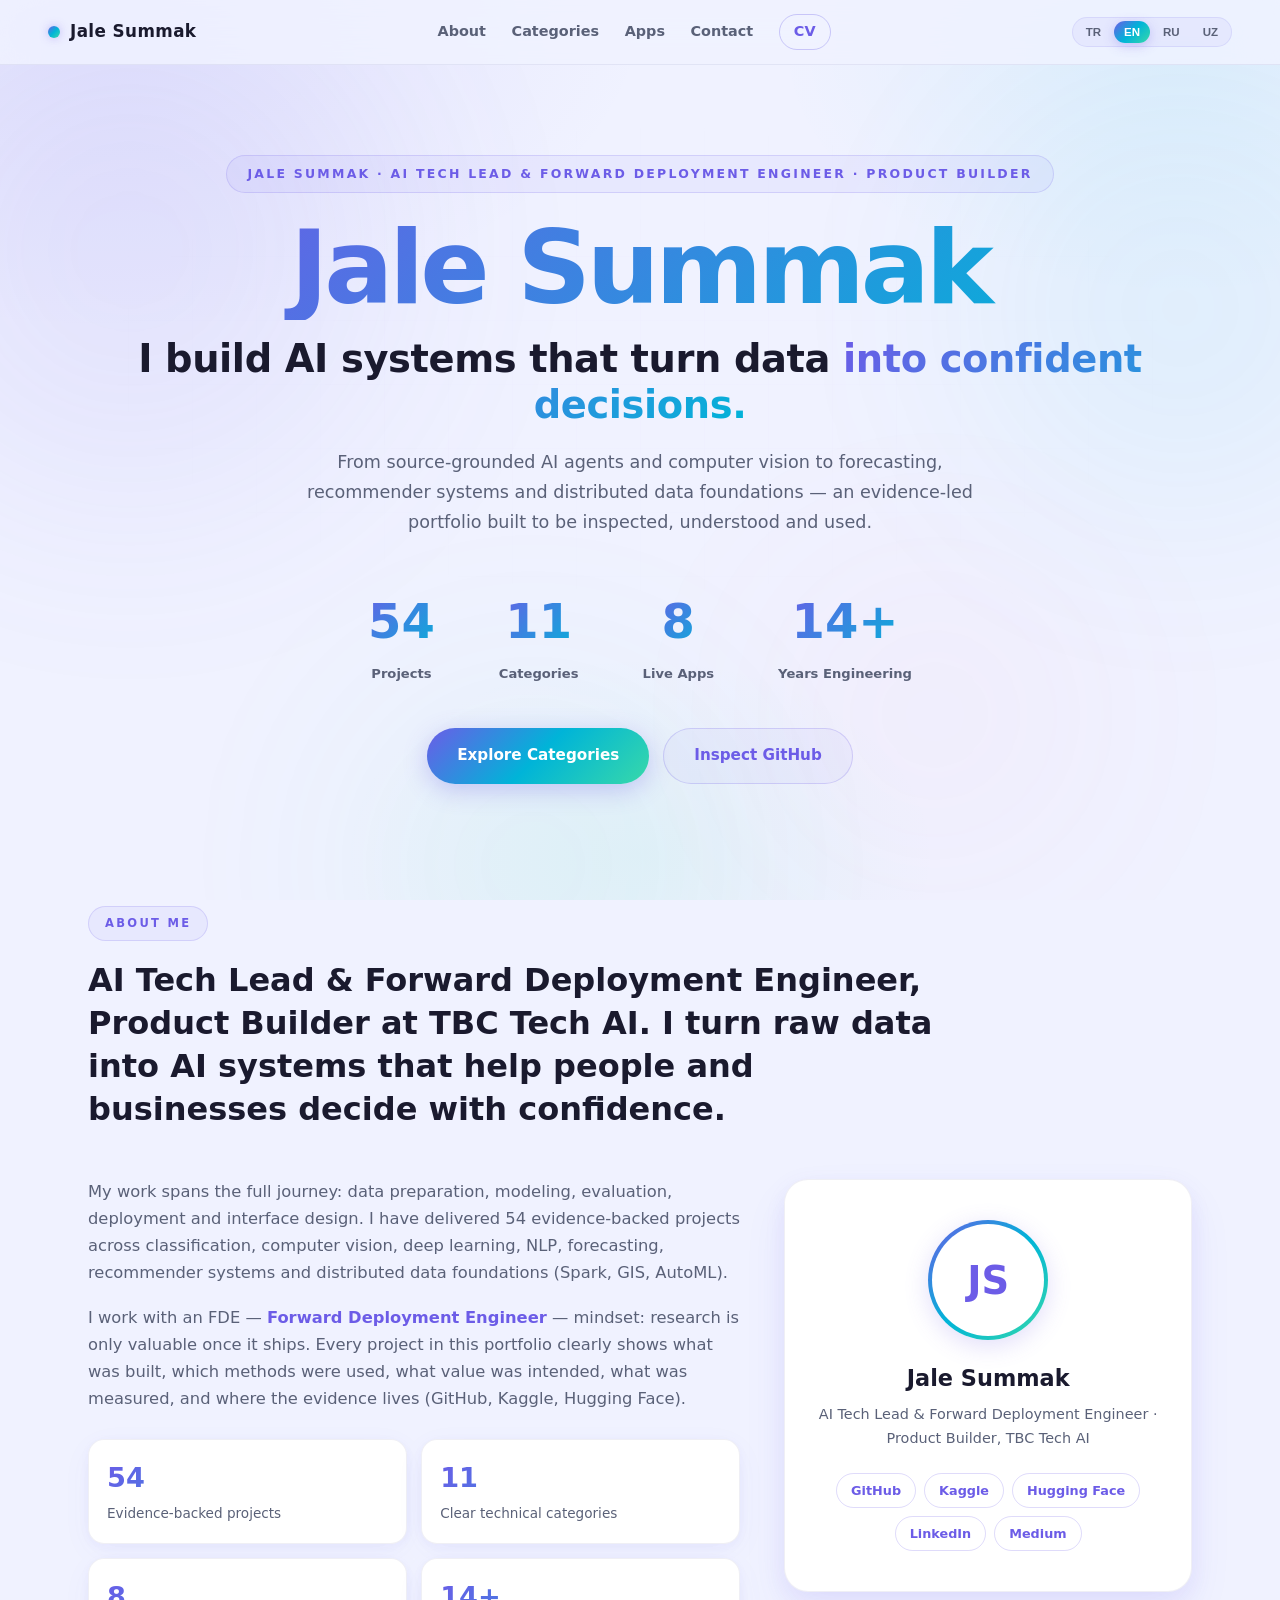
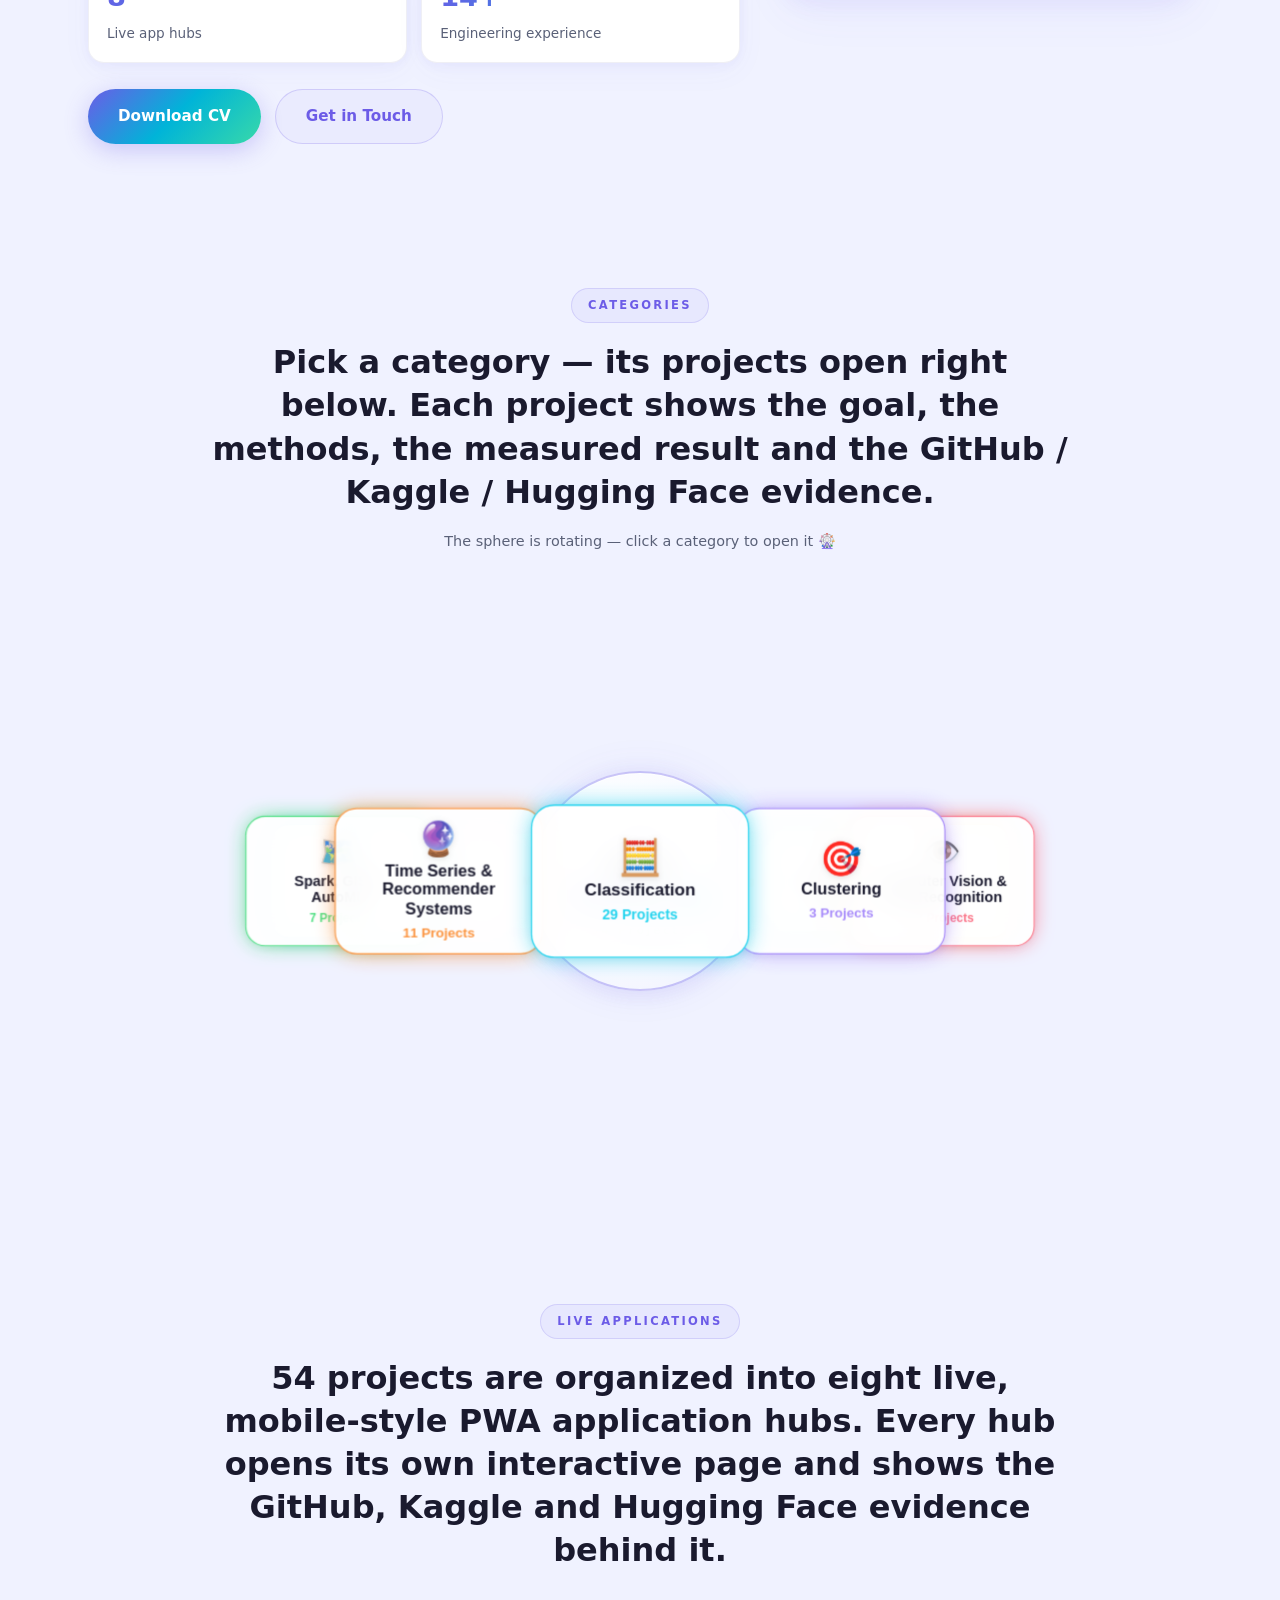
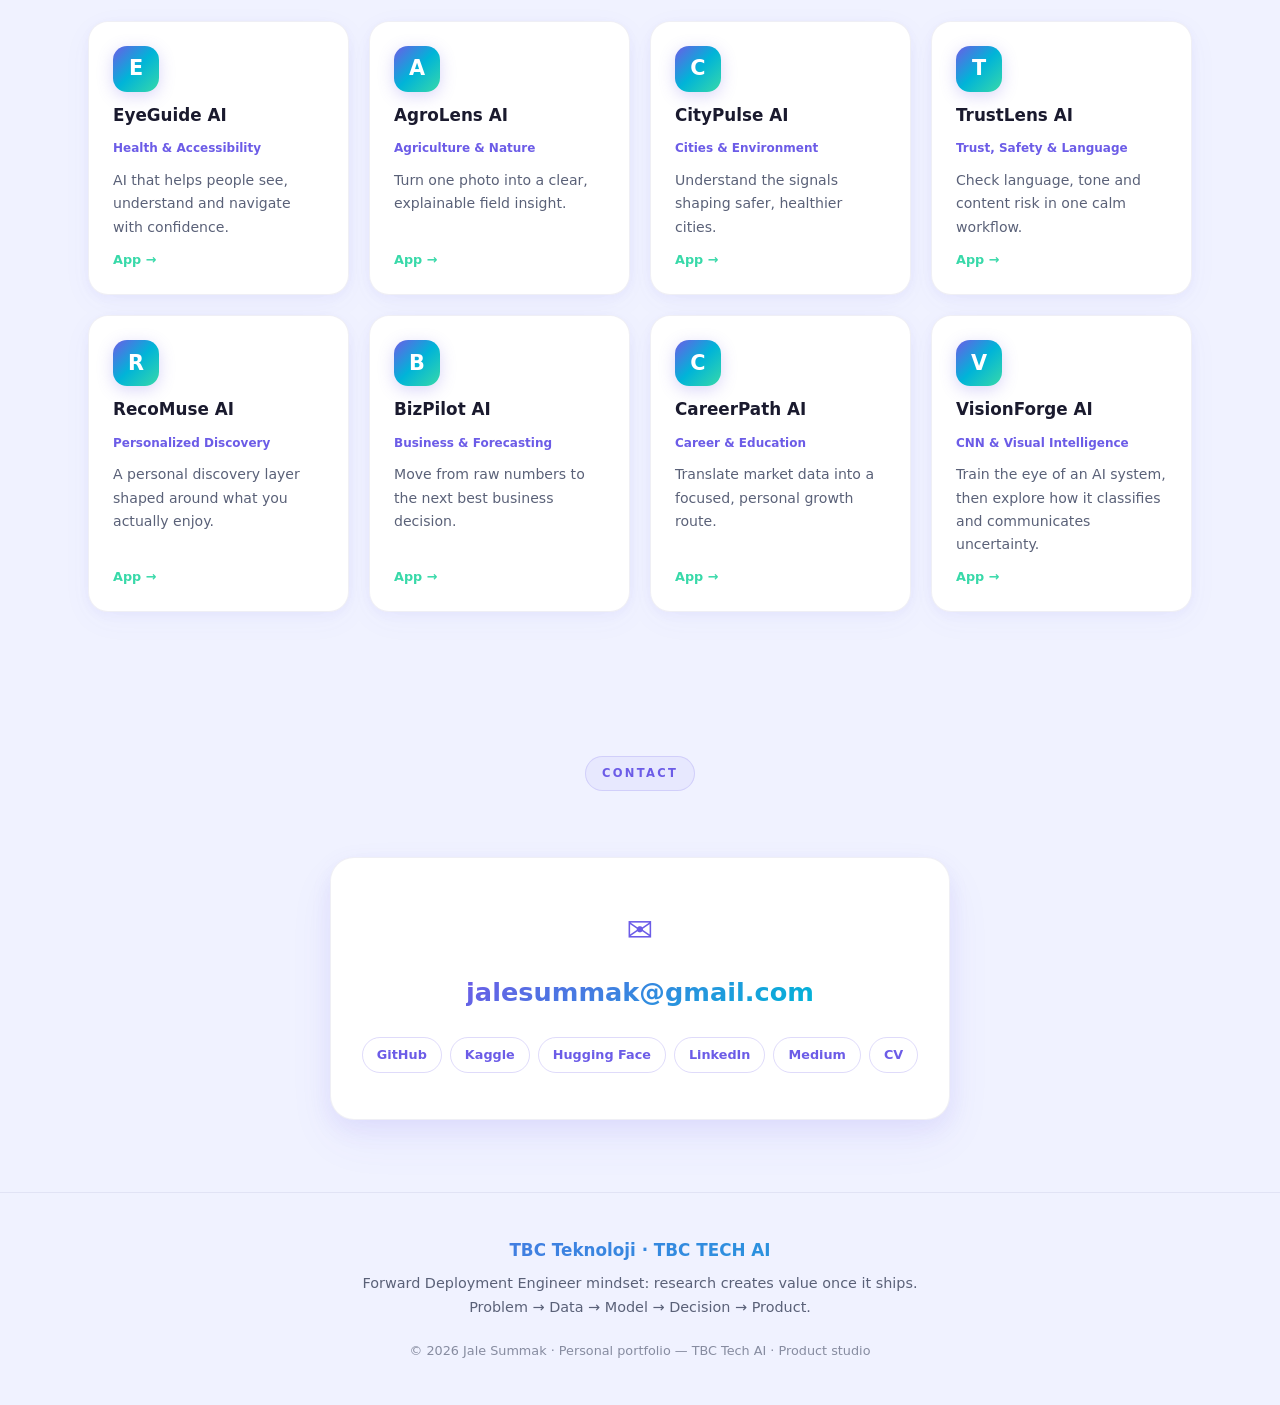
<file: index.html>
<!DOCTYPE html>
<html lang="tr">
<head>
<meta charset="UTF-8">
<meta name="viewport" content="width=device-width, initial-scale=1.0">
<title>Jale Summak — AI Tech Lead & Forward Deployment Engineer · TBC Tech AI</title>
<meta name="description" content="54 evidence-backed AI projects across 11 clear categories. Jale Summak — AI Tech Lead & Forward Deployment Engineer, TBC Tech AI. TR / EN / RU / UZ.">
<meta property="og:title" content="Jale Summak — AI Tech Lead & Forward Deployment Engineer · TBC Tech AI">
<meta property="og:description" content="54 evidence-backed AI projects across 11 clear categories.">
<meta property="og:url" content="https://jalesummak.tbctechai.com/">
<meta property="og:image" content="/og-tbc-tech-ai.png">
<meta property="og:type" content="website">
<meta name="theme-color" content="#f4f6ff">
<link rel="icon" type="image/svg+xml" href="/favicon.svg">
<link rel="manifest" href="/manifest.webmanifest">
<link rel="stylesheet" href="css/style.css">
</head>
<body>

<div class="bg" aria-hidden="true">
  <div class="orb orb-1"></div>
  <div class="orb orb-2"></div>
  <div class="orb orb-3"></div>
  <div class="orb orb-4"></div>
  <div class="grid-lines"></div>
</div>

<header class="nav">
  <a class="nav-logo" href="#top"><span class="logo-dot"></span>Jale&nbsp;Summak</a>
  <nav class="nav-links">
    <a href="#about" data-i18n="navAbout">Hakkımda</a>
    <a href="#categories" data-i18n="navCategories">Kategoriler</a>
    <a href="#apps" data-i18n="navApps">Uygulamalar</a>
    <a href="#contact" data-i18n="navContact">İletişim</a>
    <a class="nav-cv" href="/cv.pdf" data-i18n="cv">CV</a>
  </nav>
  <div class="lang" id="langToggle" role="group" aria-label="Language">
    <button data-lang="tr" class="on">TR</button>
    <button data-lang="en">EN</button>
    <button data-lang="ru">RU</button>
    <button data-lang="uz">UZ</button>
  </div>
</header>

<main id="top">

  <section class="hero">
    <div class="hero-eyebrow" data-i18n="heroEyebrow">AI SYSTEMS & PRODUCT BUILDER · TBC TECH AI</div>
    <h1 class="hero-name">Jale Summak</h1>
    <h2 class="hero-title" data-i18n="heroHeadline">Veriyi güvenle karar verebileceğiniz <em>AI sistemlerine</em> dönüştürüyorum.</h2>
    <p class="hero-intro" data-i18n="heroIntro">Kaynağa dayalı AI ajanlarından bilgisayarlı görüye; tahminleme, öneri sistemleri ve dağıtık veri temellerine uzanan, incelenebilir ve kullanılabilir bir portföy.</p>
    <div class="hero-stats">
      <div class="stat"><strong id="statProjects">54</strong><span data-i18n="statProjects">Proje</span></div>
      <div class="stat"><strong id="statCategories">11</strong><span data-i18n="statCategories">Kategori</span></div>
      <div class="stat"><strong id="statApps">8</strong><span data-i18n="statApps">Canlı Uygulama</span></div>
      <div class="stat"><strong id="statYears">14+</strong><span data-i18n="statYears">Yıl Mühendislik</span></div>
    </div>
    <div class="hero-cta">
      <a class="btn btn-primary" href="#categories" data-i18n="ctaCategories">Kategorileri Keşfet</a>
      <a class="btn btn-ghost" href="https://github.com/jalesummak" target="_blank" rel="noreferrer" data-i18n="ctaGithub">GitHub'ı İncele</a>
    </div>
  </section>

  <section class="about" id="about">
    <div class="section-head">
      <span class="section-tag" data-i18n="aboutTitle">Hakkımda</span>
      <h2 data-i18n="aboutLead">AI Tech Lead & Forward Deployment Engineer · TBC Tech AI Product Builder. Ham veriyi, insanların ve işletmelerin güvenle karar verebileceği AI sistemlerine dönüştürüyorum.</h2>
    </div>
    <div class="about-grid">
      <div class="about-text">
        <p data-i18n="aboutBody1">Çalışmalarım tüm süreci kapsar: veri hazırlama, modelleme, değerlendirme, yayınlama ve arayüz tasarımı. Sınıflandırma, bilgisayar görüsü, derin öğrenme, NLP, tahminleme, öneri sistemleri ve dağıtık veri temelleri (Spark, GIS, AutoML) üzerine 54 kanıt temelli proje ürettim.</p>
        <p data-i18n="aboutBody2">FDE — <strong>Forward Deployment Engineer</strong> — mantığıyla çalışıyorum: araştırma ancak yayına alındığında değerlidir. Bu portföydeki her proje; ne yapıldığını, hangi yöntemlerin kullanıldığını, hangi değerin hedeflendiğini, ne ölçüldüğünü ve kanıtın nerede olduğunu (GitHub, Kaggle, Hugging Face) açıkça gösterir.</p>
        <div class="about-facts">
          <div><b id="factProjects">54</b><span data-i18n="factProjects">Kanıt temelli proje</span></div>
          <div><b>11</b><span data-i18n="factCollections">Net teknik kategori</span></div>
          <div><b>8</b><span data-i18n="factApps">Canlı uygulama merkezi</span></div>
          <div><b>14+</b><span data-i18n="factEngineering">Mühendislik deneyimi</span></div>
        </div>
        <div class="about-cta">
          <a class="btn btn-primary" href="/cv.pdf" data-i18n="cvDownload">CV'yi İndir</a>
          <a class="btn btn-ghost" href="#contact" data-i18n="contactMe">İletişime Geç</a>
        </div>
      </div>
      <div class="about-card">
        <div class="avatar-ring"><span class="avatar">JS</span></div>
        <h3>Jale Summak</h3>
        <p>AI Tech Lead & Forward Deployment Engineer · Product Builder, TBC Tech AI</p>
        <div class="about-social">
          <a href="https://github.com/jalesummak" target="_blank" rel="noreferrer">GitHub</a>
          <a href="https://www.kaggle.com/jalesummak" target="_blank" rel="noreferrer">Kaggle</a>
          <a href="https://huggingface.co/jalesummak" target="_blank" rel="noreferrer">Hugging&nbsp;Face</a>
          <a href="https://www.linkedin.com/in/jalesummak" target="_blank" rel="noreferrer">LinkedIn</a>
          <a href="https://medium.com/@jalesummak" target="_blank" rel="noreferrer">Medium</a>
        </div>
      </div>
    </div>
  </section>

  <section class="categories" id="categories">
    <div class="section-head center">
      <span class="section-tag" data-i18n="catTitle">Kategoriler</span>
      <h2 data-i18n="catLead">Bir kategori seçin — ilgili projeler hemen altında açılır. Her projede amaç, yöntem, ölçülen sonuç ve GitHub / Kaggle / Hugging Face kanıtları yer alır.</h2>
      <p class="orbit-hint" data-i18n="selectHint">Küre dönüyor — seçmek için bir kategoriye tıkla</p>
    </div>

    <div class="orbit-wrap" id="orbitWrap">
      <div class="orbit" id="orbit">
        <div class="orbit-center">
          <div class="orbit-center-ico">◆</div>
          <div class="orbit-center-title">TBC<br><span>TECH AI</span></div>
          <div class="orbit-center-sub"><b id="orbitProjCount">54</b> <span data-i18n="statProjects">PROJE</span></div>
        </div>
        <div class="orbit-ring" id="orbitRing"></div>
      </div>
    </div>

    <div id="catResults" hidden></div>
  </section>

  <section class="apps" id="apps">
    <div class="section-head center">
      <span class="section-tag" data-i18n="appsTitle">Canlı Uygulamalar</span>
      <h2 data-i18n="appsLead">54 proje, 8 canlı ve mobil uyumlu uygulama merkezinde toplanır. Her merkez kendi interaktif sayfasını açar ve arkasındaki kanıtları gösterir.</h2>
    </div>
    <div class="apps-grid" id="appsGrid"></div>
  </section>

  <section class="contact" id="contact">
    <div class="section-head center">
      <span class="section-tag" data-i18n="contactTitle">İletişim</span>
    </div>
    <div class="contact-card">
      <div class="contact-ico">✉</div>
      <a class="contact-mail" href="mailto:jalesummak@gmail.com">jalesummak@gmail.com</a>
      <div class="contact-social">
        <a href="https://github.com/jalesummak" target="_blank" rel="noreferrer">GitHub</a>
        <a href="https://www.kaggle.com/jalesummak" target="_blank" rel="noreferrer">Kaggle</a>
        <a href="https://huggingface.co/jalesummak" target="_blank" rel="noreferrer">Hugging Face</a>
        <a href="https://www.linkedin.com/in/jalesummak" target="_blank" rel="noreferrer">LinkedIn</a>
        <a href="https://medium.com/@jalesummak" target="_blank" rel="noreferrer">Medium</a>
        <a href="/cv.pdf">CV</a>
      </div>
    </div>
  </section>

</main>

<footer class="footer">
  <div class="footer-fde">
    <strong data-i18n="footerFdeTitle">TBC Teknoloji · TBC TECH AI</strong>
    <p data-i18n="footerFdeText">Forward Deployment Engineer mantığı: araştırma, yayına alındığında değer üretir. Problem → Veri → Model → Karar → Ürün.</p>
  </div>
  <p class="footer-copy" data-i18n="footerCopy">© 2026 Jale Summak · Personal portfolio — TBC Tech AI · Product studio</p>
</footer>

<script src="js/data.js"></script>
<script src="js/app.js"></script>
</body>
</html>
</file>
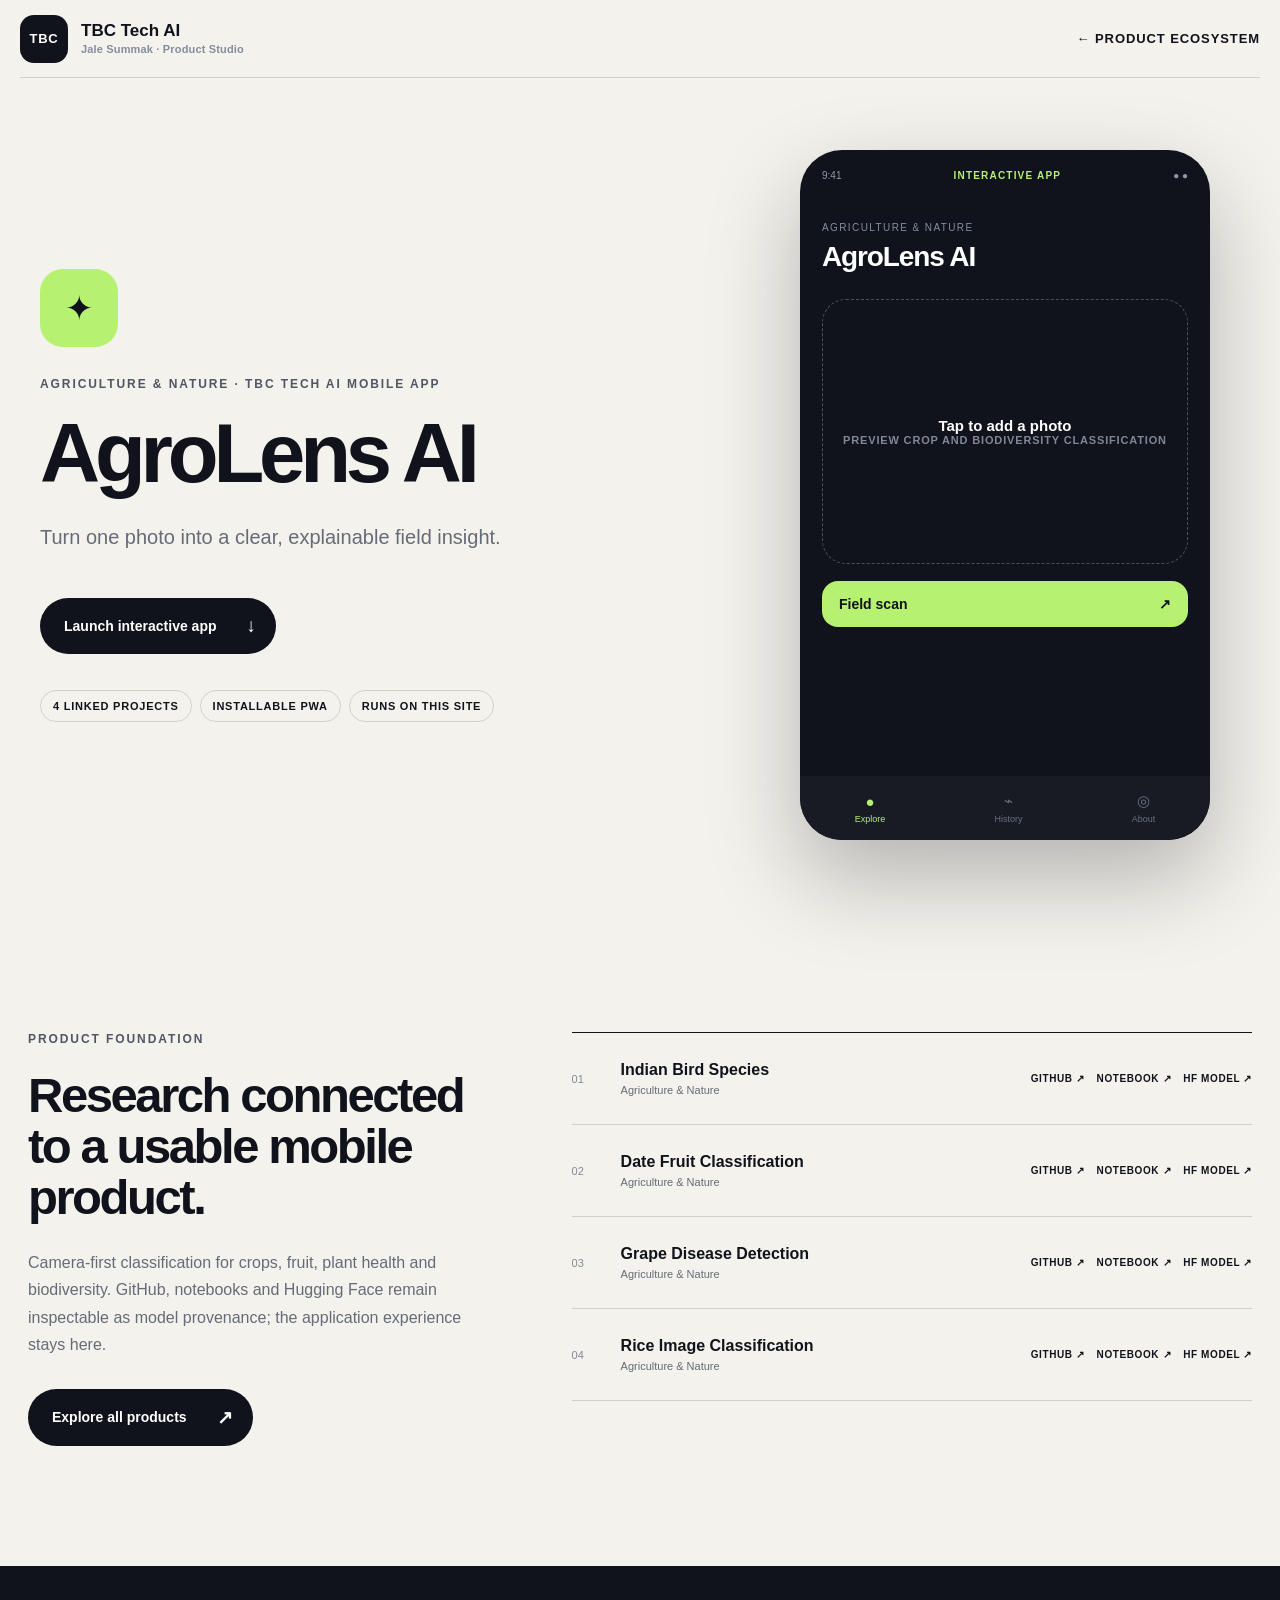
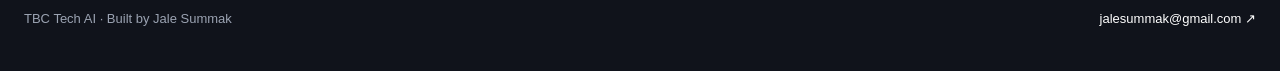
<file: apps/agro/index.html>
<!doctype html><html lang="en"><head><meta charset="utf-8"><meta name="viewport" content="width=device-width,initial-scale=1"><meta name="portfolio-version" content="jale-global-portfolio-v2"><title>AgroLens AI — TBC Tech AI</title><meta name="description" content="Jale Summak’s evidence-backed portfolio: 54 AI and data projects spanning RAG agents, computer vision, NLP, forecasting, recommender systems and applied product delivery."><meta name="theme-color" content="#0b0e14"><link rel="manifest" href="/manifest.webmanifest"><link rel="icon" href="/favicon.svg"><meta property="og:type" content="website"><meta property="og:title" content="Jale Summak — AI Systems & Product Builder"><meta property="og:description" content="Jale Summak’s evidence-backed portfolio: 54 AI and data projects spanning RAG agents, computer vision, NLP, forecasting, recommender systems and applied product delivery."><meta property="og:image" content="https://jalesummak.github.io/og-jale-systems-v2.png"><meta property="og:url" content="https://jalesummak.github.io/apps/agro/"><meta name="twitter:card" content="summary_large_image"><meta name="twitter:image" content="https://jalesummak.github.io/og-jale-systems-v2.png"><style>:root {
  --ink: #10131b;
  --deep: #0b0e14;
  --paper: #f4f2ec;
  --white: #ffffff;
  --muted: #656b78;
  --line: rgba(16, 19, 27, .15);
  --lime: #d7ff64;
  --blue: #6558f5;
  --sky: #8bd6ff;
  --radius: 26px;
}

* { box-sizing: border-box; }
html { scroll-behavior: smooth; overflow-x: clip; }
body {
  margin: 0;
  background: var(--paper);
  color: var(--ink);
  font-family: Inter, "Segoe UI Variable", "Segoe UI", Arial, sans-serif;
  font-size: 16px;
  -webkit-font-smoothing: antialiased;
  overflow-x: clip;
}
a { color: inherit; text-decoration: none; }
button, input, textarea, select { font: inherit; }
button, a { touch-action: manipulation; }
::selection { background: var(--lime); color: var(--ink); }
.section-shell { width: min(1280px, calc(100% - 56px)); margin-inline: auto; }
.is-hidden { display: none !important; }

.site-header {
  width: min(1380px, calc(100% - 40px));
  min-height: 84px;
  margin: auto;
  display: flex;
  align-items: center;
  justify-content: space-between;
  gap: 24px;
  border-bottom: 1px solid var(--line);
  position: relative;
  z-index: 20;
}
.brand { display: flex; align-items: center; gap: 13px; }
.brand > span, .footer-mark {
  display: grid;
  place-items: center;
  width: 48px;
  height: 48px;
  border-radius: 14px;
  background: var(--blue);
  color: white;
  font-size: 13px;
  font-weight: 900;
  letter-spacing: .06em;
}
.brand > strong { display: flex; flex-direction: column; gap: 4px; font-size: 17px; line-height: 1.05; }
.brand > strong small { color: var(--muted); font-size: 11px; font-weight: 650; letter-spacing: .015em; }
.site-header nav { display: flex; align-items: center; gap: 25px; }
.site-header nav a { color: #3d4350; font-size: 14px; font-weight: 650; }
.site-header nav a:hover { color: var(--blue); }
.header-actions { display: flex; align-items: center; gap: 8px; }
.lang-toggle, .mini-cta {
  min-height: 40px;
  padding: 0 15px;
  border: 1px solid var(--line);
  border-radius: 999px;
  background: transparent;
  font-size: 13px;
  font-weight: 800;
  cursor: pointer;
}
.header-actions > a.lang-toggle, .mini-cta { display: inline-flex; align-items: center; justify-content: center; }
.mini-cta { background: var(--ink); border-color: var(--ink); color: white; }

.hero {
  min-height: 780px;
  display: grid;
  grid-template-columns: minmax(0, 1.02fr) minmax(460px, .98fr);
  gap: clamp(44px, 6vw, 96px);
  align-items: center;
  padding-block: 82px 100px;
}
.eyebrow, .section-kicker {
  margin: 0 0 24px;
  color: #505663;
  font-size: 12px;
  font-weight: 850;
  letter-spacing: .16em;
  text-transform: uppercase;
}
.status-dot {
  display: inline-block;
  width: 8px;
  height: 8px;
  margin-right: 14px;
  border-radius: 50%;
  background: #31d78f;
  box-shadow: 0 0 0 6px rgba(49, 215, 143, .14);
}
.hero h1 {
  max-width: 850px;
  margin: 0;
  font-size: clamp(54px, 5.65vw, 82px);
  font-weight: 850;
  line-height: .99;
  letter-spacing: -.058em;
  text-wrap: balance;
}
.hero h1 em { color: var(--blue); font-style: normal; }
.hero-intro {
  max-width: 720px;
  margin: 34px 0;
  color: var(--muted);
  font-size: 19px;
  line-height: 1.68;
}
.hero-actions { display: flex; align-items: center; gap: 28px; }
.primary-button {
  display: inline-flex;
  align-items: center;
  justify-content: space-between;
  gap: 30px;
  padding: 17px 20px 17px 24px;
  border-radius: 999px;
  background: var(--ink);
  color: white;
  font-size: 14px;
  font-weight: 800;
}
.primary-button span { font-size: 19px; }
.text-button { padding: 10px 0; border-bottom: 1px solid var(--ink); font-size: 14px; font-weight: 800; }
.text-button span { margin-left: 10px; }
.metrics {
  display: grid;
  grid-template-columns: repeat(4, 1fr);
  gap: 14px;
  margin-top: 64px;
  padding-top: 23px;
  border-top: 1px solid var(--line);
}
.metrics div { display: flex; flex-direction: column; gap: 7px; }
.metrics strong { font-size: 34px; line-height: 1; letter-spacing: -.045em; }
.metrics span { max-width: 125px; color: var(--muted); font-size: 11px; font-weight: 700; line-height: 1.45; letter-spacing: .075em; text-transform: uppercase; }

.hero-visual { min-height: 620px; display: grid; place-items: center; position: relative; }
.hero-board {
  width: min(590px, 100%);
  min-height: 570px;
  padding: 25px;
  border: 1px solid rgba(255, 255, 255, .13);
  border-radius: 34px;
  background: var(--deep);
  color: white;
  box-shadow: 0 42px 110px rgba(25, 20, 74, .27);
  position: relative;
  z-index: 2;
  overflow: hidden;
}
.hero-board::before {
  content: "";
  width: 360px;
  height: 360px;
  position: absolute;
  right: -190px;
  top: -190px;
  border-radius: 50%;
  background: radial-gradient(circle, rgba(101, 88, 245, .78), transparent 68%);
}
.board-top, .board-foot { position: relative; z-index: 1; display: flex; align-items: center; justify-content: space-between; gap: 20px; }
.board-top { padding-bottom: 20px; border-bottom: 1px solid rgba(255, 255, 255, .12); }
.board-top span, .board-top i { font-size: 10px; font-weight: 800; font-style: normal; letter-spacing: .13em; }
.board-top span { color: var(--lime); }
.board-top i { color: #767e91; }
.board-core { position: relative; z-index: 1; padding: 52px 0 42px; }
.board-core small { color: #81899b; font-size: 11px; font-weight: 800; letter-spacing: .14em; }
.board-core strong { display: block; max-width: 480px; margin: 12px 0 16px; font-size: clamp(30px, 3vw, 43px); line-height: 1.04; letter-spacing: -.04em; }
.board-core strong i { color: var(--lime); font-style: normal; }
.board-core p { margin: 0; color: #aeb5c3; font-size: 15px; }
.board-grid { display: grid; grid-template-columns: 1fr 1fr; gap: 9px; position: relative; z-index: 1; }
.board-grid div { min-height: 112px; padding: 16px; border: 1px solid rgba(255, 255, 255, .1); background: rgba(255, 255, 255, .045); }
.board-grid span { display: block; margin-bottom: 16px; color: var(--lime); font-size: 10px; font-weight: 850; }
.board-grid b { display: block; font-size: 18px; }
.board-grid small { display: block; margin-top: 6px; color: #8890a1; font-size: 12px; }
.board-foot { margin-top: 25px; color: #8e96a7; font-size: 11px; }
.board-foot span { display: flex; align-items: center; gap: 8px; }
.board-foot span i { width: 7px; height: 7px; border-radius: 50%; background: #31d78f; }
.board-foot strong { color: white; font-size: 12px; }
.board-orbit { position: absolute; border: 1px solid rgba(101, 88, 245, .26); border-radius: 50%; }
.orbit-a { width: 660px; height: 420px; transform: rotate(17deg); }
.orbit-b { width: 420px; height: 670px; transform: rotate(-22deg); }

.section-heading { display: grid; grid-template-columns: minmax(0, 1fr) minmax(320px, 440px); align-items: end; gap: 56px; margin-bottom: 54px; }
.section-heading h2, .about-grid h2 {
  max-width: 800px;
  margin: 0;
  font-size: clamp(42px, 5vw, 68px);
  line-height: 1;
  letter-spacing: -.052em;
  text-wrap: balance;
}
.section-heading h2 em { color: var(--blue); font-style: normal; }
.section-heading > p { margin: 0; color: var(--muted); font-size: 17px; line-height: 1.68; }

.flagship-section { padding: 118px 0; background: var(--deep); color: white; }
.flagship-section .section-kicker { color: var(--lime); }
.flagship-section .section-heading > p { color: #a3abba; }
.flagship-section .section-heading h2 em { color: var(--lime); }
.flagship-grid { display: grid; grid-template-columns: 1fr 1fr; gap: 16px; }
.flagship-card {
  min-height: 390px;
  padding: 28px;
  border: 1px solid rgba(255, 255, 255, .14);
  border-radius: var(--radius);
  background: #141822;
  display: flex;
  flex-direction: column;
  justify-content: space-between;
  position: relative;
  overflow: hidden;
  transition: transform .22s ease, border-color .22s ease;
}
.flagship-card::after { content: ""; width: 190px; height: 190px; position: absolute; right: -90px; top: -90px; border-radius: 50%; background: var(--accent); filter: blur(65px); opacity: .25; }
.flagship-card:hover { transform: translateY(-5px); border-color: var(--accent); }
.flagship-primary { background: var(--lime); color: var(--ink); border-color: var(--lime); }
.flagship-primary::after { background: white; opacity: .45; }
.flagship-top { display: flex; justify-content: space-between; gap: 20px; position: relative; z-index: 1; }
.flagship-top span, .flagship-top b { font-size: 11px; letter-spacing: .13em; }
.flagship-top span { opacity: .62; }
.flagship-top b { color: var(--accent); text-align: right; }
.flagship-primary .flagship-top b { color: var(--ink); }
.flagship-card h3 { max-width: 520px; margin: 70px 0 13px; font-size: clamp(31px, 3vw, 48px); line-height: .98; letter-spacing: -.045em; }
.flagship-card p { max-width: 610px; margin: 0; color: #a5adbb; font-size: 16px; line-height: 1.55; }
.flagship-primary p { color: #3f473b; }
.flagship-proof { display: flex; align-items: flex-end; justify-content: space-between; gap: 18px; margin-top: 34px; padding-top: 18px; border-top: 1px solid rgba(255, 255, 255, .15); }
.flagship-primary .flagship-proof { border-color: rgba(16, 19, 27, .2); }
.flagship-proof span { max-width: 70%; color: #8f98a8; font-size: 13px; line-height: 1.45; }
.flagship-primary .flagship-proof span { color: #4e564a; }
.flagship-proof strong { color: var(--accent); font-size: 11px; letter-spacing: .11em; }
.flagship-primary .flagship-proof strong { color: var(--ink); }
.flagship-card > a { display: flex; align-items: center; justify-content: space-between; margin-top: 24px; padding-top: 17px; border-top: 1px solid rgba(255, 255, 255, .15); font-size: 14px; font-weight: 850; }
.flagship-primary > a { border-color: rgba(16, 19, 27, .2); }

.toolkit-section, .product-section { padding-block: 122px; }
.toolkit-grid { display: grid; grid-template-columns: 1fr 1fr; border-top: 1px solid var(--ink); }
.toolkit-grid article { min-height: 245px; display: grid; grid-template-columns: 58px 1fr; gap: 20px; padding: 30px 28px 35px 0; border-bottom: 1px solid var(--line); }
.toolkit-grid article:nth-child(odd) { border-right: 1px solid var(--line); }
.toolkit-grid article:nth-child(even) { padding-left: 28px; }
.toolkit-grid article > span { color: var(--blue); font-size: 13px; font-weight: 850; }
.toolkit-grid small { color: var(--blue); font-size: 11px; font-weight: 850; letter-spacing: .12em; }
.toolkit-grid h3 { margin: 14px 0 12px; font-size: 28px; letter-spacing: -.035em; }
.toolkit-grid p { max-width: 500px; margin: 0; color: var(--muted); font-size: 15px; line-height: 1.68; }

.category-grid { display: grid; grid-template-columns: repeat(4, 1fr); gap: 14px; }
.category-card {
  min-height: 365px;
  padding: 24px;
  border: 1px solid var(--line);
  border-radius: var(--radius);
  background: rgba(255, 255, 255, .55);
  display: flex;
  flex-direction: column;
  position: relative;
  overflow: hidden;
  transition: transform .22s ease, box-shadow .22s ease, background .22s ease;
}
.category-card::before { content: ""; width: 160px; height: 160px; position: absolute; right: -60px; top: -50px; border-radius: 50%; background: var(--accent); filter: blur(58px); opacity: .23; }
.category-card:hover { transform: translateY(-5px); background: white; box-shadow: 0 22px 60px rgba(20, 24, 40, .09); }
.card-index { color: var(--muted); font-size: 11px; font-weight: 800; letter-spacing: .15em; }
.category-icon { width: 64px; height: 64px; margin: 34px 0; border-radius: 20px; background: var(--accent); display: grid; place-items: center; font-size: 29px; }
.category-card > p { margin: 0 0 9px; color: var(--muted); font-size: 12px; font-weight: 750; letter-spacing: .1em; text-transform: uppercase; }
.category-card h3 { margin: 0 0 13px; font-size: 27px; line-height: 1.04; letter-spacing: -.038em; }
.category-description { color: var(--muted); font-size: 14px; line-height: 1.6; }
.category-footer { margin-top: auto; padding-top: 20px; border-top: 1px solid var(--line); display: flex; align-items: center; justify-content: space-between; }
.category-footer > span { font-size: 12px; font-weight: 750; letter-spacing: .08em; text-transform: uppercase; }
.category-footer a { width: 38px; height: 38px; border-radius: 50%; background: var(--ink); color: white; display: grid; place-items: center; }
.category-card:last-child { background: var(--ink); color: white; }
.category-card:last-child .category-description, .category-card:last-child > p, .category-card:last-child .card-index { color: #a2a9b7; }
.category-card:last-child .category-footer { border-color: rgba(255, 255, 255, .15); }

.mobile-suite { padding: 120px 0; background: var(--deep); color: white; }
.mobile-suite .section-kicker { color: var(--sky); }
.section-heading.light > p { color: #9ca4b5; }
.suite-list { border-top: 1px solid rgba(255, 255, 255, .16); }
.suite-row { display: grid; grid-template-columns: 56px 74px 1fr 160px; gap: 16px; align-items: center; padding: 27px 6px; border-bottom: 1px solid rgba(255, 255, 255, .14); transition: background .18s, padding .18s; }
.suite-row:hover { padding-inline: 16px; background: rgba(255, 255, 255, .045); }
.suite-number { color: #747d8f; font-size: 11px; }
.suite-symbol { width: 52px; height: 52px; border-radius: 16px; background: var(--accent); color: var(--ink); display: grid; place-items: center; font-size: 22px; }
.suite-name { display: flex; flex-direction: column; gap: 6px; }
.suite-name strong { font-size: 23px; }
.suite-name small { max-width: 720px; color: #929bac; font-size: 14px; line-height: 1.5; }
.suite-link { color: var(--accent); font-size: 12px; font-weight: 850; letter-spacing: .08em; text-align: right; text-transform: uppercase; }

.explorer-section {
  width: min(1380px, calc(100% - 24px));
  margin-block: 54px 120px;
  padding: 78px clamp(24px, 4vw, 58px) 70px;
  border-radius: 42px;
  background: var(--deep);
  color: white;
  position: relative;
  overflow: hidden;
  isolation: isolate;
}
.explorer-section::before { content: ""; width: 680px; height: 680px; position: absolute; z-index: -1; right: -310px; top: -420px; border-radius: 50%; background: radial-gradient(circle, rgba(101, 88, 245, .45), transparent 69%); }
.atlas-signature { display: flex; align-items: center; gap: 15px; margin-bottom: 50px; color: #9aa3b3; font-size: 11px; font-weight: 850; letter-spacing: .15em; }
.atlas-signature i { height: 1px; flex: 1; background: linear-gradient(90deg, rgba(255, 255, 255, .16), rgba(215, 255, 100, .72)); }
.explorer-section .section-heading { align-items: start; margin-bottom: 54px; }
.explorer-section .section-kicker { color: var(--lime); }
.explorer-section .section-heading h2 { font-size: clamp(50px, 6.3vw, 88px); line-height: .91; }
.explorer-section .section-heading h2 em { color: var(--lime); }
.explorer-section .section-heading > p { color: #a6aebd; }
.capability-overview { display: grid; grid-template-columns: 1fr 1fr; gap: 12px; margin-bottom: 38px; }
.capability-card {
  width: 100%;
  min-height: 190px;
  padding: 22px;
  border: 1px solid rgba(255, 255, 255, .14);
  border-radius: 22px;
  background: rgba(255, 255, 255, .04);
  color: white;
  display: grid;
  grid-template-columns: 30px 54px minmax(0, 1fr) auto;
  gap: 14px;
  align-items: start;
  text-align: left;
  cursor: pointer;
  transition: transform .18s, border-color .18s, background .18s;
}
.capability-card:hover { transform: translateY(-3px); border-color: var(--accent); background: rgba(255, 255, 255, .07); }
.capability-card.active { border-color: var(--accent); background: linear-gradient(145deg, color-mix(in srgb, var(--accent) 17%, var(--deep)), rgba(255, 255, 255, .045)); }
.capability-index { padding-top: 6px; color: #7f889a; font-size: 10px; font-weight: 850; letter-spacing: .14em; }
.capability-icon { width: 50px; height: 50px; border-radius: 15px; background: var(--accent); color: var(--ink); display: grid; place-items: center; font-size: 21px; }
.capability-copy { min-width: 0; display: flex; flex-direction: column; }
.capability-copy strong { font-size: 19px; line-height: 1.2; letter-spacing: -.025em; }
.capability-copy small { margin-top: 10px; color: #a9b1bf; font-size: 14px; line-height: 1.55; }
.capability-copy i { margin-top: 13px; color: var(--accent); font-size: 12px; font-style: normal; line-height: 1.45; }
.capability-count { color: var(--accent); font-size: 27px; font-weight: 850; line-height: .9; text-align: right; }
.capability-count small { display: block; margin-top: 8px; color: #7e8798; font-size: 9px; font-weight: 750; letter-spacing: .1em; text-transform: uppercase; }
.all-capability { grid-column: 1 / -1; min-height: 130px; align-items: center; }
.all-capability .capability-copy small { max-width: 700px; }
.project-tools { display: flex; align-items: center; justify-content: space-between; gap: 24px; margin-bottom: 32px; padding-bottom: 24px; border-bottom: 1px solid rgba(255, 255, 255, .14); }
.active-filter { display: flex; align-items: baseline; gap: 10px; flex-wrap: wrap; }
.active-filter span, .active-filter small { color: #8b94a5; font-size: 11px; font-weight: 750; letter-spacing: .09em; text-transform: uppercase; }
.active-filter strong { color: var(--lime); font-size: 19px; }
.search-box { width: 310px; padding: 10px 0; border-bottom: 1px solid rgba(255, 255, 255, .45); display: flex; align-items: center; gap: 10px; color: white; }
.search-box input { width: 100%; border: 0; outline: 0; background: transparent; color: white; font-size: 14px; }
.search-box input::placeholder { color: #7f889a; }
.project-list { display: grid; grid-template-columns: 1fr 1fr; gap: 16px; }
.project-row {
  min-height: 520px;
  display: grid;
  grid-template-columns: 138px minmax(0, 1fr);
  border-radius: 26px;
  background: #f8f7f2;
  color: var(--ink);
  overflow: hidden;
  box-shadow: 0 16px 48px rgba(0, 0, 0, .16);
  transition: transform .2s ease, box-shadow .2s ease;
}
.project-row:hover { transform: translateY(-5px); box-shadow: 0 26px 70px rgba(0, 0, 0, .25); }
.project-row.is-hidden { display: none; }
.project-visual { padding: 20px 17px; background: linear-gradient(145deg, var(--accent), rgba(255, 255, 255, .78)); display: flex; flex-direction: column; justify-content: space-between; position: relative; overflow: hidden; }
.project-visual::after { content: ""; position: absolute; inset: 0; background: repeating-linear-gradient(135deg, transparent 0 20px, rgba(16, 19, 27, .05) 20px 21px); }
.project-visual > * { position: relative; z-index: 1; }
.project-visual .project-number { color: rgba(16, 19, 27, .62); font-size: 11px; font-weight: 850; letter-spacing: .14em; }
.project-visual b { align-self: center; margin-block: auto; font-family: "Segoe UI Symbol", sans-serif; font-size: 54px; line-height: 1; }
.project-visual small { font-size: 10px; font-weight: 900; letter-spacing: .13em; text-transform: uppercase; }
.project-card-body { padding: 26px 23px 23px; display: flex; flex-direction: column; gap: 23px; }
.project-title { display: flex; flex-direction: column; gap: 9px; }
.project-tags { display: flex; flex-wrap: wrap; gap: 6px; }
.project-tags span { padding: 6px 8px; border-radius: 999px; background: color-mix(in srgb, var(--accent) 25%, white); font-size: 10px; font-weight: 850; letter-spacing: .06em; text-transform: uppercase; }
.project-title strong { font-size: 28px; line-height: 1.03; letter-spacing: -.042em; }
.project-title small { color: var(--muted); font-size: 11px; font-weight: 750; letter-spacing: .1em; text-transform: uppercase; }
.project-evidence { display: flex; flex-direction: column; gap: 14px; }
.project-evidence p { margin: 0; color: #555d6b; font-size: 14px; line-height: 1.58; }
.project-evidence p b { display: block; margin-bottom: 5px; color: #8e949f; font-size: 10px; letter-spacing: .13em; }
.project-evidence .project-result { color: #252b36; }
.metric-chip { align-self: flex-start; display: inline-flex; padding: 8px 10px; border-radius: 10px; background: var(--accent); font-size: 12px; }
.project-links { display: flex; flex-wrap: wrap; gap: 8px; margin-top: auto; }
.project-links a, .private-pill { min-height: 34px; padding: 8px 10px; border: 1px solid rgba(16, 19, 27, .16); border-radius: 999px; display: inline-flex; align-items: center; font-size: 11px; font-weight: 850; line-height: 1; letter-spacing: .05em; text-transform: uppercase; }
.project-links a:hover { border-color: var(--ink); background: white; }
.project-links .app-link { margin-left: auto; background: var(--ink); border-color: var(--ink); color: white; }
.project-links .app-link:hover { background: var(--blue); border-color: var(--blue); }
.private-pill { background: #e7e4dc; color: #646b76; }
.empty-state { grid-column: 1 / -1; padding: 48px 0; color: #a7afbd; font-size: 15px; }

.about-section { padding: 116px 0; background: var(--lime); }
.about-grid { display: grid; grid-template-columns: 1fr 1fr; gap: 90px; }
.about-grid > div:last-child > p { margin: 33px 0; color: #353c32; font-size: 21px; line-height: 1.65; }
.capability-tags { display: flex; flex-wrap: wrap; gap: 9px; }
.capability-tags span { padding: 10px 13px; border: 1px solid rgba(16, 19, 27, .3); border-radius: 999px; font-size: 12px; font-weight: 750; letter-spacing: .07em; text-transform: uppercase; }
.proof-grid { display: grid; grid-template-columns: repeat(4, 1fr); gap: 13px; margin-top: 40px; }
.proof-grid div { padding-top: 16px; border-top: 1px solid rgba(16, 19, 27, .28); }
.proof-grid strong { display: block; font-size: 29px; letter-spacing: -.04em; }
.proof-grid span { display: block; margin-top: 6px; color: #4d5549; font-size: 11px; font-weight: 750; line-height: 1.45; letter-spacing: .07em; text-transform: uppercase; }

.site-footer { min-height: 380px; display: flex; align-items: center; justify-content: space-between; gap: 50px; }
.site-footer > div { max-width: 850px; display: grid; grid-template-columns: 52px 1fr; align-items: center; gap: 0 20px; }
.site-footer h2 { margin: 0; font-size: clamp(40px, 4.5vw, 64px); letter-spacing: -.05em; }
.site-footer > div > a { grid-column: 2; width: fit-content; margin-top: 12px; border-bottom: 1px solid; font-size: 15px; }
.footer-socials { grid-column: 2; display: flex; flex-wrap: wrap; gap: 15px; margin-top: 18px; }
.footer-socials a { border-bottom: 1px solid transparent; font-size: 12px; font-weight: 800; letter-spacing: .07em; text-transform: uppercase; }
.footer-socials a:hover { border-color: var(--ink); }
.site-footer > p { color: var(--muted); font-size: 12px; line-height: 1.75; text-align: right; }
.site-footer > p strong { color: var(--ink); }

/* Interactive product pages */
.product-page { min-height: 100vh; background: var(--paper); }
.product-header { width: min(1320px, calc(100% - 40px)); min-height: 78px; margin: auto; border-bottom: 1px solid var(--line); display: flex; align-items: center; justify-content: space-between; }
.product-header > a:last-child { font-size: 13px; font-weight: 800; letter-spacing: .07em; text-transform: uppercase; }
.product-page .brand > span { background: var(--ink); }
.product-page .brand > strong small { color: #858c9d; }
.product-hero { width: min(1200px, calc(100% - 56px)); min-height: 770px; margin: auto; padding: 72px 0; display: grid; grid-template-columns: 1fr 440px; align-items: center; gap: 94px; }
.product-symbol { width: 78px; height: 78px; margin-bottom: 30px; border-radius: 23px; background: var(--accent); display: grid; place-items: center; font-size: 34px; }
.product-hero-copy h1 { margin: 0 0 28px; font-size: clamp(56px, 6.5vw, 94px); line-height: .94; letter-spacing: -.062em; }
.product-hero-copy > p:not(.eyebrow) { max-width: 660px; color: var(--muted); font-size: 20px; line-height: 1.64; }
.product-launch { margin: 24px 0 4px; }
.product-meta { display: flex; flex-wrap: wrap; gap: 8px; margin-top: 32px; }
.product-meta span { padding: 9px 12px; border: 1px solid var(--line); border-radius: 999px; font-size: 11px; font-weight: 750; letter-spacing: .07em; text-transform: uppercase; }
.demo-shell { width: 410px; min-height: 690px; padding: 20px 22px 76px; border-radius: 42px; background: var(--ink); color: white; position: relative; overflow: hidden; box-shadow: 0 38px 90px rgba(16, 19, 27, .28); }
.demo-status { display: flex; justify-content: space-between; color: #9097a7; font-size: 10px; }
.demo-status b { color: var(--accent); letter-spacing: .12em; }
.demo-title { margin: 36px 0 26px; }
.demo-title small { color: #858d9f; font-size: 10px; letter-spacing: .14em; text-transform: uppercase; }
.demo-title h2 { margin: 6px 0; font-size: 28px; letter-spacing: -.04em; }
.demo-content { display: flex; flex-direction: column; gap: 17px; }
.demo-content label { display: flex; flex-direction: column; gap: 8px; color: #a5acba; font-size: 12px; font-weight: 750; letter-spacing: .07em; text-transform: uppercase; }
.demo-content label output { color: var(--accent); font-size: 14px; font-weight: 850; }
.demo-content textarea, .demo-content select { width: 100%; padding: 15px; border: 1px solid rgba(255, 255, 255, .14); border-radius: 16px; outline: 0; background: #1b1f29; color: white; resize: none; font-size: 14px; line-height: 1.5; }
.demo-content input[type=range] { width: 100%; accent-color: var(--accent); }
.demo-primary, .demo-secondary { padding: 15px 17px; border: 0; border-radius: 16px; background: var(--accent); color: var(--ink); display: flex; justify-content: space-between; font-size: 14px; font-weight: 850; cursor: pointer; }
.result-panel { padding: 18px; border: 1px solid rgba(255, 255, 255, .13); border-radius: 20px; background: #191d26; animation: rise .3s ease; }
.result-panel.always { animation: none; }
.result-label { display: block; margin-bottom: 8px; color: var(--accent); font-size: 10px; font-weight: 800; letter-spacing: .13em; }
.result-panel > strong { display: block; font-size: 25px; letter-spacing: -.03em; }
.result-panel > small, .result-panel > p { margin: 6px 0; color: #969daf; font-size: 12px; line-height: 1.55; }
.risk-bar { height: 7px; margin: 15px 0; border-radius: 99px; background: #2a2f3b; overflow: hidden; }
.risk-bar i { display: block; height: 100%; border-radius: 99px; background: var(--accent); }
.result-grid { display: grid; grid-template-columns: repeat(3, 1fr); gap: 7px; }
.result-grid b { display: block; margin-bottom: 4px; font-size: 13px; }
.result-grid span { color: #7f8798; font-size: 10px; }
.mini-chart { height: 90px; margin-top: 16px; display: flex; align-items: flex-end; gap: 7px; }
.mini-chart i { flex: 1; border-radius: 5px 5px 2px 2px; background: linear-gradient(var(--accent), rgba(255, 255, 255, .12)); }
.choice-row { display: flex; gap: 7px; }
.choice-row button { flex: 1; padding: 11px 6px; border: 1px solid rgba(255, 255, 255, .13); border-radius: 12px; background: #1b1f29; color: #a1a8b7; font-size: 11px; cursor: pointer; }
.choice-row button.selected { background: var(--accent); color: var(--ink); }
.recommendation { padding: 12px 0; border-bottom: 1px solid rgba(255, 255, 255, .09); display: grid; grid-template-columns: 28px 1fr auto; align-items: center; }
.recommendation span { color: #737c8e; font-size: 10px; }
.recommendation strong { font-size: 13px; }
.recommendation i { color: var(--accent); font-size: 11px; font-style: normal; }
.city-score { height: 135px; border-radius: 22px; background: var(--accent); color: var(--ink); display: grid; place-content: center; text-align: center; }
.city-score span { font-size: 10px; letter-spacing: .14em; }
.city-score strong { font-size: 56px; line-height: 1; }
.city-score small { font-size: 11px; }
.signal-list { padding: 8px 15px; border: 1px solid rgba(255, 255, 255, .13); border-radius: 18px; }
.signal-list span { padding: 12px 0; border-bottom: 1px solid rgba(255, 255, 255, .09); display: flex; justify-content: space-between; font-size: 12px; }
.signal-list span:last-child { border: 0; }
.signal-list i { color: var(--accent); font-style: normal; }
.upload-zone { min-height: 265px; padding: 17px; border: 1px dashed rgba(255, 255, 255, .26); border-radius: 24px; display: flex !important; align-items: center; justify-content: center; text-align: center; overflow: hidden; cursor: pointer; }
.upload-zone b { color: white; font-size: 15px; letter-spacing: 0; text-transform: none; }
.upload-zone span { color: #7f8798; font-size: 11px; }
.upload-zone input { position: absolute; opacity: 0; pointer-events: none; }
.upload-zone img { width: 100%; height: 230px; object-fit: cover; border-radius: 18px; }
.upload-zone.has-image { padding: 7px; }
.demo-bottom { height: 64px; position: absolute; inset: auto 0 0; background: #181b23; display: flex; align-items: center; justify-content: space-around; }
.demo-bottom span { color: #676f80; font-size: 15px; display: flex; flex-direction: column; align-items: center; gap: 4px; }
.demo-bottom small { font-size: 9px; }
.demo-bottom .active { color: var(--accent); }
.demo-note { margin: 0; color: #8b93a4; font-size: 11px; line-height: 1.55; }
.install-button { width: 100%; padding: 13px; border: 1px solid rgba(255, 255, 255, .15); border-radius: 14px; background: transparent; color: white; font-size: 12px; font-weight: 800; cursor: pointer; }
.product-disclaimer { padding: 13px 15px; border-radius: 15px; background: #ece9df; color: #656a74; font-size: 11px; line-height: 1.55; }
.product-details { padding: 120px 0; display: grid; grid-template-columns: .8fr 1.2fr; gap: 90px; }
.product-details h2 { margin: 0 0 26px; font-size: 49px; line-height: 1.04; letter-spacing: -.05em; }
.product-details > div:first-child > p:not(.section-kicker) { margin-bottom: 30px; color: var(--muted); font-size: 16px; line-height: 1.72; }
.product-projects { border-top: 1px solid var(--ink); }
.product-projects article { min-height: 92px; padding: 12px 0; border-bottom: 1px solid var(--line); display: grid; grid-template-columns: 36px 1fr auto; align-items: center; gap: 13px; }
.product-projects article > span { color: #858b98; font-size: 11px; }
.product-projects article > div:nth-child(2) { display: flex; flex-direction: column; gap: 5px; }
.product-projects strong { font-size: 16px; }
.product-projects small { color: var(--muted); font-size: 11px; }
.product-projects article > div:last-child { display: flex; flex-wrap: wrap; gap: 12px; }
.product-projects a, .product-projects .private-pill { font-size: 10px; font-weight: 800; letter-spacing: .06em; text-transform: uppercase; }
.product-footer { min-height: 105px; padding: 0 max(24px, calc((100% - 1280px) / 2)); background: var(--ink); color: #9ba3b2; display: flex; align-items: center; justify-content: space-between; font-size: 13px; }
.product-footer a { color: white; }

@keyframes rise { from { opacity: 0; transform: translateY(8px); } to { opacity: 1; transform: none; } }

@media (max-width: 1160px) {
  .site-header nav { gap: 16px; }
  .site-header nav a { font-size: 12px; }
  .hero { grid-template-columns: 1fr; }
  .hero-copy { max-width: 900px; }
  .hero-visual { min-height: 650px; }
  .category-grid { grid-template-columns: 1fr 1fr; }
  .project-list { grid-template-columns: 1fr; }
  .project-row { grid-template-columns: 170px minmax(0, 1fr); min-height: 455px; }
  .product-hero { grid-template-columns: 1fr; justify-items: center; }
  .product-hero-copy { text-align: center; }
  .product-meta { justify-content: center; }
  .product-details { grid-template-columns: 1fr; }
}

@media (max-width: 820px) {
  .section-shell { width: min(100% - 30px, 1280px); }
  .site-header { width: calc(100% - 24px); min-height: 70px; }
  .site-header nav { display: none; }
  .mini-cta { display: none; }
  .brand > span { width: 43px; height: 43px; }
  .brand > strong { font-size: 15px; }
  .brand > strong small { display: none; }
  .header-actions > a.lang-toggle { display: none; }
  .hero { min-height: auto; padding-block: 64px 80px; gap: 45px; }
  .hero h1 { font-size: clamp(44px, 12vw, 64px); }
  .hero-intro { font-size: 17px; }
  .hero-actions { align-items: flex-start; flex-direction: column; gap: 13px; }
  .metrics { grid-template-columns: 1fr 1fr; gap: 24px; margin-top: 48px; }
  .hero-visual { min-height: auto; }
  .hero-board { min-height: 520px; border-radius: 26px; }
  .board-core { padding: 40px 0 34px; }
  .board-core strong { font-size: 31px; }
  .board-grid div { min-height: 105px; }
  .board-orbit { display: none; }
  .section-heading { grid-template-columns: 1fr; gap: 24px; margin-bottom: 38px; }
  .section-heading h2, .about-grid h2 { font-size: 43px; }
  .section-heading > p { font-size: 16px; }
  .flagship-section, .toolkit-section, .product-section, .mobile-suite { padding-block: 84px; }
  .flagship-grid, .toolkit-grid, .category-grid, .capability-overview { grid-template-columns: 1fr; }
  .flagship-card { min-height: 350px; }
  .toolkit-grid article, .toolkit-grid article:nth-child(even) { min-height: 215px; padding: 26px 0; border-right: 0; }
  .category-card { min-height: 320px; }
  .suite-row { grid-template-columns: 42px 60px 1fr; }
  .suite-link { grid-column: 3; text-align: left; }
  .all-capability { grid-column: auto; }
  .explorer-section { width: calc(100% - 12px); margin-block: 18px 82px; padding: 52px 15px 34px; border-radius: 30px; }
  .atlas-signature { margin-bottom: 35px; font-size: 8px; gap: 9px; }
  .explorer-section .section-heading h2 { font-size: 48px; }
  .capability-card { min-height: 184px; grid-template-columns: 24px 46px minmax(0, 1fr); padding: 17px; gap: 10px; }
  .capability-icon { width: 43px; height: 43px; }
  .capability-count { grid-column: 3; font-size: 18px; text-align: left; }
  .capability-count small { display: inline; margin: 0 0 0 6px; }
  .capability-copy strong { font-size: 17px; }
  .capability-copy small { font-size: 13px; }
  .project-tools { align-items: stretch; flex-direction: column; }
  .search-box { width: 100%; order: 1; }
  .active-filter { order: 2; }
  .project-row { min-height: 580px; grid-template-columns: 92px minmax(0, 1fr); }
  .project-visual { padding: 16px 12px; }
  .project-visual b { font-size: 38px; }
  .project-visual small { font-size: 8px; }
  .project-card-body { padding: 21px 16px 18px; gap: 19px; }
  .project-title strong { font-size: 23px; }
  .project-evidence p { font-size: 13px; }
  .project-links { gap: 7px; }
  .project-links a, .private-pill { min-height: 32px; padding: 7px 8px; font-size: 9px; }
  .project-links .app-link { width: 100%; margin: 3px 0 0; justify-content: center; }
  .about-grid { grid-template-columns: 1fr; gap: 35px; }
  .about-grid > div:last-child > p { font-size: 18px; }
  .proof-grid { grid-template-columns: 1fr 1fr; }
  .site-footer { min-height: 430px; align-items: flex-start; justify-content: center; flex-direction: column; }
  .site-footer > div { grid-template-columns: 45px 1fr; }
  .footer-socials { grid-column: 1 / -1; }
  .site-footer > p { text-align: left; }
  .product-header { width: calc(100% - 24px); }
  .product-hero { width: calc(100% - 30px); padding: 58px 0; gap: 48px; }
  .product-hero-copy h1 { font-size: 57px; }
  .product-hero-copy > p:not(.eyebrow) { font-size: 17px; }
  .demo-shell { width: min(410px, 100%); min-height: 680px; }
  .product-details { padding: 82px 0; gap: 52px; }
  .product-details h2 { font-size: 41px; }
  .product-projects article { grid-template-columns: 28px 1fr; }
  .product-projects article > div:last-child { grid-column: 2; }
  .product-footer { min-height: 125px; align-items: flex-start; justify-content: center; flex-direction: column; gap: 9px; }
}

@media (prefers-reduced-motion: reduce) {
  html { scroll-behavior: auto; }
  * { animation: none !important; transition: none !important; }
}

a:focus-visible, button:focus-visible, input:focus-visible, textarea:focus-visible, select:focus-visible {
  outline: 3px solid var(--blue);
  outline-offset: 3px;
}
</style></head><body><main class="product-page" style="--accent:#b7f171"><header class="product-header"><a class="brand" href="/"><span>TBC</span><strong>TBC Tech AI<small>Jale Summak · Product Studio</small></strong></a><a href="/">← Product ecosystem</a></header><section id="demo" class="product-hero"><div class="product-hero-copy"><div class="product-symbol">✦</div><p class="eyebrow">Agriculture &amp; Nature · TBC TECH AI MOBILE APP</p><h1>AgroLens AI</h1><p>Turn one photo into a clear, explainable field insight.</p><a class="primary-button product-launch" href="#demo">Launch interactive app <span>↓</span></a><div class="product-meta"><span>4 linked projects</span><span>Installable PWA</span><span>Runs on this site</span></div></div><div class="demo-shell"><div class="demo-status"><span>9:41</span><b>INTERACTIVE APP</b><span>● ●</span></div><div class="demo-title"><small>Agriculture &amp; Nature</small><h2>AgroLens AI</h2></div><div class="demo-content" data-demo="upload"><label class="upload-zone"><input type="file" accept="image/*" data-upload><span><b>Tap to add a photo</b><br>Preview crop and biodiversity classification</span><img class="is-hidden" alt="Selected image preview" data-preview></label><button class="demo-primary" type="button" data-run>Field scan <span>↗</span></button><div class="result-panel is-hidden" data-result aria-live="polite"><span class="result-label">ON-DEVICE APP FLOW</span><strong>Image ready</strong><p>Your image stays inside this app experience. The preview, scan action and result state run here without redirecting to another platform.</p></div></div><button class="install-button" type="button" data-install hidden>Install this app</button><div class="demo-bottom"><span class="active">●<small>Explore</small></span><span>⌁<small>History</small></span><span>◎<small>About</small></span></div></div></section><section class="product-details section-shell"><div><p class="section-kicker">PRODUCT FOUNDATION</p><h2>Research connected to a usable mobile product.</h2><p>Camera-first classification for crops, fruit, plant health and biodiversity. GitHub, notebooks and Hugging Face remain inspectable as model provenance; the application experience stays here.</p><a class="primary-button" href="/">Explore all products <span>↗</span></a></div><div class="product-projects"><article><span>01</span><div><strong>Indian Bird Species</strong><small>Agriculture &amp; Nature</small></div><div><a href="https://github.com/jalesummak/indian-bird-cnn" target="_blank" rel="noreferrer">GitHub ↗</a><a href="https://www.kaggle.com/code/jalesummak/indian-bird-species-detection-cnn-transfer-l" target="_blank" rel="noreferrer">Notebook ↗</a><a href="https://huggingface.co/spaces/jalesummak/indian-bird-species-detector" target="_blank" rel="noreferrer">HF model ↗</a></div></article><article><span>02</span><div><strong>Date Fruit Classification</strong><small>Agriculture &amp; Nature</small></div><div><a href="https://github.com/jalesummak/date-fruit" target="_blank" rel="noreferrer">GitHub ↗</a><a href="https://www.kaggle.com/code/jalesummak/date-fruit-classification-cnn-tranferlearning" target="_blank" rel="noreferrer">Notebook ↗</a><a href="https://huggingface.co/spaces/jalesummak/indian-bird-species-detector" target="_blank" rel="noreferrer">HF model ↗</a></div></article><article><span>03</span><div><strong>Grape Disease Detection</strong><small>Agriculture &amp; Nature</small></div><div><a href="https://github.com/jalesummak/grape-detection" target="_blank" rel="noreferrer">GitHub ↗</a><a href="https://www.kaggle.com/code/jalesummak/grape-disease-detection-cnn-transfer-l" target="_blank" rel="noreferrer">Notebook ↗</a><a href="https://huggingface.co/spaces/jalesummak/indian-bird-species-detector" target="_blank" rel="noreferrer">HF model ↗</a></div></article><article><span>04</span><div><strong>Rice Image Classification</strong><small>Agriculture &amp; Nature</small></div><div><a href="https://github.com/jalesummak/rice-image" target="_blank" rel="noreferrer">GitHub ↗</a><a href="https://www.kaggle.com/code/jalesummak/rice-image-classification-cnn-transfer-learning" target="_blank" rel="noreferrer">Notebook ↗</a><a href="https://huggingface.co/spaces/jalesummak/indian-bird-species-detector" target="_blank" rel="noreferrer">HF model ↗</a></div></article></div></section><footer class="product-footer"><span>TBC Tech AI · Built by Jale Summak</span><a href="mailto:jalesummak@gmail.com">jalesummak@gmail.com ↗</a></footer></main><script>
const translations={"en":{"products":"Impact domains","atlas":"Project atlas","about":"About","eyebrow":"JALE SUMMAK · AI SYSTEMS & PRODUCT BUILDER","headline":"I build AI systems that turn data<br><em>into confident decisions.</em>","intro":"From source-grounded AI agents and computer vision to forecasting, recommender systems and distributed data foundations — this is an evidence-led portfolio built to be inspected, understood and used.","explore":"See selected systems","source":"Inspect GitHub","familyTitle":"Eight impact domains. One product mindset.","familyLead":"Jale Summak’s 54 projects are organized by the user or business decision they support. TBC Tech AI is the company and product-studio layer that turns this research into usable experiences.","mobileTitle":"From research to interactive product concepts","mobileLead":"Eight touch-first experiences translate the project portfolio into focused product directions. GitHub, Kaggle and Hugging Face remain the evidence layer behind each system.","atlasTitle":"54 projects.<br><em>Every claim traceable.</em>","atlasLead":"Filter by technical capability. Every card explains the goal, models or methods and the measured or verifiable outcome — including honest learning results when a benchmark needs improvement.","all":"All","search":"Search 54 projects…","private":"Private research","builder":"Engineering depth, shaped into useful AI.","builderBody":"I work across data preparation, modeling, evaluation, deployment and interface design. My engineering background keeps the work grounded in reliability, customer value and process efficiency; the portfolio makes that work inspectable from source to experience.","contact":"Let’s build useful AI"},"tr":{"products":"Etki alanları","atlas":"Proje atlası","about":"Hakkımda","eyebrow":"JALE SUMMAK · AI SİSTEMLERİ & ÜRÜN GELİŞTİRİCİ","headline":"Veriyi güvenle karar verebileceğiniz<br><em>AI sistemlerine dönüştürüyorum.</em>","intro":"Kaynağa dayalı AI ajanlarından bilgisayarlı görüye; tahminleme, öneri sistemleri ve dağıtık veri temellerine uzanan, incelenebilir ve kullanılabilir bir portföy.","explore":"Seçili sistemleri incele","source":"GitHub’ı incele","familyTitle":"Sekiz etki alanı. Tek ürün yaklaşımı.","familyLead":"Jale Summak’ın 54 projesi desteklediği kullanıcı veya iş kararına göre düzenlendi. TBC Tech AI, bu araştırmaları kullanılabilir deneyimlere dönüştüren şirket ve ürün stüdyosu katmanıdır.","mobileTitle":"Araştırmadan interaktif ürün konseptlerine","mobileLead":"Sekiz dokunmatik deneyim, proje portföyünü odaklı ürün yönlerine taşır. GitHub, Kaggle ve Hugging Face her sistemin kanıt katmanıdır.","atlasTitle":"54 proje.<br><em>Her iddia izlenebilir.</em>","atlasLead":"Teknik yetkinliğe göre filtrele. Her kartta amaç, kullanılan yöntemler ve ölçülen ya da doğrulanabilir sonuç açıkça yer alır.","all":"Tümü","search":"54 projede ara…","private":"Gizli araştırma","builder":"Mühendislik derinliği, faydalı AI ürünlerine dönüştü.","builderBody":"Veri hazırlama, modelleme, değerlendirme, yayınlama ve arayüz tasarımını birleştiriyorum. Mühendislik geçmişim çalışmalarımı güvenilirlik, müşteri değeri ve proses verimliliğine bağlıyor; portföy ise kaynaktan deneyime kadar her adımı incelenebilir kılıyor.","contact":"Birlikte faydalı AI geliştirelim"}};let lang='en';
document.querySelector('[data-lang]')?.addEventListener('click',()=>{lang=lang==='en'?'tr':'en';document.documentElement.lang=lang;document.querySelector('[data-lang]').textContent=lang==='en'?'TR':'EN';document.querySelectorAll('[data-i18n]').forEach(el=>{const key=el.dataset.i18n;if(translations[lang][key])el.innerHTML=translations[lang][key]});const search=document.querySelector('[data-search]');if(search)search.placeholder=translations[lang].search;document.querySelectorAll('[data-private]').forEach(el=>el.textContent=translations[lang].private)});
let filter='all';const search=document.querySelector('[data-search]');function filterProjects(){const query=(search?.value||'').trim().toLowerCase();let count=0;document.querySelectorAll('[data-project]').forEach(row=>{const capabilities=(row.dataset.capabilities||'').split(' ');const show=(filter==='all'||capabilities.includes(filter))&&row.dataset.title.includes(query);row.classList.toggle('is-hidden',!show);if(show)count++});const active=document.querySelector('[data-filter].active .capability-copy strong');const label=document.querySelector('[data-filter-label]');const resultCount=document.querySelector('[data-result-count]');if(label)label.textContent=active?.textContent||'All capabilities';if(resultCount)resultCount.textContent=count+' project'+(count===1?'':'s');document.querySelector('[data-empty]')?.classList.toggle('is-hidden',count!==0)}document.querySelectorAll('[data-filter]').forEach(button=>button.addEventListener('click',()=>{filter=button.dataset.filter;document.querySelectorAll('[data-filter]').forEach(item=>item.classList.toggle('active',item===button));filterProjects();document.querySelector('.active-filter')?.scrollIntoView({behavior:'smooth',block:'center'})}));search?.addEventListener('input',filterProjects);filterProjects();
const upload=document.querySelector('[data-upload]');upload?.addEventListener('change',()=>{const file=upload.files?.[0];if(!file)return;const img=document.querySelector('[data-preview]');img.src=URL.createObjectURL(file);img.classList.remove('is-hidden');img.closest('.upload-zone').classList.add('has-image')});document.querySelector('[data-demo="upload"] [data-run]')?.addEventListener('click',()=>document.querySelector('[data-demo="upload"] [data-result]')?.classList.remove('is-hidden'));
function analyze(){const text=document.querySelector('[data-text]')?.value||'';const words=text.trim()?text.trim().split(/\s+/).length:0;const hits=['hate','idiot','stupid','kill','nefret','aptal','öldür','scam','fraud'].filter(w=>text.toLowerCase().includes(w)).length;const score=Math.min(99,hits*28+Math.min((text.match(/[!?]/g)||[]).length*3,18));document.querySelector('[data-words]').textContent=words;document.querySelector('[data-score]').textContent=score+'%';document.querySelector('[data-risk]').textContent=score<20?'Low risk':score<55?'Review suggested':'High risk';document.querySelector('[data-riskbar]').style.width=Math.max(5,score)+'%';document.querySelector('[data-language]').textContent=/[ğüşöçıİ]/i.test(text)?'Turkish':'English'}document.querySelector('[data-demo="trust"] [data-run]')?.addEventListener('click',analyze);
function forecast(){if(!document.querySelector('[data-demo="business"]'))return;const g=Number(document.querySelector('[data-growth-input]')?.value||8),m=Number(document.querySelector('[data-horizon-input]')?.value||6);document.querySelector('[data-growth]').textContent=g+'%';document.querySelector('[data-horizon]').textContent=m+' months';document.querySelector('[data-index]').textContent=Math.max(20,Math.round(100*(1+g/100)**m));document.querySelector('[data-chart]').innerHTML=Array.from({length:8},(_,i)=>'<i style="height:'+Math.max(12,28+i*(5+g/8))+'%"></i>').join('')}document.querySelectorAll('[data-growth-input],[data-horizon-input]').forEach(el=>el.addEventListener('input',forecast));forecast();
function career(){if(!document.querySelector('[data-demo="career"]'))return;const hours=Number(document.querySelector('[data-hours-input]')?.value||12),years=Number(document.querySelector('[data-experience-input]')?.value||2);document.querySelector('[data-hours]').textContent=hours+' hours';document.querySelector('[data-experience]').textContent=years+' years';const senior=years>=5,focused=hours>=10;document.querySelector('[data-route]').textContent=senior?'AI Product Lead':focused?'Applied ML Builder':'Data Foundations';document.querySelector('[data-route-copy]').textContent=senior?'Lead an end-to-end AI product with measurable user impact.':focused?'Focus on two deployment-ready portfolio projects and model evaluation.':'Build a compact weekly foundation in Python, statistics and one guided project.'}document.querySelectorAll('[data-hours-input],[data-experience-input]').forEach(el=>el.addEventListener('input',career));document.querySelector('[data-demo="career"] [data-run]')?.addEventListener('click',career);career();
const recs={Cinema:[['01','Arrival','94%'],['02','Her','91%'],['03','Ex Machina','88%']],Fashion:[['01','Minimal Layers','96%'],['02','Soft Tailoring','92%'],['03','Color Accent','86%']],Music:[['01','Dream Pop Mix','95%'],['02','Neo Soul Focus','90%'],['03','Indie Discovery','87%']]};function recommend(type='Cinema'){const container=document.querySelector('[data-recommendations]');if(!container)return;container.innerHTML=recs[type].map(r=>'<div class="recommendation"><span>'+r[0]+'</span><strong>'+r[1]+'</strong><i>'+r[2]+'</i></div>').join('')}document.querySelectorAll('[data-choice]').forEach(button=>button.addEventListener('click',()=>{document.querySelectorAll('[data-choice]').forEach(b=>b.classList.toggle('selected',b===button));recommend(button.dataset.choice)}));recommend();
const cities={Ankara:['74','Ankara · balanced','Moderate','Low','+3.1%'],Istanbul:['68','Istanbul · watch mobility','Moderate','Elevated','+5.8%'],Delhi:['52','Delhi · air quality alert','Poor','Moderate','+7.2%']};function city(){const selector=document.querySelector('[data-city]');if(!selector)return;const v=cities[selector.value||'Ankara'];['[data-city-score]','[data-city-label]','[data-air]','[data-mobility]','[data-change]'].forEach((s,i)=>{const el=document.querySelector(s);if(el)el.textContent=v[i]})}document.querySelector('[data-city]')?.addEventListener('change',city);city();
let installEvent;window.addEventListener('beforeinstallprompt',event=>{event.preventDefault();installEvent=event;const button=document.querySelector('[data-install]');if(button)button.hidden=false});document.querySelector('[data-install]')?.addEventListener('click',async()=>{if(installEvent){installEvent.prompt();await installEvent.userChoice;installEvent=null}});if('serviceWorker'in navigator)navigator.serviceWorker.register('/sw.js').catch(()=>{});
</script></body></html>
</file>
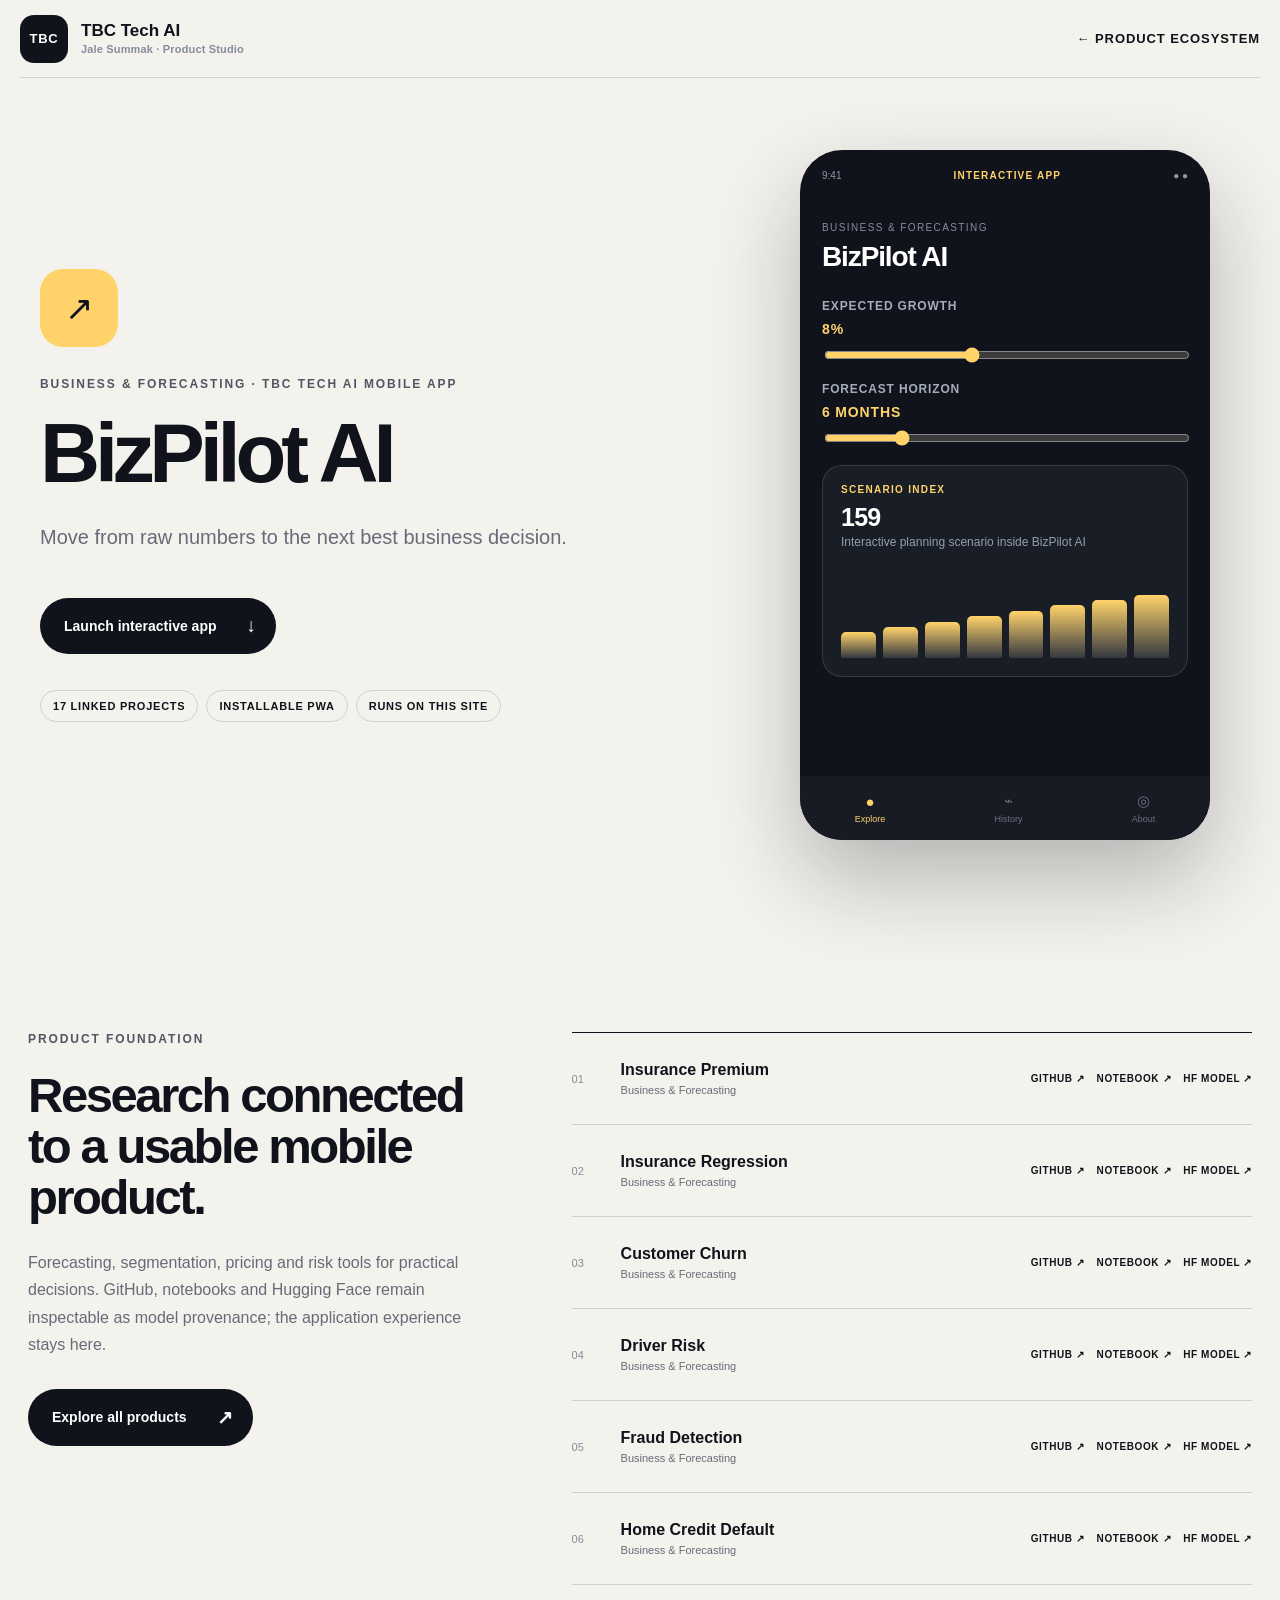
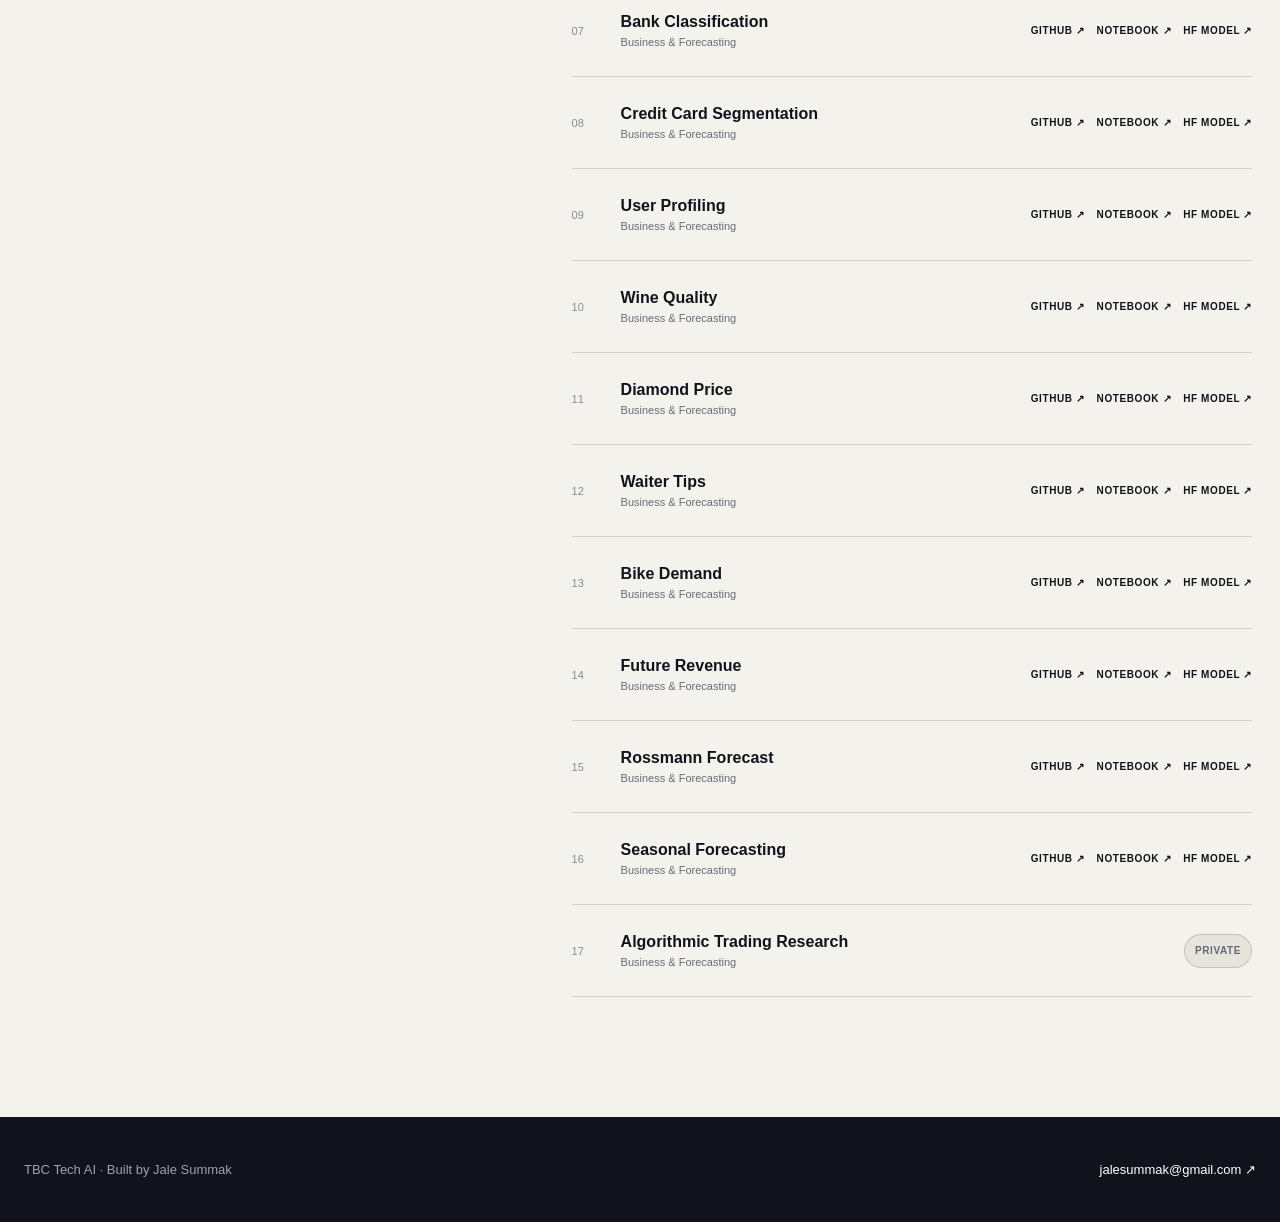
<file: apps/business/index.html>
<!doctype html><html lang="en"><head><meta charset="utf-8"><meta name="viewport" content="width=device-width,initial-scale=1"><meta name="portfolio-version" content="jale-global-portfolio-v2"><title>BizPilot AI — TBC Tech AI</title><meta name="description" content="Jale Summak’s evidence-backed portfolio: 54 AI and data projects spanning RAG agents, computer vision, NLP, forecasting, recommender systems and applied product delivery."><meta name="theme-color" content="#0b0e14"><link rel="manifest" href="/manifest.webmanifest"><link rel="icon" href="/favicon.svg"><meta property="og:type" content="website"><meta property="og:title" content="Jale Summak — AI Systems & Product Builder"><meta property="og:description" content="Jale Summak’s evidence-backed portfolio: 54 AI and data projects spanning RAG agents, computer vision, NLP, forecasting, recommender systems and applied product delivery."><meta property="og:image" content="https://jalesummak.github.io/og-tbc-tech-ai.png"><meta property="og:url" content="https://jalesummak.github.io/apps/business/"><meta name="twitter:card" content="summary_large_image"><meta name="twitter:image" content="https://jalesummak.github.io/og-tbc-tech-ai.png"><style>:root {
  --ink: #10131b;
  --deep: #0b0e14;
  --paper: #f4f2ec;
  --white: #ffffff;
  --muted: #656b78;
  --line: rgba(16, 19, 27, .15);
  --lime: #d7ff64;
  --blue: #6558f5;
  --sky: #8bd6ff;
  --radius: 26px;
}

* { box-sizing: border-box; }
html { scroll-behavior: smooth; overflow-x: clip; }
body {
  margin: 0;
  background: var(--paper);
  color: var(--ink);
  font-family: Inter, "Segoe UI Variable", "Segoe UI", Arial, sans-serif;
  font-size: 16px;
  -webkit-font-smoothing: antialiased;
  overflow-x: clip;
}
a { color: inherit; text-decoration: none; }
button, input, textarea, select { font: inherit; }
button, a { touch-action: manipulation; }
::selection { background: var(--lime); color: var(--ink); }
.section-shell { width: min(1280px, calc(100% - 56px)); margin-inline: auto; }
.is-hidden { display: none !important; }

.site-header {
  width: min(1380px, calc(100% - 40px));
  min-height: 84px;
  margin: auto;
  display: flex;
  align-items: center;
  justify-content: space-between;
  gap: 24px;
  border-bottom: 1px solid var(--line);
  position: relative;
  z-index: 20;
}
.brand { display: flex; align-items: center; gap: 13px; }
.brand > span, .footer-mark {
  display: grid;
  place-items: center;
  width: 48px;
  height: 48px;
  border-radius: 14px;
  background: var(--blue);
  color: white;
  font-size: 13px;
  font-weight: 900;
  letter-spacing: .06em;
}
.brand > strong { display: flex; flex-direction: column; gap: 4px; font-size: 17px; line-height: 1.05; }
.brand > strong small { color: var(--muted); font-size: 11px; font-weight: 650; letter-spacing: .015em; }
.site-header nav { display: flex; align-items: center; gap: 25px; }
.site-header nav a { color: #3d4350; font-size: 14px; font-weight: 650; }
.site-header nav a:hover { color: var(--blue); }
.header-actions { display: flex; align-items: center; gap: 8px; }
.lang-toggle, .mini-cta {
  min-height: 40px;
  padding: 0 15px;
  border: 1px solid var(--line);
  border-radius: 999px;
  background: transparent;
  font-size: 13px;
  font-weight: 800;
  cursor: pointer;
}
.header-actions > a.lang-toggle, .mini-cta { display: inline-flex; align-items: center; justify-content: center; }
.mini-cta { background: var(--ink); border-color: var(--ink); color: white; }

.hero {
  min-height: 780px;
  display: grid;
  grid-template-columns: minmax(0, 1.02fr) minmax(460px, .98fr);
  gap: clamp(44px, 6vw, 96px);
  align-items: center;
  padding-block: 82px 100px;
}
.eyebrow, .section-kicker {
  margin: 0 0 24px;
  color: #505663;
  font-size: 12px;
  font-weight: 850;
  letter-spacing: .16em;
  text-transform: uppercase;
}
.status-dot {
  display: inline-block;
  width: 8px;
  height: 8px;
  margin-right: 14px;
  border-radius: 50%;
  background: #31d78f;
  box-shadow: 0 0 0 6px rgba(49, 215, 143, .14);
}
.hero h1 {
  max-width: 850px;
  margin: 0;
  font-size: clamp(54px, 5.65vw, 82px);
  font-weight: 850;
  line-height: .99;
  letter-spacing: -.058em;
  text-wrap: balance;
}
.hero h1 em { color: var(--blue); font-style: normal; }
.hero-intro {
  max-width: 720px;
  margin: 34px 0;
  color: var(--muted);
  font-size: 19px;
  line-height: 1.68;
}
.hero-actions { display: flex; align-items: center; gap: 28px; }
.primary-button {
  display: inline-flex;
  align-items: center;
  justify-content: space-between;
  gap: 30px;
  padding: 17px 20px 17px 24px;
  border-radius: 999px;
  background: var(--ink);
  color: white;
  font-size: 14px;
  font-weight: 800;
}
.primary-button span { font-size: 19px; }
.text-button { padding: 10px 0; border-bottom: 1px solid var(--ink); font-size: 14px; font-weight: 800; }
.text-button span { margin-left: 10px; }
.metrics {
  display: grid;
  grid-template-columns: repeat(4, 1fr);
  gap: 14px;
  margin-top: 64px;
  padding-top: 23px;
  border-top: 1px solid var(--line);
}
.metrics div { display: flex; flex-direction: column; gap: 7px; }
.metrics strong { font-size: 34px; line-height: 1; letter-spacing: -.045em; }
.metrics span { max-width: 125px; color: var(--muted); font-size: 11px; font-weight: 700; line-height: 1.45; letter-spacing: .075em; text-transform: uppercase; }

.hero-visual { min-height: 620px; display: grid; place-items: center; position: relative; }
.hero-board {
  width: min(590px, 100%);
  min-height: 570px;
  padding: 25px;
  border: 1px solid rgba(255, 255, 255, .13);
  border-radius: 34px;
  background: var(--deep);
  color: white;
  box-shadow: 0 42px 110px rgba(25, 20, 74, .27);
  position: relative;
  z-index: 2;
  overflow: hidden;
}
.hero-board::before {
  content: "";
  width: 360px;
  height: 360px;
  position: absolute;
  right: -190px;
  top: -190px;
  border-radius: 50%;
  background: radial-gradient(circle, rgba(101, 88, 245, .78), transparent 68%);
}
.board-top, .board-foot { position: relative; z-index: 1; display: flex; align-items: center; justify-content: space-between; gap: 20px; }
.board-top { padding-bottom: 20px; border-bottom: 1px solid rgba(255, 255, 255, .12); }
.board-top span, .board-top i { font-size: 10px; font-weight: 800; font-style: normal; letter-spacing: .13em; }
.board-top span { color: var(--lime); }
.board-top i { color: #767e91; }
.board-core { position: relative; z-index: 1; padding: 52px 0 42px; }
.board-core small { color: #81899b; font-size: 11px; font-weight: 800; letter-spacing: .14em; }
.board-core strong { display: block; max-width: 480px; margin: 12px 0 16px; font-size: clamp(30px, 3vw, 43px); line-height: 1.04; letter-spacing: -.04em; }
.board-core strong i { color: var(--lime); font-style: normal; }
.board-core p { margin: 0; color: #aeb5c3; font-size: 15px; }
.board-grid { display: grid; grid-template-columns: 1fr 1fr; gap: 9px; position: relative; z-index: 1; }
.board-grid div { min-height: 112px; padding: 16px; border: 1px solid rgba(255, 255, 255, .1); background: rgba(255, 255, 255, .045); }
.board-grid span { display: block; margin-bottom: 16px; color: var(--lime); font-size: 10px; font-weight: 850; }
.board-grid b { display: block; font-size: 18px; }
.board-grid small { display: block; margin-top: 6px; color: #8890a1; font-size: 12px; }
.board-foot { margin-top: 25px; color: #8e96a7; font-size: 11px; }
.board-foot span { display: flex; align-items: center; gap: 8px; }
.board-foot span i { width: 7px; height: 7px; border-radius: 50%; background: #31d78f; }
.board-foot strong { color: white; font-size: 12px; }
.board-orbit { position: absolute; border: 1px solid rgba(101, 88, 245, .26); border-radius: 50%; }
.orbit-a { width: 660px; height: 420px; transform: rotate(17deg); }
.orbit-b { width: 420px; height: 670px; transform: rotate(-22deg); }

.section-heading { display: grid; grid-template-columns: minmax(0, 1fr) minmax(320px, 440px); align-items: end; gap: 56px; margin-bottom: 54px; }
.section-heading h2, .about-grid h2 {
  max-width: 800px;
  margin: 0;
  font-size: clamp(42px, 5vw, 68px);
  line-height: 1;
  letter-spacing: -.052em;
  text-wrap: balance;
}
.section-heading h2 em { color: var(--blue); font-style: normal; }
.section-heading > p { margin: 0; color: var(--muted); font-size: 17px; line-height: 1.68; }

.flagship-section { padding: 118px 0; background: var(--deep); color: white; }
.flagship-section .section-kicker { color: var(--lime); }
.flagship-section .section-heading > p { color: #a3abba; }
.flagship-section .section-heading h2 em { color: var(--lime); }
.flagship-grid { display: grid; grid-template-columns: 1fr 1fr; gap: 16px; }
.flagship-card {
  min-height: 390px;
  padding: 28px;
  border: 1px solid rgba(255, 255, 255, .14);
  border-radius: var(--radius);
  background: #141822;
  display: flex;
  flex-direction: column;
  justify-content: space-between;
  position: relative;
  overflow: hidden;
  transition: transform .22s ease, border-color .22s ease;
}
.flagship-card::after { content: ""; width: 190px; height: 190px; position: absolute; right: -90px; top: -90px; border-radius: 50%; background: var(--accent); filter: blur(65px); opacity: .25; }
.flagship-card:hover { transform: translateY(-5px); border-color: var(--accent); }
.flagship-primary { background: var(--lime); color: var(--ink); border-color: var(--lime); }
.flagship-primary::after { background: white; opacity: .45; }
.flagship-top { display: flex; justify-content: space-between; gap: 20px; position: relative; z-index: 1; }
.flagship-top span, .flagship-top b { font-size: 11px; letter-spacing: .13em; }
.flagship-top span { opacity: .62; }
.flagship-top b { color: var(--accent); text-align: right; }
.flagship-primary .flagship-top b { color: var(--ink); }
.flagship-card h3 { max-width: 520px; margin: 70px 0 13px; font-size: clamp(31px, 3vw, 48px); line-height: .98; letter-spacing: -.045em; }
.flagship-card p { max-width: 610px; margin: 0; color: #a5adbb; font-size: 16px; line-height: 1.55; }
.flagship-primary p { color: #3f473b; }
.flagship-proof { display: flex; align-items: flex-end; justify-content: space-between; gap: 18px; margin-top: 34px; padding-top: 18px; border-top: 1px solid rgba(255, 255, 255, .15); }
.flagship-primary .flagship-proof { border-color: rgba(16, 19, 27, .2); }
.flagship-proof span { max-width: 70%; color: #8f98a8; font-size: 13px; line-height: 1.45; }
.flagship-primary .flagship-proof span { color: #4e564a; }
.flagship-proof strong { color: var(--accent); font-size: 11px; letter-spacing: .11em; }
.flagship-primary .flagship-proof strong { color: var(--ink); }
.flagship-card > a { display: flex; align-items: center; justify-content: space-between; margin-top: 24px; padding-top: 17px; border-top: 1px solid rgba(255, 255, 255, .15); font-size: 14px; font-weight: 850; }
.flagship-primary > a { border-color: rgba(16, 19, 27, .2); }

.toolkit-section, .product-section { padding-block: 122px; }
.toolkit-grid { display: grid; grid-template-columns: 1fr 1fr; border-top: 1px solid var(--ink); }
.toolkit-grid article { min-height: 245px; display: grid; grid-template-columns: 58px 1fr; gap: 20px; padding: 30px 28px 35px 0; border-bottom: 1px solid var(--line); }
.toolkit-grid article:nth-child(odd) { border-right: 1px solid var(--line); }
.toolkit-grid article:nth-child(even) { padding-left: 28px; }
.toolkit-grid article > span { color: var(--blue); font-size: 13px; font-weight: 850; }
.toolkit-grid small { color: var(--blue); font-size: 11px; font-weight: 850; letter-spacing: .12em; }
.toolkit-grid h3 { margin: 14px 0 12px; font-size: 28px; letter-spacing: -.035em; }
.toolkit-grid p { max-width: 500px; margin: 0; color: var(--muted); font-size: 15px; line-height: 1.68; }

.category-grid { display: grid; grid-template-columns: repeat(4, 1fr); gap: 14px; }
.category-card {
  min-height: 365px;
  padding: 24px;
  border: 1px solid var(--line);
  border-radius: var(--radius);
  background: rgba(255, 255, 255, .55);
  display: flex;
  flex-direction: column;
  position: relative;
  overflow: hidden;
  transition: transform .22s ease, box-shadow .22s ease, background .22s ease;
}
.category-card::before { content: ""; width: 160px; height: 160px; position: absolute; right: -60px; top: -50px; border-radius: 50%; background: var(--accent); filter: blur(58px); opacity: .23; }
.category-card:hover { transform: translateY(-5px); background: white; box-shadow: 0 22px 60px rgba(20, 24, 40, .09); }
.card-index { color: var(--muted); font-size: 11px; font-weight: 800; letter-spacing: .15em; }
.category-icon { width: 64px; height: 64px; margin: 34px 0; border-radius: 20px; background: var(--accent); display: grid; place-items: center; font-size: 29px; }
.category-card > p { margin: 0 0 9px; color: var(--muted); font-size: 12px; font-weight: 750; letter-spacing: .1em; text-transform: uppercase; }
.category-card h3 { margin: 0 0 13px; font-size: 27px; line-height: 1.04; letter-spacing: -.038em; }
.category-description { color: var(--muted); font-size: 14px; line-height: 1.6; }
.category-footer { margin-top: auto; padding-top: 20px; border-top: 1px solid var(--line); display: flex; align-items: center; justify-content: space-between; }
.category-footer > span { font-size: 12px; font-weight: 750; letter-spacing: .08em; text-transform: uppercase; }
.category-footer a { width: 38px; height: 38px; border-radius: 50%; background: var(--ink); color: white; display: grid; place-items: center; }
.category-card:last-child { background: var(--ink); color: white; }
.category-card:last-child .category-description, .category-card:last-child > p, .category-card:last-child .card-index { color: #a2a9b7; }
.category-card:last-child .category-footer { border-color: rgba(255, 255, 255, .15); }

.mobile-suite { padding: 120px 0; background: var(--deep); color: white; }
.mobile-suite .section-kicker { color: var(--sky); }
.section-heading.light > p { color: #9ca4b5; }
.suite-list { border-top: 1px solid rgba(255, 255, 255, .16); }
.suite-row { display: grid; grid-template-columns: 56px 74px 1fr 160px; gap: 16px; align-items: center; padding: 27px 6px; border-bottom: 1px solid rgba(255, 255, 255, .14); transition: background .18s, padding .18s; }
.suite-row:hover { padding-inline: 16px; background: rgba(255, 255, 255, .045); }
.suite-number { color: #747d8f; font-size: 11px; }
.suite-symbol { width: 52px; height: 52px; border-radius: 16px; background: var(--accent); color: var(--ink); display: grid; place-items: center; font-size: 22px; }
.suite-name { display: flex; flex-direction: column; gap: 6px; }
.suite-name strong { font-size: 23px; }
.suite-name small { max-width: 720px; color: #929bac; font-size: 14px; line-height: 1.5; }
.suite-link { color: var(--accent); font-size: 12px; font-weight: 850; letter-spacing: .08em; text-align: right; text-transform: uppercase; }

.explorer-section {
  width: min(1380px, calc(100% - 24px));
  margin-block: 54px 120px;
  padding: 78px clamp(24px, 4vw, 58px) 70px;
  border-radius: 42px;
  background: var(--deep);
  color: white;
  position: relative;
  overflow: hidden;
  isolation: isolate;
}
.explorer-section::before { content: ""; width: 680px; height: 680px; position: absolute; z-index: -1; right: -310px; top: -420px; border-radius: 50%; background: radial-gradient(circle, rgba(101, 88, 245, .45), transparent 69%); }
.atlas-signature { display: flex; align-items: center; gap: 15px; margin-bottom: 50px; color: #9aa3b3; font-size: 11px; font-weight: 850; letter-spacing: .15em; }
.atlas-signature i { height: 1px; flex: 1; background: linear-gradient(90deg, rgba(255, 255, 255, .16), rgba(215, 255, 100, .72)); }
.explorer-section .section-heading { align-items: start; margin-bottom: 54px; }
.explorer-section .section-kicker { color: var(--lime); }
.explorer-section .section-heading h2 { font-size: clamp(50px, 6.3vw, 88px); line-height: .91; }
.explorer-section .section-heading h2 em { color: var(--lime); }
.explorer-section .section-heading > p { color: #a6aebd; }
.capability-overview { display: grid; grid-template-columns: 1fr 1fr; gap: 12px; margin-bottom: 38px; }
.capability-card {
  width: 100%;
  min-height: 190px;
  padding: 22px;
  border: 1px solid rgba(255, 255, 255, .14);
  border-radius: 22px;
  background: rgba(255, 255, 255, .04);
  color: white;
  display: grid;
  grid-template-columns: 30px 54px minmax(0, 1fr) auto;
  gap: 14px;
  align-items: start;
  text-align: left;
  cursor: pointer;
  transition: transform .18s, border-color .18s, background .18s;
}
.capability-card:hover { transform: translateY(-3px); border-color: var(--accent); background: rgba(255, 255, 255, .07); }
.capability-card.active { border-color: var(--accent); background: linear-gradient(145deg, color-mix(in srgb, var(--accent) 17%, var(--deep)), rgba(255, 255, 255, .045)); }
.capability-index { padding-top: 6px; color: #7f889a; font-size: 10px; font-weight: 850; letter-spacing: .14em; }
.capability-icon { width: 50px; height: 50px; border-radius: 15px; background: var(--accent); color: var(--ink); display: grid; place-items: center; font-size: 21px; }
.capability-copy { min-width: 0; display: flex; flex-direction: column; }
.capability-copy strong { font-size: 19px; line-height: 1.2; letter-spacing: -.025em; }
.capability-copy small { margin-top: 10px; color: #a9b1bf; font-size: 14px; line-height: 1.55; }
.capability-copy i { margin-top: 13px; color: var(--accent); font-size: 12px; font-style: normal; line-height: 1.45; }
.capability-count { color: var(--accent); font-size: 27px; font-weight: 850; line-height: .9; text-align: right; }
.capability-count small { display: block; margin-top: 8px; color: #7e8798; font-size: 9px; font-weight: 750; letter-spacing: .1em; text-transform: uppercase; }
.all-capability { grid-column: 1 / -1; min-height: 130px; align-items: center; }
.all-capability .capability-copy small { max-width: 700px; }
.project-tools { display: flex; align-items: center; justify-content: space-between; gap: 24px; margin-bottom: 32px; padding-bottom: 24px; border-bottom: 1px solid rgba(255, 255, 255, .14); }
.active-filter { display: flex; align-items: baseline; gap: 10px; flex-wrap: wrap; }
.active-filter span, .active-filter small { color: #8b94a5; font-size: 11px; font-weight: 750; letter-spacing: .09em; text-transform: uppercase; }
.active-filter strong { color: var(--lime); font-size: 19px; }
.search-box { width: 310px; padding: 10px 0; border-bottom: 1px solid rgba(255, 255, 255, .45); display: flex; align-items: center; gap: 10px; color: white; }
.search-box input { width: 100%; border: 0; outline: 0; background: transparent; color: white; font-size: 14px; }
.search-box input::placeholder { color: #7f889a; }
.project-list { display: grid; grid-template-columns: 1fr 1fr; gap: 16px; }
.project-row {
  min-height: 520px;
  display: grid;
  grid-template-columns: 138px minmax(0, 1fr);
  border-radius: 26px;
  background: #f8f7f2;
  color: var(--ink);
  overflow: hidden;
  box-shadow: 0 16px 48px rgba(0, 0, 0, .16);
  transition: transform .2s ease, box-shadow .2s ease;
}
.project-row:hover { transform: translateY(-5px); box-shadow: 0 26px 70px rgba(0, 0, 0, .25); }
.project-row.is-hidden { display: none; }
.project-visual { padding: 20px 17px; background: linear-gradient(145deg, var(--accent), rgba(255, 255, 255, .78)); display: flex; flex-direction: column; justify-content: space-between; position: relative; overflow: hidden; }
.project-visual::after { content: ""; position: absolute; inset: 0; background: repeating-linear-gradient(135deg, transparent 0 20px, rgba(16, 19, 27, .05) 20px 21px); }
.project-visual > * { position: relative; z-index: 1; }
.project-visual .project-number { color: rgba(16, 19, 27, .62); font-size: 11px; font-weight: 850; letter-spacing: .14em; }
.project-visual b { align-self: center; margin-block: auto; font-family: "Segoe UI Symbol", sans-serif; font-size: 54px; line-height: 1; }
.project-visual small { font-size: 10px; font-weight: 900; letter-spacing: .13em; text-transform: uppercase; }
.project-card-body { padding: 26px 23px 23px; display: flex; flex-direction: column; gap: 23px; }
.project-title { display: flex; flex-direction: column; gap: 9px; }
.project-tags { display: flex; flex-wrap: wrap; gap: 6px; }
.project-tags span { padding: 6px 8px; border-radius: 999px; background: color-mix(in srgb, var(--accent) 25%, white); font-size: 10px; font-weight: 850; letter-spacing: .06em; text-transform: uppercase; }
.project-title strong { font-size: 28px; line-height: 1.03; letter-spacing: -.042em; }
.project-title small { color: var(--muted); font-size: 11px; font-weight: 750; letter-spacing: .1em; text-transform: uppercase; }
.project-evidence { display: flex; flex-direction: column; gap: 14px; }
.project-evidence p { margin: 0; color: #555d6b; font-size: 14px; line-height: 1.58; }
.project-evidence p b { display: block; margin-bottom: 5px; color: #8e949f; font-size: 10px; letter-spacing: .13em; }
.project-evidence .project-result { color: #252b36; }
.metric-chip { align-self: flex-start; display: inline-flex; padding: 8px 10px; border-radius: 10px; background: var(--accent); font-size: 12px; }
.project-links { display: flex; flex-wrap: wrap; gap: 8px; margin-top: auto; }
.project-links a, .private-pill { min-height: 34px; padding: 8px 10px; border: 1px solid rgba(16, 19, 27, .16); border-radius: 999px; display: inline-flex; align-items: center; font-size: 11px; font-weight: 850; line-height: 1; letter-spacing: .05em; text-transform: uppercase; }
.project-links a:hover { border-color: var(--ink); background: white; }
.project-links .app-link { margin-left: auto; background: var(--ink); border-color: var(--ink); color: white; }
.project-links .app-link:hover { background: var(--blue); border-color: var(--blue); }
.private-pill { background: #e7e4dc; color: #646b76; }
.empty-state { grid-column: 1 / -1; padding: 48px 0; color: #a7afbd; font-size: 15px; }

.about-section { padding: 116px 0; background: var(--lime); }
.about-grid { display: grid; grid-template-columns: 1fr 1fr; gap: 90px; }
.about-grid > div:last-child > p { margin: 33px 0; color: #353c32; font-size: 21px; line-height: 1.65; }
.capability-tags { display: flex; flex-wrap: wrap; gap: 9px; }
.capability-tags span { padding: 10px 13px; border: 1px solid rgba(16, 19, 27, .3); border-radius: 999px; font-size: 12px; font-weight: 750; letter-spacing: .07em; text-transform: uppercase; }
.proof-grid { display: grid; grid-template-columns: repeat(4, 1fr); gap: 13px; margin-top: 40px; }
.proof-grid div { padding-top: 16px; border-top: 1px solid rgba(16, 19, 27, .28); }
.proof-grid strong { display: block; font-size: 29px; letter-spacing: -.04em; }
.proof-grid span { display: block; margin-top: 6px; color: #4d5549; font-size: 11px; font-weight: 750; line-height: 1.45; letter-spacing: .07em; text-transform: uppercase; }

.site-footer { min-height: 380px; display: flex; align-items: center; justify-content: space-between; gap: 50px; }
.site-footer > div { max-width: 850px; display: grid; grid-template-columns: 52px 1fr; align-items: center; gap: 0 20px; }
.site-footer h2 { margin: 0; font-size: clamp(40px, 4.5vw, 64px); letter-spacing: -.05em; }
.site-footer > div > a { grid-column: 2; width: fit-content; margin-top: 12px; border-bottom: 1px solid; font-size: 15px; }
.footer-socials { grid-column: 2; display: flex; flex-wrap: wrap; gap: 15px; margin-top: 18px; }
.footer-socials a { border-bottom: 1px solid transparent; font-size: 12px; font-weight: 800; letter-spacing: .07em; text-transform: uppercase; }
.footer-socials a:hover { border-color: var(--ink); }
.site-footer > p { color: var(--muted); font-size: 12px; line-height: 1.75; text-align: right; }
.site-footer > p strong { color: var(--ink); }

/* Interactive product pages */
.product-page { min-height: 100vh; background: var(--paper); }
.product-header { width: min(1320px, calc(100% - 40px)); min-height: 78px; margin: auto; border-bottom: 1px solid var(--line); display: flex; align-items: center; justify-content: space-between; }
.product-header > a:last-child { font-size: 13px; font-weight: 800; letter-spacing: .07em; text-transform: uppercase; }
.product-page .brand > span { background: var(--ink); }
.product-page .brand > strong small { color: #858c9d; }
.product-hero { width: min(1200px, calc(100% - 56px)); min-height: 770px; margin: auto; padding: 72px 0; display: grid; grid-template-columns: 1fr 440px; align-items: center; gap: 94px; }
.product-symbol { width: 78px; height: 78px; margin-bottom: 30px; border-radius: 23px; background: var(--accent); display: grid; place-items: center; font-size: 34px; }
.product-hero-copy h1 { margin: 0 0 28px; font-size: clamp(56px, 6.5vw, 94px); line-height: .94; letter-spacing: -.062em; }
.product-hero-copy > p:not(.eyebrow) { max-width: 660px; color: var(--muted); font-size: 20px; line-height: 1.64; }
.product-launch { margin: 24px 0 4px; }
.product-meta { display: flex; flex-wrap: wrap; gap: 8px; margin-top: 32px; }
.product-meta span { padding: 9px 12px; border: 1px solid var(--line); border-radius: 999px; font-size: 11px; font-weight: 750; letter-spacing: .07em; text-transform: uppercase; }
.demo-shell { width: 410px; min-height: 690px; padding: 20px 22px 76px; border-radius: 42px; background: var(--ink); color: white; position: relative; overflow: hidden; box-shadow: 0 38px 90px rgba(16, 19, 27, .28); }
.demo-status { display: flex; justify-content: space-between; color: #9097a7; font-size: 10px; }
.demo-status b { color: var(--accent); letter-spacing: .12em; }
.demo-title { margin: 36px 0 26px; }
.demo-title small { color: #858d9f; font-size: 10px; letter-spacing: .14em; text-transform: uppercase; }
.demo-title h2 { margin: 6px 0; font-size: 28px; letter-spacing: -.04em; }
.demo-content { display: flex; flex-direction: column; gap: 17px; }
.demo-content label { display: flex; flex-direction: column; gap: 8px; color: #a5acba; font-size: 12px; font-weight: 750; letter-spacing: .07em; text-transform: uppercase; }
.demo-content label output { color: var(--accent); font-size: 14px; font-weight: 850; }
.demo-content textarea, .demo-content select { width: 100%; padding: 15px; border: 1px solid rgba(255, 255, 255, .14); border-radius: 16px; outline: 0; background: #1b1f29; color: white; resize: none; font-size: 14px; line-height: 1.5; }
.demo-content input[type=range] { width: 100%; accent-color: var(--accent); }
.demo-primary, .demo-secondary { padding: 15px 17px; border: 0; border-radius: 16px; background: var(--accent); color: var(--ink); display: flex; justify-content: space-between; font-size: 14px; font-weight: 850; cursor: pointer; }
.result-panel { padding: 18px; border: 1px solid rgba(255, 255, 255, .13); border-radius: 20px; background: #191d26; animation: rise .3s ease; }
.result-panel.always { animation: none; }
.result-label { display: block; margin-bottom: 8px; color: var(--accent); font-size: 10px; font-weight: 800; letter-spacing: .13em; }
.result-panel > strong { display: block; font-size: 25px; letter-spacing: -.03em; }
.result-panel > small, .result-panel > p { margin: 6px 0; color: #969daf; font-size: 12px; line-height: 1.55; }
.risk-bar { height: 7px; margin: 15px 0; border-radius: 99px; background: #2a2f3b; overflow: hidden; }
.risk-bar i { display: block; height: 100%; border-radius: 99px; background: var(--accent); }
.result-grid { display: grid; grid-template-columns: repeat(3, 1fr); gap: 7px; }
.result-grid b { display: block; margin-bottom: 4px; font-size: 13px; }
.result-grid span { color: #7f8798; font-size: 10px; }
.mini-chart { height: 90px; margin-top: 16px; display: flex; align-items: flex-end; gap: 7px; }
.mini-chart i { flex: 1; border-radius: 5px 5px 2px 2px; background: linear-gradient(var(--accent), rgba(255, 255, 255, .12)); }
.choice-row { display: flex; gap: 7px; }
.choice-row button { flex: 1; padding: 11px 6px; border: 1px solid rgba(255, 255, 255, .13); border-radius: 12px; background: #1b1f29; color: #a1a8b7; font-size: 11px; cursor: pointer; }
.choice-row button.selected { background: var(--accent); color: var(--ink); }
.recommendation { padding: 12px 0; border-bottom: 1px solid rgba(255, 255, 255, .09); display: grid; grid-template-columns: 28px 1fr auto; align-items: center; }
.recommendation span { color: #737c8e; font-size: 10px; }
.recommendation strong { font-size: 13px; }
.recommendation i { color: var(--accent); font-size: 11px; font-style: normal; }
.city-score { height: 135px; border-radius: 22px; background: var(--accent); color: var(--ink); display: grid; place-content: center; text-align: center; }
.city-score span { font-size: 10px; letter-spacing: .14em; }
.city-score strong { font-size: 56px; line-height: 1; }
.city-score small { font-size: 11px; }
.signal-list { padding: 8px 15px; border: 1px solid rgba(255, 255, 255, .13); border-radius: 18px; }
.signal-list span { padding: 12px 0; border-bottom: 1px solid rgba(255, 255, 255, .09); display: flex; justify-content: space-between; font-size: 12px; }
.signal-list span:last-child { border: 0; }
.signal-list i { color: var(--accent); font-style: normal; }
.upload-zone { min-height: 265px; padding: 17px; border: 1px dashed rgba(255, 255, 255, .26); border-radius: 24px; display: flex !important; align-items: center; justify-content: center; text-align: center; overflow: hidden; cursor: pointer; }
.upload-zone b { color: white; font-size: 15px; letter-spacing: 0; text-transform: none; }
.upload-zone span { color: #7f8798; font-size: 11px; }
.upload-zone input { position: absolute; opacity: 0; pointer-events: none; }
.upload-zone img { width: 100%; height: 230px; object-fit: cover; border-radius: 18px; }
.upload-zone.has-image { padding: 7px; }
.demo-bottom { height: 64px; position: absolute; inset: auto 0 0; background: #181b23; display: flex; align-items: center; justify-content: space-around; }
.demo-bottom span { color: #676f80; font-size: 15px; display: flex; flex-direction: column; align-items: center; gap: 4px; }
.demo-bottom small { font-size: 9px; }
.demo-bottom .active { color: var(--accent); }
.demo-note { margin: 0; color: #8b93a4; font-size: 11px; line-height: 1.55; }
.install-button { width: 100%; padding: 13px; border: 1px solid rgba(255, 255, 255, .15); border-radius: 14px; background: transparent; color: white; font-size: 12px; font-weight: 800; cursor: pointer; }
.product-disclaimer { padding: 13px 15px; border-radius: 15px; background: #ece9df; color: #656a74; font-size: 11px; line-height: 1.55; }
.product-details { padding: 120px 0; display: grid; grid-template-columns: .8fr 1.2fr; gap: 90px; }
.product-details h2 { margin: 0 0 26px; font-size: 49px; line-height: 1.04; letter-spacing: -.05em; }
.product-details > div:first-child > p:not(.section-kicker) { margin-bottom: 30px; color: var(--muted); font-size: 16px; line-height: 1.72; }
.product-projects { border-top: 1px solid var(--ink); }
.product-projects article { min-height: 92px; padding: 12px 0; border-bottom: 1px solid var(--line); display: grid; grid-template-columns: 36px 1fr auto; align-items: center; gap: 13px; }
.product-projects article > span { color: #858b98; font-size: 11px; }
.product-projects article > div:nth-child(2) { display: flex; flex-direction: column; gap: 5px; }
.product-projects strong { font-size: 16px; }
.product-projects small { color: var(--muted); font-size: 11px; }
.product-projects article > div:last-child { display: flex; flex-wrap: wrap; gap: 12px; }
.product-projects a, .product-projects .private-pill { font-size: 10px; font-weight: 800; letter-spacing: .06em; text-transform: uppercase; }
.product-footer { min-height: 105px; padding: 0 max(24px, calc((100% - 1280px) / 2)); background: var(--ink); color: #9ba3b2; display: flex; align-items: center; justify-content: space-between; font-size: 13px; }
.product-footer a { color: white; }

@keyframes rise { from { opacity: 0; transform: translateY(8px); } to { opacity: 1; transform: none; } }

@media (max-width: 1160px) {
  .site-header nav { gap: 16px; }
  .site-header nav a { font-size: 12px; }
  .hero { grid-template-columns: 1fr; }
  .hero-copy { max-width: 900px; }
  .hero-visual { min-height: 650px; }
  .category-grid { grid-template-columns: 1fr 1fr; }
  .project-list { grid-template-columns: 1fr; }
  .project-row { grid-template-columns: 170px minmax(0, 1fr); min-height: 455px; }
  .product-hero { grid-template-columns: 1fr; justify-items: center; }
  .product-hero-copy { text-align: center; }
  .product-meta { justify-content: center; }
  .product-details { grid-template-columns: 1fr; }
}

@media (max-width: 820px) {
  .section-shell { width: min(100% - 30px, 1280px); }
  .site-header { width: calc(100% - 24px); min-height: 70px; }
  .site-header nav { display: none; }
  .mini-cta { display: none; }
  .brand > span { width: 43px; height: 43px; }
  .brand > strong { font-size: 15px; }
  .brand > strong small { display: none; }
  .header-actions > a.lang-toggle { display: none; }
  .hero { min-height: auto; padding-block: 64px 80px; gap: 45px; }
  .hero h1 { font-size: clamp(44px, 12vw, 64px); }
  .hero-intro { font-size: 17px; }
  .hero-actions { align-items: flex-start; flex-direction: column; gap: 13px; }
  .metrics { grid-template-columns: 1fr 1fr; gap: 24px; margin-top: 48px; }
  .hero-visual { min-height: auto; }
  .hero-board { min-height: 520px; border-radius: 26px; }
  .board-core { padding: 40px 0 34px; }
  .board-core strong { font-size: 31px; }
  .board-grid div { min-height: 105px; }
  .board-orbit { display: none; }
  .section-heading { grid-template-columns: 1fr; gap: 24px; margin-bottom: 38px; }
  .section-heading h2, .about-grid h2 { font-size: 43px; }
  .section-heading > p { font-size: 16px; }
  .flagship-section, .toolkit-section, .product-section, .mobile-suite { padding-block: 84px; }
  .flagship-grid, .toolkit-grid, .category-grid, .capability-overview { grid-template-columns: 1fr; }
  .flagship-card { min-height: 350px; }
  .toolkit-grid article, .toolkit-grid article:nth-child(even) { min-height: 215px; padding: 26px 0; border-right: 0; }
  .category-card { min-height: 320px; }
  .suite-row { grid-template-columns: 42px 60px 1fr; }
  .suite-link { grid-column: 3; text-align: left; }
  .all-capability { grid-column: auto; }
  .explorer-section { width: calc(100% - 12px); margin-block: 18px 82px; padding: 52px 15px 34px; border-radius: 30px; }
  .atlas-signature { margin-bottom: 35px; font-size: 8px; gap: 9px; }
  .explorer-section .section-heading h2 { font-size: 48px; }
  .capability-card { min-height: 184px; grid-template-columns: 24px 46px minmax(0, 1fr); padding: 17px; gap: 10px; }
  .capability-icon { width: 43px; height: 43px; }
  .capability-count { grid-column: 3; font-size: 18px; text-align: left; }
  .capability-count small { display: inline; margin: 0 0 0 6px; }
  .capability-copy strong { font-size: 17px; }
  .capability-copy small { font-size: 13px; }
  .project-tools { align-items: stretch; flex-direction: column; }
  .search-box { width: 100%; order: 1; }
  .active-filter { order: 2; }
  .project-row { min-height: 580px; grid-template-columns: 92px minmax(0, 1fr); }
  .project-visual { padding: 16px 12px; }
  .project-visual b { font-size: 38px; }
  .project-visual small { font-size: 8px; }
  .project-card-body { padding: 21px 16px 18px; gap: 19px; }
  .project-title strong { font-size: 23px; }
  .project-evidence p { font-size: 13px; }
  .project-links { gap: 7px; }
  .project-links a, .private-pill { min-height: 32px; padding: 7px 8px; font-size: 9px; }
  .project-links .app-link { width: 100%; margin: 3px 0 0; justify-content: center; }
  .about-grid { grid-template-columns: 1fr; gap: 35px; }
  .about-grid > div:last-child > p { font-size: 18px; }
  .proof-grid { grid-template-columns: 1fr 1fr; }
  .site-footer { min-height: 430px; align-items: flex-start; justify-content: center; flex-direction: column; }
  .site-footer > div { grid-template-columns: 45px 1fr; }
  .footer-socials { grid-column: 1 / -1; }
  .site-footer > p { text-align: left; }
  .product-header { width: calc(100% - 24px); }
  .product-hero { width: calc(100% - 30px); padding: 58px 0; gap: 48px; }
  .product-hero-copy h1 { font-size: 57px; }
  .product-hero-copy > p:not(.eyebrow) { font-size: 17px; }
  .demo-shell { width: min(410px, 100%); min-height: 680px; }
  .product-details { padding: 82px 0; gap: 52px; }
  .product-details h2 { font-size: 41px; }
  .product-projects article { grid-template-columns: 28px 1fr; }
  .product-projects article > div:last-child { grid-column: 2; }
  .product-footer { min-height: 125px; align-items: flex-start; justify-content: center; flex-direction: column; gap: 9px; }
}

@media (prefers-reduced-motion: reduce) {
  html { scroll-behavior: auto; }
  * { animation: none !important; transition: none !important; }
}

a:focus-visible, button:focus-visible, input:focus-visible, textarea:focus-visible, select:focus-visible {
  outline: 3px solid var(--blue);
  outline-offset: 3px;
}
</style></head><body><main class="product-page" style="--accent:#ffd36a"><header class="product-header"><a class="brand" href="/"><span>TBC</span><strong>TBC Tech AI<small>Jale Summak · Product Studio</small></strong></a><a href="/">← Product ecosystem</a></header><section id="demo" class="product-hero"><div class="product-hero-copy"><div class="product-symbol">↗</div><p class="eyebrow">Business &amp; Forecasting · TBC TECH AI MOBILE APP</p><h1>BizPilot AI</h1><p>Move from raw numbers to the next best business decision.</p><a class="primary-button product-launch" href="#demo">Launch interactive app <span>↓</span></a><div class="product-meta"><span>17 linked projects</span><span>Installable PWA</span><span>Runs on this site</span></div></div><div class="demo-shell"><div class="demo-status"><span>9:41</span><b>INTERACTIVE APP</b><span>● ●</span></div><div class="demo-title"><small>Business &amp; Forecasting</small><h2>BizPilot AI</h2></div><div class="demo-content" data-demo="business"><label>Expected growth <output data-growth>8%</output><input type="range" min="-10" max="35" value="8" data-growth-input></label><label>Forecast horizon <output data-horizon>6 months</output><input type="range" min="3" max="18" value="6" data-horizon-input></label><div class="result-panel always" aria-live="polite"><span class="result-label">SCENARIO INDEX</span><strong data-index>148</strong><small>Interactive planning scenario inside BizPilot AI</small><div class="mini-chart" data-chart></div></div></div><button class="install-button" type="button" data-install hidden>Install this app</button><div class="demo-bottom"><span class="active">●<small>Explore</small></span><span>⌁<small>History</small></span><span>◎<small>About</small></span></div></div></section><section class="product-details section-shell"><div><p class="section-kicker">PRODUCT FOUNDATION</p><h2>Research connected to a usable mobile product.</h2><p>Forecasting, segmentation, pricing and risk tools for practical decisions. GitHub, notebooks and Hugging Face remain inspectable as model provenance; the application experience stays here.</p><a class="primary-button" href="/">Explore all products <span>↗</span></a></div><div class="product-projects"><article><span>01</span><div><strong>Insurance Premium</strong><small>Business &amp; Forecasting</small></div><div><a href="https://github.com/jalesummak/health-insurance-premium-prediction" target="_blank" rel="noreferrer">GitHub ↗</a><a href="https://www.kaggle.com/code/jalesummak/health-insurance-premium-prediction-with-machine-l" target="_blank" rel="noreferrer">Notebook ↗</a><a href="https://huggingface.co/spaces/jalesummak/medical-cost-ai-predictor" target="_blank" rel="noreferrer">HF model ↗</a></div></article><article><span>02</span><div><strong>Insurance Regression</strong><small>Business &amp; Forecasting</small></div><div><a href="https://github.com/jalesummak/regression-with-an-insurance-dataset" target="_blank" rel="noreferrer">GitHub ↗</a><a href="https://www.kaggle.com/code/jalesummak/regression-with-an-insurance" target="_blank" rel="noreferrer">Notebook ↗</a><a href="https://huggingface.co/spaces/jalesummak/medical-cost-ai-predictor" target="_blank" rel="noreferrer">HF model ↗</a></div></article><article><span>03</span><div><strong>Customer Churn</strong><small>Business &amp; Forecasting</small></div><div><a href="https://github.com/jalesummak/customer-churn-prediction" target="_blank" rel="noreferrer">GitHub ↗</a><a href="https://www.kaggle.com/code/jalesummak/customer-churn-prediction" target="_blank" rel="noreferrer">Notebook ↗</a><a href="https://huggingface.co/spaces/jalesummak/Customer_churn_prediction" target="_blank" rel="noreferrer">HF model ↗</a></div></article><article><span>04</span><div><strong>Driver Risk</strong><small>Business &amp; Forecasting</small></div><div><a href="https://github.com/jalesummak/porto-seguro-safe-driver" target="_blank" rel="noreferrer">GitHub ↗</a><a href="https://www.kaggle.com/code/jalesummak/porto-seguro-s-safe-driver" target="_blank" rel="noreferrer">Notebook ↗</a><a href="https://huggingface.co/spaces/jalesummak/Data_Exploration_Porto_Safe_Driver" target="_blank" rel="noreferrer">HF model ↗</a></div></article><article><span>05</span><div><strong>Fraud Detection</strong><small>Business &amp; Forecasting</small></div><div><a href="https://github.com/jalesummak/fraud-detection" target="_blank" rel="noreferrer">GitHub ↗</a><a href="https://www.kaggle.com/code/jalesummak/fraud-detection-classification-ml" target="_blank" rel="noreferrer">Notebook ↗</a><a href="https://huggingface.co/spaces/jalesummak/Data_Exploration_Porto_Safe_Driver" target="_blank" rel="noreferrer">HF model ↗</a></div></article><article><span>06</span><div><strong>Home Credit Default</strong><small>Business &amp; Forecasting</small></div><div><a href="https://github.com/jalesummak/home-credit" target="_blank" rel="noreferrer">GitHub ↗</a><a href="https://www.kaggle.com/code/jalesummak/home-credit-default-risk" target="_blank" rel="noreferrer">Notebook ↗</a><a href="https://huggingface.co/spaces/jalesummak/home_credit_default_detection" target="_blank" rel="noreferrer">HF model ↗</a></div></article><article><span>07</span><div><strong>Bank Classification</strong><small>Business &amp; Forecasting</small></div><div><a href="https://github.com/jalesummak/binary-classification-with-bank" target="_blank" rel="noreferrer">GitHub ↗</a><a href="https://www.kaggle.com/code/jalesummak/binary-classification-with-a-bank" target="_blank" rel="noreferrer">Notebook ↗</a><a href="https://huggingface.co/spaces/jalesummak/home_credit_default_detection" target="_blank" rel="noreferrer">HF model ↗</a></div></article><article><span>08</span><div><strong>Credit Card Segmentation</strong><small>Business &amp; Forecasting</small></div><div><a href="https://github.com/jalesummak/credit-card-clustering" target="_blank" rel="noreferrer">GitHub ↗</a><a href="https://www.kaggle.com/code/jalesummak/credit-card-dataset-clustering" target="_blank" rel="noreferrer">Notebook ↗</a><a href="https://huggingface.co/spaces/jalesummak/Credit-Card-clustering" target="_blank" rel="noreferrer">HF model ↗</a></div></article><article><span>09</span><div><strong>User Profiling</strong><small>Business &amp; Forecasting</small></div><div><a href="https://github.com/jalesummak/user-profiling-and-segmentation" target="_blank" rel="noreferrer">GitHub ↗</a><a href="https://www.kaggle.com/code/jalesummak/user-profiling-segmentation-clustering" target="_blank" rel="noreferrer">Notebook ↗</a><a href="https://huggingface.co/spaces/jalesummak/Credit-Card-clustering" target="_blank" rel="noreferrer">HF model ↗</a></div></article><article><span>10</span><div><strong>Wine Quality</strong><small>Business &amp; Forecasting</small></div><div><a href="https://github.com/jalesummak/wine-quality" target="_blank" rel="noreferrer">GitHub ↗</a><a href="https://www.kaggle.com/code/jalesummak/wine-quality-prediction" target="_blank" rel="noreferrer">Notebook ↗</a><a href="https://huggingface.co/spaces/jalesummak/Wine_Quality" target="_blank" rel="noreferrer">HF model ↗</a></div></article><article><span>11</span><div><strong>Diamond Price</strong><small>Business &amp; Forecasting</small></div><div><a href="https://github.com/jalesummak/diamonds-price-prediction" target="_blank" rel="noreferrer">GitHub ↗</a><a href="https://www.kaggle.com/code/jalesummak/diamond-price-prediction-98" target="_blank" rel="noreferrer">Notebook ↗</a><a href="https://huggingface.co/spaces/jalesummak/Wine_Quality" target="_blank" rel="noreferrer">HF model ↗</a></div></article><article><span>12</span><div><strong>Waiter Tips</strong><small>Business &amp; Forecasting</small></div><div><a href="https://github.com/jalesummak/waiter-tips-prediction" target="_blank" rel="noreferrer">GitHub ↗</a><a href="https://www.kaggle.com/code/jalesummak/waiter-tips-prediction-gradientboosting-0-85" target="_blank" rel="noreferrer">Notebook ↗</a><a href="https://huggingface.co/spaces/jalesummak/Wine_Quality" target="_blank" rel="noreferrer">HF model ↗</a></div></article><article><span>13</span><div><strong>Bike Demand</strong><small>Business &amp; Forecasting</small></div><div><a href="https://github.com/jalesummak/bike-demand" target="_blank" rel="noreferrer">GitHub ↗</a><a href="https://www.kaggle.com/code/jalesummak/bike-sharing-demand" target="_blank" rel="noreferrer">Notebook ↗</a><a href="https://huggingface.co/spaces/jalesummak/MLOPs_Car_Price_Predict" target="_blank" rel="noreferrer">HF model ↗</a></div></article><article><span>14</span><div><strong>Future Revenue</strong><small>Business &amp; Forecasting</small></div><div><a href="https://github.com/jalesummak/future-sales-prediction" target="_blank" rel="noreferrer">GitHub ↗</a><a href="https://www.kaggle.com/code/jalesummak/future-sales-prediction-time-series-forecasting" target="_blank" rel="noreferrer">Notebook ↗</a><a href="https://huggingface.co/spaces/jalesummak/MLOPs_Car_Price_Predict" target="_blank" rel="noreferrer">HF model ↗</a></div></article><article><span>15</span><div><strong>Rossmann Forecast</strong><small>Business &amp; Forecasting</small></div><div><a href="https://github.com/jalesummak/rossman-forecast" target="_blank" rel="noreferrer">GitHub ↗</a><a href="https://www.kaggle.com/code/jalesummak/rossman-store-sales-forecasting" target="_blank" rel="noreferrer">Notebook ↗</a><a href="https://huggingface.co/spaces/jalesummak/MLOPs_Car_Price_Predict" target="_blank" rel="noreferrer">HF model ↗</a></div></article><article><span>16</span><div><strong>Seasonal Forecasting</strong><small>Business &amp; Forecasting</small></div><div><a href="https://github.com/jalesummak/time-series-forecast" target="_blank" rel="noreferrer">GitHub ↗</a><a href="https://www.kaggle.com/code/jalesummak/time-series-forecasting-a-journey-from-trends" target="_blank" rel="noreferrer">Notebook ↗</a><a href="https://huggingface.co/spaces/jalesummak/MLOPs_Car_Price_Predict" target="_blank" rel="noreferrer">HF model ↗</a></div></article><article><span>17</span><div><strong>Algorithmic Trading Research</strong><small>Business &amp; Forecasting</small></div><div><span class="private-pill">Private</span></div></article></div></section><footer class="product-footer"><span>TBC Tech AI · Built by Jale Summak</span><a href="mailto:jalesummak@gmail.com">jalesummak@gmail.com ↗</a></footer></main><script>
const translations={"en":{"products":"Impact domains","atlas":"Project atlas","about":"About","eyebrow":"JALE SUMMAK · AI SYSTEMS & PRODUCT BUILDER","headline":"I build AI systems that turn data<br><em>into confident decisions.</em>","intro":"From source-grounded AI agents and computer vision to forecasting, recommender systems and distributed data foundations — this is an evidence-led portfolio built to be inspected, understood and used.","explore":"See selected systems","source":"Inspect GitHub","familyTitle":"Eight impact domains. One product mindset.","familyLead":"Jale Summak’s 54 projects are organized by the user or business decision they support. TBC Tech AI is the company and product-studio layer that turns this research into usable experiences.","mobileTitle":"From research to interactive product concepts","mobileLead":"Eight touch-first experiences translate the project portfolio into focused product directions. GitHub, Kaggle and Hugging Face remain the evidence layer behind each system.","atlasTitle":"54 projects.<br><em>Every claim traceable.</em>","atlasLead":"Filter by technical capability. Every card explains the goal, models or methods and the measured or verifiable outcome — including honest learning results when a benchmark needs improvement.","all":"All","search":"Search 54 projects…","private":"Private research","builder":"Engineering depth, shaped into useful AI.","builderBody":"I work across data preparation, modeling, evaluation, deployment and interface design. My engineering background keeps the work grounded in reliability, customer value and process efficiency; the portfolio makes that work inspectable from source to experience.","contact":"Let’s build useful AI"},"tr":{"products":"Etki alanları","atlas":"Proje atlası","about":"Hakkımda","eyebrow":"JALE SUMMAK · AI SİSTEMLERİ & ÜRÜN GELİŞTİRİCİ","headline":"Veriyi güvenle karar verebileceğiniz<br><em>AI sistemlerine dönüştürüyorum.</em>","intro":"Kaynağa dayalı AI ajanlarından bilgisayarlı görüye; tahminleme, öneri sistemleri ve dağıtık veri temellerine uzanan, incelenebilir ve kullanılabilir bir portföy.","explore":"Seçili sistemleri incele","source":"GitHub’ı incele","familyTitle":"Sekiz etki alanı. Tek ürün yaklaşımı.","familyLead":"Jale Summak’ın 54 projesi desteklediği kullanıcı veya iş kararına göre düzenlendi. TBC Tech AI, bu araştırmaları kullanılabilir deneyimlere dönüştüren şirket ve ürün stüdyosu katmanıdır.","mobileTitle":"Araştırmadan interaktif ürün konseptlerine","mobileLead":"Sekiz dokunmatik deneyim, proje portföyünü odaklı ürün yönlerine taşır. GitHub, Kaggle ve Hugging Face her sistemin kanıt katmanıdır.","atlasTitle":"54 proje.<br><em>Her iddia izlenebilir.</em>","atlasLead":"Teknik yetkinliğe göre filtrele. Her kartta amaç, kullanılan yöntemler ve ölçülen ya da doğrulanabilir sonuç açıkça yer alır.","all":"Tümü","search":"54 projede ara…","private":"Gizli araştırma","builder":"Mühendislik derinliği, faydalı AI ürünlerine dönüştü.","builderBody":"Veri hazırlama, modelleme, değerlendirme, yayınlama ve arayüz tasarımını birleştiriyorum. Mühendislik geçmişim çalışmalarımı güvenilirlik, müşteri değeri ve proses verimliliğine bağlıyor; portföy ise kaynaktan deneyime kadar her adımı incelenebilir kılıyor.","contact":"Birlikte faydalı AI geliştirelim"}};let lang='en';
document.querySelector('[data-lang]')?.addEventListener('click',()=>{lang=lang==='en'?'tr':'en';document.documentElement.lang=lang;document.querySelector('[data-lang]').textContent=lang==='en'?'TR':'EN';document.querySelectorAll('[data-i18n]').forEach(el=>{const key=el.dataset.i18n;if(translations[lang][key])el.innerHTML=translations[lang][key]});const search=document.querySelector('[data-search]');if(search)search.placeholder=translations[lang].search;document.querySelectorAll('[data-private]').forEach(el=>el.textContent=translations[lang].private)});
let filter='all';const search=document.querySelector('[data-search]');function filterProjects(){const query=(search?.value||'').trim().toLowerCase();let count=0;document.querySelectorAll('[data-project]').forEach(row=>{const capabilities=(row.dataset.capabilities||'').split(' ');const show=(filter==='all'||capabilities.includes(filter))&&row.dataset.title.includes(query);row.classList.toggle('is-hidden',!show);if(show)count++});const active=document.querySelector('[data-filter].active .capability-copy strong');const label=document.querySelector('[data-filter-label]');const resultCount=document.querySelector('[data-result-count]');if(label)label.textContent=active?.textContent||'All capabilities';if(resultCount)resultCount.textContent=count+' project'+(count===1?'':'s');document.querySelector('[data-empty]')?.classList.toggle('is-hidden',count!==0)}document.querySelectorAll('[data-filter]').forEach(button=>button.addEventListener('click',()=>{filter=button.dataset.filter;document.querySelectorAll('[data-filter]').forEach(item=>item.classList.toggle('active',item===button));filterProjects();document.querySelector('.active-filter')?.scrollIntoView({behavior:'smooth',block:'center'})}));search?.addEventListener('input',filterProjects);filterProjects();
const upload=document.querySelector('[data-upload]');upload?.addEventListener('change',()=>{const file=upload.files?.[0];if(!file)return;const img=document.querySelector('[data-preview]');img.src=URL.createObjectURL(file);img.classList.remove('is-hidden');img.closest('.upload-zone').classList.add('has-image')});document.querySelector('[data-demo="upload"] [data-run]')?.addEventListener('click',()=>document.querySelector('[data-demo="upload"] [data-result]')?.classList.remove('is-hidden'));
function analyze(){const text=document.querySelector('[data-text]')?.value||'';const words=text.trim()?text.trim().split(/\s+/).length:0;const hits=['hate','idiot','stupid','kill','nefret','aptal','öldür','scam','fraud'].filter(w=>text.toLowerCase().includes(w)).length;const score=Math.min(99,hits*28+Math.min((text.match(/[!?]/g)||[]).length*3,18));document.querySelector('[data-words]').textContent=words;document.querySelector('[data-score]').textContent=score+'%';document.querySelector('[data-risk]').textContent=score<20?'Low risk':score<55?'Review suggested':'High risk';document.querySelector('[data-riskbar]').style.width=Math.max(5,score)+'%';document.querySelector('[data-language]').textContent=/[ğüşöçıİ]/i.test(text)?'Turkish':'English'}document.querySelector('[data-demo="trust"] [data-run]')?.addEventListener('click',analyze);
function forecast(){if(!document.querySelector('[data-demo="business"]'))return;const g=Number(document.querySelector('[data-growth-input]')?.value||8),m=Number(document.querySelector('[data-horizon-input]')?.value||6);document.querySelector('[data-growth]').textContent=g+'%';document.querySelector('[data-horizon]').textContent=m+' months';document.querySelector('[data-index]').textContent=Math.max(20,Math.round(100*(1+g/100)**m));document.querySelector('[data-chart]').innerHTML=Array.from({length:8},(_,i)=>'<i style="height:'+Math.max(12,28+i*(5+g/8))+'%"></i>').join('')}document.querySelectorAll('[data-growth-input],[data-horizon-input]').forEach(el=>el.addEventListener('input',forecast));forecast();
function career(){if(!document.querySelector('[data-demo="career"]'))return;const hours=Number(document.querySelector('[data-hours-input]')?.value||12),years=Number(document.querySelector('[data-experience-input]')?.value||2);document.querySelector('[data-hours]').textContent=hours+' hours';document.querySelector('[data-experience]').textContent=years+' years';const senior=years>=5,focused=hours>=10;document.querySelector('[data-route]').textContent=senior?'AI Product Lead':focused?'Applied ML Builder':'Data Foundations';document.querySelector('[data-route-copy]').textContent=senior?'Lead an end-to-end AI product with measurable user impact.':focused?'Focus on two deployment-ready portfolio projects and model evaluation.':'Build a compact weekly foundation in Python, statistics and one guided project.'}document.querySelectorAll('[data-hours-input],[data-experience-input]').forEach(el=>el.addEventListener('input',career));document.querySelector('[data-demo="career"] [data-run]')?.addEventListener('click',career);career();
const recs={Cinema:[['01','Arrival','94%'],['02','Her','91%'],['03','Ex Machina','88%']],Fashion:[['01','Minimal Layers','96%'],['02','Soft Tailoring','92%'],['03','Color Accent','86%']],Music:[['01','Dream Pop Mix','95%'],['02','Neo Soul Focus','90%'],['03','Indie Discovery','87%']]};function recommend(type='Cinema'){const container=document.querySelector('[data-recommendations]');if(!container)return;container.innerHTML=recs[type].map(r=>'<div class="recommendation"><span>'+r[0]+'</span><strong>'+r[1]+'</strong><i>'+r[2]+'</i></div>').join('')}document.querySelectorAll('[data-choice]').forEach(button=>button.addEventListener('click',()=>{document.querySelectorAll('[data-choice]').forEach(b=>b.classList.toggle('selected',b===button));recommend(button.dataset.choice)}));recommend();
const cities={Ankara:['74','Ankara · balanced','Moderate','Low','+3.1%'],Istanbul:['68','Istanbul · watch mobility','Moderate','Elevated','+5.8%'],Delhi:['52','Delhi · air quality alert','Poor','Moderate','+7.2%']};function city(){const selector=document.querySelector('[data-city]');if(!selector)return;const v=cities[selector.value||'Ankara'];['[data-city-score]','[data-city-label]','[data-air]','[data-mobility]','[data-change]'].forEach((s,i)=>{const el=document.querySelector(s);if(el)el.textContent=v[i]})}document.querySelector('[data-city]')?.addEventListener('change',city);city();
let installEvent;window.addEventListener('beforeinstallprompt',event=>{event.preventDefault();installEvent=event;const button=document.querySelector('[data-install]');if(button)button.hidden=false});document.querySelector('[data-install]')?.addEventListener('click',async()=>{if(installEvent){installEvent.prompt();await installEvent.userChoice;installEvent=null}});if('serviceWorker'in navigator)navigator.serviceWorker.register('/sw.js').catch(()=>{});
</script></body></html>
</file>
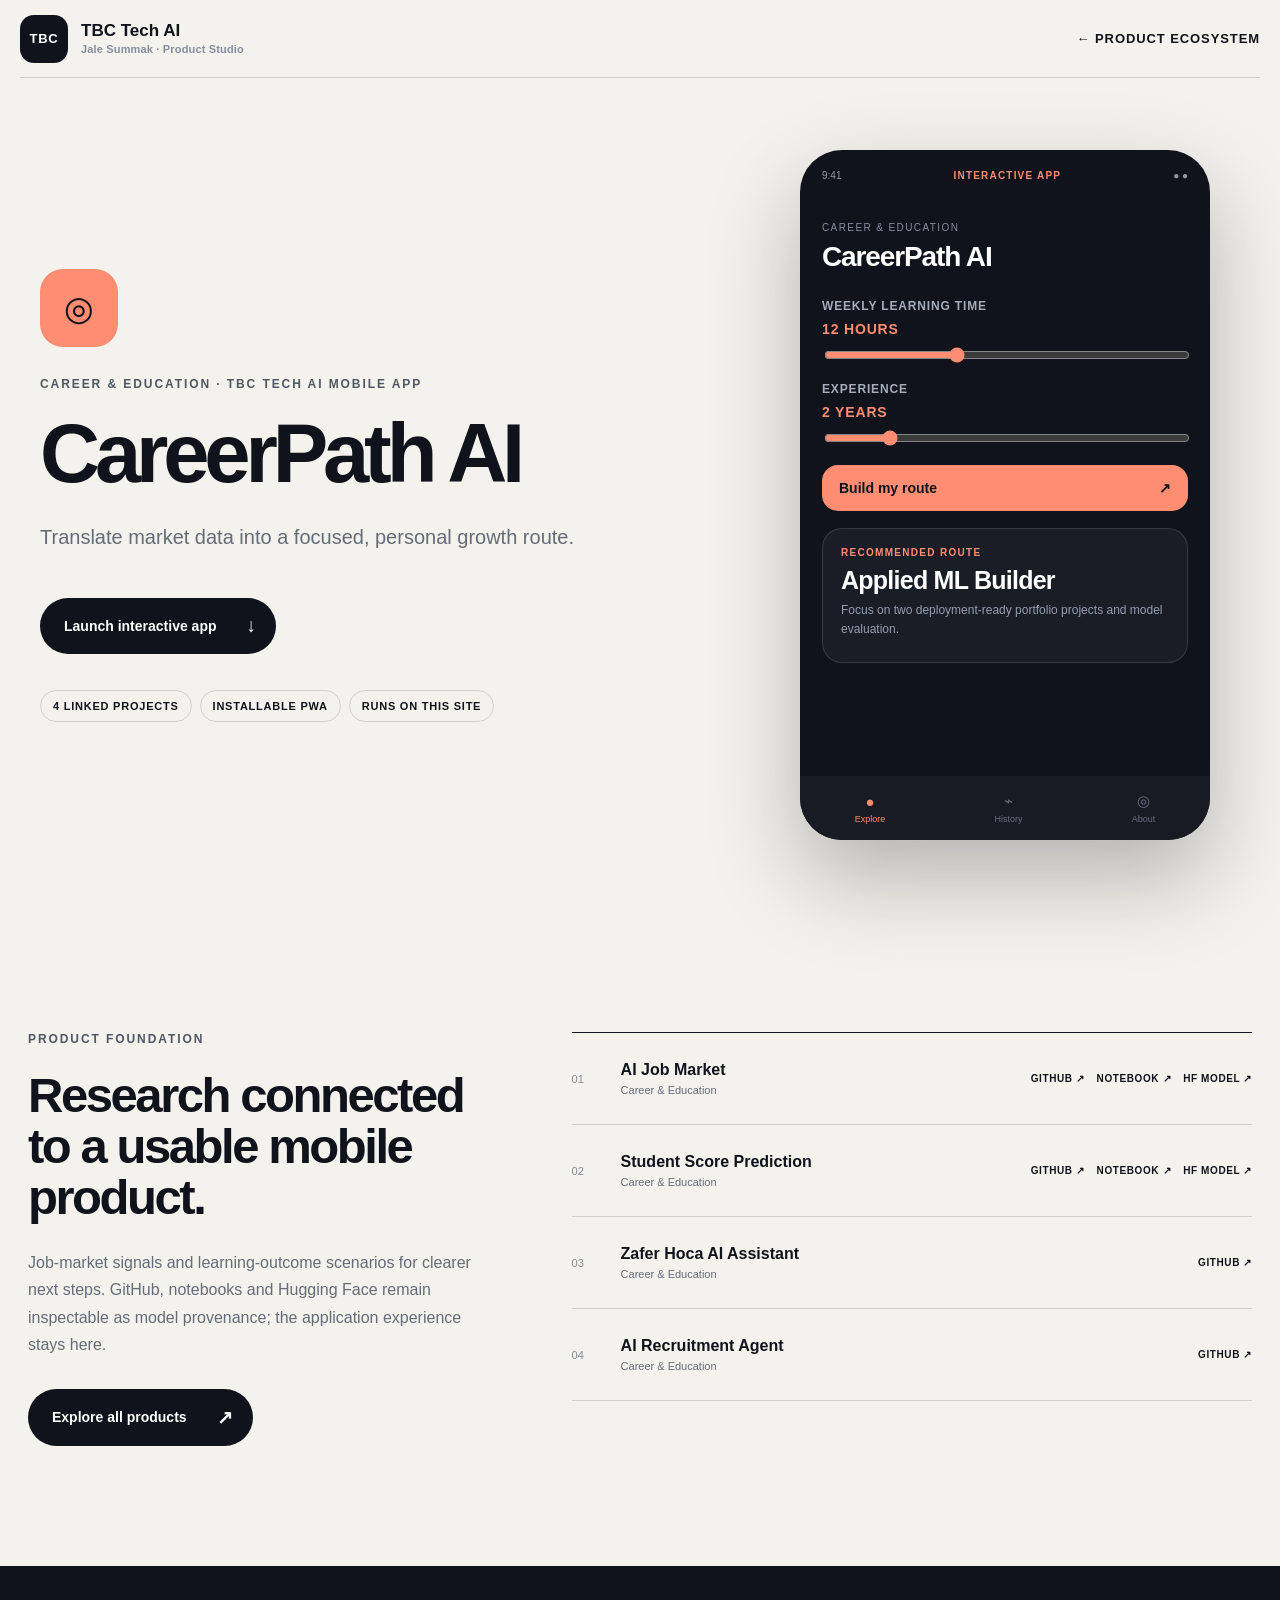
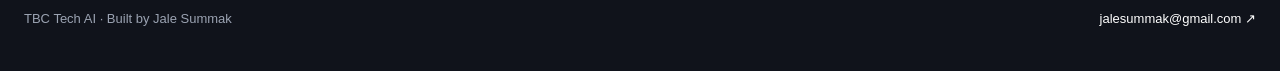
<file: apps/career/index.html>
<!doctype html><html lang="en"><head><meta charset="utf-8"><meta name="viewport" content="width=device-width,initial-scale=1"><meta name="portfolio-version" content="jale-global-portfolio-v2"><title>CareerPath AI — TBC Tech AI</title><meta name="description" content="Jale Summak’s evidence-backed portfolio: 54 AI and data projects spanning RAG agents, computer vision, NLP, forecasting, recommender systems and applied product delivery."><meta name="theme-color" content="#0b0e14"><link rel="manifest" href="/manifest.webmanifest"><link rel="icon" href="/favicon.svg"><meta property="og:type" content="website"><meta property="og:title" content="Jale Summak — AI Systems & Product Builder"><meta property="og:description" content="Jale Summak’s evidence-backed portfolio: 54 AI and data projects spanning RAG agents, computer vision, NLP, forecasting, recommender systems and applied product delivery."><meta property="og:image" content="https://jalesummak.github.io/og-tbc-tech-ai.png"><meta property="og:url" content="https://jalesummak.github.io/apps/career/"><meta name="twitter:card" content="summary_large_image"><meta name="twitter:image" content="https://jalesummak.github.io/og-tbc-tech-ai.png"><style>:root {
  --ink: #10131b;
  --deep: #0b0e14;
  --paper: #f4f2ec;
  --white: #ffffff;
  --muted: #656b78;
  --line: rgba(16, 19, 27, .15);
  --lime: #d7ff64;
  --blue: #6558f5;
  --sky: #8bd6ff;
  --radius: 26px;
}

* { box-sizing: border-box; }
html { scroll-behavior: smooth; overflow-x: clip; }
body {
  margin: 0;
  background: var(--paper);
  color: var(--ink);
  font-family: Inter, "Segoe UI Variable", "Segoe UI", Arial, sans-serif;
  font-size: 16px;
  -webkit-font-smoothing: antialiased;
  overflow-x: clip;
}
a { color: inherit; text-decoration: none; }
button, input, textarea, select { font: inherit; }
button, a { touch-action: manipulation; }
::selection { background: var(--lime); color: var(--ink); }
.section-shell { width: min(1280px, calc(100% - 56px)); margin-inline: auto; }
.is-hidden { display: none !important; }

.site-header {
  width: min(1380px, calc(100% - 40px));
  min-height: 84px;
  margin: auto;
  display: flex;
  align-items: center;
  justify-content: space-between;
  gap: 24px;
  border-bottom: 1px solid var(--line);
  position: relative;
  z-index: 20;
}
.brand { display: flex; align-items: center; gap: 13px; }
.brand > span, .footer-mark {
  display: grid;
  place-items: center;
  width: 48px;
  height: 48px;
  border-radius: 14px;
  background: var(--blue);
  color: white;
  font-size: 13px;
  font-weight: 900;
  letter-spacing: .06em;
}
.brand > strong { display: flex; flex-direction: column; gap: 4px; font-size: 17px; line-height: 1.05; }
.brand > strong small { color: var(--muted); font-size: 11px; font-weight: 650; letter-spacing: .015em; }
.site-header nav { display: flex; align-items: center; gap: 25px; }
.site-header nav a { color: #3d4350; font-size: 14px; font-weight: 650; }
.site-header nav a:hover { color: var(--blue); }
.header-actions { display: flex; align-items: center; gap: 8px; }
.lang-toggle, .mini-cta {
  min-height: 40px;
  padding: 0 15px;
  border: 1px solid var(--line);
  border-radius: 999px;
  background: transparent;
  font-size: 13px;
  font-weight: 800;
  cursor: pointer;
}
.header-actions > a.lang-toggle, .mini-cta { display: inline-flex; align-items: center; justify-content: center; }
.mini-cta { background: var(--ink); border-color: var(--ink); color: white; }

.hero {
  min-height: 780px;
  display: grid;
  grid-template-columns: minmax(0, 1.02fr) minmax(460px, .98fr);
  gap: clamp(44px, 6vw, 96px);
  align-items: center;
  padding-block: 82px 100px;
}
.eyebrow, .section-kicker {
  margin: 0 0 24px;
  color: #505663;
  font-size: 12px;
  font-weight: 850;
  letter-spacing: .16em;
  text-transform: uppercase;
}
.status-dot {
  display: inline-block;
  width: 8px;
  height: 8px;
  margin-right: 14px;
  border-radius: 50%;
  background: #31d78f;
  box-shadow: 0 0 0 6px rgba(49, 215, 143, .14);
}
.hero h1 {
  max-width: 850px;
  margin: 0;
  font-size: clamp(54px, 5.65vw, 82px);
  font-weight: 850;
  line-height: .99;
  letter-spacing: -.058em;
  text-wrap: balance;
}
.hero h1 em { color: var(--blue); font-style: normal; }
.hero-intro {
  max-width: 720px;
  margin: 34px 0;
  color: var(--muted);
  font-size: 19px;
  line-height: 1.68;
}
.hero-actions { display: flex; align-items: center; gap: 28px; }
.primary-button {
  display: inline-flex;
  align-items: center;
  justify-content: space-between;
  gap: 30px;
  padding: 17px 20px 17px 24px;
  border-radius: 999px;
  background: var(--ink);
  color: white;
  font-size: 14px;
  font-weight: 800;
}
.primary-button span { font-size: 19px; }
.text-button { padding: 10px 0; border-bottom: 1px solid var(--ink); font-size: 14px; font-weight: 800; }
.text-button span { margin-left: 10px; }
.metrics {
  display: grid;
  grid-template-columns: repeat(4, 1fr);
  gap: 14px;
  margin-top: 64px;
  padding-top: 23px;
  border-top: 1px solid var(--line);
}
.metrics div { display: flex; flex-direction: column; gap: 7px; }
.metrics strong { font-size: 34px; line-height: 1; letter-spacing: -.045em; }
.metrics span { max-width: 125px; color: var(--muted); font-size: 11px; font-weight: 700; line-height: 1.45; letter-spacing: .075em; text-transform: uppercase; }

.hero-visual { min-height: 620px; display: grid; place-items: center; position: relative; }
.hero-board {
  width: min(590px, 100%);
  min-height: 570px;
  padding: 25px;
  border: 1px solid rgba(255, 255, 255, .13);
  border-radius: 34px;
  background: var(--deep);
  color: white;
  box-shadow: 0 42px 110px rgba(25, 20, 74, .27);
  position: relative;
  z-index: 2;
  overflow: hidden;
}
.hero-board::before {
  content: "";
  width: 360px;
  height: 360px;
  position: absolute;
  right: -190px;
  top: -190px;
  border-radius: 50%;
  background: radial-gradient(circle, rgba(101, 88, 245, .78), transparent 68%);
}
.board-top, .board-foot { position: relative; z-index: 1; display: flex; align-items: center; justify-content: space-between; gap: 20px; }
.board-top { padding-bottom: 20px; border-bottom: 1px solid rgba(255, 255, 255, .12); }
.board-top span, .board-top i { font-size: 10px; font-weight: 800; font-style: normal; letter-spacing: .13em; }
.board-top span { color: var(--lime); }
.board-top i { color: #767e91; }
.board-core { position: relative; z-index: 1; padding: 52px 0 42px; }
.board-core small { color: #81899b; font-size: 11px; font-weight: 800; letter-spacing: .14em; }
.board-core strong { display: block; max-width: 480px; margin: 12px 0 16px; font-size: clamp(30px, 3vw, 43px); line-height: 1.04; letter-spacing: -.04em; }
.board-core strong i { color: var(--lime); font-style: normal; }
.board-core p { margin: 0; color: #aeb5c3; font-size: 15px; }
.board-grid { display: grid; grid-template-columns: 1fr 1fr; gap: 9px; position: relative; z-index: 1; }
.board-grid div { min-height: 112px; padding: 16px; border: 1px solid rgba(255, 255, 255, .1); background: rgba(255, 255, 255, .045); }
.board-grid span { display: block; margin-bottom: 16px; color: var(--lime); font-size: 10px; font-weight: 850; }
.board-grid b { display: block; font-size: 18px; }
.board-grid small { display: block; margin-top: 6px; color: #8890a1; font-size: 12px; }
.board-foot { margin-top: 25px; color: #8e96a7; font-size: 11px; }
.board-foot span { display: flex; align-items: center; gap: 8px; }
.board-foot span i { width: 7px; height: 7px; border-radius: 50%; background: #31d78f; }
.board-foot strong { color: white; font-size: 12px; }
.board-orbit { position: absolute; border: 1px solid rgba(101, 88, 245, .26); border-radius: 50%; }
.orbit-a { width: 660px; height: 420px; transform: rotate(17deg); }
.orbit-b { width: 420px; height: 670px; transform: rotate(-22deg); }

.section-heading { display: grid; grid-template-columns: minmax(0, 1fr) minmax(320px, 440px); align-items: end; gap: 56px; margin-bottom: 54px; }
.section-heading h2, .about-grid h2 {
  max-width: 800px;
  margin: 0;
  font-size: clamp(42px, 5vw, 68px);
  line-height: 1;
  letter-spacing: -.052em;
  text-wrap: balance;
}
.section-heading h2 em { color: var(--blue); font-style: normal; }
.section-heading > p { margin: 0; color: var(--muted); font-size: 17px; line-height: 1.68; }

.flagship-section { padding: 118px 0; background: var(--deep); color: white; }
.flagship-section .section-kicker { color: var(--lime); }
.flagship-section .section-heading > p { color: #a3abba; }
.flagship-section .section-heading h2 em { color: var(--lime); }
.flagship-grid { display: grid; grid-template-columns: 1fr 1fr; gap: 16px; }
.flagship-card {
  min-height: 390px;
  padding: 28px;
  border: 1px solid rgba(255, 255, 255, .14);
  border-radius: var(--radius);
  background: #141822;
  display: flex;
  flex-direction: column;
  justify-content: space-between;
  position: relative;
  overflow: hidden;
  transition: transform .22s ease, border-color .22s ease;
}
.flagship-card::after { content: ""; width: 190px; height: 190px; position: absolute; right: -90px; top: -90px; border-radius: 50%; background: var(--accent); filter: blur(65px); opacity: .25; }
.flagship-card:hover { transform: translateY(-5px); border-color: var(--accent); }
.flagship-primary { background: var(--lime); color: var(--ink); border-color: var(--lime); }
.flagship-primary::after { background: white; opacity: .45; }
.flagship-top { display: flex; justify-content: space-between; gap: 20px; position: relative; z-index: 1; }
.flagship-top span, .flagship-top b { font-size: 11px; letter-spacing: .13em; }
.flagship-top span { opacity: .62; }
.flagship-top b { color: var(--accent); text-align: right; }
.flagship-primary .flagship-top b { color: var(--ink); }
.flagship-card h3 { max-width: 520px; margin: 70px 0 13px; font-size: clamp(31px, 3vw, 48px); line-height: .98; letter-spacing: -.045em; }
.flagship-card p { max-width: 610px; margin: 0; color: #a5adbb; font-size: 16px; line-height: 1.55; }
.flagship-primary p { color: #3f473b; }
.flagship-proof { display: flex; align-items: flex-end; justify-content: space-between; gap: 18px; margin-top: 34px; padding-top: 18px; border-top: 1px solid rgba(255, 255, 255, .15); }
.flagship-primary .flagship-proof { border-color: rgba(16, 19, 27, .2); }
.flagship-proof span { max-width: 70%; color: #8f98a8; font-size: 13px; line-height: 1.45; }
.flagship-primary .flagship-proof span { color: #4e564a; }
.flagship-proof strong { color: var(--accent); font-size: 11px; letter-spacing: .11em; }
.flagship-primary .flagship-proof strong { color: var(--ink); }
.flagship-card > a { display: flex; align-items: center; justify-content: space-between; margin-top: 24px; padding-top: 17px; border-top: 1px solid rgba(255, 255, 255, .15); font-size: 14px; font-weight: 850; }
.flagship-primary > a { border-color: rgba(16, 19, 27, .2); }

.toolkit-section, .product-section { padding-block: 122px; }
.toolkit-grid { display: grid; grid-template-columns: 1fr 1fr; border-top: 1px solid var(--ink); }
.toolkit-grid article { min-height: 245px; display: grid; grid-template-columns: 58px 1fr; gap: 20px; padding: 30px 28px 35px 0; border-bottom: 1px solid var(--line); }
.toolkit-grid article:nth-child(odd) { border-right: 1px solid var(--line); }
.toolkit-grid article:nth-child(even) { padding-left: 28px; }
.toolkit-grid article > span { color: var(--blue); font-size: 13px; font-weight: 850; }
.toolkit-grid small { color: var(--blue); font-size: 11px; font-weight: 850; letter-spacing: .12em; }
.toolkit-grid h3 { margin: 14px 0 12px; font-size: 28px; letter-spacing: -.035em; }
.toolkit-grid p { max-width: 500px; margin: 0; color: var(--muted); font-size: 15px; line-height: 1.68; }

.category-grid { display: grid; grid-template-columns: repeat(4, 1fr); gap: 14px; }
.category-card {
  min-height: 365px;
  padding: 24px;
  border: 1px solid var(--line);
  border-radius: var(--radius);
  background: rgba(255, 255, 255, .55);
  display: flex;
  flex-direction: column;
  position: relative;
  overflow: hidden;
  transition: transform .22s ease, box-shadow .22s ease, background .22s ease;
}
.category-card::before { content: ""; width: 160px; height: 160px; position: absolute; right: -60px; top: -50px; border-radius: 50%; background: var(--accent); filter: blur(58px); opacity: .23; }
.category-card:hover { transform: translateY(-5px); background: white; box-shadow: 0 22px 60px rgba(20, 24, 40, .09); }
.card-index { color: var(--muted); font-size: 11px; font-weight: 800; letter-spacing: .15em; }
.category-icon { width: 64px; height: 64px; margin: 34px 0; border-radius: 20px; background: var(--accent); display: grid; place-items: center; font-size: 29px; }
.category-card > p { margin: 0 0 9px; color: var(--muted); font-size: 12px; font-weight: 750; letter-spacing: .1em; text-transform: uppercase; }
.category-card h3 { margin: 0 0 13px; font-size: 27px; line-height: 1.04; letter-spacing: -.038em; }
.category-description { color: var(--muted); font-size: 14px; line-height: 1.6; }
.category-footer { margin-top: auto; padding-top: 20px; border-top: 1px solid var(--line); display: flex; align-items: center; justify-content: space-between; }
.category-footer > span { font-size: 12px; font-weight: 750; letter-spacing: .08em; text-transform: uppercase; }
.category-footer a { width: 38px; height: 38px; border-radius: 50%; background: var(--ink); color: white; display: grid; place-items: center; }
.category-card:last-child { background: var(--ink); color: white; }
.category-card:last-child .category-description, .category-card:last-child > p, .category-card:last-child .card-index { color: #a2a9b7; }
.category-card:last-child .category-footer { border-color: rgba(255, 255, 255, .15); }

.mobile-suite { padding: 120px 0; background: var(--deep); color: white; }
.mobile-suite .section-kicker { color: var(--sky); }
.section-heading.light > p { color: #9ca4b5; }
.suite-list { border-top: 1px solid rgba(255, 255, 255, .16); }
.suite-row { display: grid; grid-template-columns: 56px 74px 1fr 160px; gap: 16px; align-items: center; padding: 27px 6px; border-bottom: 1px solid rgba(255, 255, 255, .14); transition: background .18s, padding .18s; }
.suite-row:hover { padding-inline: 16px; background: rgba(255, 255, 255, .045); }
.suite-number { color: #747d8f; font-size: 11px; }
.suite-symbol { width: 52px; height: 52px; border-radius: 16px; background: var(--accent); color: var(--ink); display: grid; place-items: center; font-size: 22px; }
.suite-name { display: flex; flex-direction: column; gap: 6px; }
.suite-name strong { font-size: 23px; }
.suite-name small { max-width: 720px; color: #929bac; font-size: 14px; line-height: 1.5; }
.suite-link { color: var(--accent); font-size: 12px; font-weight: 850; letter-spacing: .08em; text-align: right; text-transform: uppercase; }

.explorer-section {
  width: min(1380px, calc(100% - 24px));
  margin-block: 54px 120px;
  padding: 78px clamp(24px, 4vw, 58px) 70px;
  border-radius: 42px;
  background: var(--deep);
  color: white;
  position: relative;
  overflow: hidden;
  isolation: isolate;
}
.explorer-section::before { content: ""; width: 680px; height: 680px; position: absolute; z-index: -1; right: -310px; top: -420px; border-radius: 50%; background: radial-gradient(circle, rgba(101, 88, 245, .45), transparent 69%); }
.atlas-signature { display: flex; align-items: center; gap: 15px; margin-bottom: 50px; color: #9aa3b3; font-size: 11px; font-weight: 850; letter-spacing: .15em; }
.atlas-signature i { height: 1px; flex: 1; background: linear-gradient(90deg, rgba(255, 255, 255, .16), rgba(215, 255, 100, .72)); }
.explorer-section .section-heading { align-items: start; margin-bottom: 54px; }
.explorer-section .section-kicker { color: var(--lime); }
.explorer-section .section-heading h2 { font-size: clamp(50px, 6.3vw, 88px); line-height: .91; }
.explorer-section .section-heading h2 em { color: var(--lime); }
.explorer-section .section-heading > p { color: #a6aebd; }
.capability-overview { display: grid; grid-template-columns: 1fr 1fr; gap: 12px; margin-bottom: 38px; }
.capability-card {
  width: 100%;
  min-height: 190px;
  padding: 22px;
  border: 1px solid rgba(255, 255, 255, .14);
  border-radius: 22px;
  background: rgba(255, 255, 255, .04);
  color: white;
  display: grid;
  grid-template-columns: 30px 54px minmax(0, 1fr) auto;
  gap: 14px;
  align-items: start;
  text-align: left;
  cursor: pointer;
  transition: transform .18s, border-color .18s, background .18s;
}
.capability-card:hover { transform: translateY(-3px); border-color: var(--accent); background: rgba(255, 255, 255, .07); }
.capability-card.active { border-color: var(--accent); background: linear-gradient(145deg, color-mix(in srgb, var(--accent) 17%, var(--deep)), rgba(255, 255, 255, .045)); }
.capability-index { padding-top: 6px; color: #7f889a; font-size: 10px; font-weight: 850; letter-spacing: .14em; }
.capability-icon { width: 50px; height: 50px; border-radius: 15px; background: var(--accent); color: var(--ink); display: grid; place-items: center; font-size: 21px; }
.capability-copy { min-width: 0; display: flex; flex-direction: column; }
.capability-copy strong { font-size: 19px; line-height: 1.2; letter-spacing: -.025em; }
.capability-copy small { margin-top: 10px; color: #a9b1bf; font-size: 14px; line-height: 1.55; }
.capability-copy i { margin-top: 13px; color: var(--accent); font-size: 12px; font-style: normal; line-height: 1.45; }
.capability-count { color: var(--accent); font-size: 27px; font-weight: 850; line-height: .9; text-align: right; }
.capability-count small { display: block; margin-top: 8px; color: #7e8798; font-size: 9px; font-weight: 750; letter-spacing: .1em; text-transform: uppercase; }
.all-capability { grid-column: 1 / -1; min-height: 130px; align-items: center; }
.all-capability .capability-copy small { max-width: 700px; }
.project-tools { display: flex; align-items: center; justify-content: space-between; gap: 24px; margin-bottom: 32px; padding-bottom: 24px; border-bottom: 1px solid rgba(255, 255, 255, .14); }
.active-filter { display: flex; align-items: baseline; gap: 10px; flex-wrap: wrap; }
.active-filter span, .active-filter small { color: #8b94a5; font-size: 11px; font-weight: 750; letter-spacing: .09em; text-transform: uppercase; }
.active-filter strong { color: var(--lime); font-size: 19px; }
.search-box { width: 310px; padding: 10px 0; border-bottom: 1px solid rgba(255, 255, 255, .45); display: flex; align-items: center; gap: 10px; color: white; }
.search-box input { width: 100%; border: 0; outline: 0; background: transparent; color: white; font-size: 14px; }
.search-box input::placeholder { color: #7f889a; }
.project-list { display: grid; grid-template-columns: 1fr 1fr; gap: 16px; }
.project-row {
  min-height: 520px;
  display: grid;
  grid-template-columns: 138px minmax(0, 1fr);
  border-radius: 26px;
  background: #f8f7f2;
  color: var(--ink);
  overflow: hidden;
  box-shadow: 0 16px 48px rgba(0, 0, 0, .16);
  transition: transform .2s ease, box-shadow .2s ease;
}
.project-row:hover { transform: translateY(-5px); box-shadow: 0 26px 70px rgba(0, 0, 0, .25); }
.project-row.is-hidden { display: none; }
.project-visual { padding: 20px 17px; background: linear-gradient(145deg, var(--accent), rgba(255, 255, 255, .78)); display: flex; flex-direction: column; justify-content: space-between; position: relative; overflow: hidden; }
.project-visual::after { content: ""; position: absolute; inset: 0; background: repeating-linear-gradient(135deg, transparent 0 20px, rgba(16, 19, 27, .05) 20px 21px); }
.project-visual > * { position: relative; z-index: 1; }
.project-visual .project-number { color: rgba(16, 19, 27, .62); font-size: 11px; font-weight: 850; letter-spacing: .14em; }
.project-visual b { align-self: center; margin-block: auto; font-family: "Segoe UI Symbol", sans-serif; font-size: 54px; line-height: 1; }
.project-visual small { font-size: 10px; font-weight: 900; letter-spacing: .13em; text-transform: uppercase; }
.project-card-body { padding: 26px 23px 23px; display: flex; flex-direction: column; gap: 23px; }
.project-title { display: flex; flex-direction: column; gap: 9px; }
.project-tags { display: flex; flex-wrap: wrap; gap: 6px; }
.project-tags span { padding: 6px 8px; border-radius: 999px; background: color-mix(in srgb, var(--accent) 25%, white); font-size: 10px; font-weight: 850; letter-spacing: .06em; text-transform: uppercase; }
.project-title strong { font-size: 28px; line-height: 1.03; letter-spacing: -.042em; }
.project-title small { color: var(--muted); font-size: 11px; font-weight: 750; letter-spacing: .1em; text-transform: uppercase; }
.project-evidence { display: flex; flex-direction: column; gap: 14px; }
.project-evidence p { margin: 0; color: #555d6b; font-size: 14px; line-height: 1.58; }
.project-evidence p b { display: block; margin-bottom: 5px; color: #8e949f; font-size: 10px; letter-spacing: .13em; }
.project-evidence .project-result { color: #252b36; }
.metric-chip { align-self: flex-start; display: inline-flex; padding: 8px 10px; border-radius: 10px; background: var(--accent); font-size: 12px; }
.project-links { display: flex; flex-wrap: wrap; gap: 8px; margin-top: auto; }
.project-links a, .private-pill { min-height: 34px; padding: 8px 10px; border: 1px solid rgba(16, 19, 27, .16); border-radius: 999px; display: inline-flex; align-items: center; font-size: 11px; font-weight: 850; line-height: 1; letter-spacing: .05em; text-transform: uppercase; }
.project-links a:hover { border-color: var(--ink); background: white; }
.project-links .app-link { margin-left: auto; background: var(--ink); border-color: var(--ink); color: white; }
.project-links .app-link:hover { background: var(--blue); border-color: var(--blue); }
.private-pill { background: #e7e4dc; color: #646b76; }
.empty-state { grid-column: 1 / -1; padding: 48px 0; color: #a7afbd; font-size: 15px; }

.about-section { padding: 116px 0; background: var(--lime); }
.about-grid { display: grid; grid-template-columns: 1fr 1fr; gap: 90px; }
.about-grid > div:last-child > p { margin: 33px 0; color: #353c32; font-size: 21px; line-height: 1.65; }
.capability-tags { display: flex; flex-wrap: wrap; gap: 9px; }
.capability-tags span { padding: 10px 13px; border: 1px solid rgba(16, 19, 27, .3); border-radius: 999px; font-size: 12px; font-weight: 750; letter-spacing: .07em; text-transform: uppercase; }
.proof-grid { display: grid; grid-template-columns: repeat(4, 1fr); gap: 13px; margin-top: 40px; }
.proof-grid div { padding-top: 16px; border-top: 1px solid rgba(16, 19, 27, .28); }
.proof-grid strong { display: block; font-size: 29px; letter-spacing: -.04em; }
.proof-grid span { display: block; margin-top: 6px; color: #4d5549; font-size: 11px; font-weight: 750; line-height: 1.45; letter-spacing: .07em; text-transform: uppercase; }

.site-footer { min-height: 380px; display: flex; align-items: center; justify-content: space-between; gap: 50px; }
.site-footer > div { max-width: 850px; display: grid; grid-template-columns: 52px 1fr; align-items: center; gap: 0 20px; }
.site-footer h2 { margin: 0; font-size: clamp(40px, 4.5vw, 64px); letter-spacing: -.05em; }
.site-footer > div > a { grid-column: 2; width: fit-content; margin-top: 12px; border-bottom: 1px solid; font-size: 15px; }
.footer-socials { grid-column: 2; display: flex; flex-wrap: wrap; gap: 15px; margin-top: 18px; }
.footer-socials a { border-bottom: 1px solid transparent; font-size: 12px; font-weight: 800; letter-spacing: .07em; text-transform: uppercase; }
.footer-socials a:hover { border-color: var(--ink); }
.site-footer > p { color: var(--muted); font-size: 12px; line-height: 1.75; text-align: right; }
.site-footer > p strong { color: var(--ink); }

/* Interactive product pages */
.product-page { min-height: 100vh; background: var(--paper); }
.product-header { width: min(1320px, calc(100% - 40px)); min-height: 78px; margin: auto; border-bottom: 1px solid var(--line); display: flex; align-items: center; justify-content: space-between; }
.product-header > a:last-child { font-size: 13px; font-weight: 800; letter-spacing: .07em; text-transform: uppercase; }
.product-page .brand > span { background: var(--ink); }
.product-page .brand > strong small { color: #858c9d; }
.product-hero { width: min(1200px, calc(100% - 56px)); min-height: 770px; margin: auto; padding: 72px 0; display: grid; grid-template-columns: 1fr 440px; align-items: center; gap: 94px; }
.product-symbol { width: 78px; height: 78px; margin-bottom: 30px; border-radius: 23px; background: var(--accent); display: grid; place-items: center; font-size: 34px; }
.product-hero-copy h1 { margin: 0 0 28px; font-size: clamp(56px, 6.5vw, 94px); line-height: .94; letter-spacing: -.062em; }
.product-hero-copy > p:not(.eyebrow) { max-width: 660px; color: var(--muted); font-size: 20px; line-height: 1.64; }
.product-launch { margin: 24px 0 4px; }
.product-meta { display: flex; flex-wrap: wrap; gap: 8px; margin-top: 32px; }
.product-meta span { padding: 9px 12px; border: 1px solid var(--line); border-radius: 999px; font-size: 11px; font-weight: 750; letter-spacing: .07em; text-transform: uppercase; }
.demo-shell { width: 410px; min-height: 690px; padding: 20px 22px 76px; border-radius: 42px; background: var(--ink); color: white; position: relative; overflow: hidden; box-shadow: 0 38px 90px rgba(16, 19, 27, .28); }
.demo-status { display: flex; justify-content: space-between; color: #9097a7; font-size: 10px; }
.demo-status b { color: var(--accent); letter-spacing: .12em; }
.demo-title { margin: 36px 0 26px; }
.demo-title small { color: #858d9f; font-size: 10px; letter-spacing: .14em; text-transform: uppercase; }
.demo-title h2 { margin: 6px 0; font-size: 28px; letter-spacing: -.04em; }
.demo-content { display: flex; flex-direction: column; gap: 17px; }
.demo-content label { display: flex; flex-direction: column; gap: 8px; color: #a5acba; font-size: 12px; font-weight: 750; letter-spacing: .07em; text-transform: uppercase; }
.demo-content label output { color: var(--accent); font-size: 14px; font-weight: 850; }
.demo-content textarea, .demo-content select { width: 100%; padding: 15px; border: 1px solid rgba(255, 255, 255, .14); border-radius: 16px; outline: 0; background: #1b1f29; color: white; resize: none; font-size: 14px; line-height: 1.5; }
.demo-content input[type=range] { width: 100%; accent-color: var(--accent); }
.demo-primary, .demo-secondary { padding: 15px 17px; border: 0; border-radius: 16px; background: var(--accent); color: var(--ink); display: flex; justify-content: space-between; font-size: 14px; font-weight: 850; cursor: pointer; }
.result-panel { padding: 18px; border: 1px solid rgba(255, 255, 255, .13); border-radius: 20px; background: #191d26; animation: rise .3s ease; }
.result-panel.always { animation: none; }
.result-label { display: block; margin-bottom: 8px; color: var(--accent); font-size: 10px; font-weight: 800; letter-spacing: .13em; }
.result-panel > strong { display: block; font-size: 25px; letter-spacing: -.03em; }
.result-panel > small, .result-panel > p { margin: 6px 0; color: #969daf; font-size: 12px; line-height: 1.55; }
.risk-bar { height: 7px; margin: 15px 0; border-radius: 99px; background: #2a2f3b; overflow: hidden; }
.risk-bar i { display: block; height: 100%; border-radius: 99px; background: var(--accent); }
.result-grid { display: grid; grid-template-columns: repeat(3, 1fr); gap: 7px; }
.result-grid b { display: block; margin-bottom: 4px; font-size: 13px; }
.result-grid span { color: #7f8798; font-size: 10px; }
.mini-chart { height: 90px; margin-top: 16px; display: flex; align-items: flex-end; gap: 7px; }
.mini-chart i { flex: 1; border-radius: 5px 5px 2px 2px; background: linear-gradient(var(--accent), rgba(255, 255, 255, .12)); }
.choice-row { display: flex; gap: 7px; }
.choice-row button { flex: 1; padding: 11px 6px; border: 1px solid rgba(255, 255, 255, .13); border-radius: 12px; background: #1b1f29; color: #a1a8b7; font-size: 11px; cursor: pointer; }
.choice-row button.selected { background: var(--accent); color: var(--ink); }
.recommendation { padding: 12px 0; border-bottom: 1px solid rgba(255, 255, 255, .09); display: grid; grid-template-columns: 28px 1fr auto; align-items: center; }
.recommendation span { color: #737c8e; font-size: 10px; }
.recommendation strong { font-size: 13px; }
.recommendation i { color: var(--accent); font-size: 11px; font-style: normal; }
.city-score { height: 135px; border-radius: 22px; background: var(--accent); color: var(--ink); display: grid; place-content: center; text-align: center; }
.city-score span { font-size: 10px; letter-spacing: .14em; }
.city-score strong { font-size: 56px; line-height: 1; }
.city-score small { font-size: 11px; }
.signal-list { padding: 8px 15px; border: 1px solid rgba(255, 255, 255, .13); border-radius: 18px; }
.signal-list span { padding: 12px 0; border-bottom: 1px solid rgba(255, 255, 255, .09); display: flex; justify-content: space-between; font-size: 12px; }
.signal-list span:last-child { border: 0; }
.signal-list i { color: var(--accent); font-style: normal; }
.upload-zone { min-height: 265px; padding: 17px; border: 1px dashed rgba(255, 255, 255, .26); border-radius: 24px; display: flex !important; align-items: center; justify-content: center; text-align: center; overflow: hidden; cursor: pointer; }
.upload-zone b { color: white; font-size: 15px; letter-spacing: 0; text-transform: none; }
.upload-zone span { color: #7f8798; font-size: 11px; }
.upload-zone input { position: absolute; opacity: 0; pointer-events: none; }
.upload-zone img { width: 100%; height: 230px; object-fit: cover; border-radius: 18px; }
.upload-zone.has-image { padding: 7px; }
.demo-bottom { height: 64px; position: absolute; inset: auto 0 0; background: #181b23; display: flex; align-items: center; justify-content: space-around; }
.demo-bottom span { color: #676f80; font-size: 15px; display: flex; flex-direction: column; align-items: center; gap: 4px; }
.demo-bottom small { font-size: 9px; }
.demo-bottom .active { color: var(--accent); }
.demo-note { margin: 0; color: #8b93a4; font-size: 11px; line-height: 1.55; }
.install-button { width: 100%; padding: 13px; border: 1px solid rgba(255, 255, 255, .15); border-radius: 14px; background: transparent; color: white; font-size: 12px; font-weight: 800; cursor: pointer; }
.product-disclaimer { padding: 13px 15px; border-radius: 15px; background: #ece9df; color: #656a74; font-size: 11px; line-height: 1.55; }
.product-details { padding: 120px 0; display: grid; grid-template-columns: .8fr 1.2fr; gap: 90px; }
.product-details h2 { margin: 0 0 26px; font-size: 49px; line-height: 1.04; letter-spacing: -.05em; }
.product-details > div:first-child > p:not(.section-kicker) { margin-bottom: 30px; color: var(--muted); font-size: 16px; line-height: 1.72; }
.product-projects { border-top: 1px solid var(--ink); }
.product-projects article { min-height: 92px; padding: 12px 0; border-bottom: 1px solid var(--line); display: grid; grid-template-columns: 36px 1fr auto; align-items: center; gap: 13px; }
.product-projects article > span { color: #858b98; font-size: 11px; }
.product-projects article > div:nth-child(2) { display: flex; flex-direction: column; gap: 5px; }
.product-projects strong { font-size: 16px; }
.product-projects small { color: var(--muted); font-size: 11px; }
.product-projects article > div:last-child { display: flex; flex-wrap: wrap; gap: 12px; }
.product-projects a, .product-projects .private-pill { font-size: 10px; font-weight: 800; letter-spacing: .06em; text-transform: uppercase; }
.product-footer { min-height: 105px; padding: 0 max(24px, calc((100% - 1280px) / 2)); background: var(--ink); color: #9ba3b2; display: flex; align-items: center; justify-content: space-between; font-size: 13px; }
.product-footer a { color: white; }

@keyframes rise { from { opacity: 0; transform: translateY(8px); } to { opacity: 1; transform: none; } }

@media (max-width: 1160px) {
  .site-header nav { gap: 16px; }
  .site-header nav a { font-size: 12px; }
  .hero { grid-template-columns: 1fr; }
  .hero-copy { max-width: 900px; }
  .hero-visual { min-height: 650px; }
  .category-grid { grid-template-columns: 1fr 1fr; }
  .project-list { grid-template-columns: 1fr; }
  .project-row { grid-template-columns: 170px minmax(0, 1fr); min-height: 455px; }
  .product-hero { grid-template-columns: 1fr; justify-items: center; }
  .product-hero-copy { text-align: center; }
  .product-meta { justify-content: center; }
  .product-details { grid-template-columns: 1fr; }
}

@media (max-width: 820px) {
  .section-shell { width: min(100% - 30px, 1280px); }
  .site-header { width: calc(100% - 24px); min-height: 70px; }
  .site-header nav { display: none; }
  .mini-cta { display: none; }
  .brand > span { width: 43px; height: 43px; }
  .brand > strong { font-size: 15px; }
  .brand > strong small { display: none; }
  .header-actions > a.lang-toggle { display: none; }
  .hero { min-height: auto; padding-block: 64px 80px; gap: 45px; }
  .hero h1 { font-size: clamp(44px, 12vw, 64px); }
  .hero-intro { font-size: 17px; }
  .hero-actions { align-items: flex-start; flex-direction: column; gap: 13px; }
  .metrics { grid-template-columns: 1fr 1fr; gap: 24px; margin-top: 48px; }
  .hero-visual { min-height: auto; }
  .hero-board { min-height: 520px; border-radius: 26px; }
  .board-core { padding: 40px 0 34px; }
  .board-core strong { font-size: 31px; }
  .board-grid div { min-height: 105px; }
  .board-orbit { display: none; }
  .section-heading { grid-template-columns: 1fr; gap: 24px; margin-bottom: 38px; }
  .section-heading h2, .about-grid h2 { font-size: 43px; }
  .section-heading > p { font-size: 16px; }
  .flagship-section, .toolkit-section, .product-section, .mobile-suite { padding-block: 84px; }
  .flagship-grid, .toolkit-grid, .category-grid, .capability-overview { grid-template-columns: 1fr; }
  .flagship-card { min-height: 350px; }
  .toolkit-grid article, .toolkit-grid article:nth-child(even) { min-height: 215px; padding: 26px 0; border-right: 0; }
  .category-card { min-height: 320px; }
  .suite-row { grid-template-columns: 42px 60px 1fr; }
  .suite-link { grid-column: 3; text-align: left; }
  .all-capability { grid-column: auto; }
  .explorer-section { width: calc(100% - 12px); margin-block: 18px 82px; padding: 52px 15px 34px; border-radius: 30px; }
  .atlas-signature { margin-bottom: 35px; font-size: 8px; gap: 9px; }
  .explorer-section .section-heading h2 { font-size: 48px; }
  .capability-card { min-height: 184px; grid-template-columns: 24px 46px minmax(0, 1fr); padding: 17px; gap: 10px; }
  .capability-icon { width: 43px; height: 43px; }
  .capability-count { grid-column: 3; font-size: 18px; text-align: left; }
  .capability-count small { display: inline; margin: 0 0 0 6px; }
  .capability-copy strong { font-size: 17px; }
  .capability-copy small { font-size: 13px; }
  .project-tools { align-items: stretch; flex-direction: column; }
  .search-box { width: 100%; order: 1; }
  .active-filter { order: 2; }
  .project-row { min-height: 580px; grid-template-columns: 92px minmax(0, 1fr); }
  .project-visual { padding: 16px 12px; }
  .project-visual b { font-size: 38px; }
  .project-visual small { font-size: 8px; }
  .project-card-body { padding: 21px 16px 18px; gap: 19px; }
  .project-title strong { font-size: 23px; }
  .project-evidence p { font-size: 13px; }
  .project-links { gap: 7px; }
  .project-links a, .private-pill { min-height: 32px; padding: 7px 8px; font-size: 9px; }
  .project-links .app-link { width: 100%; margin: 3px 0 0; justify-content: center; }
  .about-grid { grid-template-columns: 1fr; gap: 35px; }
  .about-grid > div:last-child > p { font-size: 18px; }
  .proof-grid { grid-template-columns: 1fr 1fr; }
  .site-footer { min-height: 430px; align-items: flex-start; justify-content: center; flex-direction: column; }
  .site-footer > div { grid-template-columns: 45px 1fr; }
  .footer-socials { grid-column: 1 / -1; }
  .site-footer > p { text-align: left; }
  .product-header { width: calc(100% - 24px); }
  .product-hero { width: calc(100% - 30px); padding: 58px 0; gap: 48px; }
  .product-hero-copy h1 { font-size: 57px; }
  .product-hero-copy > p:not(.eyebrow) { font-size: 17px; }
  .demo-shell { width: min(410px, 100%); min-height: 680px; }
  .product-details { padding: 82px 0; gap: 52px; }
  .product-details h2 { font-size: 41px; }
  .product-projects article { grid-template-columns: 28px 1fr; }
  .product-projects article > div:last-child { grid-column: 2; }
  .product-footer { min-height: 125px; align-items: flex-start; justify-content: center; flex-direction: column; gap: 9px; }
}

@media (prefers-reduced-motion: reduce) {
  html { scroll-behavior: auto; }
  * { animation: none !important; transition: none !important; }
}

a:focus-visible, button:focus-visible, input:focus-visible, textarea:focus-visible, select:focus-visible {
  outline: 3px solid var(--blue);
  outline-offset: 3px;
}
</style></head><body><main class="product-page" style="--accent:#ff8d72"><header class="product-header"><a class="brand" href="/"><span>TBC</span><strong>TBC Tech AI<small>Jale Summak · Product Studio</small></strong></a><a href="/">← Product ecosystem</a></header><section id="demo" class="product-hero"><div class="product-hero-copy"><div class="product-symbol">◎</div><p class="eyebrow">Career &amp; Education · TBC TECH AI MOBILE APP</p><h1>CareerPath AI</h1><p>Translate market data into a focused, personal growth route.</p><a class="primary-button product-launch" href="#demo">Launch interactive app <span>↓</span></a><div class="product-meta"><span>4 linked projects</span><span>Installable PWA</span><span>Runs on this site</span></div></div><div class="demo-shell"><div class="demo-status"><span>9:41</span><b>INTERACTIVE APP</b><span>● ●</span></div><div class="demo-title"><small>Career &amp; Education</small><h2>CareerPath AI</h2></div><div class="demo-content" data-demo="career"><label>Weekly learning time <output data-hours>12 hours</output><input type="range" min="2" max="30" value="12" data-hours-input></label><label>Experience <output data-experience>2 years</output><input type="range" min="0" max="12" value="2" data-experience-input></label><button class="demo-primary" type="button" data-run>Build my route <span>↗</span></button><div class="result-panel always" aria-live="polite"><span class="result-label">RECOMMENDED ROUTE</span><strong data-route>Applied ML Builder</strong><p data-route-copy>Focus on two deployment-ready portfolio projects and model evaluation.</p></div></div><button class="install-button" type="button" data-install hidden>Install this app</button><div class="demo-bottom"><span class="active">●<small>Explore</small></span><span>⌁<small>History</small></span><span>◎<small>About</small></span></div></div></section><section class="product-details section-shell"><div><p class="section-kicker">PRODUCT FOUNDATION</p><h2>Research connected to a usable mobile product.</h2><p>Job-market signals and learning-outcome scenarios for clearer next steps. GitHub, notebooks and Hugging Face remain inspectable as model provenance; the application experience stays here.</p><a class="primary-button" href="/">Explore all products <span>↗</span></a></div><div class="product-projects"><article><span>01</span><div><strong>AI Job Market</strong><small>Career &amp; Education</small></div><div><a href="https://github.com/jalesummak/ai-job-market-2025" target="_blank" rel="noreferrer">GitHub ↗</a><a href="https://www.kaggle.com/code/jalesummak/ai-job-market-2025-who-gets-paid-the-most" target="_blank" rel="noreferrer">Notebook ↗</a><a href="https://huggingface.co/spaces/jalesummak/maas" target="_blank" rel="noreferrer">HF model ↗</a></div></article><article><span>02</span><div><strong>Student Score Prediction</strong><small>Career &amp; Education</small></div><div><a href="https://github.com/jalesummak/predicting-student-exam-score" target="_blank" rel="noreferrer">GitHub ↗</a><a href="https://www.kaggle.com/code/jalesummak/students-test-scores-regression" target="_blank" rel="noreferrer">Notebook ↗</a><a href="https://huggingface.co/spaces/jalesummak/maas" target="_blank" rel="noreferrer">HF model ↗</a></div></article><article><span>03</span><div><strong>Zafer Hoca AI Assistant</strong><small>Career &amp; Education</small></div><div><a href="https://github.com/jalesummak/zafer-hoca-asistan" target="_blank" rel="noreferrer">GitHub ↗</a></div></article><article><span>04</span><div><strong>AI Recruitment Agent</strong><small>Career &amp; Education</small></div><div><a href="https://github.com/jalesummak/ai-recruitment-agent" target="_blank" rel="noreferrer">GitHub ↗</a></div></article></div></section><footer class="product-footer"><span>TBC Tech AI · Built by Jale Summak</span><a href="mailto:jalesummak@gmail.com">jalesummak@gmail.com ↗</a></footer></main><script>
const translations={"en":{"products":"Impact domains","atlas":"Project atlas","about":"About","eyebrow":"JALE SUMMAK · AI SYSTEMS & PRODUCT BUILDER","headline":"I build AI systems that turn data<br><em>into confident decisions.</em>","intro":"From source-grounded AI agents and computer vision to forecasting, recommender systems and distributed data foundations — this is an evidence-led portfolio built to be inspected, understood and used.","explore":"See selected systems","source":"Inspect GitHub","familyTitle":"Eight impact domains. One product mindset.","familyLead":"Jale Summak’s 54 projects are organized by the user or business decision they support. TBC Tech AI is the company and product-studio layer that turns this research into usable experiences.","mobileTitle":"From research to interactive product concepts","mobileLead":"Eight touch-first experiences translate the project portfolio into focused product directions. GitHub, Kaggle and Hugging Face remain the evidence layer behind each system.","atlasTitle":"54 projects.<br><em>Every claim traceable.</em>","atlasLead":"Filter by technical capability. Every card explains the goal, models or methods and the measured or verifiable outcome — including honest learning results when a benchmark needs improvement.","all":"All","search":"Search 54 projects…","private":"Private research","builder":"Engineering depth, shaped into useful AI.","builderBody":"I work across data preparation, modeling, evaluation, deployment and interface design. My engineering background keeps the work grounded in reliability, customer value and process efficiency; the portfolio makes that work inspectable from source to experience.","contact":"Let’s build useful AI"},"tr":{"products":"Etki alanları","atlas":"Proje atlası","about":"Hakkımda","eyebrow":"JALE SUMMAK · AI SİSTEMLERİ & ÜRÜN GELİŞTİRİCİ","headline":"Veriyi güvenle karar verebileceğiniz<br><em>AI sistemlerine dönüştürüyorum.</em>","intro":"Kaynağa dayalı AI ajanlarından bilgisayarlı görüye; tahminleme, öneri sistemleri ve dağıtık veri temellerine uzanan, incelenebilir ve kullanılabilir bir portföy.","explore":"Seçili sistemleri incele","source":"GitHub’ı incele","familyTitle":"Sekiz etki alanı. Tek ürün yaklaşımı.","familyLead":"Jale Summak’ın 54 projesi desteklediği kullanıcı veya iş kararına göre düzenlendi. TBC Tech AI, bu araştırmaları kullanılabilir deneyimlere dönüştüren şirket ve ürün stüdyosu katmanıdır.","mobileTitle":"Araştırmadan interaktif ürün konseptlerine","mobileLead":"Sekiz dokunmatik deneyim, proje portföyünü odaklı ürün yönlerine taşır. GitHub, Kaggle ve Hugging Face her sistemin kanıt katmanıdır.","atlasTitle":"54 proje.<br><em>Her iddia izlenebilir.</em>","atlasLead":"Teknik yetkinliğe göre filtrele. Her kartta amaç, kullanılan yöntemler ve ölçülen ya da doğrulanabilir sonuç açıkça yer alır.","all":"Tümü","search":"54 projede ara…","private":"Gizli araştırma","builder":"Mühendislik derinliği, faydalı AI ürünlerine dönüştü.","builderBody":"Veri hazırlama, modelleme, değerlendirme, yayınlama ve arayüz tasarımını birleştiriyorum. Mühendislik geçmişim çalışmalarımı güvenilirlik, müşteri değeri ve proses verimliliğine bağlıyor; portföy ise kaynaktan deneyime kadar her adımı incelenebilir kılıyor.","contact":"Birlikte faydalı AI geliştirelim"}};let lang='en';
document.querySelector('[data-lang]')?.addEventListener('click',()=>{lang=lang==='en'?'tr':'en';document.documentElement.lang=lang;document.querySelector('[data-lang]').textContent=lang==='en'?'TR':'EN';document.querySelectorAll('[data-i18n]').forEach(el=>{const key=el.dataset.i18n;if(translations[lang][key])el.innerHTML=translations[lang][key]});const search=document.querySelector('[data-search]');if(search)search.placeholder=translations[lang].search;document.querySelectorAll('[data-private]').forEach(el=>el.textContent=translations[lang].private)});
let filter='all';const search=document.querySelector('[data-search]');function filterProjects(){const query=(search?.value||'').trim().toLowerCase();let count=0;document.querySelectorAll('[data-project]').forEach(row=>{const capabilities=(row.dataset.capabilities||'').split(' ');const show=(filter==='all'||capabilities.includes(filter))&&row.dataset.title.includes(query);row.classList.toggle('is-hidden',!show);if(show)count++});const active=document.querySelector('[data-filter].active .capability-copy strong');const label=document.querySelector('[data-filter-label]');const resultCount=document.querySelector('[data-result-count]');if(label)label.textContent=active?.textContent||'All capabilities';if(resultCount)resultCount.textContent=count+' project'+(count===1?'':'s');document.querySelector('[data-empty]')?.classList.toggle('is-hidden',count!==0)}document.querySelectorAll('[data-filter]').forEach(button=>button.addEventListener('click',()=>{filter=button.dataset.filter;document.querySelectorAll('[data-filter]').forEach(item=>item.classList.toggle('active',item===button));filterProjects();document.querySelector('.active-filter')?.scrollIntoView({behavior:'smooth',block:'center'})}));search?.addEventListener('input',filterProjects);filterProjects();
const upload=document.querySelector('[data-upload]');upload?.addEventListener('change',()=>{const file=upload.files?.[0];if(!file)return;const img=document.querySelector('[data-preview]');img.src=URL.createObjectURL(file);img.classList.remove('is-hidden');img.closest('.upload-zone').classList.add('has-image')});document.querySelector('[data-demo="upload"] [data-run]')?.addEventListener('click',()=>document.querySelector('[data-demo="upload"] [data-result]')?.classList.remove('is-hidden'));
function analyze(){const text=document.querySelector('[data-text]')?.value||'';const words=text.trim()?text.trim().split(/\s+/).length:0;const hits=['hate','idiot','stupid','kill','nefret','aptal','öldür','scam','fraud'].filter(w=>text.toLowerCase().includes(w)).length;const score=Math.min(99,hits*28+Math.min((text.match(/[!?]/g)||[]).length*3,18));document.querySelector('[data-words]').textContent=words;document.querySelector('[data-score]').textContent=score+'%';document.querySelector('[data-risk]').textContent=score<20?'Low risk':score<55?'Review suggested':'High risk';document.querySelector('[data-riskbar]').style.width=Math.max(5,score)+'%';document.querySelector('[data-language]').textContent=/[ğüşöçıİ]/i.test(text)?'Turkish':'English'}document.querySelector('[data-demo="trust"] [data-run]')?.addEventListener('click',analyze);
function forecast(){if(!document.querySelector('[data-demo="business"]'))return;const g=Number(document.querySelector('[data-growth-input]')?.value||8),m=Number(document.querySelector('[data-horizon-input]')?.value||6);document.querySelector('[data-growth]').textContent=g+'%';document.querySelector('[data-horizon]').textContent=m+' months';document.querySelector('[data-index]').textContent=Math.max(20,Math.round(100*(1+g/100)**m));document.querySelector('[data-chart]').innerHTML=Array.from({length:8},(_,i)=>'<i style="height:'+Math.max(12,28+i*(5+g/8))+'%"></i>').join('')}document.querySelectorAll('[data-growth-input],[data-horizon-input]').forEach(el=>el.addEventListener('input',forecast));forecast();
function career(){if(!document.querySelector('[data-demo="career"]'))return;const hours=Number(document.querySelector('[data-hours-input]')?.value||12),years=Number(document.querySelector('[data-experience-input]')?.value||2);document.querySelector('[data-hours]').textContent=hours+' hours';document.querySelector('[data-experience]').textContent=years+' years';const senior=years>=5,focused=hours>=10;document.querySelector('[data-route]').textContent=senior?'AI Product Lead':focused?'Applied ML Builder':'Data Foundations';document.querySelector('[data-route-copy]').textContent=senior?'Lead an end-to-end AI product with measurable user impact.':focused?'Focus on two deployment-ready portfolio projects and model evaluation.':'Build a compact weekly foundation in Python, statistics and one guided project.'}document.querySelectorAll('[data-hours-input],[data-experience-input]').forEach(el=>el.addEventListener('input',career));document.querySelector('[data-demo="career"] [data-run]')?.addEventListener('click',career);career();
const recs={Cinema:[['01','Arrival','94%'],['02','Her','91%'],['03','Ex Machina','88%']],Fashion:[['01','Minimal Layers','96%'],['02','Soft Tailoring','92%'],['03','Color Accent','86%']],Music:[['01','Dream Pop Mix','95%'],['02','Neo Soul Focus','90%'],['03','Indie Discovery','87%']]};function recommend(type='Cinema'){const container=document.querySelector('[data-recommendations]');if(!container)return;container.innerHTML=recs[type].map(r=>'<div class="recommendation"><span>'+r[0]+'</span><strong>'+r[1]+'</strong><i>'+r[2]+'</i></div>').join('')}document.querySelectorAll('[data-choice]').forEach(button=>button.addEventListener('click',()=>{document.querySelectorAll('[data-choice]').forEach(b=>b.classList.toggle('selected',b===button));recommend(button.dataset.choice)}));recommend();
const cities={Ankara:['74','Ankara · balanced','Moderate','Low','+3.1%'],Istanbul:['68','Istanbul · watch mobility','Moderate','Elevated','+5.8%'],Delhi:['52','Delhi · air quality alert','Poor','Moderate','+7.2%']};function city(){const selector=document.querySelector('[data-city]');if(!selector)return;const v=cities[selector.value||'Ankara'];['[data-city-score]','[data-city-label]','[data-air]','[data-mobility]','[data-change]'].forEach((s,i)=>{const el=document.querySelector(s);if(el)el.textContent=v[i]})}document.querySelector('[data-city]')?.addEventListener('change',city);city();
let installEvent;window.addEventListener('beforeinstallprompt',event=>{event.preventDefault();installEvent=event;const button=document.querySelector('[data-install]');if(button)button.hidden=false});document.querySelector('[data-install]')?.addEventListener('click',async()=>{if(installEvent){installEvent.prompt();await installEvent.userChoice;installEvent=null}});if('serviceWorker'in navigator)navigator.serviceWorker.register('/sw.js').catch(()=>{});
</script></body></html>
</file>
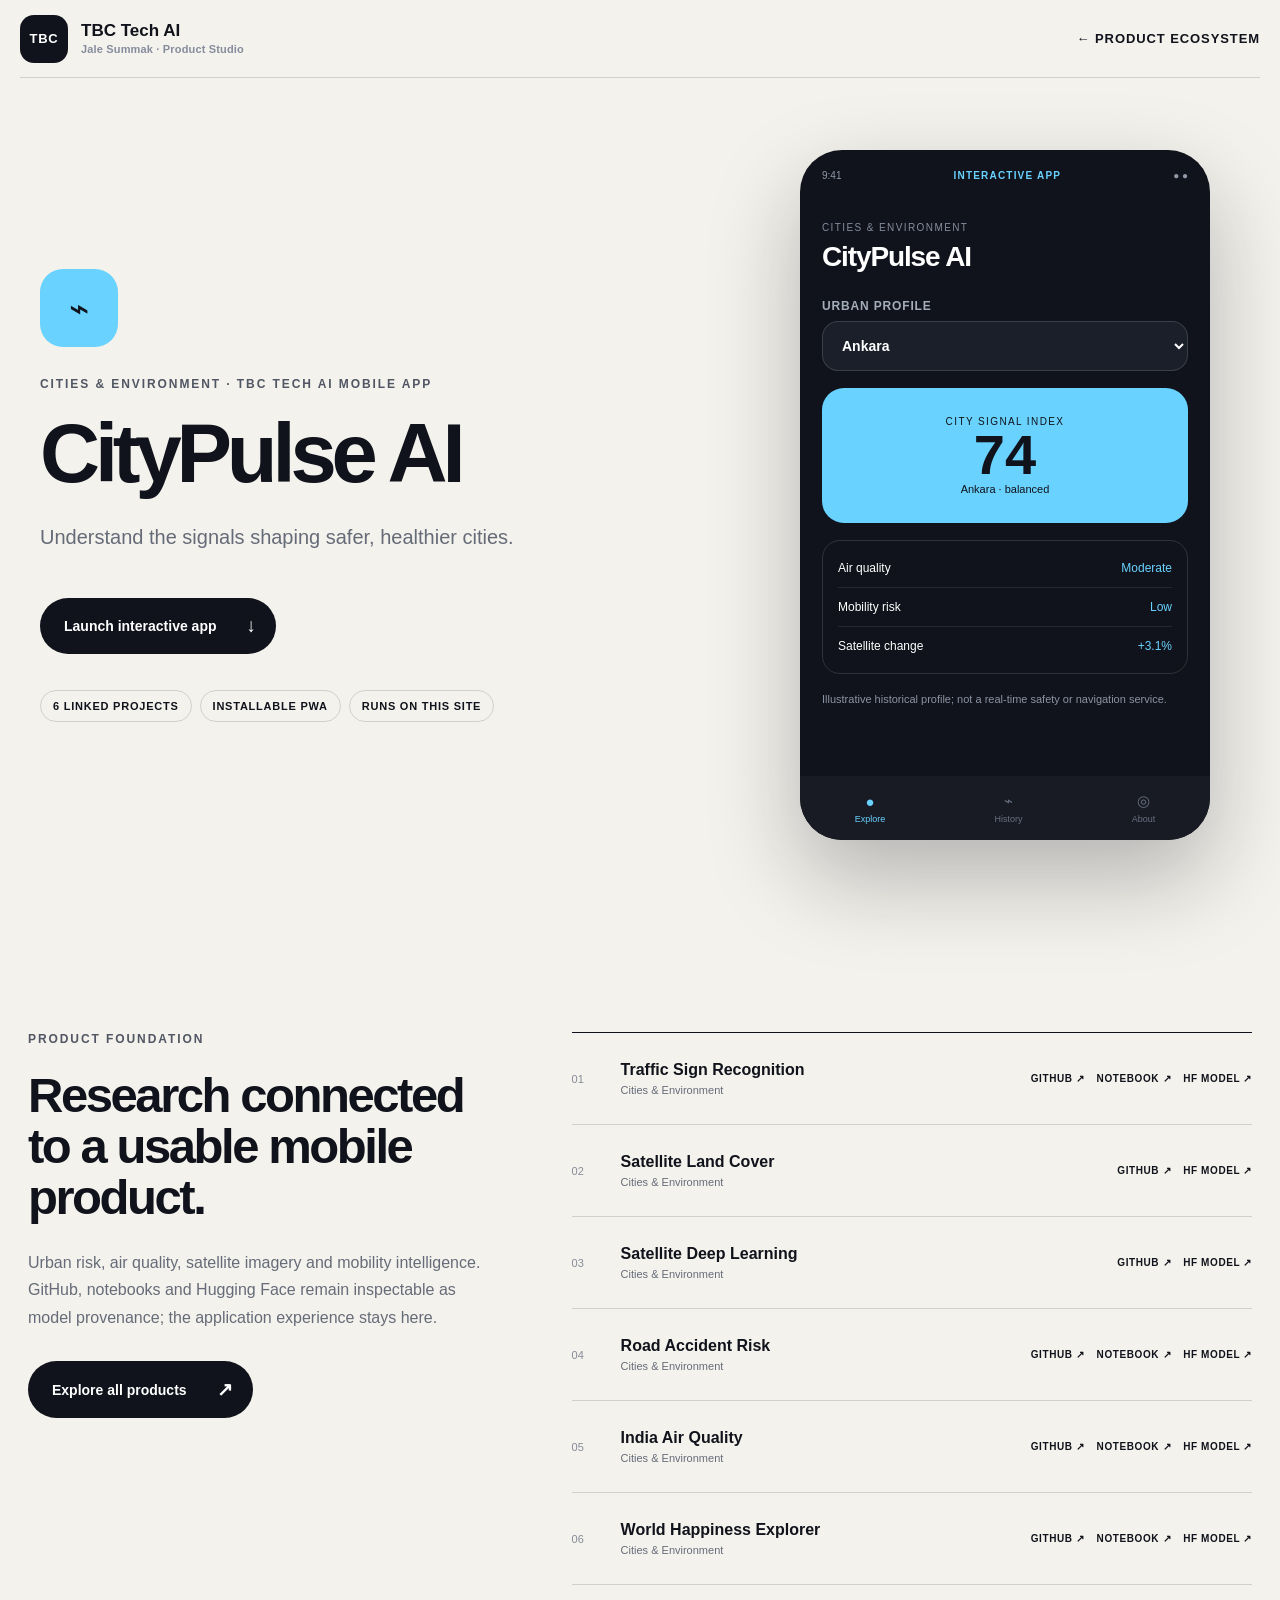
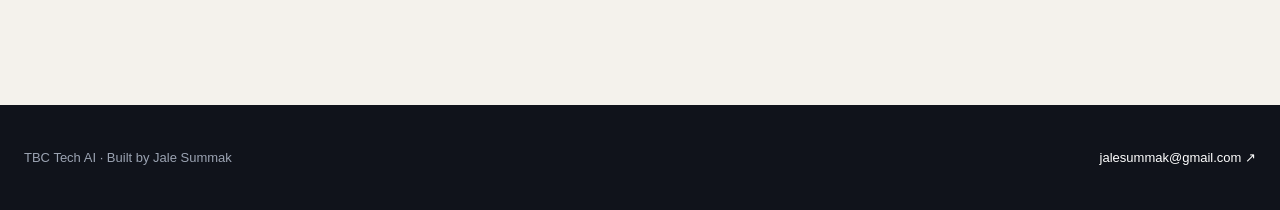
<file: apps/city/index.html>
<!doctype html><html lang="en"><head><meta charset="utf-8"><meta name="viewport" content="width=device-width,initial-scale=1"><meta name="portfolio-version" content="jale-global-portfolio-v2"><title>CityPulse AI — TBC Tech AI</title><meta name="description" content="Jale Summak’s evidence-backed portfolio: 54 AI and data projects spanning RAG agents, computer vision, NLP, forecasting, recommender systems and applied product delivery."><meta name="theme-color" content="#0b0e14"><link rel="manifest" href="/manifest.webmanifest"><link rel="icon" href="/favicon.svg"><meta property="og:type" content="website"><meta property="og:title" content="Jale Summak — AI Systems & Product Builder"><meta property="og:description" content="Jale Summak’s evidence-backed portfolio: 54 AI and data projects spanning RAG agents, computer vision, NLP, forecasting, recommender systems and applied product delivery."><meta property="og:image" content="https://jalesummak.github.io/og-tbc-tech-ai.png"><meta property="og:url" content="https://jalesummak.github.io/apps/city/"><meta name="twitter:card" content="summary_large_image"><meta name="twitter:image" content="https://jalesummak.github.io/og-tbc-tech-ai.png"><style>:root {
  --ink: #10131b;
  --deep: #0b0e14;
  --paper: #f4f2ec;
  --white: #ffffff;
  --muted: #656b78;
  --line: rgba(16, 19, 27, .15);
  --lime: #d7ff64;
  --blue: #6558f5;
  --sky: #8bd6ff;
  --radius: 26px;
}

* { box-sizing: border-box; }
html { scroll-behavior: smooth; overflow-x: clip; }
body {
  margin: 0;
  background: var(--paper);
  color: var(--ink);
  font-family: Inter, "Segoe UI Variable", "Segoe UI", Arial, sans-serif;
  font-size: 16px;
  -webkit-font-smoothing: antialiased;
  overflow-x: clip;
}
a { color: inherit; text-decoration: none; }
button, input, textarea, select { font: inherit; }
button, a { touch-action: manipulation; }
::selection { background: var(--lime); color: var(--ink); }
.section-shell { width: min(1280px, calc(100% - 56px)); margin-inline: auto; }
.is-hidden { display: none !important; }

.site-header {
  width: min(1380px, calc(100% - 40px));
  min-height: 84px;
  margin: auto;
  display: flex;
  align-items: center;
  justify-content: space-between;
  gap: 24px;
  border-bottom: 1px solid var(--line);
  position: relative;
  z-index: 20;
}
.brand { display: flex; align-items: center; gap: 13px; }
.brand > span, .footer-mark {
  display: grid;
  place-items: center;
  width: 48px;
  height: 48px;
  border-radius: 14px;
  background: var(--blue);
  color: white;
  font-size: 13px;
  font-weight: 900;
  letter-spacing: .06em;
}
.brand > strong { display: flex; flex-direction: column; gap: 4px; font-size: 17px; line-height: 1.05; }
.brand > strong small { color: var(--muted); font-size: 11px; font-weight: 650; letter-spacing: .015em; }
.site-header nav { display: flex; align-items: center; gap: 25px; }
.site-header nav a { color: #3d4350; font-size: 14px; font-weight: 650; }
.site-header nav a:hover { color: var(--blue); }
.header-actions { display: flex; align-items: center; gap: 8px; }
.lang-toggle, .mini-cta {
  min-height: 40px;
  padding: 0 15px;
  border: 1px solid var(--line);
  border-radius: 999px;
  background: transparent;
  font-size: 13px;
  font-weight: 800;
  cursor: pointer;
}
.header-actions > a.lang-toggle, .mini-cta { display: inline-flex; align-items: center; justify-content: center; }
.mini-cta { background: var(--ink); border-color: var(--ink); color: white; }

.hero {
  min-height: 780px;
  display: grid;
  grid-template-columns: minmax(0, 1.02fr) minmax(460px, .98fr);
  gap: clamp(44px, 6vw, 96px);
  align-items: center;
  padding-block: 82px 100px;
}
.eyebrow, .section-kicker {
  margin: 0 0 24px;
  color: #505663;
  font-size: 12px;
  font-weight: 850;
  letter-spacing: .16em;
  text-transform: uppercase;
}
.status-dot {
  display: inline-block;
  width: 8px;
  height: 8px;
  margin-right: 14px;
  border-radius: 50%;
  background: #31d78f;
  box-shadow: 0 0 0 6px rgba(49, 215, 143, .14);
}
.hero h1 {
  max-width: 850px;
  margin: 0;
  font-size: clamp(54px, 5.65vw, 82px);
  font-weight: 850;
  line-height: .99;
  letter-spacing: -.058em;
  text-wrap: balance;
}
.hero h1 em { color: var(--blue); font-style: normal; }
.hero-intro {
  max-width: 720px;
  margin: 34px 0;
  color: var(--muted);
  font-size: 19px;
  line-height: 1.68;
}
.hero-actions { display: flex; align-items: center; gap: 28px; }
.primary-button {
  display: inline-flex;
  align-items: center;
  justify-content: space-between;
  gap: 30px;
  padding: 17px 20px 17px 24px;
  border-radius: 999px;
  background: var(--ink);
  color: white;
  font-size: 14px;
  font-weight: 800;
}
.primary-button span { font-size: 19px; }
.text-button { padding: 10px 0; border-bottom: 1px solid var(--ink); font-size: 14px; font-weight: 800; }
.text-button span { margin-left: 10px; }
.metrics {
  display: grid;
  grid-template-columns: repeat(4, 1fr);
  gap: 14px;
  margin-top: 64px;
  padding-top: 23px;
  border-top: 1px solid var(--line);
}
.metrics div { display: flex; flex-direction: column; gap: 7px; }
.metrics strong { font-size: 34px; line-height: 1; letter-spacing: -.045em; }
.metrics span { max-width: 125px; color: var(--muted); font-size: 11px; font-weight: 700; line-height: 1.45; letter-spacing: .075em; text-transform: uppercase; }

.hero-visual { min-height: 620px; display: grid; place-items: center; position: relative; }
.hero-board {
  width: min(590px, 100%);
  min-height: 570px;
  padding: 25px;
  border: 1px solid rgba(255, 255, 255, .13);
  border-radius: 34px;
  background: var(--deep);
  color: white;
  box-shadow: 0 42px 110px rgba(25, 20, 74, .27);
  position: relative;
  z-index: 2;
  overflow: hidden;
}
.hero-board::before {
  content: "";
  width: 360px;
  height: 360px;
  position: absolute;
  right: -190px;
  top: -190px;
  border-radius: 50%;
  background: radial-gradient(circle, rgba(101, 88, 245, .78), transparent 68%);
}
.board-top, .board-foot { position: relative; z-index: 1; display: flex; align-items: center; justify-content: space-between; gap: 20px; }
.board-top { padding-bottom: 20px; border-bottom: 1px solid rgba(255, 255, 255, .12); }
.board-top span, .board-top i { font-size: 10px; font-weight: 800; font-style: normal; letter-spacing: .13em; }
.board-top span { color: var(--lime); }
.board-top i { color: #767e91; }
.board-core { position: relative; z-index: 1; padding: 52px 0 42px; }
.board-core small { color: #81899b; font-size: 11px; font-weight: 800; letter-spacing: .14em; }
.board-core strong { display: block; max-width: 480px; margin: 12px 0 16px; font-size: clamp(30px, 3vw, 43px); line-height: 1.04; letter-spacing: -.04em; }
.board-core strong i { color: var(--lime); font-style: normal; }
.board-core p { margin: 0; color: #aeb5c3; font-size: 15px; }
.board-grid { display: grid; grid-template-columns: 1fr 1fr; gap: 9px; position: relative; z-index: 1; }
.board-grid div { min-height: 112px; padding: 16px; border: 1px solid rgba(255, 255, 255, .1); background: rgba(255, 255, 255, .045); }
.board-grid span { display: block; margin-bottom: 16px; color: var(--lime); font-size: 10px; font-weight: 850; }
.board-grid b { display: block; font-size: 18px; }
.board-grid small { display: block; margin-top: 6px; color: #8890a1; font-size: 12px; }
.board-foot { margin-top: 25px; color: #8e96a7; font-size: 11px; }
.board-foot span { display: flex; align-items: center; gap: 8px; }
.board-foot span i { width: 7px; height: 7px; border-radius: 50%; background: #31d78f; }
.board-foot strong { color: white; font-size: 12px; }
.board-orbit { position: absolute; border: 1px solid rgba(101, 88, 245, .26); border-radius: 50%; }
.orbit-a { width: 660px; height: 420px; transform: rotate(17deg); }
.orbit-b { width: 420px; height: 670px; transform: rotate(-22deg); }

.section-heading { display: grid; grid-template-columns: minmax(0, 1fr) minmax(320px, 440px); align-items: end; gap: 56px; margin-bottom: 54px; }
.section-heading h2, .about-grid h2 {
  max-width: 800px;
  margin: 0;
  font-size: clamp(42px, 5vw, 68px);
  line-height: 1;
  letter-spacing: -.052em;
  text-wrap: balance;
}
.section-heading h2 em { color: var(--blue); font-style: normal; }
.section-heading > p { margin: 0; color: var(--muted); font-size: 17px; line-height: 1.68; }

.flagship-section { padding: 118px 0; background: var(--deep); color: white; }
.flagship-section .section-kicker { color: var(--lime); }
.flagship-section .section-heading > p { color: #a3abba; }
.flagship-section .section-heading h2 em { color: var(--lime); }
.flagship-grid { display: grid; grid-template-columns: 1fr 1fr; gap: 16px; }
.flagship-card {
  min-height: 390px;
  padding: 28px;
  border: 1px solid rgba(255, 255, 255, .14);
  border-radius: var(--radius);
  background: #141822;
  display: flex;
  flex-direction: column;
  justify-content: space-between;
  position: relative;
  overflow: hidden;
  transition: transform .22s ease, border-color .22s ease;
}
.flagship-card::after { content: ""; width: 190px; height: 190px; position: absolute; right: -90px; top: -90px; border-radius: 50%; background: var(--accent); filter: blur(65px); opacity: .25; }
.flagship-card:hover { transform: translateY(-5px); border-color: var(--accent); }
.flagship-primary { background: var(--lime); color: var(--ink); border-color: var(--lime); }
.flagship-primary::after { background: white; opacity: .45; }
.flagship-top { display: flex; justify-content: space-between; gap: 20px; position: relative; z-index: 1; }
.flagship-top span, .flagship-top b { font-size: 11px; letter-spacing: .13em; }
.flagship-top span { opacity: .62; }
.flagship-top b { color: var(--accent); text-align: right; }
.flagship-primary .flagship-top b { color: var(--ink); }
.flagship-card h3 { max-width: 520px; margin: 70px 0 13px; font-size: clamp(31px, 3vw, 48px); line-height: .98; letter-spacing: -.045em; }
.flagship-card p { max-width: 610px; margin: 0; color: #a5adbb; font-size: 16px; line-height: 1.55; }
.flagship-primary p { color: #3f473b; }
.flagship-proof { display: flex; align-items: flex-end; justify-content: space-between; gap: 18px; margin-top: 34px; padding-top: 18px; border-top: 1px solid rgba(255, 255, 255, .15); }
.flagship-primary .flagship-proof { border-color: rgba(16, 19, 27, .2); }
.flagship-proof span { max-width: 70%; color: #8f98a8; font-size: 13px; line-height: 1.45; }
.flagship-primary .flagship-proof span { color: #4e564a; }
.flagship-proof strong { color: var(--accent); font-size: 11px; letter-spacing: .11em; }
.flagship-primary .flagship-proof strong { color: var(--ink); }
.flagship-card > a { display: flex; align-items: center; justify-content: space-between; margin-top: 24px; padding-top: 17px; border-top: 1px solid rgba(255, 255, 255, .15); font-size: 14px; font-weight: 850; }
.flagship-primary > a { border-color: rgba(16, 19, 27, .2); }

.toolkit-section, .product-section { padding-block: 122px; }
.toolkit-grid { display: grid; grid-template-columns: 1fr 1fr; border-top: 1px solid var(--ink); }
.toolkit-grid article { min-height: 245px; display: grid; grid-template-columns: 58px 1fr; gap: 20px; padding: 30px 28px 35px 0; border-bottom: 1px solid var(--line); }
.toolkit-grid article:nth-child(odd) { border-right: 1px solid var(--line); }
.toolkit-grid article:nth-child(even) { padding-left: 28px; }
.toolkit-grid article > span { color: var(--blue); font-size: 13px; font-weight: 850; }
.toolkit-grid small { color: var(--blue); font-size: 11px; font-weight: 850; letter-spacing: .12em; }
.toolkit-grid h3 { margin: 14px 0 12px; font-size: 28px; letter-spacing: -.035em; }
.toolkit-grid p { max-width: 500px; margin: 0; color: var(--muted); font-size: 15px; line-height: 1.68; }

.category-grid { display: grid; grid-template-columns: repeat(4, 1fr); gap: 14px; }
.category-card {
  min-height: 365px;
  padding: 24px;
  border: 1px solid var(--line);
  border-radius: var(--radius);
  background: rgba(255, 255, 255, .55);
  display: flex;
  flex-direction: column;
  position: relative;
  overflow: hidden;
  transition: transform .22s ease, box-shadow .22s ease, background .22s ease;
}
.category-card::before { content: ""; width: 160px; height: 160px; position: absolute; right: -60px; top: -50px; border-radius: 50%; background: var(--accent); filter: blur(58px); opacity: .23; }
.category-card:hover { transform: translateY(-5px); background: white; box-shadow: 0 22px 60px rgba(20, 24, 40, .09); }
.card-index { color: var(--muted); font-size: 11px; font-weight: 800; letter-spacing: .15em; }
.category-icon { width: 64px; height: 64px; margin: 34px 0; border-radius: 20px; background: var(--accent); display: grid; place-items: center; font-size: 29px; }
.category-card > p { margin: 0 0 9px; color: var(--muted); font-size: 12px; font-weight: 750; letter-spacing: .1em; text-transform: uppercase; }
.category-card h3 { margin: 0 0 13px; font-size: 27px; line-height: 1.04; letter-spacing: -.038em; }
.category-description { color: var(--muted); font-size: 14px; line-height: 1.6; }
.category-footer { margin-top: auto; padding-top: 20px; border-top: 1px solid var(--line); display: flex; align-items: center; justify-content: space-between; }
.category-footer > span { font-size: 12px; font-weight: 750; letter-spacing: .08em; text-transform: uppercase; }
.category-footer a { width: 38px; height: 38px; border-radius: 50%; background: var(--ink); color: white; display: grid; place-items: center; }
.category-card:last-child { background: var(--ink); color: white; }
.category-card:last-child .category-description, .category-card:last-child > p, .category-card:last-child .card-index { color: #a2a9b7; }
.category-card:last-child .category-footer { border-color: rgba(255, 255, 255, .15); }

.mobile-suite { padding: 120px 0; background: var(--deep); color: white; }
.mobile-suite .section-kicker { color: var(--sky); }
.section-heading.light > p { color: #9ca4b5; }
.suite-list { border-top: 1px solid rgba(255, 255, 255, .16); }
.suite-row { display: grid; grid-template-columns: 56px 74px 1fr 160px; gap: 16px; align-items: center; padding: 27px 6px; border-bottom: 1px solid rgba(255, 255, 255, .14); transition: background .18s, padding .18s; }
.suite-row:hover { padding-inline: 16px; background: rgba(255, 255, 255, .045); }
.suite-number { color: #747d8f; font-size: 11px; }
.suite-symbol { width: 52px; height: 52px; border-radius: 16px; background: var(--accent); color: var(--ink); display: grid; place-items: center; font-size: 22px; }
.suite-name { display: flex; flex-direction: column; gap: 6px; }
.suite-name strong { font-size: 23px; }
.suite-name small { max-width: 720px; color: #929bac; font-size: 14px; line-height: 1.5; }
.suite-link { color: var(--accent); font-size: 12px; font-weight: 850; letter-spacing: .08em; text-align: right; text-transform: uppercase; }

.explorer-section {
  width: min(1380px, calc(100% - 24px));
  margin-block: 54px 120px;
  padding: 78px clamp(24px, 4vw, 58px) 70px;
  border-radius: 42px;
  background: var(--deep);
  color: white;
  position: relative;
  overflow: hidden;
  isolation: isolate;
}
.explorer-section::before { content: ""; width: 680px; height: 680px; position: absolute; z-index: -1; right: -310px; top: -420px; border-radius: 50%; background: radial-gradient(circle, rgba(101, 88, 245, .45), transparent 69%); }
.atlas-signature { display: flex; align-items: center; gap: 15px; margin-bottom: 50px; color: #9aa3b3; font-size: 11px; font-weight: 850; letter-spacing: .15em; }
.atlas-signature i { height: 1px; flex: 1; background: linear-gradient(90deg, rgba(255, 255, 255, .16), rgba(215, 255, 100, .72)); }
.explorer-section .section-heading { align-items: start; margin-bottom: 54px; }
.explorer-section .section-kicker { color: var(--lime); }
.explorer-section .section-heading h2 { font-size: clamp(50px, 6.3vw, 88px); line-height: .91; }
.explorer-section .section-heading h2 em { color: var(--lime); }
.explorer-section .section-heading > p { color: #a6aebd; }
.capability-overview { display: grid; grid-template-columns: 1fr 1fr; gap: 12px; margin-bottom: 38px; }
.capability-card {
  width: 100%;
  min-height: 190px;
  padding: 22px;
  border: 1px solid rgba(255, 255, 255, .14);
  border-radius: 22px;
  background: rgba(255, 255, 255, .04);
  color: white;
  display: grid;
  grid-template-columns: 30px 54px minmax(0, 1fr) auto;
  gap: 14px;
  align-items: start;
  text-align: left;
  cursor: pointer;
  transition: transform .18s, border-color .18s, background .18s;
}
.capability-card:hover { transform: translateY(-3px); border-color: var(--accent); background: rgba(255, 255, 255, .07); }
.capability-card.active { border-color: var(--accent); background: linear-gradient(145deg, color-mix(in srgb, var(--accent) 17%, var(--deep)), rgba(255, 255, 255, .045)); }
.capability-index { padding-top: 6px; color: #7f889a; font-size: 10px; font-weight: 850; letter-spacing: .14em; }
.capability-icon { width: 50px; height: 50px; border-radius: 15px; background: var(--accent); color: var(--ink); display: grid; place-items: center; font-size: 21px; }
.capability-copy { min-width: 0; display: flex; flex-direction: column; }
.capability-copy strong { font-size: 19px; line-height: 1.2; letter-spacing: -.025em; }
.capability-copy small { margin-top: 10px; color: #a9b1bf; font-size: 14px; line-height: 1.55; }
.capability-copy i { margin-top: 13px; color: var(--accent); font-size: 12px; font-style: normal; line-height: 1.45; }
.capability-count { color: var(--accent); font-size: 27px; font-weight: 850; line-height: .9; text-align: right; }
.capability-count small { display: block; margin-top: 8px; color: #7e8798; font-size: 9px; font-weight: 750; letter-spacing: .1em; text-transform: uppercase; }
.all-capability { grid-column: 1 / -1; min-height: 130px; align-items: center; }
.all-capability .capability-copy small { max-width: 700px; }
.project-tools { display: flex; align-items: center; justify-content: space-between; gap: 24px; margin-bottom: 32px; padding-bottom: 24px; border-bottom: 1px solid rgba(255, 255, 255, .14); }
.active-filter { display: flex; align-items: baseline; gap: 10px; flex-wrap: wrap; }
.active-filter span, .active-filter small { color: #8b94a5; font-size: 11px; font-weight: 750; letter-spacing: .09em; text-transform: uppercase; }
.active-filter strong { color: var(--lime); font-size: 19px; }
.search-box { width: 310px; padding: 10px 0; border-bottom: 1px solid rgba(255, 255, 255, .45); display: flex; align-items: center; gap: 10px; color: white; }
.search-box input { width: 100%; border: 0; outline: 0; background: transparent; color: white; font-size: 14px; }
.search-box input::placeholder { color: #7f889a; }
.project-list { display: grid; grid-template-columns: 1fr 1fr; gap: 16px; }
.project-row {
  min-height: 520px;
  display: grid;
  grid-template-columns: 138px minmax(0, 1fr);
  border-radius: 26px;
  background: #f8f7f2;
  color: var(--ink);
  overflow: hidden;
  box-shadow: 0 16px 48px rgba(0, 0, 0, .16);
  transition: transform .2s ease, box-shadow .2s ease;
}
.project-row:hover { transform: translateY(-5px); box-shadow: 0 26px 70px rgba(0, 0, 0, .25); }
.project-row.is-hidden { display: none; }
.project-visual { padding: 20px 17px; background: linear-gradient(145deg, var(--accent), rgba(255, 255, 255, .78)); display: flex; flex-direction: column; justify-content: space-between; position: relative; overflow: hidden; }
.project-visual::after { content: ""; position: absolute; inset: 0; background: repeating-linear-gradient(135deg, transparent 0 20px, rgba(16, 19, 27, .05) 20px 21px); }
.project-visual > * { position: relative; z-index: 1; }
.project-visual .project-number { color: rgba(16, 19, 27, .62); font-size: 11px; font-weight: 850; letter-spacing: .14em; }
.project-visual b { align-self: center; margin-block: auto; font-family: "Segoe UI Symbol", sans-serif; font-size: 54px; line-height: 1; }
.project-visual small { font-size: 10px; font-weight: 900; letter-spacing: .13em; text-transform: uppercase; }
.project-card-body { padding: 26px 23px 23px; display: flex; flex-direction: column; gap: 23px; }
.project-title { display: flex; flex-direction: column; gap: 9px; }
.project-tags { display: flex; flex-wrap: wrap; gap: 6px; }
.project-tags span { padding: 6px 8px; border-radius: 999px; background: color-mix(in srgb, var(--accent) 25%, white); font-size: 10px; font-weight: 850; letter-spacing: .06em; text-transform: uppercase; }
.project-title strong { font-size: 28px; line-height: 1.03; letter-spacing: -.042em; }
.project-title small { color: var(--muted); font-size: 11px; font-weight: 750; letter-spacing: .1em; text-transform: uppercase; }
.project-evidence { display: flex; flex-direction: column; gap: 14px; }
.project-evidence p { margin: 0; color: #555d6b; font-size: 14px; line-height: 1.58; }
.project-evidence p b { display: block; margin-bottom: 5px; color: #8e949f; font-size: 10px; letter-spacing: .13em; }
.project-evidence .project-result { color: #252b36; }
.metric-chip { align-self: flex-start; display: inline-flex; padding: 8px 10px; border-radius: 10px; background: var(--accent); font-size: 12px; }
.project-links { display: flex; flex-wrap: wrap; gap: 8px; margin-top: auto; }
.project-links a, .private-pill { min-height: 34px; padding: 8px 10px; border: 1px solid rgba(16, 19, 27, .16); border-radius: 999px; display: inline-flex; align-items: center; font-size: 11px; font-weight: 850; line-height: 1; letter-spacing: .05em; text-transform: uppercase; }
.project-links a:hover { border-color: var(--ink); background: white; }
.project-links .app-link { margin-left: auto; background: var(--ink); border-color: var(--ink); color: white; }
.project-links .app-link:hover { background: var(--blue); border-color: var(--blue); }
.private-pill { background: #e7e4dc; color: #646b76; }
.empty-state { grid-column: 1 / -1; padding: 48px 0; color: #a7afbd; font-size: 15px; }

.about-section { padding: 116px 0; background: var(--lime); }
.about-grid { display: grid; grid-template-columns: 1fr 1fr; gap: 90px; }
.about-grid > div:last-child > p { margin: 33px 0; color: #353c32; font-size: 21px; line-height: 1.65; }
.capability-tags { display: flex; flex-wrap: wrap; gap: 9px; }
.capability-tags span { padding: 10px 13px; border: 1px solid rgba(16, 19, 27, .3); border-radius: 999px; font-size: 12px; font-weight: 750; letter-spacing: .07em; text-transform: uppercase; }
.proof-grid { display: grid; grid-template-columns: repeat(4, 1fr); gap: 13px; margin-top: 40px; }
.proof-grid div { padding-top: 16px; border-top: 1px solid rgba(16, 19, 27, .28); }
.proof-grid strong { display: block; font-size: 29px; letter-spacing: -.04em; }
.proof-grid span { display: block; margin-top: 6px; color: #4d5549; font-size: 11px; font-weight: 750; line-height: 1.45; letter-spacing: .07em; text-transform: uppercase; }

.site-footer { min-height: 380px; display: flex; align-items: center; justify-content: space-between; gap: 50px; }
.site-footer > div { max-width: 850px; display: grid; grid-template-columns: 52px 1fr; align-items: center; gap: 0 20px; }
.site-footer h2 { margin: 0; font-size: clamp(40px, 4.5vw, 64px); letter-spacing: -.05em; }
.site-footer > div > a { grid-column: 2; width: fit-content; margin-top: 12px; border-bottom: 1px solid; font-size: 15px; }
.footer-socials { grid-column: 2; display: flex; flex-wrap: wrap; gap: 15px; margin-top: 18px; }
.footer-socials a { border-bottom: 1px solid transparent; font-size: 12px; font-weight: 800; letter-spacing: .07em; text-transform: uppercase; }
.footer-socials a:hover { border-color: var(--ink); }
.site-footer > p { color: var(--muted); font-size: 12px; line-height: 1.75; text-align: right; }
.site-footer > p strong { color: var(--ink); }

/* Interactive product pages */
.product-page { min-height: 100vh; background: var(--paper); }
.product-header { width: min(1320px, calc(100% - 40px)); min-height: 78px; margin: auto; border-bottom: 1px solid var(--line); display: flex; align-items: center; justify-content: space-between; }
.product-header > a:last-child { font-size: 13px; font-weight: 800; letter-spacing: .07em; text-transform: uppercase; }
.product-page .brand > span { background: var(--ink); }
.product-page .brand > strong small { color: #858c9d; }
.product-hero { width: min(1200px, calc(100% - 56px)); min-height: 770px; margin: auto; padding: 72px 0; display: grid; grid-template-columns: 1fr 440px; align-items: center; gap: 94px; }
.product-symbol { width: 78px; height: 78px; margin-bottom: 30px; border-radius: 23px; background: var(--accent); display: grid; place-items: center; font-size: 34px; }
.product-hero-copy h1 { margin: 0 0 28px; font-size: clamp(56px, 6.5vw, 94px); line-height: .94; letter-spacing: -.062em; }
.product-hero-copy > p:not(.eyebrow) { max-width: 660px; color: var(--muted); font-size: 20px; line-height: 1.64; }
.product-launch { margin: 24px 0 4px; }
.product-meta { display: flex; flex-wrap: wrap; gap: 8px; margin-top: 32px; }
.product-meta span { padding: 9px 12px; border: 1px solid var(--line); border-radius: 999px; font-size: 11px; font-weight: 750; letter-spacing: .07em; text-transform: uppercase; }
.demo-shell { width: 410px; min-height: 690px; padding: 20px 22px 76px; border-radius: 42px; background: var(--ink); color: white; position: relative; overflow: hidden; box-shadow: 0 38px 90px rgba(16, 19, 27, .28); }
.demo-status { display: flex; justify-content: space-between; color: #9097a7; font-size: 10px; }
.demo-status b { color: var(--accent); letter-spacing: .12em; }
.demo-title { margin: 36px 0 26px; }
.demo-title small { color: #858d9f; font-size: 10px; letter-spacing: .14em; text-transform: uppercase; }
.demo-title h2 { margin: 6px 0; font-size: 28px; letter-spacing: -.04em; }
.demo-content { display: flex; flex-direction: column; gap: 17px; }
.demo-content label { display: flex; flex-direction: column; gap: 8px; color: #a5acba; font-size: 12px; font-weight: 750; letter-spacing: .07em; text-transform: uppercase; }
.demo-content label output { color: var(--accent); font-size: 14px; font-weight: 850; }
.demo-content textarea, .demo-content select { width: 100%; padding: 15px; border: 1px solid rgba(255, 255, 255, .14); border-radius: 16px; outline: 0; background: #1b1f29; color: white; resize: none; font-size: 14px; line-height: 1.5; }
.demo-content input[type=range] { width: 100%; accent-color: var(--accent); }
.demo-primary, .demo-secondary { padding: 15px 17px; border: 0; border-radius: 16px; background: var(--accent); color: var(--ink); display: flex; justify-content: space-between; font-size: 14px; font-weight: 850; cursor: pointer; }
.result-panel { padding: 18px; border: 1px solid rgba(255, 255, 255, .13); border-radius: 20px; background: #191d26; animation: rise .3s ease; }
.result-panel.always { animation: none; }
.result-label { display: block; margin-bottom: 8px; color: var(--accent); font-size: 10px; font-weight: 800; letter-spacing: .13em; }
.result-panel > strong { display: block; font-size: 25px; letter-spacing: -.03em; }
.result-panel > small, .result-panel > p { margin: 6px 0; color: #969daf; font-size: 12px; line-height: 1.55; }
.risk-bar { height: 7px; margin: 15px 0; border-radius: 99px; background: #2a2f3b; overflow: hidden; }
.risk-bar i { display: block; height: 100%; border-radius: 99px; background: var(--accent); }
.result-grid { display: grid; grid-template-columns: repeat(3, 1fr); gap: 7px; }
.result-grid b { display: block; margin-bottom: 4px; font-size: 13px; }
.result-grid span { color: #7f8798; font-size: 10px; }
.mini-chart { height: 90px; margin-top: 16px; display: flex; align-items: flex-end; gap: 7px; }
.mini-chart i { flex: 1; border-radius: 5px 5px 2px 2px; background: linear-gradient(var(--accent), rgba(255, 255, 255, .12)); }
.choice-row { display: flex; gap: 7px; }
.choice-row button { flex: 1; padding: 11px 6px; border: 1px solid rgba(255, 255, 255, .13); border-radius: 12px; background: #1b1f29; color: #a1a8b7; font-size: 11px; cursor: pointer; }
.choice-row button.selected { background: var(--accent); color: var(--ink); }
.recommendation { padding: 12px 0; border-bottom: 1px solid rgba(255, 255, 255, .09); display: grid; grid-template-columns: 28px 1fr auto; align-items: center; }
.recommendation span { color: #737c8e; font-size: 10px; }
.recommendation strong { font-size: 13px; }
.recommendation i { color: var(--accent); font-size: 11px; font-style: normal; }
.city-score { height: 135px; border-radius: 22px; background: var(--accent); color: var(--ink); display: grid; place-content: center; text-align: center; }
.city-score span { font-size: 10px; letter-spacing: .14em; }
.city-score strong { font-size: 56px; line-height: 1; }
.city-score small { font-size: 11px; }
.signal-list { padding: 8px 15px; border: 1px solid rgba(255, 255, 255, .13); border-radius: 18px; }
.signal-list span { padding: 12px 0; border-bottom: 1px solid rgba(255, 255, 255, .09); display: flex; justify-content: space-between; font-size: 12px; }
.signal-list span:last-child { border: 0; }
.signal-list i { color: var(--accent); font-style: normal; }
.upload-zone { min-height: 265px; padding: 17px; border: 1px dashed rgba(255, 255, 255, .26); border-radius: 24px; display: flex !important; align-items: center; justify-content: center; text-align: center; overflow: hidden; cursor: pointer; }
.upload-zone b { color: white; font-size: 15px; letter-spacing: 0; text-transform: none; }
.upload-zone span { color: #7f8798; font-size: 11px; }
.upload-zone input { position: absolute; opacity: 0; pointer-events: none; }
.upload-zone img { width: 100%; height: 230px; object-fit: cover; border-radius: 18px; }
.upload-zone.has-image { padding: 7px; }
.demo-bottom { height: 64px; position: absolute; inset: auto 0 0; background: #181b23; display: flex; align-items: center; justify-content: space-around; }
.demo-bottom span { color: #676f80; font-size: 15px; display: flex; flex-direction: column; align-items: center; gap: 4px; }
.demo-bottom small { font-size: 9px; }
.demo-bottom .active { color: var(--accent); }
.demo-note { margin: 0; color: #8b93a4; font-size: 11px; line-height: 1.55; }
.install-button { width: 100%; padding: 13px; border: 1px solid rgba(255, 255, 255, .15); border-radius: 14px; background: transparent; color: white; font-size: 12px; font-weight: 800; cursor: pointer; }
.product-disclaimer { padding: 13px 15px; border-radius: 15px; background: #ece9df; color: #656a74; font-size: 11px; line-height: 1.55; }
.product-details { padding: 120px 0; display: grid; grid-template-columns: .8fr 1.2fr; gap: 90px; }
.product-details h2 { margin: 0 0 26px; font-size: 49px; line-height: 1.04; letter-spacing: -.05em; }
.product-details > div:first-child > p:not(.section-kicker) { margin-bottom: 30px; color: var(--muted); font-size: 16px; line-height: 1.72; }
.product-projects { border-top: 1px solid var(--ink); }
.product-projects article { min-height: 92px; padding: 12px 0; border-bottom: 1px solid var(--line); display: grid; grid-template-columns: 36px 1fr auto; align-items: center; gap: 13px; }
.product-projects article > span { color: #858b98; font-size: 11px; }
.product-projects article > div:nth-child(2) { display: flex; flex-direction: column; gap: 5px; }
.product-projects strong { font-size: 16px; }
.product-projects small { color: var(--muted); font-size: 11px; }
.product-projects article > div:last-child { display: flex; flex-wrap: wrap; gap: 12px; }
.product-projects a, .product-projects .private-pill { font-size: 10px; font-weight: 800; letter-spacing: .06em; text-transform: uppercase; }
.product-footer { min-height: 105px; padding: 0 max(24px, calc((100% - 1280px) / 2)); background: var(--ink); color: #9ba3b2; display: flex; align-items: center; justify-content: space-between; font-size: 13px; }
.product-footer a { color: white; }

@keyframes rise { from { opacity: 0; transform: translateY(8px); } to { opacity: 1; transform: none; } }

@media (max-width: 1160px) {
  .site-header nav { gap: 16px; }
  .site-header nav a { font-size: 12px; }
  .hero { grid-template-columns: 1fr; }
  .hero-copy { max-width: 900px; }
  .hero-visual { min-height: 650px; }
  .category-grid { grid-template-columns: 1fr 1fr; }
  .project-list { grid-template-columns: 1fr; }
  .project-row { grid-template-columns: 170px minmax(0, 1fr); min-height: 455px; }
  .product-hero { grid-template-columns: 1fr; justify-items: center; }
  .product-hero-copy { text-align: center; }
  .product-meta { justify-content: center; }
  .product-details { grid-template-columns: 1fr; }
}

@media (max-width: 820px) {
  .section-shell { width: min(100% - 30px, 1280px); }
  .site-header { width: calc(100% - 24px); min-height: 70px; }
  .site-header nav { display: none; }
  .mini-cta { display: none; }
  .brand > span { width: 43px; height: 43px; }
  .brand > strong { font-size: 15px; }
  .brand > strong small { display: none; }
  .header-actions > a.lang-toggle { display: none; }
  .hero { min-height: auto; padding-block: 64px 80px; gap: 45px; }
  .hero h1 { font-size: clamp(44px, 12vw, 64px); }
  .hero-intro { font-size: 17px; }
  .hero-actions { align-items: flex-start; flex-direction: column; gap: 13px; }
  .metrics { grid-template-columns: 1fr 1fr; gap: 24px; margin-top: 48px; }
  .hero-visual { min-height: auto; }
  .hero-board { min-height: 520px; border-radius: 26px; }
  .board-core { padding: 40px 0 34px; }
  .board-core strong { font-size: 31px; }
  .board-grid div { min-height: 105px; }
  .board-orbit { display: none; }
  .section-heading { grid-template-columns: 1fr; gap: 24px; margin-bottom: 38px; }
  .section-heading h2, .about-grid h2 { font-size: 43px; }
  .section-heading > p { font-size: 16px; }
  .flagship-section, .toolkit-section, .product-section, .mobile-suite { padding-block: 84px; }
  .flagship-grid, .toolkit-grid, .category-grid, .capability-overview { grid-template-columns: 1fr; }
  .flagship-card { min-height: 350px; }
  .toolkit-grid article, .toolkit-grid article:nth-child(even) { min-height: 215px; padding: 26px 0; border-right: 0; }
  .category-card { min-height: 320px; }
  .suite-row { grid-template-columns: 42px 60px 1fr; }
  .suite-link { grid-column: 3; text-align: left; }
  .all-capability { grid-column: auto; }
  .explorer-section { width: calc(100% - 12px); margin-block: 18px 82px; padding: 52px 15px 34px; border-radius: 30px; }
  .atlas-signature { margin-bottom: 35px; font-size: 8px; gap: 9px; }
  .explorer-section .section-heading h2 { font-size: 48px; }
  .capability-card { min-height: 184px; grid-template-columns: 24px 46px minmax(0, 1fr); padding: 17px; gap: 10px; }
  .capability-icon { width: 43px; height: 43px; }
  .capability-count { grid-column: 3; font-size: 18px; text-align: left; }
  .capability-count small { display: inline; margin: 0 0 0 6px; }
  .capability-copy strong { font-size: 17px; }
  .capability-copy small { font-size: 13px; }
  .project-tools { align-items: stretch; flex-direction: column; }
  .search-box { width: 100%; order: 1; }
  .active-filter { order: 2; }
  .project-row { min-height: 580px; grid-template-columns: 92px minmax(0, 1fr); }
  .project-visual { padding: 16px 12px; }
  .project-visual b { font-size: 38px; }
  .project-visual small { font-size: 8px; }
  .project-card-body { padding: 21px 16px 18px; gap: 19px; }
  .project-title strong { font-size: 23px; }
  .project-evidence p { font-size: 13px; }
  .project-links { gap: 7px; }
  .project-links a, .private-pill { min-height: 32px; padding: 7px 8px; font-size: 9px; }
  .project-links .app-link { width: 100%; margin: 3px 0 0; justify-content: center; }
  .about-grid { grid-template-columns: 1fr; gap: 35px; }
  .about-grid > div:last-child > p { font-size: 18px; }
  .proof-grid { grid-template-columns: 1fr 1fr; }
  .site-footer { min-height: 430px; align-items: flex-start; justify-content: center; flex-direction: column; }
  .site-footer > div { grid-template-columns: 45px 1fr; }
  .footer-socials { grid-column: 1 / -1; }
  .site-footer > p { text-align: left; }
  .product-header { width: calc(100% - 24px); }
  .product-hero { width: calc(100% - 30px); padding: 58px 0; gap: 48px; }
  .product-hero-copy h1 { font-size: 57px; }
  .product-hero-copy > p:not(.eyebrow) { font-size: 17px; }
  .demo-shell { width: min(410px, 100%); min-height: 680px; }
  .product-details { padding: 82px 0; gap: 52px; }
  .product-details h2 { font-size: 41px; }
  .product-projects article { grid-template-columns: 28px 1fr; }
  .product-projects article > div:last-child { grid-column: 2; }
  .product-footer { min-height: 125px; align-items: flex-start; justify-content: center; flex-direction: column; gap: 9px; }
}

@media (prefers-reduced-motion: reduce) {
  html { scroll-behavior: auto; }
  * { animation: none !important; transition: none !important; }
}

a:focus-visible, button:focus-visible, input:focus-visible, textarea:focus-visible, select:focus-visible {
  outline: 3px solid var(--blue);
  outline-offset: 3px;
}
</style></head><body><main class="product-page" style="--accent:#69d2ff"><header class="product-header"><a class="brand" href="/"><span>TBC</span><strong>TBC Tech AI<small>Jale Summak · Product Studio</small></strong></a><a href="/">← Product ecosystem</a></header><section id="demo" class="product-hero"><div class="product-hero-copy"><div class="product-symbol">⌁</div><p class="eyebrow">Cities &amp; Environment · TBC TECH AI MOBILE APP</p><h1>CityPulse AI</h1><p>Understand the signals shaping safer, healthier cities.</p><a class="primary-button product-launch" href="#demo">Launch interactive app <span>↓</span></a><div class="product-meta"><span>6 linked projects</span><span>Installable PWA</span><span>Runs on this site</span></div></div><div class="demo-shell"><div class="demo-status"><span>9:41</span><b>INTERACTIVE APP</b><span>● ●</span></div><div class="demo-title"><small>Cities &amp; Environment</small><h2>CityPulse AI</h2></div><div class="demo-content" data-demo="city"><label>Urban profile<select data-city><option>Ankara</option><option>Istanbul</option><option>Delhi</option></select></label><div class="city-score"><span>CITY SIGNAL INDEX</span><strong data-city-score>74</strong><small data-city-label>Ankara · balanced</small></div><div class="signal-list"><span>Air quality <i data-air>Moderate</i></span><span>Mobility risk <i data-mobility>Low</i></span><span>Satellite change <i data-change>+3.1%</i></span></div><p class="demo-note">Illustrative historical profile; not a real-time safety or navigation service.</p></div><button class="install-button" type="button" data-install hidden>Install this app</button><div class="demo-bottom"><span class="active">●<small>Explore</small></span><span>⌁<small>History</small></span><span>◎<small>About</small></span></div></div></section><section class="product-details section-shell"><div><p class="section-kicker">PRODUCT FOUNDATION</p><h2>Research connected to a usable mobile product.</h2><p>Urban risk, air quality, satellite imagery and mobility intelligence. GitHub, notebooks and Hugging Face remain inspectable as model provenance; the application experience stays here.</p><a class="primary-button" href="/">Explore all products <span>↗</span></a></div><div class="product-projects"><article><span>01</span><div><strong>Traffic Sign Recognition</strong><small>Cities &amp; Environment</small></div><div><a href="https://github.com/jalesummak/gstrb-traffic" target="_blank" rel="noreferrer">GitHub ↗</a><a href="https://www.kaggle.com/code/jalesummak/gtsrb-german-traffic-sign-recognition" target="_blank" rel="noreferrer">Notebook ↗</a><a href="https://huggingface.co/spaces/jalesummak/Traffic-Sign-Classifier-German" target="_blank" rel="noreferrer">HF model ↗</a></div></article><article><span>02</span><div><strong>Satellite Land Cover</strong><small>Cities &amp; Environment</small></div><div><a href="https://github.com/jalesummak/satellite-image-classification" target="_blank" rel="noreferrer">GitHub ↗</a><a href="https://huggingface.co/spaces/jalesummak/Traffic-Sign-Classifier-German" target="_blank" rel="noreferrer">HF model ↗</a></div></article><article><span>03</span><div><strong>Satellite Deep Learning</strong><small>Cities &amp; Environment</small></div><div><a href="https://github.com/jalesummak/satellite-image-classification-deep-learning" target="_blank" rel="noreferrer">GitHub ↗</a><a href="https://huggingface.co/spaces/jalesummak/livesketch" target="_blank" rel="noreferrer">HF model ↗</a></div></article><article><span>04</span><div><strong>Road Accident Risk</strong><small>Cities &amp; Environment</small></div><div><a href="https://github.com/jalesummak/road-accident-prediction" target="_blank" rel="noreferrer">GitHub ↗</a><a href="https://www.kaggle.com/code/jalesummak/predicting-road-accident-risk" target="_blank" rel="noreferrer">Notebook ↗</a><a href="https://huggingface.co/spaces/jalesummak/Customer_churn_prediction" target="_blank" rel="noreferrer">HF model ↗</a></div></article><article><span>05</span><div><strong>India Air Quality</strong><small>Cities &amp; Environment</small></div><div><a href="https://github.com/jalesummak/indian-air-pollution" target="_blank" rel="noreferrer">GitHub ↗</a><a href="https://www.kaggle.com/code/jalesummak/air-quality-in-india-data-visualization" target="_blank" rel="noreferrer">Notebook ↗</a><a href="https://huggingface.co/spaces/jalesummak/livesketch" target="_blank" rel="noreferrer">HF model ↗</a></div></article><article><span>06</span><div><strong>World Happiness Explorer</strong><small>Cities &amp; Environment</small></div><div><a href="https://github.com/jalesummak/world-happiness-report" target="_blank" rel="noreferrer">GitHub ↗</a><a href="https://www.kaggle.com/code/jalesummak/world-happiness-report-global-analysis" target="_blank" rel="noreferrer">Notebook ↗</a><a href="https://huggingface.co/spaces/jalesummak/livesketch" target="_blank" rel="noreferrer">HF model ↗</a></div></article></div></section><footer class="product-footer"><span>TBC Tech AI · Built by Jale Summak</span><a href="mailto:jalesummak@gmail.com">jalesummak@gmail.com ↗</a></footer></main><script>
const translations={"en":{"products":"Impact domains","atlas":"Project atlas","about":"About","eyebrow":"JALE SUMMAK · AI SYSTEMS & PRODUCT BUILDER","headline":"I build AI systems that turn data<br><em>into confident decisions.</em>","intro":"From source-grounded AI agents and computer vision to forecasting, recommender systems and distributed data foundations — this is an evidence-led portfolio built to be inspected, understood and used.","explore":"See selected systems","source":"Inspect GitHub","familyTitle":"Eight impact domains. One product mindset.","familyLead":"Jale Summak’s 54 projects are organized by the user or business decision they support. TBC Tech AI is the company and product-studio layer that turns this research into usable experiences.","mobileTitle":"From research to interactive product concepts","mobileLead":"Eight touch-first experiences translate the project portfolio into focused product directions. GitHub, Kaggle and Hugging Face remain the evidence layer behind each system.","atlasTitle":"54 projects.<br><em>Every claim traceable.</em>","atlasLead":"Filter by technical capability. Every card explains the goal, models or methods and the measured or verifiable outcome — including honest learning results when a benchmark needs improvement.","all":"All","search":"Search 54 projects…","private":"Private research","builder":"Engineering depth, shaped into useful AI.","builderBody":"I work across data preparation, modeling, evaluation, deployment and interface design. My engineering background keeps the work grounded in reliability, customer value and process efficiency; the portfolio makes that work inspectable from source to experience.","contact":"Let’s build useful AI"},"tr":{"products":"Etki alanları","atlas":"Proje atlası","about":"Hakkımda","eyebrow":"JALE SUMMAK · AI SİSTEMLERİ & ÜRÜN GELİŞTİRİCİ","headline":"Veriyi güvenle karar verebileceğiniz<br><em>AI sistemlerine dönüştürüyorum.</em>","intro":"Kaynağa dayalı AI ajanlarından bilgisayarlı görüye; tahminleme, öneri sistemleri ve dağıtık veri temellerine uzanan, incelenebilir ve kullanılabilir bir portföy.","explore":"Seçili sistemleri incele","source":"GitHub’ı incele","familyTitle":"Sekiz etki alanı. Tek ürün yaklaşımı.","familyLead":"Jale Summak’ın 54 projesi desteklediği kullanıcı veya iş kararına göre düzenlendi. TBC Tech AI, bu araştırmaları kullanılabilir deneyimlere dönüştüren şirket ve ürün stüdyosu katmanıdır.","mobileTitle":"Araştırmadan interaktif ürün konseptlerine","mobileLead":"Sekiz dokunmatik deneyim, proje portföyünü odaklı ürün yönlerine taşır. GitHub, Kaggle ve Hugging Face her sistemin kanıt katmanıdır.","atlasTitle":"54 proje.<br><em>Her iddia izlenebilir.</em>","atlasLead":"Teknik yetkinliğe göre filtrele. Her kartta amaç, kullanılan yöntemler ve ölçülen ya da doğrulanabilir sonuç açıkça yer alır.","all":"Tümü","search":"54 projede ara…","private":"Gizli araştırma","builder":"Mühendislik derinliği, faydalı AI ürünlerine dönüştü.","builderBody":"Veri hazırlama, modelleme, değerlendirme, yayınlama ve arayüz tasarımını birleştiriyorum. Mühendislik geçmişim çalışmalarımı güvenilirlik, müşteri değeri ve proses verimliliğine bağlıyor; portföy ise kaynaktan deneyime kadar her adımı incelenebilir kılıyor.","contact":"Birlikte faydalı AI geliştirelim"}};let lang='en';
document.querySelector('[data-lang]')?.addEventListener('click',()=>{lang=lang==='en'?'tr':'en';document.documentElement.lang=lang;document.querySelector('[data-lang]').textContent=lang==='en'?'TR':'EN';document.querySelectorAll('[data-i18n]').forEach(el=>{const key=el.dataset.i18n;if(translations[lang][key])el.innerHTML=translations[lang][key]});const search=document.querySelector('[data-search]');if(search)search.placeholder=translations[lang].search;document.querySelectorAll('[data-private]').forEach(el=>el.textContent=translations[lang].private)});
let filter='all';const search=document.querySelector('[data-search]');function filterProjects(){const query=(search?.value||'').trim().toLowerCase();let count=0;document.querySelectorAll('[data-project]').forEach(row=>{const capabilities=(row.dataset.capabilities||'').split(' ');const show=(filter==='all'||capabilities.includes(filter))&&row.dataset.title.includes(query);row.classList.toggle('is-hidden',!show);if(show)count++});const active=document.querySelector('[data-filter].active .capability-copy strong');const label=document.querySelector('[data-filter-label]');const resultCount=document.querySelector('[data-result-count]');if(label)label.textContent=active?.textContent||'All capabilities';if(resultCount)resultCount.textContent=count+' project'+(count===1?'':'s');document.querySelector('[data-empty]')?.classList.toggle('is-hidden',count!==0)}document.querySelectorAll('[data-filter]').forEach(button=>button.addEventListener('click',()=>{filter=button.dataset.filter;document.querySelectorAll('[data-filter]').forEach(item=>item.classList.toggle('active',item===button));filterProjects();document.querySelector('.active-filter')?.scrollIntoView({behavior:'smooth',block:'center'})}));search?.addEventListener('input',filterProjects);filterProjects();
const upload=document.querySelector('[data-upload]');upload?.addEventListener('change',()=>{const file=upload.files?.[0];if(!file)return;const img=document.querySelector('[data-preview]');img.src=URL.createObjectURL(file);img.classList.remove('is-hidden');img.closest('.upload-zone').classList.add('has-image')});document.querySelector('[data-demo="upload"] [data-run]')?.addEventListener('click',()=>document.querySelector('[data-demo="upload"] [data-result]')?.classList.remove('is-hidden'));
function analyze(){const text=document.querySelector('[data-text]')?.value||'';const words=text.trim()?text.trim().split(/\s+/).length:0;const hits=['hate','idiot','stupid','kill','nefret','aptal','öldür','scam','fraud'].filter(w=>text.toLowerCase().includes(w)).length;const score=Math.min(99,hits*28+Math.min((text.match(/[!?]/g)||[]).length*3,18));document.querySelector('[data-words]').textContent=words;document.querySelector('[data-score]').textContent=score+'%';document.querySelector('[data-risk]').textContent=score<20?'Low risk':score<55?'Review suggested':'High risk';document.querySelector('[data-riskbar]').style.width=Math.max(5,score)+'%';document.querySelector('[data-language]').textContent=/[ğüşöçıİ]/i.test(text)?'Turkish':'English'}document.querySelector('[data-demo="trust"] [data-run]')?.addEventListener('click',analyze);
function forecast(){if(!document.querySelector('[data-demo="business"]'))return;const g=Number(document.querySelector('[data-growth-input]')?.value||8),m=Number(document.querySelector('[data-horizon-input]')?.value||6);document.querySelector('[data-growth]').textContent=g+'%';document.querySelector('[data-horizon]').textContent=m+' months';document.querySelector('[data-index]').textContent=Math.max(20,Math.round(100*(1+g/100)**m));document.querySelector('[data-chart]').innerHTML=Array.from({length:8},(_,i)=>'<i style="height:'+Math.max(12,28+i*(5+g/8))+'%"></i>').join('')}document.querySelectorAll('[data-growth-input],[data-horizon-input]').forEach(el=>el.addEventListener('input',forecast));forecast();
function career(){if(!document.querySelector('[data-demo="career"]'))return;const hours=Number(document.querySelector('[data-hours-input]')?.value||12),years=Number(document.querySelector('[data-experience-input]')?.value||2);document.querySelector('[data-hours]').textContent=hours+' hours';document.querySelector('[data-experience]').textContent=years+' years';const senior=years>=5,focused=hours>=10;document.querySelector('[data-route]').textContent=senior?'AI Product Lead':focused?'Applied ML Builder':'Data Foundations';document.querySelector('[data-route-copy]').textContent=senior?'Lead an end-to-end AI product with measurable user impact.':focused?'Focus on two deployment-ready portfolio projects and model evaluation.':'Build a compact weekly foundation in Python, statistics and one guided project.'}document.querySelectorAll('[data-hours-input],[data-experience-input]').forEach(el=>el.addEventListener('input',career));document.querySelector('[data-demo="career"] [data-run]')?.addEventListener('click',career);career();
const recs={Cinema:[['01','Arrival','94%'],['02','Her','91%'],['03','Ex Machina','88%']],Fashion:[['01','Minimal Layers','96%'],['02','Soft Tailoring','92%'],['03','Color Accent','86%']],Music:[['01','Dream Pop Mix','95%'],['02','Neo Soul Focus','90%'],['03','Indie Discovery','87%']]};function recommend(type='Cinema'){const container=document.querySelector('[data-recommendations]');if(!container)return;container.innerHTML=recs[type].map(r=>'<div class="recommendation"><span>'+r[0]+'</span><strong>'+r[1]+'</strong><i>'+r[2]+'</i></div>').join('')}document.querySelectorAll('[data-choice]').forEach(button=>button.addEventListener('click',()=>{document.querySelectorAll('[data-choice]').forEach(b=>b.classList.toggle('selected',b===button));recommend(button.dataset.choice)}));recommend();
const cities={Ankara:['74','Ankara · balanced','Moderate','Low','+3.1%'],Istanbul:['68','Istanbul · watch mobility','Moderate','Elevated','+5.8%'],Delhi:['52','Delhi · air quality alert','Poor','Moderate','+7.2%']};function city(){const selector=document.querySelector('[data-city]');if(!selector)return;const v=cities[selector.value||'Ankara'];['[data-city-score]','[data-city-label]','[data-air]','[data-mobility]','[data-change]'].forEach((s,i)=>{const el=document.querySelector(s);if(el)el.textContent=v[i]})}document.querySelector('[data-city]')?.addEventListener('change',city);city();
let installEvent;window.addEventListener('beforeinstallprompt',event=>{event.preventDefault();installEvent=event;const button=document.querySelector('[data-install]');if(button)button.hidden=false});document.querySelector('[data-install]')?.addEventListener('click',async()=>{if(installEvent){installEvent.prompt();await installEvent.userChoice;installEvent=null}});if('serviceWorker'in navigator)navigator.serviceWorker.register('/sw.js').catch(()=>{});
</script></body></html>
</file>
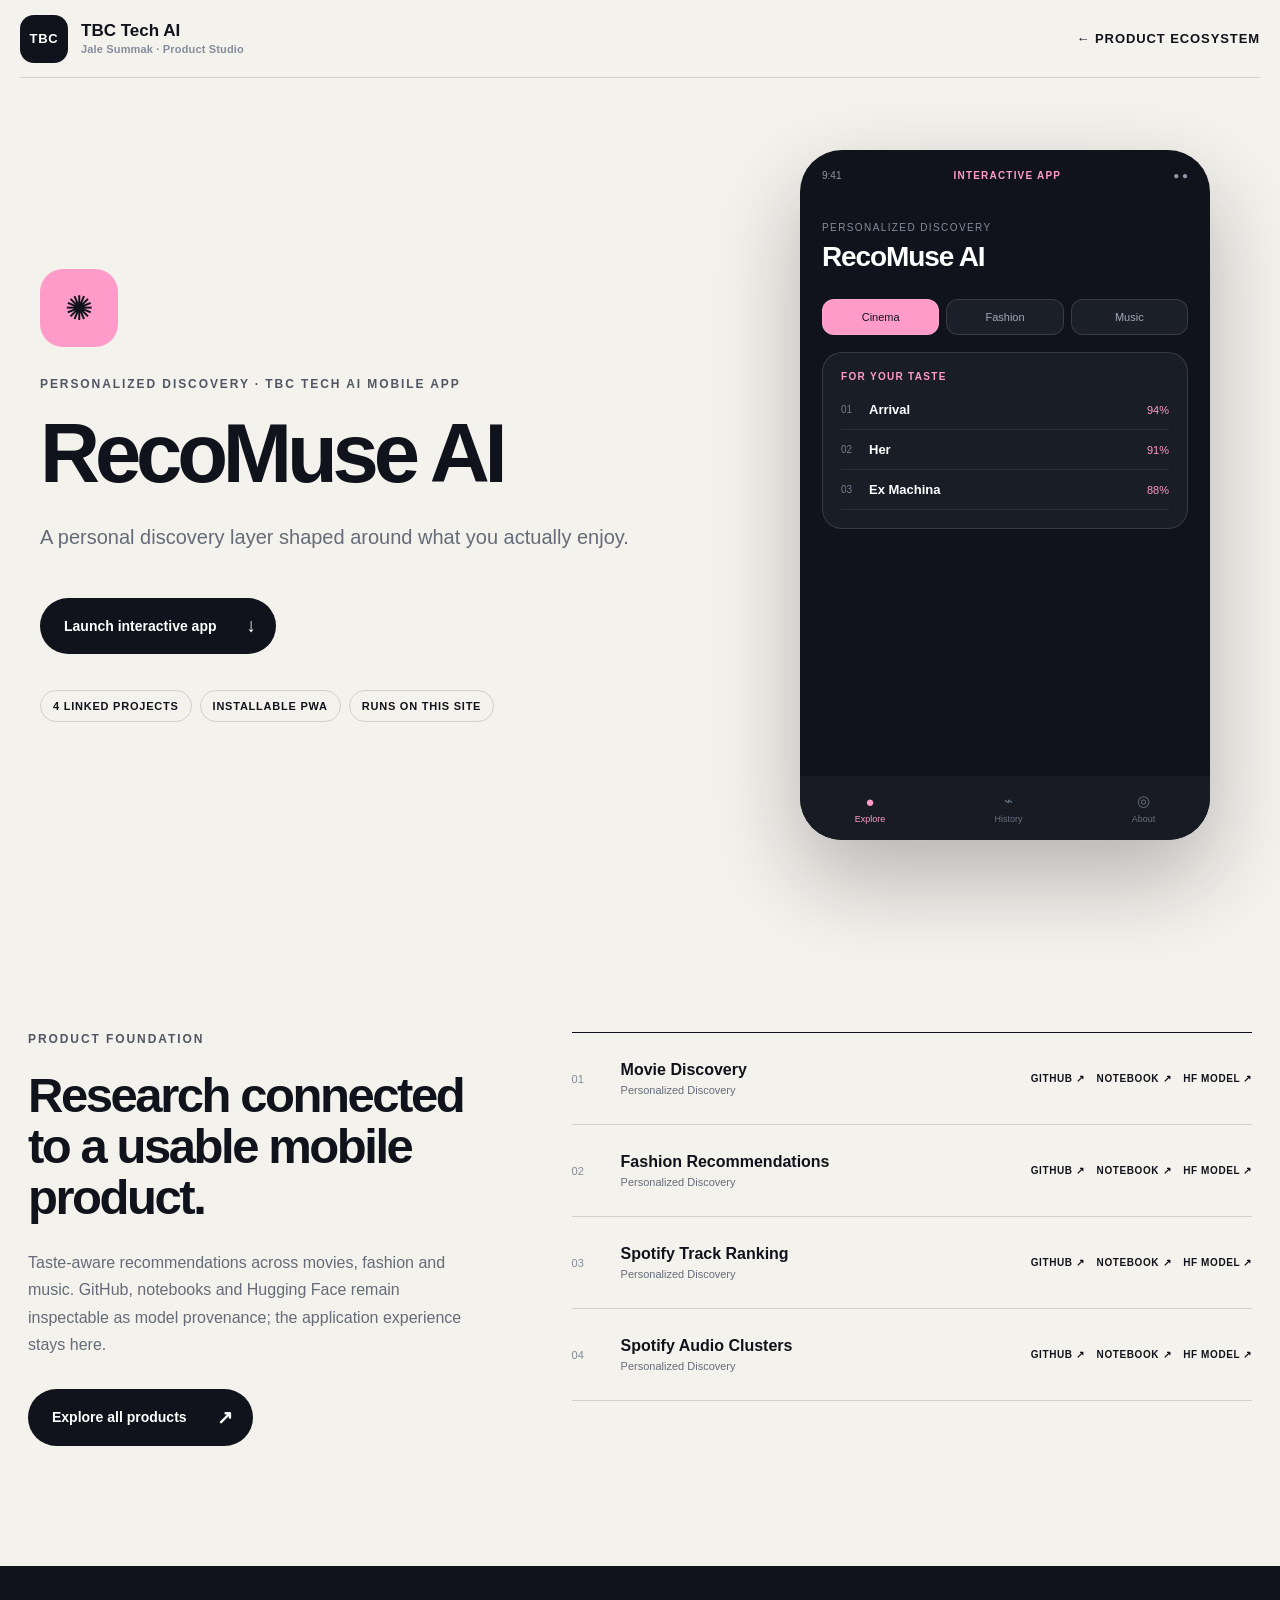
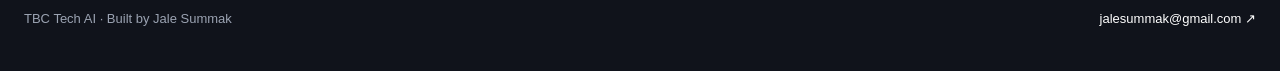
<file: apps/discovery/index.html>
<!doctype html><html lang="en"><head><meta charset="utf-8"><meta name="viewport" content="width=device-width,initial-scale=1"><meta name="portfolio-version" content="jale-global-portfolio-v2"><title>RecoMuse AI — TBC Tech AI</title><meta name="description" content="Jale Summak’s evidence-backed portfolio: 54 AI and data projects spanning RAG agents, computer vision, NLP, forecasting, recommender systems and applied product delivery."><meta name="theme-color" content="#0b0e14"><link rel="manifest" href="/manifest.webmanifest"><link rel="icon" href="/favicon.svg"><meta property="og:type" content="website"><meta property="og:title" content="Jale Summak — AI Systems & Product Builder"><meta property="og:description" content="Jale Summak’s evidence-backed portfolio: 54 AI and data projects spanning RAG agents, computer vision, NLP, forecasting, recommender systems and applied product delivery."><meta property="og:image" content="https://jalesummak.github.io/og-tbc-tech-ai.png"><meta property="og:url" content="https://jalesummak.github.io/apps/discovery/"><meta name="twitter:card" content="summary_large_image"><meta name="twitter:image" content="https://jalesummak.github.io/og-tbc-tech-ai.png"><style>:root {
  --ink: #10131b;
  --deep: #0b0e14;
  --paper: #f4f2ec;
  --white: #ffffff;
  --muted: #656b78;
  --line: rgba(16, 19, 27, .15);
  --lime: #d7ff64;
  --blue: #6558f5;
  --sky: #8bd6ff;
  --radius: 26px;
}

* { box-sizing: border-box; }
html { scroll-behavior: smooth; overflow-x: clip; }
body {
  margin: 0;
  background: var(--paper);
  color: var(--ink);
  font-family: Inter, "Segoe UI Variable", "Segoe UI", Arial, sans-serif;
  font-size: 16px;
  -webkit-font-smoothing: antialiased;
  overflow-x: clip;
}
a { color: inherit; text-decoration: none; }
button, input, textarea, select { font: inherit; }
button, a { touch-action: manipulation; }
::selection { background: var(--lime); color: var(--ink); }
.section-shell { width: min(1280px, calc(100% - 56px)); margin-inline: auto; }
.is-hidden { display: none !important; }

.site-header {
  width: min(1380px, calc(100% - 40px));
  min-height: 84px;
  margin: auto;
  display: flex;
  align-items: center;
  justify-content: space-between;
  gap: 24px;
  border-bottom: 1px solid var(--line);
  position: relative;
  z-index: 20;
}
.brand { display: flex; align-items: center; gap: 13px; }
.brand > span, .footer-mark {
  display: grid;
  place-items: center;
  width: 48px;
  height: 48px;
  border-radius: 14px;
  background: var(--blue);
  color: white;
  font-size: 13px;
  font-weight: 900;
  letter-spacing: .06em;
}
.brand > strong { display: flex; flex-direction: column; gap: 4px; font-size: 17px; line-height: 1.05; }
.brand > strong small { color: var(--muted); font-size: 11px; font-weight: 650; letter-spacing: .015em; }
.site-header nav { display: flex; align-items: center; gap: 25px; }
.site-header nav a { color: #3d4350; font-size: 14px; font-weight: 650; }
.site-header nav a:hover { color: var(--blue); }
.header-actions { display: flex; align-items: center; gap: 8px; }
.lang-toggle, .mini-cta {
  min-height: 40px;
  padding: 0 15px;
  border: 1px solid var(--line);
  border-radius: 999px;
  background: transparent;
  font-size: 13px;
  font-weight: 800;
  cursor: pointer;
}
.header-actions > a.lang-toggle, .mini-cta { display: inline-flex; align-items: center; justify-content: center; }
.mini-cta { background: var(--ink); border-color: var(--ink); color: white; }

.hero {
  min-height: 780px;
  display: grid;
  grid-template-columns: minmax(0, 1.02fr) minmax(460px, .98fr);
  gap: clamp(44px, 6vw, 96px);
  align-items: center;
  padding-block: 82px 100px;
}
.eyebrow, .section-kicker {
  margin: 0 0 24px;
  color: #505663;
  font-size: 12px;
  font-weight: 850;
  letter-spacing: .16em;
  text-transform: uppercase;
}
.status-dot {
  display: inline-block;
  width: 8px;
  height: 8px;
  margin-right: 14px;
  border-radius: 50%;
  background: #31d78f;
  box-shadow: 0 0 0 6px rgba(49, 215, 143, .14);
}
.hero h1 {
  max-width: 850px;
  margin: 0;
  font-size: clamp(54px, 5.65vw, 82px);
  font-weight: 850;
  line-height: .99;
  letter-spacing: -.058em;
  text-wrap: balance;
}
.hero h1 em { color: var(--blue); font-style: normal; }
.hero-intro {
  max-width: 720px;
  margin: 34px 0;
  color: var(--muted);
  font-size: 19px;
  line-height: 1.68;
}
.hero-actions { display: flex; align-items: center; gap: 28px; }
.primary-button {
  display: inline-flex;
  align-items: center;
  justify-content: space-between;
  gap: 30px;
  padding: 17px 20px 17px 24px;
  border-radius: 999px;
  background: var(--ink);
  color: white;
  font-size: 14px;
  font-weight: 800;
}
.primary-button span { font-size: 19px; }
.text-button { padding: 10px 0; border-bottom: 1px solid var(--ink); font-size: 14px; font-weight: 800; }
.text-button span { margin-left: 10px; }
.metrics {
  display: grid;
  grid-template-columns: repeat(4, 1fr);
  gap: 14px;
  margin-top: 64px;
  padding-top: 23px;
  border-top: 1px solid var(--line);
}
.metrics div { display: flex; flex-direction: column; gap: 7px; }
.metrics strong { font-size: 34px; line-height: 1; letter-spacing: -.045em; }
.metrics span { max-width: 125px; color: var(--muted); font-size: 11px; font-weight: 700; line-height: 1.45; letter-spacing: .075em; text-transform: uppercase; }

.hero-visual { min-height: 620px; display: grid; place-items: center; position: relative; }
.hero-board {
  width: min(590px, 100%);
  min-height: 570px;
  padding: 25px;
  border: 1px solid rgba(255, 255, 255, .13);
  border-radius: 34px;
  background: var(--deep);
  color: white;
  box-shadow: 0 42px 110px rgba(25, 20, 74, .27);
  position: relative;
  z-index: 2;
  overflow: hidden;
}
.hero-board::before {
  content: "";
  width: 360px;
  height: 360px;
  position: absolute;
  right: -190px;
  top: -190px;
  border-radius: 50%;
  background: radial-gradient(circle, rgba(101, 88, 245, .78), transparent 68%);
}
.board-top, .board-foot { position: relative; z-index: 1; display: flex; align-items: center; justify-content: space-between; gap: 20px; }
.board-top { padding-bottom: 20px; border-bottom: 1px solid rgba(255, 255, 255, .12); }
.board-top span, .board-top i { font-size: 10px; font-weight: 800; font-style: normal; letter-spacing: .13em; }
.board-top span { color: var(--lime); }
.board-top i { color: #767e91; }
.board-core { position: relative; z-index: 1; padding: 52px 0 42px; }
.board-core small { color: #81899b; font-size: 11px; font-weight: 800; letter-spacing: .14em; }
.board-core strong { display: block; max-width: 480px; margin: 12px 0 16px; font-size: clamp(30px, 3vw, 43px); line-height: 1.04; letter-spacing: -.04em; }
.board-core strong i { color: var(--lime); font-style: normal; }
.board-core p { margin: 0; color: #aeb5c3; font-size: 15px; }
.board-grid { display: grid; grid-template-columns: 1fr 1fr; gap: 9px; position: relative; z-index: 1; }
.board-grid div { min-height: 112px; padding: 16px; border: 1px solid rgba(255, 255, 255, .1); background: rgba(255, 255, 255, .045); }
.board-grid span { display: block; margin-bottom: 16px; color: var(--lime); font-size: 10px; font-weight: 850; }
.board-grid b { display: block; font-size: 18px; }
.board-grid small { display: block; margin-top: 6px; color: #8890a1; font-size: 12px; }
.board-foot { margin-top: 25px; color: #8e96a7; font-size: 11px; }
.board-foot span { display: flex; align-items: center; gap: 8px; }
.board-foot span i { width: 7px; height: 7px; border-radius: 50%; background: #31d78f; }
.board-foot strong { color: white; font-size: 12px; }
.board-orbit { position: absolute; border: 1px solid rgba(101, 88, 245, .26); border-radius: 50%; }
.orbit-a { width: 660px; height: 420px; transform: rotate(17deg); }
.orbit-b { width: 420px; height: 670px; transform: rotate(-22deg); }

.section-heading { display: grid; grid-template-columns: minmax(0, 1fr) minmax(320px, 440px); align-items: end; gap: 56px; margin-bottom: 54px; }
.section-heading h2, .about-grid h2 {
  max-width: 800px;
  margin: 0;
  font-size: clamp(42px, 5vw, 68px);
  line-height: 1;
  letter-spacing: -.052em;
  text-wrap: balance;
}
.section-heading h2 em { color: var(--blue); font-style: normal; }
.section-heading > p { margin: 0; color: var(--muted); font-size: 17px; line-height: 1.68; }

.flagship-section { padding: 118px 0; background: var(--deep); color: white; }
.flagship-section .section-kicker { color: var(--lime); }
.flagship-section .section-heading > p { color: #a3abba; }
.flagship-section .section-heading h2 em { color: var(--lime); }
.flagship-grid { display: grid; grid-template-columns: 1fr 1fr; gap: 16px; }
.flagship-card {
  min-height: 390px;
  padding: 28px;
  border: 1px solid rgba(255, 255, 255, .14);
  border-radius: var(--radius);
  background: #141822;
  display: flex;
  flex-direction: column;
  justify-content: space-between;
  position: relative;
  overflow: hidden;
  transition: transform .22s ease, border-color .22s ease;
}
.flagship-card::after { content: ""; width: 190px; height: 190px; position: absolute; right: -90px; top: -90px; border-radius: 50%; background: var(--accent); filter: blur(65px); opacity: .25; }
.flagship-card:hover { transform: translateY(-5px); border-color: var(--accent); }
.flagship-primary { background: var(--lime); color: var(--ink); border-color: var(--lime); }
.flagship-primary::after { background: white; opacity: .45; }
.flagship-top { display: flex; justify-content: space-between; gap: 20px; position: relative; z-index: 1; }
.flagship-top span, .flagship-top b { font-size: 11px; letter-spacing: .13em; }
.flagship-top span { opacity: .62; }
.flagship-top b { color: var(--accent); text-align: right; }
.flagship-primary .flagship-top b { color: var(--ink); }
.flagship-card h3 { max-width: 520px; margin: 70px 0 13px; font-size: clamp(31px, 3vw, 48px); line-height: .98; letter-spacing: -.045em; }
.flagship-card p { max-width: 610px; margin: 0; color: #a5adbb; font-size: 16px; line-height: 1.55; }
.flagship-primary p { color: #3f473b; }
.flagship-proof { display: flex; align-items: flex-end; justify-content: space-between; gap: 18px; margin-top: 34px; padding-top: 18px; border-top: 1px solid rgba(255, 255, 255, .15); }
.flagship-primary .flagship-proof { border-color: rgba(16, 19, 27, .2); }
.flagship-proof span { max-width: 70%; color: #8f98a8; font-size: 13px; line-height: 1.45; }
.flagship-primary .flagship-proof span { color: #4e564a; }
.flagship-proof strong { color: var(--accent); font-size: 11px; letter-spacing: .11em; }
.flagship-primary .flagship-proof strong { color: var(--ink); }
.flagship-card > a { display: flex; align-items: center; justify-content: space-between; margin-top: 24px; padding-top: 17px; border-top: 1px solid rgba(255, 255, 255, .15); font-size: 14px; font-weight: 850; }
.flagship-primary > a { border-color: rgba(16, 19, 27, .2); }

.toolkit-section, .product-section { padding-block: 122px; }
.toolkit-grid { display: grid; grid-template-columns: 1fr 1fr; border-top: 1px solid var(--ink); }
.toolkit-grid article { min-height: 245px; display: grid; grid-template-columns: 58px 1fr; gap: 20px; padding: 30px 28px 35px 0; border-bottom: 1px solid var(--line); }
.toolkit-grid article:nth-child(odd) { border-right: 1px solid var(--line); }
.toolkit-grid article:nth-child(even) { padding-left: 28px; }
.toolkit-grid article > span { color: var(--blue); font-size: 13px; font-weight: 850; }
.toolkit-grid small { color: var(--blue); font-size: 11px; font-weight: 850; letter-spacing: .12em; }
.toolkit-grid h3 { margin: 14px 0 12px; font-size: 28px; letter-spacing: -.035em; }
.toolkit-grid p { max-width: 500px; margin: 0; color: var(--muted); font-size: 15px; line-height: 1.68; }

.category-grid { display: grid; grid-template-columns: repeat(4, 1fr); gap: 14px; }
.category-card {
  min-height: 365px;
  padding: 24px;
  border: 1px solid var(--line);
  border-radius: var(--radius);
  background: rgba(255, 255, 255, .55);
  display: flex;
  flex-direction: column;
  position: relative;
  overflow: hidden;
  transition: transform .22s ease, box-shadow .22s ease, background .22s ease;
}
.category-card::before { content: ""; width: 160px; height: 160px; position: absolute; right: -60px; top: -50px; border-radius: 50%; background: var(--accent); filter: blur(58px); opacity: .23; }
.category-card:hover { transform: translateY(-5px); background: white; box-shadow: 0 22px 60px rgba(20, 24, 40, .09); }
.card-index { color: var(--muted); font-size: 11px; font-weight: 800; letter-spacing: .15em; }
.category-icon { width: 64px; height: 64px; margin: 34px 0; border-radius: 20px; background: var(--accent); display: grid; place-items: center; font-size: 29px; }
.category-card > p { margin: 0 0 9px; color: var(--muted); font-size: 12px; font-weight: 750; letter-spacing: .1em; text-transform: uppercase; }
.category-card h3 { margin: 0 0 13px; font-size: 27px; line-height: 1.04; letter-spacing: -.038em; }
.category-description { color: var(--muted); font-size: 14px; line-height: 1.6; }
.category-footer { margin-top: auto; padding-top: 20px; border-top: 1px solid var(--line); display: flex; align-items: center; justify-content: space-between; }
.category-footer > span { font-size: 12px; font-weight: 750; letter-spacing: .08em; text-transform: uppercase; }
.category-footer a { width: 38px; height: 38px; border-radius: 50%; background: var(--ink); color: white; display: grid; place-items: center; }
.category-card:last-child { background: var(--ink); color: white; }
.category-card:last-child .category-description, .category-card:last-child > p, .category-card:last-child .card-index { color: #a2a9b7; }
.category-card:last-child .category-footer { border-color: rgba(255, 255, 255, .15); }

.mobile-suite { padding: 120px 0; background: var(--deep); color: white; }
.mobile-suite .section-kicker { color: var(--sky); }
.section-heading.light > p { color: #9ca4b5; }
.suite-list { border-top: 1px solid rgba(255, 255, 255, .16); }
.suite-row { display: grid; grid-template-columns: 56px 74px 1fr 160px; gap: 16px; align-items: center; padding: 27px 6px; border-bottom: 1px solid rgba(255, 255, 255, .14); transition: background .18s, padding .18s; }
.suite-row:hover { padding-inline: 16px; background: rgba(255, 255, 255, .045); }
.suite-number { color: #747d8f; font-size: 11px; }
.suite-symbol { width: 52px; height: 52px; border-radius: 16px; background: var(--accent); color: var(--ink); display: grid; place-items: center; font-size: 22px; }
.suite-name { display: flex; flex-direction: column; gap: 6px; }
.suite-name strong { font-size: 23px; }
.suite-name small { max-width: 720px; color: #929bac; font-size: 14px; line-height: 1.5; }
.suite-link { color: var(--accent); font-size: 12px; font-weight: 850; letter-spacing: .08em; text-align: right; text-transform: uppercase; }

.explorer-section {
  width: min(1380px, calc(100% - 24px));
  margin-block: 54px 120px;
  padding: 78px clamp(24px, 4vw, 58px) 70px;
  border-radius: 42px;
  background: var(--deep);
  color: white;
  position: relative;
  overflow: hidden;
  isolation: isolate;
}
.explorer-section::before { content: ""; width: 680px; height: 680px; position: absolute; z-index: -1; right: -310px; top: -420px; border-radius: 50%; background: radial-gradient(circle, rgba(101, 88, 245, .45), transparent 69%); }
.atlas-signature { display: flex; align-items: center; gap: 15px; margin-bottom: 50px; color: #9aa3b3; font-size: 11px; font-weight: 850; letter-spacing: .15em; }
.atlas-signature i { height: 1px; flex: 1; background: linear-gradient(90deg, rgba(255, 255, 255, .16), rgba(215, 255, 100, .72)); }
.explorer-section .section-heading { align-items: start; margin-bottom: 54px; }
.explorer-section .section-kicker { color: var(--lime); }
.explorer-section .section-heading h2 { font-size: clamp(50px, 6.3vw, 88px); line-height: .91; }
.explorer-section .section-heading h2 em { color: var(--lime); }
.explorer-section .section-heading > p { color: #a6aebd; }
.capability-overview { display: grid; grid-template-columns: 1fr 1fr; gap: 12px; margin-bottom: 38px; }
.capability-card {
  width: 100%;
  min-height: 190px;
  padding: 22px;
  border: 1px solid rgba(255, 255, 255, .14);
  border-radius: 22px;
  background: rgba(255, 255, 255, .04);
  color: white;
  display: grid;
  grid-template-columns: 30px 54px minmax(0, 1fr) auto;
  gap: 14px;
  align-items: start;
  text-align: left;
  cursor: pointer;
  transition: transform .18s, border-color .18s, background .18s;
}
.capability-card:hover { transform: translateY(-3px); border-color: var(--accent); background: rgba(255, 255, 255, .07); }
.capability-card.active { border-color: var(--accent); background: linear-gradient(145deg, color-mix(in srgb, var(--accent) 17%, var(--deep)), rgba(255, 255, 255, .045)); }
.capability-index { padding-top: 6px; color: #7f889a; font-size: 10px; font-weight: 850; letter-spacing: .14em; }
.capability-icon { width: 50px; height: 50px; border-radius: 15px; background: var(--accent); color: var(--ink); display: grid; place-items: center; font-size: 21px; }
.capability-copy { min-width: 0; display: flex; flex-direction: column; }
.capability-copy strong { font-size: 19px; line-height: 1.2; letter-spacing: -.025em; }
.capability-copy small { margin-top: 10px; color: #a9b1bf; font-size: 14px; line-height: 1.55; }
.capability-copy i { margin-top: 13px; color: var(--accent); font-size: 12px; font-style: normal; line-height: 1.45; }
.capability-count { color: var(--accent); font-size: 27px; font-weight: 850; line-height: .9; text-align: right; }
.capability-count small { display: block; margin-top: 8px; color: #7e8798; font-size: 9px; font-weight: 750; letter-spacing: .1em; text-transform: uppercase; }
.all-capability { grid-column: 1 / -1; min-height: 130px; align-items: center; }
.all-capability .capability-copy small { max-width: 700px; }
.project-tools { display: flex; align-items: center; justify-content: space-between; gap: 24px; margin-bottom: 32px; padding-bottom: 24px; border-bottom: 1px solid rgba(255, 255, 255, .14); }
.active-filter { display: flex; align-items: baseline; gap: 10px; flex-wrap: wrap; }
.active-filter span, .active-filter small { color: #8b94a5; font-size: 11px; font-weight: 750; letter-spacing: .09em; text-transform: uppercase; }
.active-filter strong { color: var(--lime); font-size: 19px; }
.search-box { width: 310px; padding: 10px 0; border-bottom: 1px solid rgba(255, 255, 255, .45); display: flex; align-items: center; gap: 10px; color: white; }
.search-box input { width: 100%; border: 0; outline: 0; background: transparent; color: white; font-size: 14px; }
.search-box input::placeholder { color: #7f889a; }
.project-list { display: grid; grid-template-columns: 1fr 1fr; gap: 16px; }
.project-row {
  min-height: 520px;
  display: grid;
  grid-template-columns: 138px minmax(0, 1fr);
  border-radius: 26px;
  background: #f8f7f2;
  color: var(--ink);
  overflow: hidden;
  box-shadow: 0 16px 48px rgba(0, 0, 0, .16);
  transition: transform .2s ease, box-shadow .2s ease;
}
.project-row:hover { transform: translateY(-5px); box-shadow: 0 26px 70px rgba(0, 0, 0, .25); }
.project-row.is-hidden { display: none; }
.project-visual { padding: 20px 17px; background: linear-gradient(145deg, var(--accent), rgba(255, 255, 255, .78)); display: flex; flex-direction: column; justify-content: space-between; position: relative; overflow: hidden; }
.project-visual::after { content: ""; position: absolute; inset: 0; background: repeating-linear-gradient(135deg, transparent 0 20px, rgba(16, 19, 27, .05) 20px 21px); }
.project-visual > * { position: relative; z-index: 1; }
.project-visual .project-number { color: rgba(16, 19, 27, .62); font-size: 11px; font-weight: 850; letter-spacing: .14em; }
.project-visual b { align-self: center; margin-block: auto; font-family: "Segoe UI Symbol", sans-serif; font-size: 54px; line-height: 1; }
.project-visual small { font-size: 10px; font-weight: 900; letter-spacing: .13em; text-transform: uppercase; }
.project-card-body { padding: 26px 23px 23px; display: flex; flex-direction: column; gap: 23px; }
.project-title { display: flex; flex-direction: column; gap: 9px; }
.project-tags { display: flex; flex-wrap: wrap; gap: 6px; }
.project-tags span { padding: 6px 8px; border-radius: 999px; background: color-mix(in srgb, var(--accent) 25%, white); font-size: 10px; font-weight: 850; letter-spacing: .06em; text-transform: uppercase; }
.project-title strong { font-size: 28px; line-height: 1.03; letter-spacing: -.042em; }
.project-title small { color: var(--muted); font-size: 11px; font-weight: 750; letter-spacing: .1em; text-transform: uppercase; }
.project-evidence { display: flex; flex-direction: column; gap: 14px; }
.project-evidence p { margin: 0; color: #555d6b; font-size: 14px; line-height: 1.58; }
.project-evidence p b { display: block; margin-bottom: 5px; color: #8e949f; font-size: 10px; letter-spacing: .13em; }
.project-evidence .project-result { color: #252b36; }
.metric-chip { align-self: flex-start; display: inline-flex; padding: 8px 10px; border-radius: 10px; background: var(--accent); font-size: 12px; }
.project-links { display: flex; flex-wrap: wrap; gap: 8px; margin-top: auto; }
.project-links a, .private-pill { min-height: 34px; padding: 8px 10px; border: 1px solid rgba(16, 19, 27, .16); border-radius: 999px; display: inline-flex; align-items: center; font-size: 11px; font-weight: 850; line-height: 1; letter-spacing: .05em; text-transform: uppercase; }
.project-links a:hover { border-color: var(--ink); background: white; }
.project-links .app-link { margin-left: auto; background: var(--ink); border-color: var(--ink); color: white; }
.project-links .app-link:hover { background: var(--blue); border-color: var(--blue); }
.private-pill { background: #e7e4dc; color: #646b76; }
.empty-state { grid-column: 1 / -1; padding: 48px 0; color: #a7afbd; font-size: 15px; }

.about-section { padding: 116px 0; background: var(--lime); }
.about-grid { display: grid; grid-template-columns: 1fr 1fr; gap: 90px; }
.about-grid > div:last-child > p { margin: 33px 0; color: #353c32; font-size: 21px; line-height: 1.65; }
.capability-tags { display: flex; flex-wrap: wrap; gap: 9px; }
.capability-tags span { padding: 10px 13px; border: 1px solid rgba(16, 19, 27, .3); border-radius: 999px; font-size: 12px; font-weight: 750; letter-spacing: .07em; text-transform: uppercase; }
.proof-grid { display: grid; grid-template-columns: repeat(4, 1fr); gap: 13px; margin-top: 40px; }
.proof-grid div { padding-top: 16px; border-top: 1px solid rgba(16, 19, 27, .28); }
.proof-grid strong { display: block; font-size: 29px; letter-spacing: -.04em; }
.proof-grid span { display: block; margin-top: 6px; color: #4d5549; font-size: 11px; font-weight: 750; line-height: 1.45; letter-spacing: .07em; text-transform: uppercase; }

.site-footer { min-height: 380px; display: flex; align-items: center; justify-content: space-between; gap: 50px; }
.site-footer > div { max-width: 850px; display: grid; grid-template-columns: 52px 1fr; align-items: center; gap: 0 20px; }
.site-footer h2 { margin: 0; font-size: clamp(40px, 4.5vw, 64px); letter-spacing: -.05em; }
.site-footer > div > a { grid-column: 2; width: fit-content; margin-top: 12px; border-bottom: 1px solid; font-size: 15px; }
.footer-socials { grid-column: 2; display: flex; flex-wrap: wrap; gap: 15px; margin-top: 18px; }
.footer-socials a { border-bottom: 1px solid transparent; font-size: 12px; font-weight: 800; letter-spacing: .07em; text-transform: uppercase; }
.footer-socials a:hover { border-color: var(--ink); }
.site-footer > p { color: var(--muted); font-size: 12px; line-height: 1.75; text-align: right; }
.site-footer > p strong { color: var(--ink); }

/* Interactive product pages */
.product-page { min-height: 100vh; background: var(--paper); }
.product-header { width: min(1320px, calc(100% - 40px)); min-height: 78px; margin: auto; border-bottom: 1px solid var(--line); display: flex; align-items: center; justify-content: space-between; }
.product-header > a:last-child { font-size: 13px; font-weight: 800; letter-spacing: .07em; text-transform: uppercase; }
.product-page .brand > span { background: var(--ink); }
.product-page .brand > strong small { color: #858c9d; }
.product-hero { width: min(1200px, calc(100% - 56px)); min-height: 770px; margin: auto; padding: 72px 0; display: grid; grid-template-columns: 1fr 440px; align-items: center; gap: 94px; }
.product-symbol { width: 78px; height: 78px; margin-bottom: 30px; border-radius: 23px; background: var(--accent); display: grid; place-items: center; font-size: 34px; }
.product-hero-copy h1 { margin: 0 0 28px; font-size: clamp(56px, 6.5vw, 94px); line-height: .94; letter-spacing: -.062em; }
.product-hero-copy > p:not(.eyebrow) { max-width: 660px; color: var(--muted); font-size: 20px; line-height: 1.64; }
.product-launch { margin: 24px 0 4px; }
.product-meta { display: flex; flex-wrap: wrap; gap: 8px; margin-top: 32px; }
.product-meta span { padding: 9px 12px; border: 1px solid var(--line); border-radius: 999px; font-size: 11px; font-weight: 750; letter-spacing: .07em; text-transform: uppercase; }
.demo-shell { width: 410px; min-height: 690px; padding: 20px 22px 76px; border-radius: 42px; background: var(--ink); color: white; position: relative; overflow: hidden; box-shadow: 0 38px 90px rgba(16, 19, 27, .28); }
.demo-status { display: flex; justify-content: space-between; color: #9097a7; font-size: 10px; }
.demo-status b { color: var(--accent); letter-spacing: .12em; }
.demo-title { margin: 36px 0 26px; }
.demo-title small { color: #858d9f; font-size: 10px; letter-spacing: .14em; text-transform: uppercase; }
.demo-title h2 { margin: 6px 0; font-size: 28px; letter-spacing: -.04em; }
.demo-content { display: flex; flex-direction: column; gap: 17px; }
.demo-content label { display: flex; flex-direction: column; gap: 8px; color: #a5acba; font-size: 12px; font-weight: 750; letter-spacing: .07em; text-transform: uppercase; }
.demo-content label output { color: var(--accent); font-size: 14px; font-weight: 850; }
.demo-content textarea, .demo-content select { width: 100%; padding: 15px; border: 1px solid rgba(255, 255, 255, .14); border-radius: 16px; outline: 0; background: #1b1f29; color: white; resize: none; font-size: 14px; line-height: 1.5; }
.demo-content input[type=range] { width: 100%; accent-color: var(--accent); }
.demo-primary, .demo-secondary { padding: 15px 17px; border: 0; border-radius: 16px; background: var(--accent); color: var(--ink); display: flex; justify-content: space-between; font-size: 14px; font-weight: 850; cursor: pointer; }
.result-panel { padding: 18px; border: 1px solid rgba(255, 255, 255, .13); border-radius: 20px; background: #191d26; animation: rise .3s ease; }
.result-panel.always { animation: none; }
.result-label { display: block; margin-bottom: 8px; color: var(--accent); font-size: 10px; font-weight: 800; letter-spacing: .13em; }
.result-panel > strong { display: block; font-size: 25px; letter-spacing: -.03em; }
.result-panel > small, .result-panel > p { margin: 6px 0; color: #969daf; font-size: 12px; line-height: 1.55; }
.risk-bar { height: 7px; margin: 15px 0; border-radius: 99px; background: #2a2f3b; overflow: hidden; }
.risk-bar i { display: block; height: 100%; border-radius: 99px; background: var(--accent); }
.result-grid { display: grid; grid-template-columns: repeat(3, 1fr); gap: 7px; }
.result-grid b { display: block; margin-bottom: 4px; font-size: 13px; }
.result-grid span { color: #7f8798; font-size: 10px; }
.mini-chart { height: 90px; margin-top: 16px; display: flex; align-items: flex-end; gap: 7px; }
.mini-chart i { flex: 1; border-radius: 5px 5px 2px 2px; background: linear-gradient(var(--accent), rgba(255, 255, 255, .12)); }
.choice-row { display: flex; gap: 7px; }
.choice-row button { flex: 1; padding: 11px 6px; border: 1px solid rgba(255, 255, 255, .13); border-radius: 12px; background: #1b1f29; color: #a1a8b7; font-size: 11px; cursor: pointer; }
.choice-row button.selected { background: var(--accent); color: var(--ink); }
.recommendation { padding: 12px 0; border-bottom: 1px solid rgba(255, 255, 255, .09); display: grid; grid-template-columns: 28px 1fr auto; align-items: center; }
.recommendation span { color: #737c8e; font-size: 10px; }
.recommendation strong { font-size: 13px; }
.recommendation i { color: var(--accent); font-size: 11px; font-style: normal; }
.city-score { height: 135px; border-radius: 22px; background: var(--accent); color: var(--ink); display: grid; place-content: center; text-align: center; }
.city-score span { font-size: 10px; letter-spacing: .14em; }
.city-score strong { font-size: 56px; line-height: 1; }
.city-score small { font-size: 11px; }
.signal-list { padding: 8px 15px; border: 1px solid rgba(255, 255, 255, .13); border-radius: 18px; }
.signal-list span { padding: 12px 0; border-bottom: 1px solid rgba(255, 255, 255, .09); display: flex; justify-content: space-between; font-size: 12px; }
.signal-list span:last-child { border: 0; }
.signal-list i { color: var(--accent); font-style: normal; }
.upload-zone { min-height: 265px; padding: 17px; border: 1px dashed rgba(255, 255, 255, .26); border-radius: 24px; display: flex !important; align-items: center; justify-content: center; text-align: center; overflow: hidden; cursor: pointer; }
.upload-zone b { color: white; font-size: 15px; letter-spacing: 0; text-transform: none; }
.upload-zone span { color: #7f8798; font-size: 11px; }
.upload-zone input { position: absolute; opacity: 0; pointer-events: none; }
.upload-zone img { width: 100%; height: 230px; object-fit: cover; border-radius: 18px; }
.upload-zone.has-image { padding: 7px; }
.demo-bottom { height: 64px; position: absolute; inset: auto 0 0; background: #181b23; display: flex; align-items: center; justify-content: space-around; }
.demo-bottom span { color: #676f80; font-size: 15px; display: flex; flex-direction: column; align-items: center; gap: 4px; }
.demo-bottom small { font-size: 9px; }
.demo-bottom .active { color: var(--accent); }
.demo-note { margin: 0; color: #8b93a4; font-size: 11px; line-height: 1.55; }
.install-button { width: 100%; padding: 13px; border: 1px solid rgba(255, 255, 255, .15); border-radius: 14px; background: transparent; color: white; font-size: 12px; font-weight: 800; cursor: pointer; }
.product-disclaimer { padding: 13px 15px; border-radius: 15px; background: #ece9df; color: #656a74; font-size: 11px; line-height: 1.55; }
.product-details { padding: 120px 0; display: grid; grid-template-columns: .8fr 1.2fr; gap: 90px; }
.product-details h2 { margin: 0 0 26px; font-size: 49px; line-height: 1.04; letter-spacing: -.05em; }
.product-details > div:first-child > p:not(.section-kicker) { margin-bottom: 30px; color: var(--muted); font-size: 16px; line-height: 1.72; }
.product-projects { border-top: 1px solid var(--ink); }
.product-projects article { min-height: 92px; padding: 12px 0; border-bottom: 1px solid var(--line); display: grid; grid-template-columns: 36px 1fr auto; align-items: center; gap: 13px; }
.product-projects article > span { color: #858b98; font-size: 11px; }
.product-projects article > div:nth-child(2) { display: flex; flex-direction: column; gap: 5px; }
.product-projects strong { font-size: 16px; }
.product-projects small { color: var(--muted); font-size: 11px; }
.product-projects article > div:last-child { display: flex; flex-wrap: wrap; gap: 12px; }
.product-projects a, .product-projects .private-pill { font-size: 10px; font-weight: 800; letter-spacing: .06em; text-transform: uppercase; }
.product-footer { min-height: 105px; padding: 0 max(24px, calc((100% - 1280px) / 2)); background: var(--ink); color: #9ba3b2; display: flex; align-items: center; justify-content: space-between; font-size: 13px; }
.product-footer a { color: white; }

@keyframes rise { from { opacity: 0; transform: translateY(8px); } to { opacity: 1; transform: none; } }

@media (max-width: 1160px) {
  .site-header nav { gap: 16px; }
  .site-header nav a { font-size: 12px; }
  .hero { grid-template-columns: 1fr; }
  .hero-copy { max-width: 900px; }
  .hero-visual { min-height: 650px; }
  .category-grid { grid-template-columns: 1fr 1fr; }
  .project-list { grid-template-columns: 1fr; }
  .project-row { grid-template-columns: 170px minmax(0, 1fr); min-height: 455px; }
  .product-hero { grid-template-columns: 1fr; justify-items: center; }
  .product-hero-copy { text-align: center; }
  .product-meta { justify-content: center; }
  .product-details { grid-template-columns: 1fr; }
}

@media (max-width: 820px) {
  .section-shell { width: min(100% - 30px, 1280px); }
  .site-header { width: calc(100% - 24px); min-height: 70px; }
  .site-header nav { display: none; }
  .mini-cta { display: none; }
  .brand > span { width: 43px; height: 43px; }
  .brand > strong { font-size: 15px; }
  .brand > strong small { display: none; }
  .header-actions > a.lang-toggle { display: none; }
  .hero { min-height: auto; padding-block: 64px 80px; gap: 45px; }
  .hero h1 { font-size: clamp(44px, 12vw, 64px); }
  .hero-intro { font-size: 17px; }
  .hero-actions { align-items: flex-start; flex-direction: column; gap: 13px; }
  .metrics { grid-template-columns: 1fr 1fr; gap: 24px; margin-top: 48px; }
  .hero-visual { min-height: auto; }
  .hero-board { min-height: 520px; border-radius: 26px; }
  .board-core { padding: 40px 0 34px; }
  .board-core strong { font-size: 31px; }
  .board-grid div { min-height: 105px; }
  .board-orbit { display: none; }
  .section-heading { grid-template-columns: 1fr; gap: 24px; margin-bottom: 38px; }
  .section-heading h2, .about-grid h2 { font-size: 43px; }
  .section-heading > p { font-size: 16px; }
  .flagship-section, .toolkit-section, .product-section, .mobile-suite { padding-block: 84px; }
  .flagship-grid, .toolkit-grid, .category-grid, .capability-overview { grid-template-columns: 1fr; }
  .flagship-card { min-height: 350px; }
  .toolkit-grid article, .toolkit-grid article:nth-child(even) { min-height: 215px; padding: 26px 0; border-right: 0; }
  .category-card { min-height: 320px; }
  .suite-row { grid-template-columns: 42px 60px 1fr; }
  .suite-link { grid-column: 3; text-align: left; }
  .all-capability { grid-column: auto; }
  .explorer-section { width: calc(100% - 12px); margin-block: 18px 82px; padding: 52px 15px 34px; border-radius: 30px; }
  .atlas-signature { margin-bottom: 35px; font-size: 8px; gap: 9px; }
  .explorer-section .section-heading h2 { font-size: 48px; }
  .capability-card { min-height: 184px; grid-template-columns: 24px 46px minmax(0, 1fr); padding: 17px; gap: 10px; }
  .capability-icon { width: 43px; height: 43px; }
  .capability-count { grid-column: 3; font-size: 18px; text-align: left; }
  .capability-count small { display: inline; margin: 0 0 0 6px; }
  .capability-copy strong { font-size: 17px; }
  .capability-copy small { font-size: 13px; }
  .project-tools { align-items: stretch; flex-direction: column; }
  .search-box { width: 100%; order: 1; }
  .active-filter { order: 2; }
  .project-row { min-height: 580px; grid-template-columns: 92px minmax(0, 1fr); }
  .project-visual { padding: 16px 12px; }
  .project-visual b { font-size: 38px; }
  .project-visual small { font-size: 8px; }
  .project-card-body { padding: 21px 16px 18px; gap: 19px; }
  .project-title strong { font-size: 23px; }
  .project-evidence p { font-size: 13px; }
  .project-links { gap: 7px; }
  .project-links a, .private-pill { min-height: 32px; padding: 7px 8px; font-size: 9px; }
  .project-links .app-link { width: 100%; margin: 3px 0 0; justify-content: center; }
  .about-grid { grid-template-columns: 1fr; gap: 35px; }
  .about-grid > div:last-child > p { font-size: 18px; }
  .proof-grid { grid-template-columns: 1fr 1fr; }
  .site-footer { min-height: 430px; align-items: flex-start; justify-content: center; flex-direction: column; }
  .site-footer > div { grid-template-columns: 45px 1fr; }
  .footer-socials { grid-column: 1 / -1; }
  .site-footer > p { text-align: left; }
  .product-header { width: calc(100% - 24px); }
  .product-hero { width: calc(100% - 30px); padding: 58px 0; gap: 48px; }
  .product-hero-copy h1 { font-size: 57px; }
  .product-hero-copy > p:not(.eyebrow) { font-size: 17px; }
  .demo-shell { width: min(410px, 100%); min-height: 680px; }
  .product-details { padding: 82px 0; gap: 52px; }
  .product-details h2 { font-size: 41px; }
  .product-projects article { grid-template-columns: 28px 1fr; }
  .product-projects article > div:last-child { grid-column: 2; }
  .product-footer { min-height: 125px; align-items: flex-start; justify-content: center; flex-direction: column; gap: 9px; }
}

@media (prefers-reduced-motion: reduce) {
  html { scroll-behavior: auto; }
  * { animation: none !important; transition: none !important; }
}

a:focus-visible, button:focus-visible, input:focus-visible, textarea:focus-visible, select:focus-visible {
  outline: 3px solid var(--blue);
  outline-offset: 3px;
}
</style></head><body><main class="product-page" style="--accent:#ff9bc8"><header class="product-header"><a class="brand" href="/"><span>TBC</span><strong>TBC Tech AI<small>Jale Summak · Product Studio</small></strong></a><a href="/">← Product ecosystem</a></header><section id="demo" class="product-hero"><div class="product-hero-copy"><div class="product-symbol">✺</div><p class="eyebrow">Personalized Discovery · TBC TECH AI MOBILE APP</p><h1>RecoMuse AI</h1><p>A personal discovery layer shaped around what you actually enjoy.</p><a class="primary-button product-launch" href="#demo">Launch interactive app <span>↓</span></a><div class="product-meta"><span>4 linked projects</span><span>Installable PWA</span><span>Runs on this site</span></div></div><div class="demo-shell"><div class="demo-status"><span>9:41</span><b>INTERACTIVE APP</b><span>● ●</span></div><div class="demo-title"><small>Personalized Discovery</small><h2>RecoMuse AI</h2></div><div class="demo-content" data-demo="discovery"><div class="choice-row"><button class="selected" type="button" data-choice="Cinema">Cinema</button><button type="button" data-choice="Fashion">Fashion</button><button type="button" data-choice="Music">Music</button></div><div class="result-panel always" aria-live="polite"><span class="result-label">FOR YOUR TASTE</span><div data-recommendations></div></div></div><button class="install-button" type="button" data-install hidden>Install this app</button><div class="demo-bottom"><span class="active">●<small>Explore</small></span><span>⌁<small>History</small></span><span>◎<small>About</small></span></div></div></section><section class="product-details section-shell"><div><p class="section-kicker">PRODUCT FOUNDATION</p><h2>Research connected to a usable mobile product.</h2><p>Taste-aware recommendations across movies, fashion and music. GitHub, notebooks and Hugging Face remain inspectable as model provenance; the application experience stays here.</p><a class="primary-button" href="/">Explore all products <span>↗</span></a></div><div class="product-projects"><article><span>01</span><div><strong>Movie Discovery</strong><small>Personalized Discovery</small></div><div><a href="https://github.com/jalesummak/movie-recommender" target="_blank" rel="noreferrer">GitHub ↗</a><a href="https://www.kaggle.com/code/jalesummak/movie-recommendation-system-rating-content-bs" target="_blank" rel="noreferrer">Notebook ↗</a><a href="https://huggingface.co/spaces/jalesummak/movie_recommendation_system" target="_blank" rel="noreferrer">HF model ↗</a></div></article><article><span>02</span><div><strong>Fashion Recommendations</strong><small>Personalized Discovery</small></div><div><a href="https://github.com/jalesummak/fashion-recommender" target="_blank" rel="noreferrer">GitHub ↗</a><a href="https://www.kaggle.com/code/jalesummak/fashion-product-recommendation-system-knn" target="_blank" rel="noreferrer">Notebook ↗</a><a href="https://huggingface.co/spaces/jalesummak/fashion_products_recommandation_system" target="_blank" rel="noreferrer">HF model ↗</a></div></article><article><span>03</span><div><strong>Spotify Track Ranking</strong><small>Personalized Discovery</small></div><div><a href="https://github.com/jalesummak/spotify-ranking" target="_blank" rel="noreferrer">GitHub ↗</a><a href="https://www.kaggle.com/code/jalesummak/spotify-track-ranking-project" target="_blank" rel="noreferrer">Notebook ↗</a><a href="https://huggingface.co/spaces/jalesummak/spotfy-track-ranking" target="_blank" rel="noreferrer">HF model ↗</a></div></article><article><span>04</span><div><strong>Spotify Audio Clusters</strong><small>Personalized Discovery</small></div><div><a href="https://github.com/jalesummak/spotify-tracks-db-clustering" target="_blank" rel="noreferrer">GitHub ↗</a><a href="https://www.kaggle.com/code/jalesummak/spoty-song-feature-clustering-pca-non-pca" target="_blank" rel="noreferrer">Notebook ↗</a><a href="https://huggingface.co/spaces/jalesummak/spotfy-track-ranking" target="_blank" rel="noreferrer">HF model ↗</a></div></article></div></section><footer class="product-footer"><span>TBC Tech AI · Built by Jale Summak</span><a href="mailto:jalesummak@gmail.com">jalesummak@gmail.com ↗</a></footer></main><script>
const translations={"en":{"products":"Impact domains","atlas":"Project atlas","about":"About","eyebrow":"JALE SUMMAK · AI SYSTEMS & PRODUCT BUILDER","headline":"I build AI systems that turn data<br><em>into confident decisions.</em>","intro":"From source-grounded AI agents and computer vision to forecasting, recommender systems and distributed data foundations — this is an evidence-led portfolio built to be inspected, understood and used.","explore":"See selected systems","source":"Inspect GitHub","familyTitle":"Eight impact domains. One product mindset.","familyLead":"Jale Summak’s 54 projects are organized by the user or business decision they support. TBC Tech AI is the company and product-studio layer that turns this research into usable experiences.","mobileTitle":"From research to interactive product concepts","mobileLead":"Eight touch-first experiences translate the project portfolio into focused product directions. GitHub, Kaggle and Hugging Face remain the evidence layer behind each system.","atlasTitle":"54 projects.<br><em>Every claim traceable.</em>","atlasLead":"Filter by technical capability. Every card explains the goal, models or methods and the measured or verifiable outcome — including honest learning results when a benchmark needs improvement.","all":"All","search":"Search 54 projects…","private":"Private research","builder":"Engineering depth, shaped into useful AI.","builderBody":"I work across data preparation, modeling, evaluation, deployment and interface design. My engineering background keeps the work grounded in reliability, customer value and process efficiency; the portfolio makes that work inspectable from source to experience.","contact":"Let’s build useful AI"},"tr":{"products":"Etki alanları","atlas":"Proje atlası","about":"Hakkımda","eyebrow":"JALE SUMMAK · AI SİSTEMLERİ & ÜRÜN GELİŞTİRİCİ","headline":"Veriyi güvenle karar verebileceğiniz<br><em>AI sistemlerine dönüştürüyorum.</em>","intro":"Kaynağa dayalı AI ajanlarından bilgisayarlı görüye; tahminleme, öneri sistemleri ve dağıtık veri temellerine uzanan, incelenebilir ve kullanılabilir bir portföy.","explore":"Seçili sistemleri incele","source":"GitHub’ı incele","familyTitle":"Sekiz etki alanı. Tek ürün yaklaşımı.","familyLead":"Jale Summak’ın 54 projesi desteklediği kullanıcı veya iş kararına göre düzenlendi. TBC Tech AI, bu araştırmaları kullanılabilir deneyimlere dönüştüren şirket ve ürün stüdyosu katmanıdır.","mobileTitle":"Araştırmadan interaktif ürün konseptlerine","mobileLead":"Sekiz dokunmatik deneyim, proje portföyünü odaklı ürün yönlerine taşır. GitHub, Kaggle ve Hugging Face her sistemin kanıt katmanıdır.","atlasTitle":"54 proje.<br><em>Her iddia izlenebilir.</em>","atlasLead":"Teknik yetkinliğe göre filtrele. Her kartta amaç, kullanılan yöntemler ve ölçülen ya da doğrulanabilir sonuç açıkça yer alır.","all":"Tümü","search":"54 projede ara…","private":"Gizli araştırma","builder":"Mühendislik derinliği, faydalı AI ürünlerine dönüştü.","builderBody":"Veri hazırlama, modelleme, değerlendirme, yayınlama ve arayüz tasarımını birleştiriyorum. Mühendislik geçmişim çalışmalarımı güvenilirlik, müşteri değeri ve proses verimliliğine bağlıyor; portföy ise kaynaktan deneyime kadar her adımı incelenebilir kılıyor.","contact":"Birlikte faydalı AI geliştirelim"}};let lang='en';
document.querySelector('[data-lang]')?.addEventListener('click',()=>{lang=lang==='en'?'tr':'en';document.documentElement.lang=lang;document.querySelector('[data-lang]').textContent=lang==='en'?'TR':'EN';document.querySelectorAll('[data-i18n]').forEach(el=>{const key=el.dataset.i18n;if(translations[lang][key])el.innerHTML=translations[lang][key]});const search=document.querySelector('[data-search]');if(search)search.placeholder=translations[lang].search;document.querySelectorAll('[data-private]').forEach(el=>el.textContent=translations[lang].private)});
let filter='all';const search=document.querySelector('[data-search]');function filterProjects(){const query=(search?.value||'').trim().toLowerCase();let count=0;document.querySelectorAll('[data-project]').forEach(row=>{const capabilities=(row.dataset.capabilities||'').split(' ');const show=(filter==='all'||capabilities.includes(filter))&&row.dataset.title.includes(query);row.classList.toggle('is-hidden',!show);if(show)count++});const active=document.querySelector('[data-filter].active .capability-copy strong');const label=document.querySelector('[data-filter-label]');const resultCount=document.querySelector('[data-result-count]');if(label)label.textContent=active?.textContent||'All capabilities';if(resultCount)resultCount.textContent=count+' project'+(count===1?'':'s');document.querySelector('[data-empty]')?.classList.toggle('is-hidden',count!==0)}document.querySelectorAll('[data-filter]').forEach(button=>button.addEventListener('click',()=>{filter=button.dataset.filter;document.querySelectorAll('[data-filter]').forEach(item=>item.classList.toggle('active',item===button));filterProjects();document.querySelector('.active-filter')?.scrollIntoView({behavior:'smooth',block:'center'})}));search?.addEventListener('input',filterProjects);filterProjects();
const upload=document.querySelector('[data-upload]');upload?.addEventListener('change',()=>{const file=upload.files?.[0];if(!file)return;const img=document.querySelector('[data-preview]');img.src=URL.createObjectURL(file);img.classList.remove('is-hidden');img.closest('.upload-zone').classList.add('has-image')});document.querySelector('[data-demo="upload"] [data-run]')?.addEventListener('click',()=>document.querySelector('[data-demo="upload"] [data-result]')?.classList.remove('is-hidden'));
function analyze(){const text=document.querySelector('[data-text]')?.value||'';const words=text.trim()?text.trim().split(/\s+/).length:0;const hits=['hate','idiot','stupid','kill','nefret','aptal','öldür','scam','fraud'].filter(w=>text.toLowerCase().includes(w)).length;const score=Math.min(99,hits*28+Math.min((text.match(/[!?]/g)||[]).length*3,18));document.querySelector('[data-words]').textContent=words;document.querySelector('[data-score]').textContent=score+'%';document.querySelector('[data-risk]').textContent=score<20?'Low risk':score<55?'Review suggested':'High risk';document.querySelector('[data-riskbar]').style.width=Math.max(5,score)+'%';document.querySelector('[data-language]').textContent=/[ğüşöçıİ]/i.test(text)?'Turkish':'English'}document.querySelector('[data-demo="trust"] [data-run]')?.addEventListener('click',analyze);
function forecast(){if(!document.querySelector('[data-demo="business"]'))return;const g=Number(document.querySelector('[data-growth-input]')?.value||8),m=Number(document.querySelector('[data-horizon-input]')?.value||6);document.querySelector('[data-growth]').textContent=g+'%';document.querySelector('[data-horizon]').textContent=m+' months';document.querySelector('[data-index]').textContent=Math.max(20,Math.round(100*(1+g/100)**m));document.querySelector('[data-chart]').innerHTML=Array.from({length:8},(_,i)=>'<i style="height:'+Math.max(12,28+i*(5+g/8))+'%"></i>').join('')}document.querySelectorAll('[data-growth-input],[data-horizon-input]').forEach(el=>el.addEventListener('input',forecast));forecast();
function career(){if(!document.querySelector('[data-demo="career"]'))return;const hours=Number(document.querySelector('[data-hours-input]')?.value||12),years=Number(document.querySelector('[data-experience-input]')?.value||2);document.querySelector('[data-hours]').textContent=hours+' hours';document.querySelector('[data-experience]').textContent=years+' years';const senior=years>=5,focused=hours>=10;document.querySelector('[data-route]').textContent=senior?'AI Product Lead':focused?'Applied ML Builder':'Data Foundations';document.querySelector('[data-route-copy]').textContent=senior?'Lead an end-to-end AI product with measurable user impact.':focused?'Focus on two deployment-ready portfolio projects and model evaluation.':'Build a compact weekly foundation in Python, statistics and one guided project.'}document.querySelectorAll('[data-hours-input],[data-experience-input]').forEach(el=>el.addEventListener('input',career));document.querySelector('[data-demo="career"] [data-run]')?.addEventListener('click',career);career();
const recs={Cinema:[['01','Arrival','94%'],['02','Her','91%'],['03','Ex Machina','88%']],Fashion:[['01','Minimal Layers','96%'],['02','Soft Tailoring','92%'],['03','Color Accent','86%']],Music:[['01','Dream Pop Mix','95%'],['02','Neo Soul Focus','90%'],['03','Indie Discovery','87%']]};function recommend(type='Cinema'){const container=document.querySelector('[data-recommendations]');if(!container)return;container.innerHTML=recs[type].map(r=>'<div class="recommendation"><span>'+r[0]+'</span><strong>'+r[1]+'</strong><i>'+r[2]+'</i></div>').join('')}document.querySelectorAll('[data-choice]').forEach(button=>button.addEventListener('click',()=>{document.querySelectorAll('[data-choice]').forEach(b=>b.classList.toggle('selected',b===button));recommend(button.dataset.choice)}));recommend();
const cities={Ankara:['74','Ankara · balanced','Moderate','Low','+3.1%'],Istanbul:['68','Istanbul · watch mobility','Moderate','Elevated','+5.8%'],Delhi:['52','Delhi · air quality alert','Poor','Moderate','+7.2%']};function city(){const selector=document.querySelector('[data-city]');if(!selector)return;const v=cities[selector.value||'Ankara'];['[data-city-score]','[data-city-label]','[data-air]','[data-mobility]','[data-change]'].forEach((s,i)=>{const el=document.querySelector(s);if(el)el.textContent=v[i]})}document.querySelector('[data-city]')?.addEventListener('change',city);city();
let installEvent;window.addEventListener('beforeinstallprompt',event=>{event.preventDefault();installEvent=event;const button=document.querySelector('[data-install]');if(button)button.hidden=false});document.querySelector('[data-install]')?.addEventListener('click',async()=>{if(installEvent){installEvent.prompt();await installEvent.userChoice;installEvent=null}});if('serviceWorker'in navigator)navigator.serviceWorker.register('/sw.js').catch(()=>{});
</script></body></html>
</file>
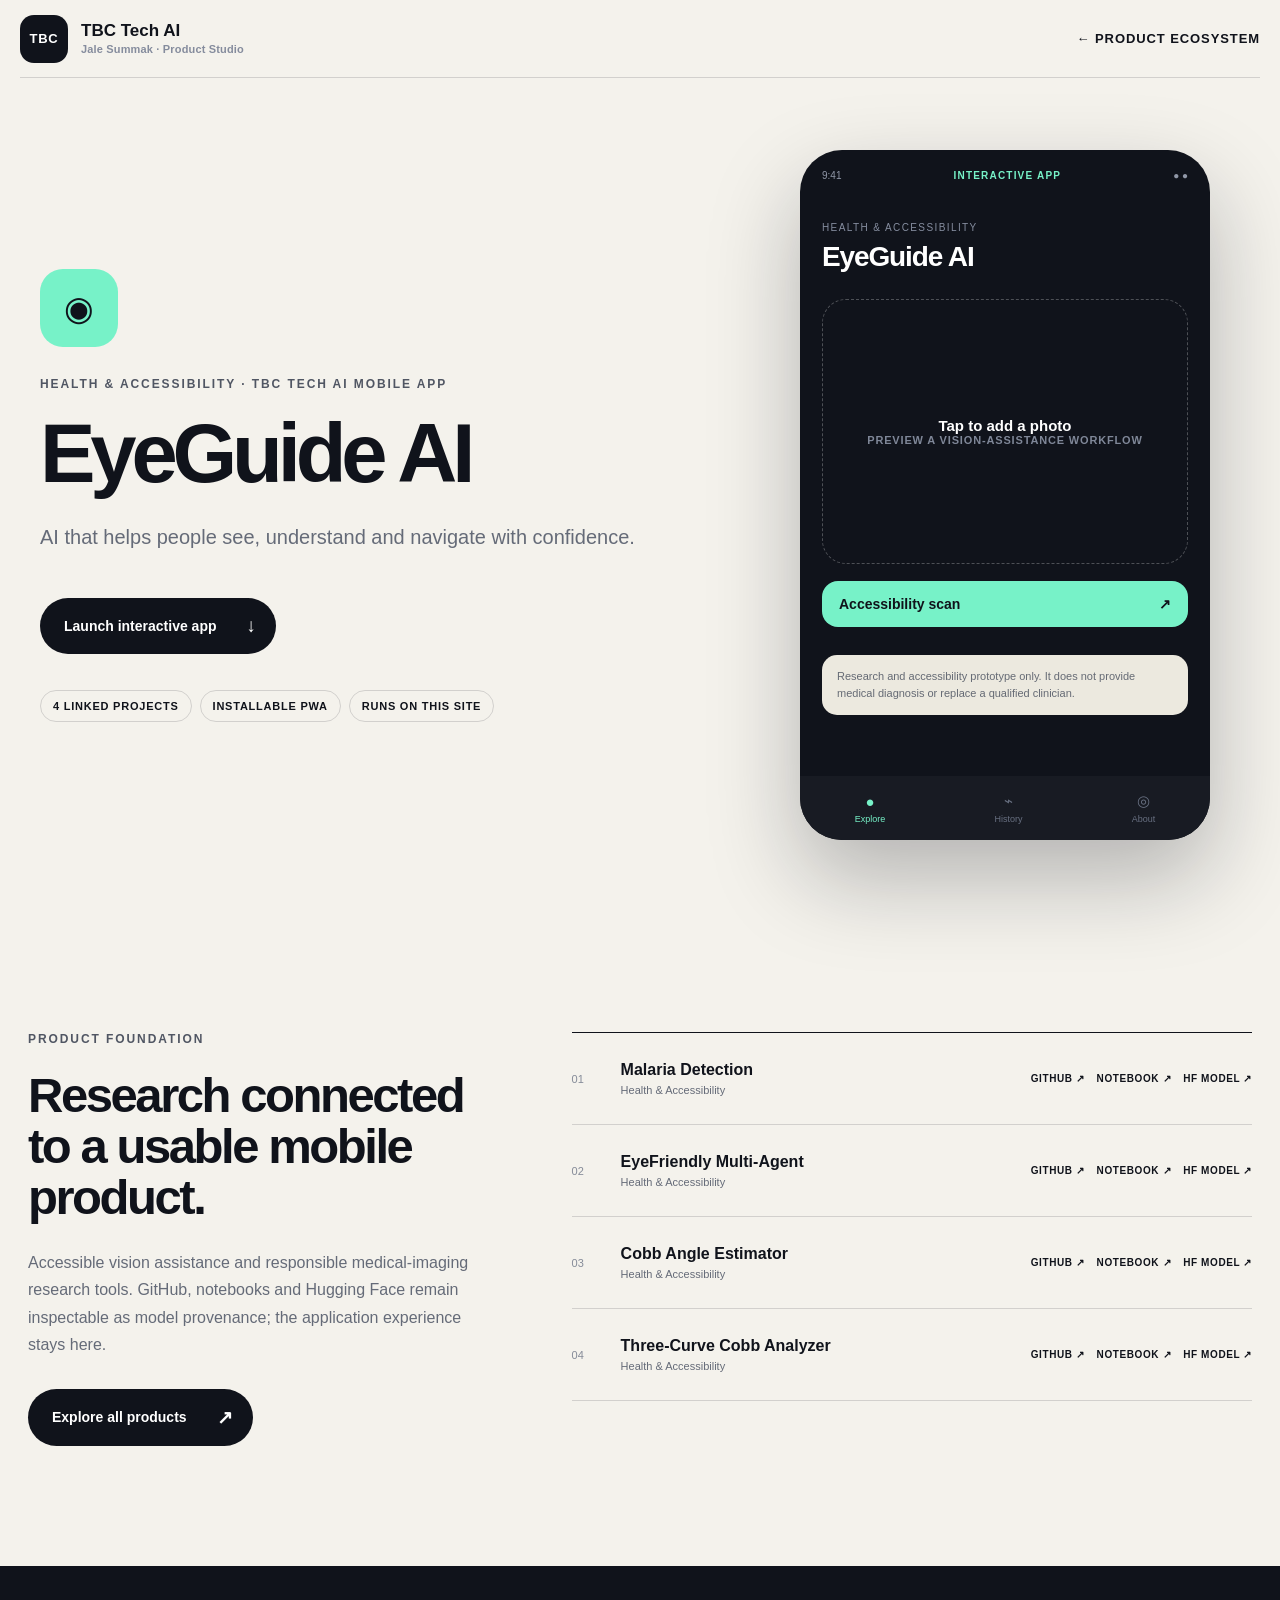
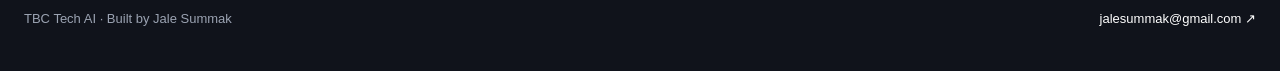
<file: apps/health/index.html>
<!doctype html><html lang="en"><head><meta charset="utf-8"><meta name="viewport" content="width=device-width,initial-scale=1"><meta name="portfolio-version" content="jale-global-portfolio-v2"><title>EyeGuide AI — TBC Tech AI</title><meta name="description" content="Jale Summak’s evidence-backed portfolio: 54 AI and data projects spanning RAG agents, computer vision, NLP, forecasting, recommender systems and applied product delivery."><meta name="theme-color" content="#0b0e14"><link rel="manifest" href="/manifest.webmanifest"><link rel="icon" href="/favicon.svg"><meta property="og:type" content="website"><meta property="og:title" content="Jale Summak — AI Systems & Product Builder"><meta property="og:description" content="Jale Summak’s evidence-backed portfolio: 54 AI and data projects spanning RAG agents, computer vision, NLP, forecasting, recommender systems and applied product delivery."><meta property="og:image" content="https://jalesummak.github.io/og-jale-systems-v2.png"><meta property="og:url" content="https://jalesummak.github.io/apps/health/"><meta name="twitter:card" content="summary_large_image"><meta name="twitter:image" content="https://jalesummak.github.io/og-jale-systems-v2.png"><style>:root {
  --ink: #10131b;
  --deep: #0b0e14;
  --paper: #f4f2ec;
  --white: #ffffff;
  --muted: #656b78;
  --line: rgba(16, 19, 27, .15);
  --lime: #d7ff64;
  --blue: #6558f5;
  --sky: #8bd6ff;
  --radius: 26px;
}

* { box-sizing: border-box; }
html { scroll-behavior: smooth; overflow-x: clip; }
body {
  margin: 0;
  background: var(--paper);
  color: var(--ink);
  font-family: Inter, "Segoe UI Variable", "Segoe UI", Arial, sans-serif;
  font-size: 16px;
  -webkit-font-smoothing: antialiased;
  overflow-x: clip;
}
a { color: inherit; text-decoration: none; }
button, input, textarea, select { font: inherit; }
button, a { touch-action: manipulation; }
::selection { background: var(--lime); color: var(--ink); }
.section-shell { width: min(1280px, calc(100% - 56px)); margin-inline: auto; }
.is-hidden { display: none !important; }

.site-header {
  width: min(1380px, calc(100% - 40px));
  min-height: 84px;
  margin: auto;
  display: flex;
  align-items: center;
  justify-content: space-between;
  gap: 24px;
  border-bottom: 1px solid var(--line);
  position: relative;
  z-index: 20;
}
.brand { display: flex; align-items: center; gap: 13px; }
.brand > span, .footer-mark {
  display: grid;
  place-items: center;
  width: 48px;
  height: 48px;
  border-radius: 14px;
  background: var(--blue);
  color: white;
  font-size: 13px;
  font-weight: 900;
  letter-spacing: .06em;
}
.brand > strong { display: flex; flex-direction: column; gap: 4px; font-size: 17px; line-height: 1.05; }
.brand > strong small { color: var(--muted); font-size: 11px; font-weight: 650; letter-spacing: .015em; }
.site-header nav { display: flex; align-items: center; gap: 25px; }
.site-header nav a { color: #3d4350; font-size: 14px; font-weight: 650; }
.site-header nav a:hover { color: var(--blue); }
.header-actions { display: flex; align-items: center; gap: 8px; }
.lang-toggle, .mini-cta {
  min-height: 40px;
  padding: 0 15px;
  border: 1px solid var(--line);
  border-radius: 999px;
  background: transparent;
  font-size: 13px;
  font-weight: 800;
  cursor: pointer;
}
.header-actions > a.lang-toggle, .mini-cta { display: inline-flex; align-items: center; justify-content: center; }
.mini-cta { background: var(--ink); border-color: var(--ink); color: white; }

.hero {
  min-height: 780px;
  display: grid;
  grid-template-columns: minmax(0, 1.02fr) minmax(460px, .98fr);
  gap: clamp(44px, 6vw, 96px);
  align-items: center;
  padding-block: 82px 100px;
}
.eyebrow, .section-kicker {
  margin: 0 0 24px;
  color: #505663;
  font-size: 12px;
  font-weight: 850;
  letter-spacing: .16em;
  text-transform: uppercase;
}
.status-dot {
  display: inline-block;
  width: 8px;
  height: 8px;
  margin-right: 14px;
  border-radius: 50%;
  background: #31d78f;
  box-shadow: 0 0 0 6px rgba(49, 215, 143, .14);
}
.hero h1 {
  max-width: 850px;
  margin: 0;
  font-size: clamp(54px, 5.65vw, 82px);
  font-weight: 850;
  line-height: .99;
  letter-spacing: -.058em;
  text-wrap: balance;
}
.hero h1 em { color: var(--blue); font-style: normal; }
.hero-intro {
  max-width: 720px;
  margin: 34px 0;
  color: var(--muted);
  font-size: 19px;
  line-height: 1.68;
}
.hero-actions { display: flex; align-items: center; gap: 28px; }
.primary-button {
  display: inline-flex;
  align-items: center;
  justify-content: space-between;
  gap: 30px;
  padding: 17px 20px 17px 24px;
  border-radius: 999px;
  background: var(--ink);
  color: white;
  font-size: 14px;
  font-weight: 800;
}
.primary-button span { font-size: 19px; }
.text-button { padding: 10px 0; border-bottom: 1px solid var(--ink); font-size: 14px; font-weight: 800; }
.text-button span { margin-left: 10px; }
.metrics {
  display: grid;
  grid-template-columns: repeat(4, 1fr);
  gap: 14px;
  margin-top: 64px;
  padding-top: 23px;
  border-top: 1px solid var(--line);
}
.metrics div { display: flex; flex-direction: column; gap: 7px; }
.metrics strong { font-size: 34px; line-height: 1; letter-spacing: -.045em; }
.metrics span { max-width: 125px; color: var(--muted); font-size: 11px; font-weight: 700; line-height: 1.45; letter-spacing: .075em; text-transform: uppercase; }

.hero-visual { min-height: 620px; display: grid; place-items: center; position: relative; }
.hero-board {
  width: min(590px, 100%);
  min-height: 570px;
  padding: 25px;
  border: 1px solid rgba(255, 255, 255, .13);
  border-radius: 34px;
  background: var(--deep);
  color: white;
  box-shadow: 0 42px 110px rgba(25, 20, 74, .27);
  position: relative;
  z-index: 2;
  overflow: hidden;
}
.hero-board::before {
  content: "";
  width: 360px;
  height: 360px;
  position: absolute;
  right: -190px;
  top: -190px;
  border-radius: 50%;
  background: radial-gradient(circle, rgba(101, 88, 245, .78), transparent 68%);
}
.board-top, .board-foot { position: relative; z-index: 1; display: flex; align-items: center; justify-content: space-between; gap: 20px; }
.board-top { padding-bottom: 20px; border-bottom: 1px solid rgba(255, 255, 255, .12); }
.board-top span, .board-top i { font-size: 10px; font-weight: 800; font-style: normal; letter-spacing: .13em; }
.board-top span { color: var(--lime); }
.board-top i { color: #767e91; }
.board-core { position: relative; z-index: 1; padding: 52px 0 42px; }
.board-core small { color: #81899b; font-size: 11px; font-weight: 800; letter-spacing: .14em; }
.board-core strong { display: block; max-width: 480px; margin: 12px 0 16px; font-size: clamp(30px, 3vw, 43px); line-height: 1.04; letter-spacing: -.04em; }
.board-core strong i { color: var(--lime); font-style: normal; }
.board-core p { margin: 0; color: #aeb5c3; font-size: 15px; }
.board-grid { display: grid; grid-template-columns: 1fr 1fr; gap: 9px; position: relative; z-index: 1; }
.board-grid div { min-height: 112px; padding: 16px; border: 1px solid rgba(255, 255, 255, .1); background: rgba(255, 255, 255, .045); }
.board-grid span { display: block; margin-bottom: 16px; color: var(--lime); font-size: 10px; font-weight: 850; }
.board-grid b { display: block; font-size: 18px; }
.board-grid small { display: block; margin-top: 6px; color: #8890a1; font-size: 12px; }
.board-foot { margin-top: 25px; color: #8e96a7; font-size: 11px; }
.board-foot span { display: flex; align-items: center; gap: 8px; }
.board-foot span i { width: 7px; height: 7px; border-radius: 50%; background: #31d78f; }
.board-foot strong { color: white; font-size: 12px; }
.board-orbit { position: absolute; border: 1px solid rgba(101, 88, 245, .26); border-radius: 50%; }
.orbit-a { width: 660px; height: 420px; transform: rotate(17deg); }
.orbit-b { width: 420px; height: 670px; transform: rotate(-22deg); }

.section-heading { display: grid; grid-template-columns: minmax(0, 1fr) minmax(320px, 440px); align-items: end; gap: 56px; margin-bottom: 54px; }
.section-heading h2, .about-grid h2 {
  max-width: 800px;
  margin: 0;
  font-size: clamp(42px, 5vw, 68px);
  line-height: 1;
  letter-spacing: -.052em;
  text-wrap: balance;
}
.section-heading h2 em { color: var(--blue); font-style: normal; }
.section-heading > p { margin: 0; color: var(--muted); font-size: 17px; line-height: 1.68; }

.flagship-section { padding: 118px 0; background: var(--deep); color: white; }
.flagship-section .section-kicker { color: var(--lime); }
.flagship-section .section-heading > p { color: #a3abba; }
.flagship-section .section-heading h2 em { color: var(--lime); }
.flagship-grid { display: grid; grid-template-columns: 1fr 1fr; gap: 16px; }
.flagship-card {
  min-height: 390px;
  padding: 28px;
  border: 1px solid rgba(255, 255, 255, .14);
  border-radius: var(--radius);
  background: #141822;
  display: flex;
  flex-direction: column;
  justify-content: space-between;
  position: relative;
  overflow: hidden;
  transition: transform .22s ease, border-color .22s ease;
}
.flagship-card::after { content: ""; width: 190px; height: 190px; position: absolute; right: -90px; top: -90px; border-radius: 50%; background: var(--accent); filter: blur(65px); opacity: .25; }
.flagship-card:hover { transform: translateY(-5px); border-color: var(--accent); }
.flagship-primary { background: var(--lime); color: var(--ink); border-color: var(--lime); }
.flagship-primary::after { background: white; opacity: .45; }
.flagship-top { display: flex; justify-content: space-between; gap: 20px; position: relative; z-index: 1; }
.flagship-top span, .flagship-top b { font-size: 11px; letter-spacing: .13em; }
.flagship-top span { opacity: .62; }
.flagship-top b { color: var(--accent); text-align: right; }
.flagship-primary .flagship-top b { color: var(--ink); }
.flagship-card h3 { max-width: 520px; margin: 70px 0 13px; font-size: clamp(31px, 3vw, 48px); line-height: .98; letter-spacing: -.045em; }
.flagship-card p { max-width: 610px; margin: 0; color: #a5adbb; font-size: 16px; line-height: 1.55; }
.flagship-primary p { color: #3f473b; }
.flagship-proof { display: flex; align-items: flex-end; justify-content: space-between; gap: 18px; margin-top: 34px; padding-top: 18px; border-top: 1px solid rgba(255, 255, 255, .15); }
.flagship-primary .flagship-proof { border-color: rgba(16, 19, 27, .2); }
.flagship-proof span { max-width: 70%; color: #8f98a8; font-size: 13px; line-height: 1.45; }
.flagship-primary .flagship-proof span { color: #4e564a; }
.flagship-proof strong { color: var(--accent); font-size: 11px; letter-spacing: .11em; }
.flagship-primary .flagship-proof strong { color: var(--ink); }
.flagship-card > a { display: flex; align-items: center; justify-content: space-between; margin-top: 24px; padding-top: 17px; border-top: 1px solid rgba(255, 255, 255, .15); font-size: 14px; font-weight: 850; }
.flagship-primary > a { border-color: rgba(16, 19, 27, .2); }

.toolkit-section, .product-section { padding-block: 122px; }
.toolkit-grid { display: grid; grid-template-columns: 1fr 1fr; border-top: 1px solid var(--ink); }
.toolkit-grid article { min-height: 245px; display: grid; grid-template-columns: 58px 1fr; gap: 20px; padding: 30px 28px 35px 0; border-bottom: 1px solid var(--line); }
.toolkit-grid article:nth-child(odd) { border-right: 1px solid var(--line); }
.toolkit-grid article:nth-child(even) { padding-left: 28px; }
.toolkit-grid article > span { color: var(--blue); font-size: 13px; font-weight: 850; }
.toolkit-grid small { color: var(--blue); font-size: 11px; font-weight: 850; letter-spacing: .12em; }
.toolkit-grid h3 { margin: 14px 0 12px; font-size: 28px; letter-spacing: -.035em; }
.toolkit-grid p { max-width: 500px; margin: 0; color: var(--muted); font-size: 15px; line-height: 1.68; }

.category-grid { display: grid; grid-template-columns: repeat(4, 1fr); gap: 14px; }
.category-card {
  min-height: 365px;
  padding: 24px;
  border: 1px solid var(--line);
  border-radius: var(--radius);
  background: rgba(255, 255, 255, .55);
  display: flex;
  flex-direction: column;
  position: relative;
  overflow: hidden;
  transition: transform .22s ease, box-shadow .22s ease, background .22s ease;
}
.category-card::before { content: ""; width: 160px; height: 160px; position: absolute; right: -60px; top: -50px; border-radius: 50%; background: var(--accent); filter: blur(58px); opacity: .23; }
.category-card:hover { transform: translateY(-5px); background: white; box-shadow: 0 22px 60px rgba(20, 24, 40, .09); }
.card-index { color: var(--muted); font-size: 11px; font-weight: 800; letter-spacing: .15em; }
.category-icon { width: 64px; height: 64px; margin: 34px 0; border-radius: 20px; background: var(--accent); display: grid; place-items: center; font-size: 29px; }
.category-card > p { margin: 0 0 9px; color: var(--muted); font-size: 12px; font-weight: 750; letter-spacing: .1em; text-transform: uppercase; }
.category-card h3 { margin: 0 0 13px; font-size: 27px; line-height: 1.04; letter-spacing: -.038em; }
.category-description { color: var(--muted); font-size: 14px; line-height: 1.6; }
.category-footer { margin-top: auto; padding-top: 20px; border-top: 1px solid var(--line); display: flex; align-items: center; justify-content: space-between; }
.category-footer > span { font-size: 12px; font-weight: 750; letter-spacing: .08em; text-transform: uppercase; }
.category-footer a { width: 38px; height: 38px; border-radius: 50%; background: var(--ink); color: white; display: grid; place-items: center; }
.category-card:last-child { background: var(--ink); color: white; }
.category-card:last-child .category-description, .category-card:last-child > p, .category-card:last-child .card-index { color: #a2a9b7; }
.category-card:last-child .category-footer { border-color: rgba(255, 255, 255, .15); }

.mobile-suite { padding: 120px 0; background: var(--deep); color: white; }
.mobile-suite .section-kicker { color: var(--sky); }
.section-heading.light > p { color: #9ca4b5; }
.suite-list { border-top: 1px solid rgba(255, 255, 255, .16); }
.suite-row { display: grid; grid-template-columns: 56px 74px 1fr 160px; gap: 16px; align-items: center; padding: 27px 6px; border-bottom: 1px solid rgba(255, 255, 255, .14); transition: background .18s, padding .18s; }
.suite-row:hover { padding-inline: 16px; background: rgba(255, 255, 255, .045); }
.suite-number { color: #747d8f; font-size: 11px; }
.suite-symbol { width: 52px; height: 52px; border-radius: 16px; background: var(--accent); color: var(--ink); display: grid; place-items: center; font-size: 22px; }
.suite-name { display: flex; flex-direction: column; gap: 6px; }
.suite-name strong { font-size: 23px; }
.suite-name small { max-width: 720px; color: #929bac; font-size: 14px; line-height: 1.5; }
.suite-link { color: var(--accent); font-size: 12px; font-weight: 850; letter-spacing: .08em; text-align: right; text-transform: uppercase; }

.explorer-section {
  width: min(1380px, calc(100% - 24px));
  margin-block: 54px 120px;
  padding: 78px clamp(24px, 4vw, 58px) 70px;
  border-radius: 42px;
  background: var(--deep);
  color: white;
  position: relative;
  overflow: hidden;
  isolation: isolate;
}
.explorer-section::before { content: ""; width: 680px; height: 680px; position: absolute; z-index: -1; right: -310px; top: -420px; border-radius: 50%; background: radial-gradient(circle, rgba(101, 88, 245, .45), transparent 69%); }
.atlas-signature { display: flex; align-items: center; gap: 15px; margin-bottom: 50px; color: #9aa3b3; font-size: 11px; font-weight: 850; letter-spacing: .15em; }
.atlas-signature i { height: 1px; flex: 1; background: linear-gradient(90deg, rgba(255, 255, 255, .16), rgba(215, 255, 100, .72)); }
.explorer-section .section-heading { align-items: start; margin-bottom: 54px; }
.explorer-section .section-kicker { color: var(--lime); }
.explorer-section .section-heading h2 { font-size: clamp(50px, 6.3vw, 88px); line-height: .91; }
.explorer-section .section-heading h2 em { color: var(--lime); }
.explorer-section .section-heading > p { color: #a6aebd; }
.capability-overview { display: grid; grid-template-columns: 1fr 1fr; gap: 12px; margin-bottom: 38px; }
.capability-card {
  width: 100%;
  min-height: 190px;
  padding: 22px;
  border: 1px solid rgba(255, 255, 255, .14);
  border-radius: 22px;
  background: rgba(255, 255, 255, .04);
  color: white;
  display: grid;
  grid-template-columns: 30px 54px minmax(0, 1fr) auto;
  gap: 14px;
  align-items: start;
  text-align: left;
  cursor: pointer;
  transition: transform .18s, border-color .18s, background .18s;
}
.capability-card:hover { transform: translateY(-3px); border-color: var(--accent); background: rgba(255, 255, 255, .07); }
.capability-card.active { border-color: var(--accent); background: linear-gradient(145deg, color-mix(in srgb, var(--accent) 17%, var(--deep)), rgba(255, 255, 255, .045)); }
.capability-index { padding-top: 6px; color: #7f889a; font-size: 10px; font-weight: 850; letter-spacing: .14em; }
.capability-icon { width: 50px; height: 50px; border-radius: 15px; background: var(--accent); color: var(--ink); display: grid; place-items: center; font-size: 21px; }
.capability-copy { min-width: 0; display: flex; flex-direction: column; }
.capability-copy strong { font-size: 19px; line-height: 1.2; letter-spacing: -.025em; }
.capability-copy small { margin-top: 10px; color: #a9b1bf; font-size: 14px; line-height: 1.55; }
.capability-copy i { margin-top: 13px; color: var(--accent); font-size: 12px; font-style: normal; line-height: 1.45; }
.capability-count { color: var(--accent); font-size: 27px; font-weight: 850; line-height: .9; text-align: right; }
.capability-count small { display: block; margin-top: 8px; color: #7e8798; font-size: 9px; font-weight: 750; letter-spacing: .1em; text-transform: uppercase; }
.all-capability { grid-column: 1 / -1; min-height: 130px; align-items: center; }
.all-capability .capability-copy small { max-width: 700px; }
.project-tools { display: flex; align-items: center; justify-content: space-between; gap: 24px; margin-bottom: 32px; padding-bottom: 24px; border-bottom: 1px solid rgba(255, 255, 255, .14); }
.active-filter { display: flex; align-items: baseline; gap: 10px; flex-wrap: wrap; }
.active-filter span, .active-filter small { color: #8b94a5; font-size: 11px; font-weight: 750; letter-spacing: .09em; text-transform: uppercase; }
.active-filter strong { color: var(--lime); font-size: 19px; }
.search-box { width: 310px; padding: 10px 0; border-bottom: 1px solid rgba(255, 255, 255, .45); display: flex; align-items: center; gap: 10px; color: white; }
.search-box input { width: 100%; border: 0; outline: 0; background: transparent; color: white; font-size: 14px; }
.search-box input::placeholder { color: #7f889a; }
.project-list { display: grid; grid-template-columns: 1fr 1fr; gap: 16px; }
.project-row {
  min-height: 520px;
  display: grid;
  grid-template-columns: 138px minmax(0, 1fr);
  border-radius: 26px;
  background: #f8f7f2;
  color: var(--ink);
  overflow: hidden;
  box-shadow: 0 16px 48px rgba(0, 0, 0, .16);
  transition: transform .2s ease, box-shadow .2s ease;
}
.project-row:hover { transform: translateY(-5px); box-shadow: 0 26px 70px rgba(0, 0, 0, .25); }
.project-row.is-hidden { display: none; }
.project-visual { padding: 20px 17px; background: linear-gradient(145deg, var(--accent), rgba(255, 255, 255, .78)); display: flex; flex-direction: column; justify-content: space-between; position: relative; overflow: hidden; }
.project-visual::after { content: ""; position: absolute; inset: 0; background: repeating-linear-gradient(135deg, transparent 0 20px, rgba(16, 19, 27, .05) 20px 21px); }
.project-visual > * { position: relative; z-index: 1; }
.project-visual .project-number { color: rgba(16, 19, 27, .62); font-size: 11px; font-weight: 850; letter-spacing: .14em; }
.project-visual b { align-self: center; margin-block: auto; font-family: "Segoe UI Symbol", sans-serif; font-size: 54px; line-height: 1; }
.project-visual small { font-size: 10px; font-weight: 900; letter-spacing: .13em; text-transform: uppercase; }
.project-card-body { padding: 26px 23px 23px; display: flex; flex-direction: column; gap: 23px; }
.project-title { display: flex; flex-direction: column; gap: 9px; }
.project-tags { display: flex; flex-wrap: wrap; gap: 6px; }
.project-tags span { padding: 6px 8px; border-radius: 999px; background: color-mix(in srgb, var(--accent) 25%, white); font-size: 10px; font-weight: 850; letter-spacing: .06em; text-transform: uppercase; }
.project-title strong { font-size: 28px; line-height: 1.03; letter-spacing: -.042em; }
.project-title small { color: var(--muted); font-size: 11px; font-weight: 750; letter-spacing: .1em; text-transform: uppercase; }
.project-evidence { display: flex; flex-direction: column; gap: 14px; }
.project-evidence p { margin: 0; color: #555d6b; font-size: 14px; line-height: 1.58; }
.project-evidence p b { display: block; margin-bottom: 5px; color: #8e949f; font-size: 10px; letter-spacing: .13em; }
.project-evidence .project-result { color: #252b36; }
.metric-chip { align-self: flex-start; display: inline-flex; padding: 8px 10px; border-radius: 10px; background: var(--accent); font-size: 12px; }
.project-links { display: flex; flex-wrap: wrap; gap: 8px; margin-top: auto; }
.project-links a, .private-pill { min-height: 34px; padding: 8px 10px; border: 1px solid rgba(16, 19, 27, .16); border-radius: 999px; display: inline-flex; align-items: center; font-size: 11px; font-weight: 850; line-height: 1; letter-spacing: .05em; text-transform: uppercase; }
.project-links a:hover { border-color: var(--ink); background: white; }
.project-links .app-link { margin-left: auto; background: var(--ink); border-color: var(--ink); color: white; }
.project-links .app-link:hover { background: var(--blue); border-color: var(--blue); }
.private-pill { background: #e7e4dc; color: #646b76; }
.empty-state { grid-column: 1 / -1; padding: 48px 0; color: #a7afbd; font-size: 15px; }

.about-section { padding: 116px 0; background: var(--lime); }
.about-grid { display: grid; grid-template-columns: 1fr 1fr; gap: 90px; }
.about-grid > div:last-child > p { margin: 33px 0; color: #353c32; font-size: 21px; line-height: 1.65; }
.capability-tags { display: flex; flex-wrap: wrap; gap: 9px; }
.capability-tags span { padding: 10px 13px; border: 1px solid rgba(16, 19, 27, .3); border-radius: 999px; font-size: 12px; font-weight: 750; letter-spacing: .07em; text-transform: uppercase; }
.proof-grid { display: grid; grid-template-columns: repeat(4, 1fr); gap: 13px; margin-top: 40px; }
.proof-grid div { padding-top: 16px; border-top: 1px solid rgba(16, 19, 27, .28); }
.proof-grid strong { display: block; font-size: 29px; letter-spacing: -.04em; }
.proof-grid span { display: block; margin-top: 6px; color: #4d5549; font-size: 11px; font-weight: 750; line-height: 1.45; letter-spacing: .07em; text-transform: uppercase; }

.site-footer { min-height: 380px; display: flex; align-items: center; justify-content: space-between; gap: 50px; }
.site-footer > div { max-width: 850px; display: grid; grid-template-columns: 52px 1fr; align-items: center; gap: 0 20px; }
.site-footer h2 { margin: 0; font-size: clamp(40px, 4.5vw, 64px); letter-spacing: -.05em; }
.site-footer > div > a { grid-column: 2; width: fit-content; margin-top: 12px; border-bottom: 1px solid; font-size: 15px; }
.footer-socials { grid-column: 2; display: flex; flex-wrap: wrap; gap: 15px; margin-top: 18px; }
.footer-socials a { border-bottom: 1px solid transparent; font-size: 12px; font-weight: 800; letter-spacing: .07em; text-transform: uppercase; }
.footer-socials a:hover { border-color: var(--ink); }
.site-footer > p { color: var(--muted); font-size: 12px; line-height: 1.75; text-align: right; }
.site-footer > p strong { color: var(--ink); }

/* Interactive product pages */
.product-page { min-height: 100vh; background: var(--paper); }
.product-header { width: min(1320px, calc(100% - 40px)); min-height: 78px; margin: auto; border-bottom: 1px solid var(--line); display: flex; align-items: center; justify-content: space-between; }
.product-header > a:last-child { font-size: 13px; font-weight: 800; letter-spacing: .07em; text-transform: uppercase; }
.product-page .brand > span { background: var(--ink); }
.product-page .brand > strong small { color: #858c9d; }
.product-hero { width: min(1200px, calc(100% - 56px)); min-height: 770px; margin: auto; padding: 72px 0; display: grid; grid-template-columns: 1fr 440px; align-items: center; gap: 94px; }
.product-symbol { width: 78px; height: 78px; margin-bottom: 30px; border-radius: 23px; background: var(--accent); display: grid; place-items: center; font-size: 34px; }
.product-hero-copy h1 { margin: 0 0 28px; font-size: clamp(56px, 6.5vw, 94px); line-height: .94; letter-spacing: -.062em; }
.product-hero-copy > p:not(.eyebrow) { max-width: 660px; color: var(--muted); font-size: 20px; line-height: 1.64; }
.product-launch { margin: 24px 0 4px; }
.product-meta { display: flex; flex-wrap: wrap; gap: 8px; margin-top: 32px; }
.product-meta span { padding: 9px 12px; border: 1px solid var(--line); border-radius: 999px; font-size: 11px; font-weight: 750; letter-spacing: .07em; text-transform: uppercase; }
.demo-shell { width: 410px; min-height: 690px; padding: 20px 22px 76px; border-radius: 42px; background: var(--ink); color: white; position: relative; overflow: hidden; box-shadow: 0 38px 90px rgba(16, 19, 27, .28); }
.demo-status { display: flex; justify-content: space-between; color: #9097a7; font-size: 10px; }
.demo-status b { color: var(--accent); letter-spacing: .12em; }
.demo-title { margin: 36px 0 26px; }
.demo-title small { color: #858d9f; font-size: 10px; letter-spacing: .14em; text-transform: uppercase; }
.demo-title h2 { margin: 6px 0; font-size: 28px; letter-spacing: -.04em; }
.demo-content { display: flex; flex-direction: column; gap: 17px; }
.demo-content label { display: flex; flex-direction: column; gap: 8px; color: #a5acba; font-size: 12px; font-weight: 750; letter-spacing: .07em; text-transform: uppercase; }
.demo-content label output { color: var(--accent); font-size: 14px; font-weight: 850; }
.demo-content textarea, .demo-content select { width: 100%; padding: 15px; border: 1px solid rgba(255, 255, 255, .14); border-radius: 16px; outline: 0; background: #1b1f29; color: white; resize: none; font-size: 14px; line-height: 1.5; }
.demo-content input[type=range] { width: 100%; accent-color: var(--accent); }
.demo-primary, .demo-secondary { padding: 15px 17px; border: 0; border-radius: 16px; background: var(--accent); color: var(--ink); display: flex; justify-content: space-between; font-size: 14px; font-weight: 850; cursor: pointer; }
.result-panel { padding: 18px; border: 1px solid rgba(255, 255, 255, .13); border-radius: 20px; background: #191d26; animation: rise .3s ease; }
.result-panel.always { animation: none; }
.result-label { display: block; margin-bottom: 8px; color: var(--accent); font-size: 10px; font-weight: 800; letter-spacing: .13em; }
.result-panel > strong { display: block; font-size: 25px; letter-spacing: -.03em; }
.result-panel > small, .result-panel > p { margin: 6px 0; color: #969daf; font-size: 12px; line-height: 1.55; }
.risk-bar { height: 7px; margin: 15px 0; border-radius: 99px; background: #2a2f3b; overflow: hidden; }
.risk-bar i { display: block; height: 100%; border-radius: 99px; background: var(--accent); }
.result-grid { display: grid; grid-template-columns: repeat(3, 1fr); gap: 7px; }
.result-grid b { display: block; margin-bottom: 4px; font-size: 13px; }
.result-grid span { color: #7f8798; font-size: 10px; }
.mini-chart { height: 90px; margin-top: 16px; display: flex; align-items: flex-end; gap: 7px; }
.mini-chart i { flex: 1; border-radius: 5px 5px 2px 2px; background: linear-gradient(var(--accent), rgba(255, 255, 255, .12)); }
.choice-row { display: flex; gap: 7px; }
.choice-row button { flex: 1; padding: 11px 6px; border: 1px solid rgba(255, 255, 255, .13); border-radius: 12px; background: #1b1f29; color: #a1a8b7; font-size: 11px; cursor: pointer; }
.choice-row button.selected { background: var(--accent); color: var(--ink); }
.recommendation { padding: 12px 0; border-bottom: 1px solid rgba(255, 255, 255, .09); display: grid; grid-template-columns: 28px 1fr auto; align-items: center; }
.recommendation span { color: #737c8e; font-size: 10px; }
.recommendation strong { font-size: 13px; }
.recommendation i { color: var(--accent); font-size: 11px; font-style: normal; }
.city-score { height: 135px; border-radius: 22px; background: var(--accent); color: var(--ink); display: grid; place-content: center; text-align: center; }
.city-score span { font-size: 10px; letter-spacing: .14em; }
.city-score strong { font-size: 56px; line-height: 1; }
.city-score small { font-size: 11px; }
.signal-list { padding: 8px 15px; border: 1px solid rgba(255, 255, 255, .13); border-radius: 18px; }
.signal-list span { padding: 12px 0; border-bottom: 1px solid rgba(255, 255, 255, .09); display: flex; justify-content: space-between; font-size: 12px; }
.signal-list span:last-child { border: 0; }
.signal-list i { color: var(--accent); font-style: normal; }
.upload-zone { min-height: 265px; padding: 17px; border: 1px dashed rgba(255, 255, 255, .26); border-radius: 24px; display: flex !important; align-items: center; justify-content: center; text-align: center; overflow: hidden; cursor: pointer; }
.upload-zone b { color: white; font-size: 15px; letter-spacing: 0; text-transform: none; }
.upload-zone span { color: #7f8798; font-size: 11px; }
.upload-zone input { position: absolute; opacity: 0; pointer-events: none; }
.upload-zone img { width: 100%; height: 230px; object-fit: cover; border-radius: 18px; }
.upload-zone.has-image { padding: 7px; }
.demo-bottom { height: 64px; position: absolute; inset: auto 0 0; background: #181b23; display: flex; align-items: center; justify-content: space-around; }
.demo-bottom span { color: #676f80; font-size: 15px; display: flex; flex-direction: column; align-items: center; gap: 4px; }
.demo-bottom small { font-size: 9px; }
.demo-bottom .active { color: var(--accent); }
.demo-note { margin: 0; color: #8b93a4; font-size: 11px; line-height: 1.55; }
.install-button { width: 100%; padding: 13px; border: 1px solid rgba(255, 255, 255, .15); border-radius: 14px; background: transparent; color: white; font-size: 12px; font-weight: 800; cursor: pointer; }
.product-disclaimer { padding: 13px 15px; border-radius: 15px; background: #ece9df; color: #656a74; font-size: 11px; line-height: 1.55; }
.product-details { padding: 120px 0; display: grid; grid-template-columns: .8fr 1.2fr; gap: 90px; }
.product-details h2 { margin: 0 0 26px; font-size: 49px; line-height: 1.04; letter-spacing: -.05em; }
.product-details > div:first-child > p:not(.section-kicker) { margin-bottom: 30px; color: var(--muted); font-size: 16px; line-height: 1.72; }
.product-projects { border-top: 1px solid var(--ink); }
.product-projects article { min-height: 92px; padding: 12px 0; border-bottom: 1px solid var(--line); display: grid; grid-template-columns: 36px 1fr auto; align-items: center; gap: 13px; }
.product-projects article > span { color: #858b98; font-size: 11px; }
.product-projects article > div:nth-child(2) { display: flex; flex-direction: column; gap: 5px; }
.product-projects strong { font-size: 16px; }
.product-projects small { color: var(--muted); font-size: 11px; }
.product-projects article > div:last-child { display: flex; flex-wrap: wrap; gap: 12px; }
.product-projects a, .product-projects .private-pill { font-size: 10px; font-weight: 800; letter-spacing: .06em; text-transform: uppercase; }
.product-footer { min-height: 105px; padding: 0 max(24px, calc((100% - 1280px) / 2)); background: var(--ink); color: #9ba3b2; display: flex; align-items: center; justify-content: space-between; font-size: 13px; }
.product-footer a { color: white; }

@keyframes rise { from { opacity: 0; transform: translateY(8px); } to { opacity: 1; transform: none; } }

@media (max-width: 1160px) {
  .site-header nav { gap: 16px; }
  .site-header nav a { font-size: 12px; }
  .hero { grid-template-columns: 1fr; }
  .hero-copy { max-width: 900px; }
  .hero-visual { min-height: 650px; }
  .category-grid { grid-template-columns: 1fr 1fr; }
  .project-list { grid-template-columns: 1fr; }
  .project-row { grid-template-columns: 170px minmax(0, 1fr); min-height: 455px; }
  .product-hero { grid-template-columns: 1fr; justify-items: center; }
  .product-hero-copy { text-align: center; }
  .product-meta { justify-content: center; }
  .product-details { grid-template-columns: 1fr; }
}

@media (max-width: 820px) {
  .section-shell { width: min(100% - 30px, 1280px); }
  .site-header { width: calc(100% - 24px); min-height: 70px; }
  .site-header nav { display: none; }
  .mini-cta { display: none; }
  .brand > span { width: 43px; height: 43px; }
  .brand > strong { font-size: 15px; }
  .brand > strong small { display: none; }
  .header-actions > a.lang-toggle { display: none; }
  .hero { min-height: auto; padding-block: 64px 80px; gap: 45px; }
  .hero h1 { font-size: clamp(44px, 12vw, 64px); }
  .hero-intro { font-size: 17px; }
  .hero-actions { align-items: flex-start; flex-direction: column; gap: 13px; }
  .metrics { grid-template-columns: 1fr 1fr; gap: 24px; margin-top: 48px; }
  .hero-visual { min-height: auto; }
  .hero-board { min-height: 520px; border-radius: 26px; }
  .board-core { padding: 40px 0 34px; }
  .board-core strong { font-size: 31px; }
  .board-grid div { min-height: 105px; }
  .board-orbit { display: none; }
  .section-heading { grid-template-columns: 1fr; gap: 24px; margin-bottom: 38px; }
  .section-heading h2, .about-grid h2 { font-size: 43px; }
  .section-heading > p { font-size: 16px; }
  .flagship-section, .toolkit-section, .product-section, .mobile-suite { padding-block: 84px; }
  .flagship-grid, .toolkit-grid, .category-grid, .capability-overview { grid-template-columns: 1fr; }
  .flagship-card { min-height: 350px; }
  .toolkit-grid article, .toolkit-grid article:nth-child(even) { min-height: 215px; padding: 26px 0; border-right: 0; }
  .category-card { min-height: 320px; }
  .suite-row { grid-template-columns: 42px 60px 1fr; }
  .suite-link { grid-column: 3; text-align: left; }
  .all-capability { grid-column: auto; }
  .explorer-section { width: calc(100% - 12px); margin-block: 18px 82px; padding: 52px 15px 34px; border-radius: 30px; }
  .atlas-signature { margin-bottom: 35px; font-size: 8px; gap: 9px; }
  .explorer-section .section-heading h2 { font-size: 48px; }
  .capability-card { min-height: 184px; grid-template-columns: 24px 46px minmax(0, 1fr); padding: 17px; gap: 10px; }
  .capability-icon { width: 43px; height: 43px; }
  .capability-count { grid-column: 3; font-size: 18px; text-align: left; }
  .capability-count small { display: inline; margin: 0 0 0 6px; }
  .capability-copy strong { font-size: 17px; }
  .capability-copy small { font-size: 13px; }
  .project-tools { align-items: stretch; flex-direction: column; }
  .search-box { width: 100%; order: 1; }
  .active-filter { order: 2; }
  .project-row { min-height: 580px; grid-template-columns: 92px minmax(0, 1fr); }
  .project-visual { padding: 16px 12px; }
  .project-visual b { font-size: 38px; }
  .project-visual small { font-size: 8px; }
  .project-card-body { padding: 21px 16px 18px; gap: 19px; }
  .project-title strong { font-size: 23px; }
  .project-evidence p { font-size: 13px; }
  .project-links { gap: 7px; }
  .project-links a, .private-pill { min-height: 32px; padding: 7px 8px; font-size: 9px; }
  .project-links .app-link { width: 100%; margin: 3px 0 0; justify-content: center; }
  .about-grid { grid-template-columns: 1fr; gap: 35px; }
  .about-grid > div:last-child > p { font-size: 18px; }
  .proof-grid { grid-template-columns: 1fr 1fr; }
  .site-footer { min-height: 430px; align-items: flex-start; justify-content: center; flex-direction: column; }
  .site-footer > div { grid-template-columns: 45px 1fr; }
  .footer-socials { grid-column: 1 / -1; }
  .site-footer > p { text-align: left; }
  .product-header { width: calc(100% - 24px); }
  .product-hero { width: calc(100% - 30px); padding: 58px 0; gap: 48px; }
  .product-hero-copy h1 { font-size: 57px; }
  .product-hero-copy > p:not(.eyebrow) { font-size: 17px; }
  .demo-shell { width: min(410px, 100%); min-height: 680px; }
  .product-details { padding: 82px 0; gap: 52px; }
  .product-details h2 { font-size: 41px; }
  .product-projects article { grid-template-columns: 28px 1fr; }
  .product-projects article > div:last-child { grid-column: 2; }
  .product-footer { min-height: 125px; align-items: flex-start; justify-content: center; flex-direction: column; gap: 9px; }
}

@media (prefers-reduced-motion: reduce) {
  html { scroll-behavior: auto; }
  * { animation: none !important; transition: none !important; }
}

a:focus-visible, button:focus-visible, input:focus-visible, textarea:focus-visible, select:focus-visible {
  outline: 3px solid var(--blue);
  outline-offset: 3px;
}
</style></head><body><main class="product-page" style="--accent:#77f2c8"><header class="product-header"><a class="brand" href="/"><span>TBC</span><strong>TBC Tech AI<small>Jale Summak · Product Studio</small></strong></a><a href="/">← Product ecosystem</a></header><section id="demo" class="product-hero"><div class="product-hero-copy"><div class="product-symbol">◉</div><p class="eyebrow">Health &amp; Accessibility · TBC TECH AI MOBILE APP</p><h1>EyeGuide AI</h1><p>AI that helps people see, understand and navigate with confidence.</p><a class="primary-button product-launch" href="#demo">Launch interactive app <span>↓</span></a><div class="product-meta"><span>4 linked projects</span><span>Installable PWA</span><span>Runs on this site</span></div></div><div class="demo-shell"><div class="demo-status"><span>9:41</span><b>INTERACTIVE APP</b><span>● ●</span></div><div class="demo-title"><small>Health &amp; Accessibility</small><h2>EyeGuide AI</h2></div><div class="demo-content" data-demo="upload"><label class="upload-zone"><input type="file" accept="image/*" data-upload><span><b>Tap to add a photo</b><br>Preview a vision-assistance workflow</span><img class="is-hidden" alt="Selected image preview" data-preview></label><button class="demo-primary" type="button" data-run>Accessibility scan <span>↗</span></button><div class="result-panel is-hidden" data-result aria-live="polite"><span class="result-label">ON-DEVICE APP FLOW</span><strong>Image ready</strong><p>Your image stays inside this app experience. The preview, scan action and result state run here without redirecting to another platform.</p></div><p class="product-disclaimer">Research and accessibility prototype only. It does not provide medical diagnosis or replace a qualified clinician.</p></div><button class="install-button" type="button" data-install hidden>Install this app</button><div class="demo-bottom"><span class="active">●<small>Explore</small></span><span>⌁<small>History</small></span><span>◎<small>About</small></span></div></div></section><section class="product-details section-shell"><div><p class="section-kicker">PRODUCT FOUNDATION</p><h2>Research connected to a usable mobile product.</h2><p>Accessible vision assistance and responsible medical-imaging research tools. GitHub, notebooks and Hugging Face remain inspectable as model provenance; the application experience stays here.</p><a class="primary-button" href="/">Explore all products <span>↗</span></a></div><div class="product-projects"><article><span>01</span><div><strong>Malaria Detection</strong><small>Health &amp; Accessibility</small></div><div><a href="https://github.com/jalesummak/malaria-detection" target="_blank" rel="noreferrer">GitHub ↗</a><a href="https://www.kaggle.com/code/jalesummak/malaria-detection-cnn-transfer-learning" target="_blank" rel="noreferrer">Notebook ↗</a><a href="https://huggingface.co/spaces/jalesummak/scincancer" target="_blank" rel="noreferrer">HF model ↗</a></div></article><article><span>02</span><div><strong>EyeFriendly Multi-Agent</strong><small>Health &amp; Accessibility</small></div><div><a href="https://github.com/jalesummak/eyefriendly-multi-agent" target="_blank" rel="noreferrer">GitHub ↗</a><a href="https://www.kaggle.com/code/jalesummak/eyefriendly-multi-agent" target="_blank" rel="noreferrer">Notebook ↗</a><a href="https://huggingface.co/spaces/jalesummak/scincancer" target="_blank" rel="noreferrer">HF model ↗</a></div></article><article><span>03</span><div><strong>Cobb Angle Estimator</strong><small>Health &amp; Accessibility</small></div><div><a href="https://github.com/jalesummak/scoliosis-cobb-angle-regression" target="_blank" rel="noreferrer">GitHub ↗</a><a href="https://www.kaggle.com/code/jalesummak/scoliosis-cobb-angle-regression-transfer-l" target="_blank" rel="noreferrer">Notebook ↗</a><a href="https://huggingface.co/spaces/jalesummak/Cobb_angle_estimator_transfer_learning" target="_blank" rel="noreferrer">HF model ↗</a></div></article><article><span>04</span><div><strong>Three-Curve Cobb Analyzer</strong><small>Health &amp; Accessibility</small></div><div><a href="https://github.com/jalesummak/scoliosis-cobb-angle-real-data" target="_blank" rel="noreferrer">GitHub ↗</a><a href="https://www.kaggle.com/code/jalesummak/scoliosis-cobb-real-data" target="_blank" rel="noreferrer">Notebook ↗</a><a href="https://huggingface.co/spaces/jalesummak/cobb_3outputs_predict" target="_blank" rel="noreferrer">HF model ↗</a></div></article></div></section><footer class="product-footer"><span>TBC Tech AI · Built by Jale Summak</span><a href="mailto:jalesummak@gmail.com">jalesummak@gmail.com ↗</a></footer></main><script>
const translations={"en":{"products":"Impact domains","atlas":"Project atlas","about":"About","eyebrow":"JALE SUMMAK · AI SYSTEMS & PRODUCT BUILDER","headline":"I build AI systems that turn data<br><em>into confident decisions.</em>","intro":"From source-grounded AI agents and computer vision to forecasting, recommender systems and distributed data foundations — this is an evidence-led portfolio built to be inspected, understood and used.","explore":"See selected systems","source":"Inspect GitHub","familyTitle":"Eight impact domains. One product mindset.","familyLead":"Jale Summak’s 54 projects are organized by the user or business decision they support. TBC Tech AI is the company and product-studio layer that turns this research into usable experiences.","mobileTitle":"From research to interactive product concepts","mobileLead":"Eight touch-first experiences translate the project portfolio into focused product directions. GitHub, Kaggle and Hugging Face remain the evidence layer behind each system.","atlasTitle":"54 projects.<br><em>Every claim traceable.</em>","atlasLead":"Filter by technical capability. Every card explains the goal, models or methods and the measured or verifiable outcome — including honest learning results when a benchmark needs improvement.","all":"All","search":"Search 54 projects…","private":"Private research","builder":"Engineering depth, shaped into useful AI.","builderBody":"I work across data preparation, modeling, evaluation, deployment and interface design. My engineering background keeps the work grounded in reliability, customer value and process efficiency; the portfolio makes that work inspectable from source to experience.","contact":"Let’s build useful AI"},"tr":{"products":"Etki alanları","atlas":"Proje atlası","about":"Hakkımda","eyebrow":"JALE SUMMAK · AI SİSTEMLERİ & ÜRÜN GELİŞTİRİCİ","headline":"Veriyi güvenle karar verebileceğiniz<br><em>AI sistemlerine dönüştürüyorum.</em>","intro":"Kaynağa dayalı AI ajanlarından bilgisayarlı görüye; tahminleme, öneri sistemleri ve dağıtık veri temellerine uzanan, incelenebilir ve kullanılabilir bir portföy.","explore":"Seçili sistemleri incele","source":"GitHub’ı incele","familyTitle":"Sekiz etki alanı. Tek ürün yaklaşımı.","familyLead":"Jale Summak’ın 54 projesi desteklediği kullanıcı veya iş kararına göre düzenlendi. TBC Tech AI, bu araştırmaları kullanılabilir deneyimlere dönüştüren şirket ve ürün stüdyosu katmanıdır.","mobileTitle":"Araştırmadan interaktif ürün konseptlerine","mobileLead":"Sekiz dokunmatik deneyim, proje portföyünü odaklı ürün yönlerine taşır. GitHub, Kaggle ve Hugging Face her sistemin kanıt katmanıdır.","atlasTitle":"54 proje.<br><em>Her iddia izlenebilir.</em>","atlasLead":"Teknik yetkinliğe göre filtrele. Her kartta amaç, kullanılan yöntemler ve ölçülen ya da doğrulanabilir sonuç açıkça yer alır.","all":"Tümü","search":"54 projede ara…","private":"Gizli araştırma","builder":"Mühendislik derinliği, faydalı AI ürünlerine dönüştü.","builderBody":"Veri hazırlama, modelleme, değerlendirme, yayınlama ve arayüz tasarımını birleştiriyorum. Mühendislik geçmişim çalışmalarımı güvenilirlik, müşteri değeri ve proses verimliliğine bağlıyor; portföy ise kaynaktan deneyime kadar her adımı incelenebilir kılıyor.","contact":"Birlikte faydalı AI geliştirelim"}};let lang='en';
document.querySelector('[data-lang]')?.addEventListener('click',()=>{lang=lang==='en'?'tr':'en';document.documentElement.lang=lang;document.querySelector('[data-lang]').textContent=lang==='en'?'TR':'EN';document.querySelectorAll('[data-i18n]').forEach(el=>{const key=el.dataset.i18n;if(translations[lang][key])el.innerHTML=translations[lang][key]});const search=document.querySelector('[data-search]');if(search)search.placeholder=translations[lang].search;document.querySelectorAll('[data-private]').forEach(el=>el.textContent=translations[lang].private)});
let filter='all';const search=document.querySelector('[data-search]');function filterProjects(){const query=(search?.value||'').trim().toLowerCase();let count=0;document.querySelectorAll('[data-project]').forEach(row=>{const capabilities=(row.dataset.capabilities||'').split(' ');const show=(filter==='all'||capabilities.includes(filter))&&row.dataset.title.includes(query);row.classList.toggle('is-hidden',!show);if(show)count++});const active=document.querySelector('[data-filter].active .capability-copy strong');const label=document.querySelector('[data-filter-label]');const resultCount=document.querySelector('[data-result-count]');if(label)label.textContent=active?.textContent||'All capabilities';if(resultCount)resultCount.textContent=count+' project'+(count===1?'':'s');document.querySelector('[data-empty]')?.classList.toggle('is-hidden',count!==0)}document.querySelectorAll('[data-filter]').forEach(button=>button.addEventListener('click',()=>{filter=button.dataset.filter;document.querySelectorAll('[data-filter]').forEach(item=>item.classList.toggle('active',item===button));filterProjects();document.querySelector('.active-filter')?.scrollIntoView({behavior:'smooth',block:'center'})}));search?.addEventListener('input',filterProjects);filterProjects();
const upload=document.querySelector('[data-upload]');upload?.addEventListener('change',()=>{const file=upload.files?.[0];if(!file)return;const img=document.querySelector('[data-preview]');img.src=URL.createObjectURL(file);img.classList.remove('is-hidden');img.closest('.upload-zone').classList.add('has-image')});document.querySelector('[data-demo="upload"] [data-run]')?.addEventListener('click',()=>document.querySelector('[data-demo="upload"] [data-result]')?.classList.remove('is-hidden'));
function analyze(){const text=document.querySelector('[data-text]')?.value||'';const words=text.trim()?text.trim().split(/\s+/).length:0;const hits=['hate','idiot','stupid','kill','nefret','aptal','öldür','scam','fraud'].filter(w=>text.toLowerCase().includes(w)).length;const score=Math.min(99,hits*28+Math.min((text.match(/[!?]/g)||[]).length*3,18));document.querySelector('[data-words]').textContent=words;document.querySelector('[data-score]').textContent=score+'%';document.querySelector('[data-risk]').textContent=score<20?'Low risk':score<55?'Review suggested':'High risk';document.querySelector('[data-riskbar]').style.width=Math.max(5,score)+'%';document.querySelector('[data-language]').textContent=/[ğüşöçıİ]/i.test(text)?'Turkish':'English'}document.querySelector('[data-demo="trust"] [data-run]')?.addEventListener('click',analyze);
function forecast(){if(!document.querySelector('[data-demo="business"]'))return;const g=Number(document.querySelector('[data-growth-input]')?.value||8),m=Number(document.querySelector('[data-horizon-input]')?.value||6);document.querySelector('[data-growth]').textContent=g+'%';document.querySelector('[data-horizon]').textContent=m+' months';document.querySelector('[data-index]').textContent=Math.max(20,Math.round(100*(1+g/100)**m));document.querySelector('[data-chart]').innerHTML=Array.from({length:8},(_,i)=>'<i style="height:'+Math.max(12,28+i*(5+g/8))+'%"></i>').join('')}document.querySelectorAll('[data-growth-input],[data-horizon-input]').forEach(el=>el.addEventListener('input',forecast));forecast();
function career(){if(!document.querySelector('[data-demo="career"]'))return;const hours=Number(document.querySelector('[data-hours-input]')?.value||12),years=Number(document.querySelector('[data-experience-input]')?.value||2);document.querySelector('[data-hours]').textContent=hours+' hours';document.querySelector('[data-experience]').textContent=years+' years';const senior=years>=5,focused=hours>=10;document.querySelector('[data-route]').textContent=senior?'AI Product Lead':focused?'Applied ML Builder':'Data Foundations';document.querySelector('[data-route-copy]').textContent=senior?'Lead an end-to-end AI product with measurable user impact.':focused?'Focus on two deployment-ready portfolio projects and model evaluation.':'Build a compact weekly foundation in Python, statistics and one guided project.'}document.querySelectorAll('[data-hours-input],[data-experience-input]').forEach(el=>el.addEventListener('input',career));document.querySelector('[data-demo="career"] [data-run]')?.addEventListener('click',career);career();
const recs={Cinema:[['01','Arrival','94%'],['02','Her','91%'],['03','Ex Machina','88%']],Fashion:[['01','Minimal Layers','96%'],['02','Soft Tailoring','92%'],['03','Color Accent','86%']],Music:[['01','Dream Pop Mix','95%'],['02','Neo Soul Focus','90%'],['03','Indie Discovery','87%']]};function recommend(type='Cinema'){const container=document.querySelector('[data-recommendations]');if(!container)return;container.innerHTML=recs[type].map(r=>'<div class="recommendation"><span>'+r[0]+'</span><strong>'+r[1]+'</strong><i>'+r[2]+'</i></div>').join('')}document.querySelectorAll('[data-choice]').forEach(button=>button.addEventListener('click',()=>{document.querySelectorAll('[data-choice]').forEach(b=>b.classList.toggle('selected',b===button));recommend(button.dataset.choice)}));recommend();
const cities={Ankara:['74','Ankara · balanced','Moderate','Low','+3.1%'],Istanbul:['68','Istanbul · watch mobility','Moderate','Elevated','+5.8%'],Delhi:['52','Delhi · air quality alert','Poor','Moderate','+7.2%']};function city(){const selector=document.querySelector('[data-city]');if(!selector)return;const v=cities[selector.value||'Ankara'];['[data-city-score]','[data-city-label]','[data-air]','[data-mobility]','[data-change]'].forEach((s,i)=>{const el=document.querySelector(s);if(el)el.textContent=v[i]})}document.querySelector('[data-city]')?.addEventListener('change',city);city();
let installEvent;window.addEventListener('beforeinstallprompt',event=>{event.preventDefault();installEvent=event;const button=document.querySelector('[data-install]');if(button)button.hidden=false});document.querySelector('[data-install]')?.addEventListener('click',async()=>{if(installEvent){installEvent.prompt();await installEvent.userChoice;installEvent=null}});if('serviceWorker'in navigator)navigator.serviceWorker.register('/sw.js').catch(()=>{});
</script></body></html>
</file>
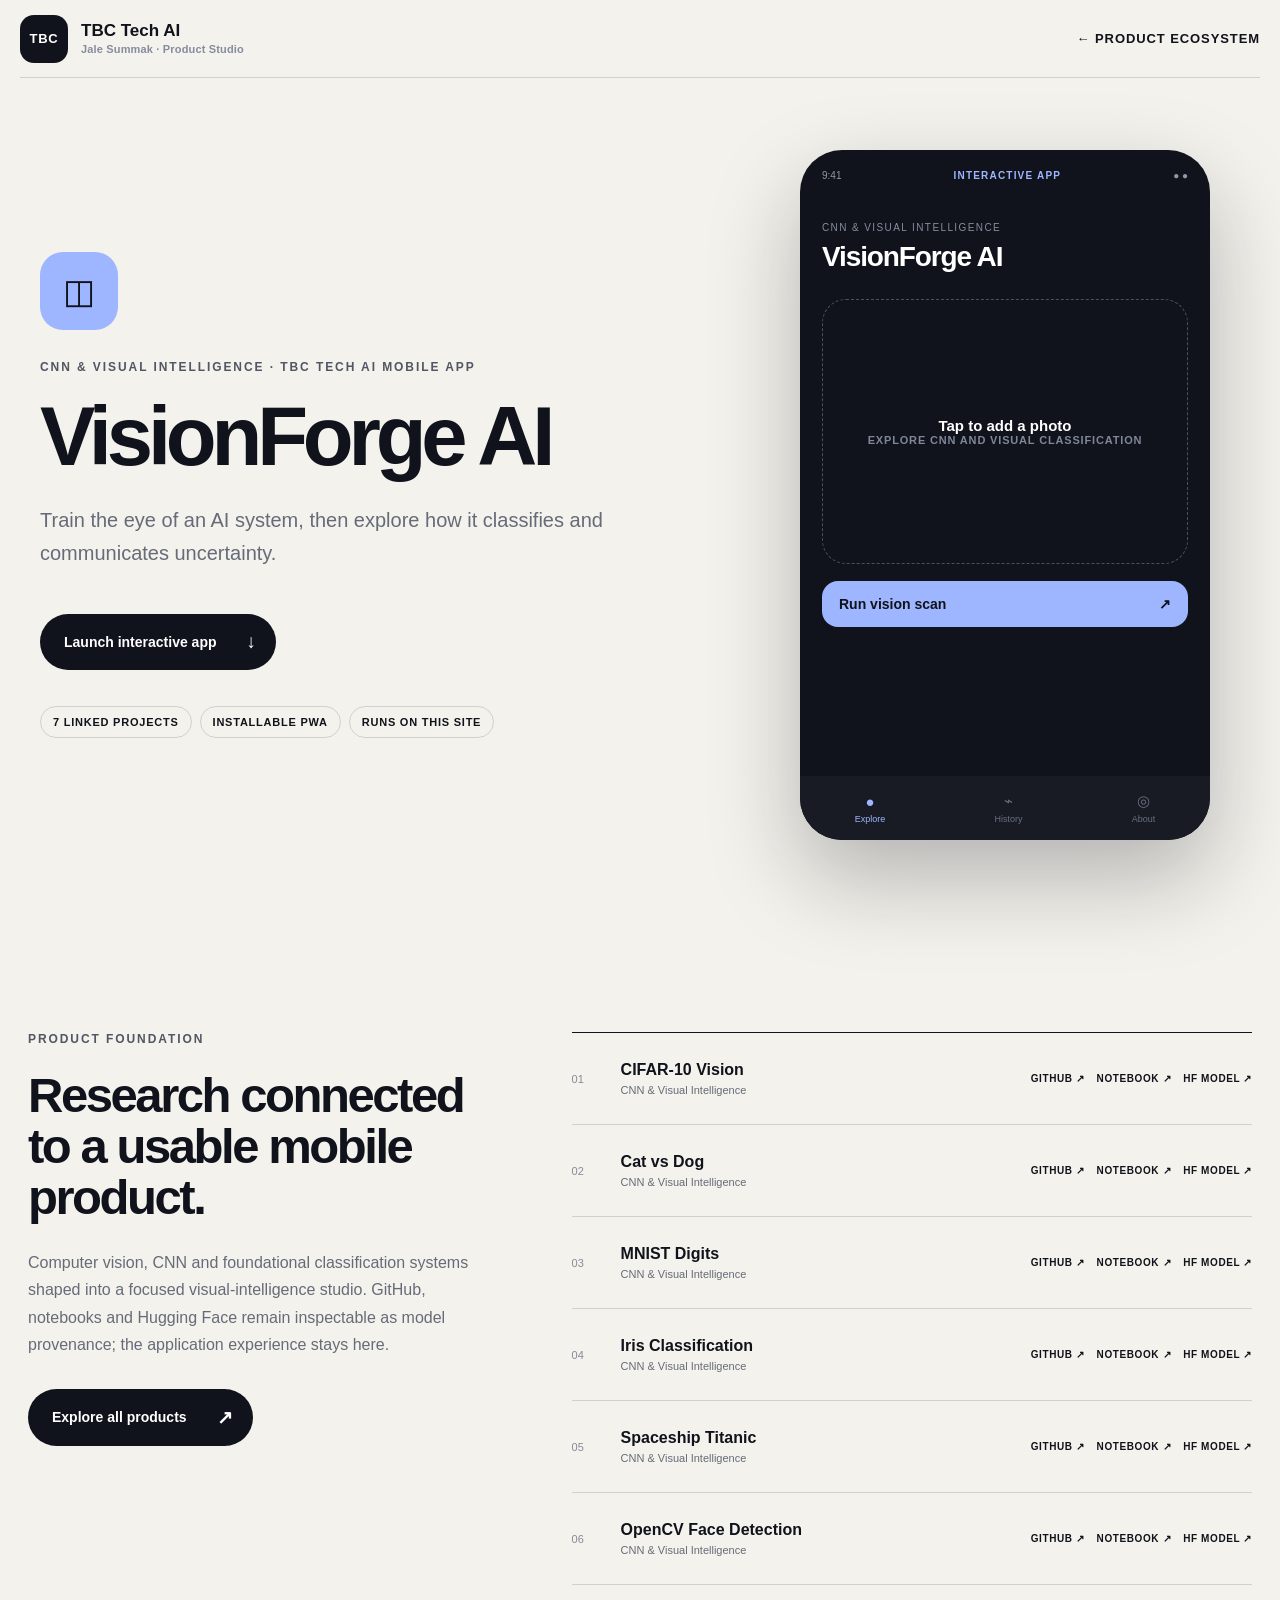
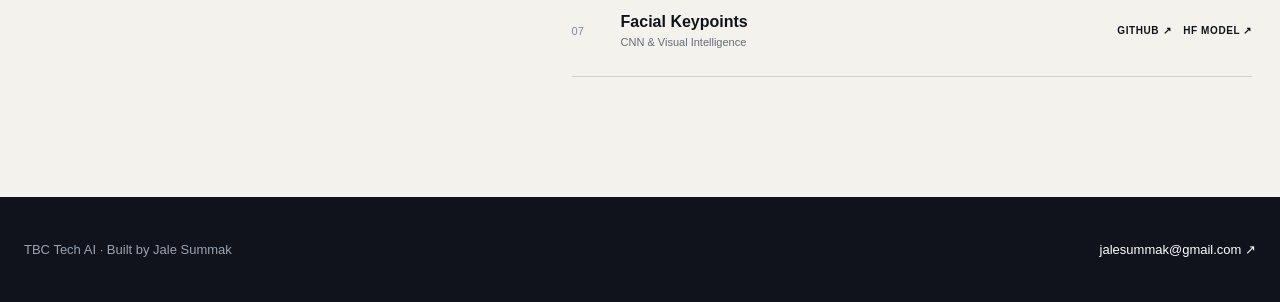
<file: apps/playground/index.html>
<!doctype html><html lang="en"><head><meta charset="utf-8"><meta name="viewport" content="width=device-width,initial-scale=1"><meta name="portfolio-version" content="jale-global-portfolio-v2"><title>VisionForge AI — TBC Tech AI</title><meta name="description" content="Jale Summak’s evidence-backed portfolio: 54 AI and data projects spanning RAG agents, computer vision, NLP, forecasting, recommender systems and applied product delivery."><meta name="theme-color" content="#0b0e14"><link rel="manifest" href="/manifest.webmanifest"><link rel="icon" href="/favicon.svg"><meta property="og:type" content="website"><meta property="og:title" content="Jale Summak — AI Systems & Product Builder"><meta property="og:description" content="Jale Summak’s evidence-backed portfolio: 54 AI and data projects spanning RAG agents, computer vision, NLP, forecasting, recommender systems and applied product delivery."><meta property="og:image" content="https://jalesummak.github.io/og-tbc-tech-ai.png"><meta property="og:url" content="https://jalesummak.github.io/apps/playground/"><meta name="twitter:card" content="summary_large_image"><meta name="twitter:image" content="https://jalesummak.github.io/og-tbc-tech-ai.png"><style>:root {
  --ink: #10131b;
  --deep: #0b0e14;
  --paper: #f4f2ec;
  --white: #ffffff;
  --muted: #656b78;
  --line: rgba(16, 19, 27, .15);
  --lime: #d7ff64;
  --blue: #6558f5;
  --sky: #8bd6ff;
  --radius: 26px;
}

* { box-sizing: border-box; }
html { scroll-behavior: smooth; overflow-x: clip; }
body {
  margin: 0;
  background: var(--paper);
  color: var(--ink);
  font-family: Inter, "Segoe UI Variable", "Segoe UI", Arial, sans-serif;
  font-size: 16px;
  -webkit-font-smoothing: antialiased;
  overflow-x: clip;
}
a { color: inherit; text-decoration: none; }
button, input, textarea, select { font: inherit; }
button, a { touch-action: manipulation; }
::selection { background: var(--lime); color: var(--ink); }
.section-shell { width: min(1280px, calc(100% - 56px)); margin-inline: auto; }
.is-hidden { display: none !important; }

.site-header {
  width: min(1380px, calc(100% - 40px));
  min-height: 84px;
  margin: auto;
  display: flex;
  align-items: center;
  justify-content: space-between;
  gap: 24px;
  border-bottom: 1px solid var(--line);
  position: relative;
  z-index: 20;
}
.brand { display: flex; align-items: center; gap: 13px; }
.brand > span, .footer-mark {
  display: grid;
  place-items: center;
  width: 48px;
  height: 48px;
  border-radius: 14px;
  background: var(--blue);
  color: white;
  font-size: 13px;
  font-weight: 900;
  letter-spacing: .06em;
}
.brand > strong { display: flex; flex-direction: column; gap: 4px; font-size: 17px; line-height: 1.05; }
.brand > strong small { color: var(--muted); font-size: 11px; font-weight: 650; letter-spacing: .015em; }
.site-header nav { display: flex; align-items: center; gap: 25px; }
.site-header nav a { color: #3d4350; font-size: 14px; font-weight: 650; }
.site-header nav a:hover { color: var(--blue); }
.header-actions { display: flex; align-items: center; gap: 8px; }
.lang-toggle, .mini-cta {
  min-height: 40px;
  padding: 0 15px;
  border: 1px solid var(--line);
  border-radius: 999px;
  background: transparent;
  font-size: 13px;
  font-weight: 800;
  cursor: pointer;
}
.header-actions > a.lang-toggle, .mini-cta { display: inline-flex; align-items: center; justify-content: center; }
.mini-cta { background: var(--ink); border-color: var(--ink); color: white; }

.hero {
  min-height: 780px;
  display: grid;
  grid-template-columns: minmax(0, 1.02fr) minmax(460px, .98fr);
  gap: clamp(44px, 6vw, 96px);
  align-items: center;
  padding-block: 82px 100px;
}
.eyebrow, .section-kicker {
  margin: 0 0 24px;
  color: #505663;
  font-size: 12px;
  font-weight: 850;
  letter-spacing: .16em;
  text-transform: uppercase;
}
.status-dot {
  display: inline-block;
  width: 8px;
  height: 8px;
  margin-right: 14px;
  border-radius: 50%;
  background: #31d78f;
  box-shadow: 0 0 0 6px rgba(49, 215, 143, .14);
}
.hero h1 {
  max-width: 850px;
  margin: 0;
  font-size: clamp(54px, 5.65vw, 82px);
  font-weight: 850;
  line-height: .99;
  letter-spacing: -.058em;
  text-wrap: balance;
}
.hero h1 em { color: var(--blue); font-style: normal; }
.hero-intro {
  max-width: 720px;
  margin: 34px 0;
  color: var(--muted);
  font-size: 19px;
  line-height: 1.68;
}
.hero-actions { display: flex; align-items: center; gap: 28px; }
.primary-button {
  display: inline-flex;
  align-items: center;
  justify-content: space-between;
  gap: 30px;
  padding: 17px 20px 17px 24px;
  border-radius: 999px;
  background: var(--ink);
  color: white;
  font-size: 14px;
  font-weight: 800;
}
.primary-button span { font-size: 19px; }
.text-button { padding: 10px 0; border-bottom: 1px solid var(--ink); font-size: 14px; font-weight: 800; }
.text-button span { margin-left: 10px; }
.metrics {
  display: grid;
  grid-template-columns: repeat(4, 1fr);
  gap: 14px;
  margin-top: 64px;
  padding-top: 23px;
  border-top: 1px solid var(--line);
}
.metrics div { display: flex; flex-direction: column; gap: 7px; }
.metrics strong { font-size: 34px; line-height: 1; letter-spacing: -.045em; }
.metrics span { max-width: 125px; color: var(--muted); font-size: 11px; font-weight: 700; line-height: 1.45; letter-spacing: .075em; text-transform: uppercase; }

.hero-visual { min-height: 620px; display: grid; place-items: center; position: relative; }
.hero-board {
  width: min(590px, 100%);
  min-height: 570px;
  padding: 25px;
  border: 1px solid rgba(255, 255, 255, .13);
  border-radius: 34px;
  background: var(--deep);
  color: white;
  box-shadow: 0 42px 110px rgba(25, 20, 74, .27);
  position: relative;
  z-index: 2;
  overflow: hidden;
}
.hero-board::before {
  content: "";
  width: 360px;
  height: 360px;
  position: absolute;
  right: -190px;
  top: -190px;
  border-radius: 50%;
  background: radial-gradient(circle, rgba(101, 88, 245, .78), transparent 68%);
}
.board-top, .board-foot { position: relative; z-index: 1; display: flex; align-items: center; justify-content: space-between; gap: 20px; }
.board-top { padding-bottom: 20px; border-bottom: 1px solid rgba(255, 255, 255, .12); }
.board-top span, .board-top i { font-size: 10px; font-weight: 800; font-style: normal; letter-spacing: .13em; }
.board-top span { color: var(--lime); }
.board-top i { color: #767e91; }
.board-core { position: relative; z-index: 1; padding: 52px 0 42px; }
.board-core small { color: #81899b; font-size: 11px; font-weight: 800; letter-spacing: .14em; }
.board-core strong { display: block; max-width: 480px; margin: 12px 0 16px; font-size: clamp(30px, 3vw, 43px); line-height: 1.04; letter-spacing: -.04em; }
.board-core strong i { color: var(--lime); font-style: normal; }
.board-core p { margin: 0; color: #aeb5c3; font-size: 15px; }
.board-grid { display: grid; grid-template-columns: 1fr 1fr; gap: 9px; position: relative; z-index: 1; }
.board-grid div { min-height: 112px; padding: 16px; border: 1px solid rgba(255, 255, 255, .1); background: rgba(255, 255, 255, .045); }
.board-grid span { display: block; margin-bottom: 16px; color: var(--lime); font-size: 10px; font-weight: 850; }
.board-grid b { display: block; font-size: 18px; }
.board-grid small { display: block; margin-top: 6px; color: #8890a1; font-size: 12px; }
.board-foot { margin-top: 25px; color: #8e96a7; font-size: 11px; }
.board-foot span { display: flex; align-items: center; gap: 8px; }
.board-foot span i { width: 7px; height: 7px; border-radius: 50%; background: #31d78f; }
.board-foot strong { color: white; font-size: 12px; }
.board-orbit { position: absolute; border: 1px solid rgba(101, 88, 245, .26); border-radius: 50%; }
.orbit-a { width: 660px; height: 420px; transform: rotate(17deg); }
.orbit-b { width: 420px; height: 670px; transform: rotate(-22deg); }

.section-heading { display: grid; grid-template-columns: minmax(0, 1fr) minmax(320px, 440px); align-items: end; gap: 56px; margin-bottom: 54px; }
.section-heading h2, .about-grid h2 {
  max-width: 800px;
  margin: 0;
  font-size: clamp(42px, 5vw, 68px);
  line-height: 1;
  letter-spacing: -.052em;
  text-wrap: balance;
}
.section-heading h2 em { color: var(--blue); font-style: normal; }
.section-heading > p { margin: 0; color: var(--muted); font-size: 17px; line-height: 1.68; }

.flagship-section { padding: 118px 0; background: var(--deep); color: white; }
.flagship-section .section-kicker { color: var(--lime); }
.flagship-section .section-heading > p { color: #a3abba; }
.flagship-section .section-heading h2 em { color: var(--lime); }
.flagship-grid { display: grid; grid-template-columns: 1fr 1fr; gap: 16px; }
.flagship-card {
  min-height: 390px;
  padding: 28px;
  border: 1px solid rgba(255, 255, 255, .14);
  border-radius: var(--radius);
  background: #141822;
  display: flex;
  flex-direction: column;
  justify-content: space-between;
  position: relative;
  overflow: hidden;
  transition: transform .22s ease, border-color .22s ease;
}
.flagship-card::after { content: ""; width: 190px; height: 190px; position: absolute; right: -90px; top: -90px; border-radius: 50%; background: var(--accent); filter: blur(65px); opacity: .25; }
.flagship-card:hover { transform: translateY(-5px); border-color: var(--accent); }
.flagship-primary { background: var(--lime); color: var(--ink); border-color: var(--lime); }
.flagship-primary::after { background: white; opacity: .45; }
.flagship-top { display: flex; justify-content: space-between; gap: 20px; position: relative; z-index: 1; }
.flagship-top span, .flagship-top b { font-size: 11px; letter-spacing: .13em; }
.flagship-top span { opacity: .62; }
.flagship-top b { color: var(--accent); text-align: right; }
.flagship-primary .flagship-top b { color: var(--ink); }
.flagship-card h3 { max-width: 520px; margin: 70px 0 13px; font-size: clamp(31px, 3vw, 48px); line-height: .98; letter-spacing: -.045em; }
.flagship-card p { max-width: 610px; margin: 0; color: #a5adbb; font-size: 16px; line-height: 1.55; }
.flagship-primary p { color: #3f473b; }
.flagship-proof { display: flex; align-items: flex-end; justify-content: space-between; gap: 18px; margin-top: 34px; padding-top: 18px; border-top: 1px solid rgba(255, 255, 255, .15); }
.flagship-primary .flagship-proof { border-color: rgba(16, 19, 27, .2); }
.flagship-proof span { max-width: 70%; color: #8f98a8; font-size: 13px; line-height: 1.45; }
.flagship-primary .flagship-proof span { color: #4e564a; }
.flagship-proof strong { color: var(--accent); font-size: 11px; letter-spacing: .11em; }
.flagship-primary .flagship-proof strong { color: var(--ink); }
.flagship-card > a { display: flex; align-items: center; justify-content: space-between; margin-top: 24px; padding-top: 17px; border-top: 1px solid rgba(255, 255, 255, .15); font-size: 14px; font-weight: 850; }
.flagship-primary > a { border-color: rgba(16, 19, 27, .2); }

.toolkit-section, .product-section { padding-block: 122px; }
.toolkit-grid { display: grid; grid-template-columns: 1fr 1fr; border-top: 1px solid var(--ink); }
.toolkit-grid article { min-height: 245px; display: grid; grid-template-columns: 58px 1fr; gap: 20px; padding: 30px 28px 35px 0; border-bottom: 1px solid var(--line); }
.toolkit-grid article:nth-child(odd) { border-right: 1px solid var(--line); }
.toolkit-grid article:nth-child(even) { padding-left: 28px; }
.toolkit-grid article > span { color: var(--blue); font-size: 13px; font-weight: 850; }
.toolkit-grid small { color: var(--blue); font-size: 11px; font-weight: 850; letter-spacing: .12em; }
.toolkit-grid h3 { margin: 14px 0 12px; font-size: 28px; letter-spacing: -.035em; }
.toolkit-grid p { max-width: 500px; margin: 0; color: var(--muted); font-size: 15px; line-height: 1.68; }

.category-grid { display: grid; grid-template-columns: repeat(4, 1fr); gap: 14px; }
.category-card {
  min-height: 365px;
  padding: 24px;
  border: 1px solid var(--line);
  border-radius: var(--radius);
  background: rgba(255, 255, 255, .55);
  display: flex;
  flex-direction: column;
  position: relative;
  overflow: hidden;
  transition: transform .22s ease, box-shadow .22s ease, background .22s ease;
}
.category-card::before { content: ""; width: 160px; height: 160px; position: absolute; right: -60px; top: -50px; border-radius: 50%; background: var(--accent); filter: blur(58px); opacity: .23; }
.category-card:hover { transform: translateY(-5px); background: white; box-shadow: 0 22px 60px rgba(20, 24, 40, .09); }
.card-index { color: var(--muted); font-size: 11px; font-weight: 800; letter-spacing: .15em; }
.category-icon { width: 64px; height: 64px; margin: 34px 0; border-radius: 20px; background: var(--accent); display: grid; place-items: center; font-size: 29px; }
.category-card > p { margin: 0 0 9px; color: var(--muted); font-size: 12px; font-weight: 750; letter-spacing: .1em; text-transform: uppercase; }
.category-card h3 { margin: 0 0 13px; font-size: 27px; line-height: 1.04; letter-spacing: -.038em; }
.category-description { color: var(--muted); font-size: 14px; line-height: 1.6; }
.category-footer { margin-top: auto; padding-top: 20px; border-top: 1px solid var(--line); display: flex; align-items: center; justify-content: space-between; }
.category-footer > span { font-size: 12px; font-weight: 750; letter-spacing: .08em; text-transform: uppercase; }
.category-footer a { width: 38px; height: 38px; border-radius: 50%; background: var(--ink); color: white; display: grid; place-items: center; }
.category-card:last-child { background: var(--ink); color: white; }
.category-card:last-child .category-description, .category-card:last-child > p, .category-card:last-child .card-index { color: #a2a9b7; }
.category-card:last-child .category-footer { border-color: rgba(255, 255, 255, .15); }

.mobile-suite { padding: 120px 0; background: var(--deep); color: white; }
.mobile-suite .section-kicker { color: var(--sky); }
.section-heading.light > p { color: #9ca4b5; }
.suite-list { border-top: 1px solid rgba(255, 255, 255, .16); }
.suite-row { display: grid; grid-template-columns: 56px 74px 1fr 160px; gap: 16px; align-items: center; padding: 27px 6px; border-bottom: 1px solid rgba(255, 255, 255, .14); transition: background .18s, padding .18s; }
.suite-row:hover { padding-inline: 16px; background: rgba(255, 255, 255, .045); }
.suite-number { color: #747d8f; font-size: 11px; }
.suite-symbol { width: 52px; height: 52px; border-radius: 16px; background: var(--accent); color: var(--ink); display: grid; place-items: center; font-size: 22px; }
.suite-name { display: flex; flex-direction: column; gap: 6px; }
.suite-name strong { font-size: 23px; }
.suite-name small { max-width: 720px; color: #929bac; font-size: 14px; line-height: 1.5; }
.suite-link { color: var(--accent); font-size: 12px; font-weight: 850; letter-spacing: .08em; text-align: right; text-transform: uppercase; }

.explorer-section {
  width: min(1380px, calc(100% - 24px));
  margin-block: 54px 120px;
  padding: 78px clamp(24px, 4vw, 58px) 70px;
  border-radius: 42px;
  background: var(--deep);
  color: white;
  position: relative;
  overflow: hidden;
  isolation: isolate;
}
.explorer-section::before { content: ""; width: 680px; height: 680px; position: absolute; z-index: -1; right: -310px; top: -420px; border-radius: 50%; background: radial-gradient(circle, rgba(101, 88, 245, .45), transparent 69%); }
.atlas-signature { display: flex; align-items: center; gap: 15px; margin-bottom: 50px; color: #9aa3b3; font-size: 11px; font-weight: 850; letter-spacing: .15em; }
.atlas-signature i { height: 1px; flex: 1; background: linear-gradient(90deg, rgba(255, 255, 255, .16), rgba(215, 255, 100, .72)); }
.explorer-section .section-heading { align-items: start; margin-bottom: 54px; }
.explorer-section .section-kicker { color: var(--lime); }
.explorer-section .section-heading h2 { font-size: clamp(50px, 6.3vw, 88px); line-height: .91; }
.explorer-section .section-heading h2 em { color: var(--lime); }
.explorer-section .section-heading > p { color: #a6aebd; }
.capability-overview { display: grid; grid-template-columns: 1fr 1fr; gap: 12px; margin-bottom: 38px; }
.capability-card {
  width: 100%;
  min-height: 190px;
  padding: 22px;
  border: 1px solid rgba(255, 255, 255, .14);
  border-radius: 22px;
  background: rgba(255, 255, 255, .04);
  color: white;
  display: grid;
  grid-template-columns: 30px 54px minmax(0, 1fr) auto;
  gap: 14px;
  align-items: start;
  text-align: left;
  cursor: pointer;
  transition: transform .18s, border-color .18s, background .18s;
}
.capability-card:hover { transform: translateY(-3px); border-color: var(--accent); background: rgba(255, 255, 255, .07); }
.capability-card.active { border-color: var(--accent); background: linear-gradient(145deg, color-mix(in srgb, var(--accent) 17%, var(--deep)), rgba(255, 255, 255, .045)); }
.capability-index { padding-top: 6px; color: #7f889a; font-size: 10px; font-weight: 850; letter-spacing: .14em; }
.capability-icon { width: 50px; height: 50px; border-radius: 15px; background: var(--accent); color: var(--ink); display: grid; place-items: center; font-size: 21px; }
.capability-copy { min-width: 0; display: flex; flex-direction: column; }
.capability-copy strong { font-size: 19px; line-height: 1.2; letter-spacing: -.025em; }
.capability-copy small { margin-top: 10px; color: #a9b1bf; font-size: 14px; line-height: 1.55; }
.capability-copy i { margin-top: 13px; color: var(--accent); font-size: 12px; font-style: normal; line-height: 1.45; }
.capability-count { color: var(--accent); font-size: 27px; font-weight: 850; line-height: .9; text-align: right; }
.capability-count small { display: block; margin-top: 8px; color: #7e8798; font-size: 9px; font-weight: 750; letter-spacing: .1em; text-transform: uppercase; }
.all-capability { grid-column: 1 / -1; min-height: 130px; align-items: center; }
.all-capability .capability-copy small { max-width: 700px; }
.project-tools { display: flex; align-items: center; justify-content: space-between; gap: 24px; margin-bottom: 32px; padding-bottom: 24px; border-bottom: 1px solid rgba(255, 255, 255, .14); }
.active-filter { display: flex; align-items: baseline; gap: 10px; flex-wrap: wrap; }
.active-filter span, .active-filter small { color: #8b94a5; font-size: 11px; font-weight: 750; letter-spacing: .09em; text-transform: uppercase; }
.active-filter strong { color: var(--lime); font-size: 19px; }
.search-box { width: 310px; padding: 10px 0; border-bottom: 1px solid rgba(255, 255, 255, .45); display: flex; align-items: center; gap: 10px; color: white; }
.search-box input { width: 100%; border: 0; outline: 0; background: transparent; color: white; font-size: 14px; }
.search-box input::placeholder { color: #7f889a; }
.project-list { display: grid; grid-template-columns: 1fr 1fr; gap: 16px; }
.project-row {
  min-height: 520px;
  display: grid;
  grid-template-columns: 138px minmax(0, 1fr);
  border-radius: 26px;
  background: #f8f7f2;
  color: var(--ink);
  overflow: hidden;
  box-shadow: 0 16px 48px rgba(0, 0, 0, .16);
  transition: transform .2s ease, box-shadow .2s ease;
}
.project-row:hover { transform: translateY(-5px); box-shadow: 0 26px 70px rgba(0, 0, 0, .25); }
.project-row.is-hidden { display: none; }
.project-visual { padding: 20px 17px; background: linear-gradient(145deg, var(--accent), rgba(255, 255, 255, .78)); display: flex; flex-direction: column; justify-content: space-between; position: relative; overflow: hidden; }
.project-visual::after { content: ""; position: absolute; inset: 0; background: repeating-linear-gradient(135deg, transparent 0 20px, rgba(16, 19, 27, .05) 20px 21px); }
.project-visual > * { position: relative; z-index: 1; }
.project-visual .project-number { color: rgba(16, 19, 27, .62); font-size: 11px; font-weight: 850; letter-spacing: .14em; }
.project-visual b { align-self: center; margin-block: auto; font-family: "Segoe UI Symbol", sans-serif; font-size: 54px; line-height: 1; }
.project-visual small { font-size: 10px; font-weight: 900; letter-spacing: .13em; text-transform: uppercase; }
.project-card-body { padding: 26px 23px 23px; display: flex; flex-direction: column; gap: 23px; }
.project-title { display: flex; flex-direction: column; gap: 9px; }
.project-tags { display: flex; flex-wrap: wrap; gap: 6px; }
.project-tags span { padding: 6px 8px; border-radius: 999px; background: color-mix(in srgb, var(--accent) 25%, white); font-size: 10px; font-weight: 850; letter-spacing: .06em; text-transform: uppercase; }
.project-title strong { font-size: 28px; line-height: 1.03; letter-spacing: -.042em; }
.project-title small { color: var(--muted); font-size: 11px; font-weight: 750; letter-spacing: .1em; text-transform: uppercase; }
.project-evidence { display: flex; flex-direction: column; gap: 14px; }
.project-evidence p { margin: 0; color: #555d6b; font-size: 14px; line-height: 1.58; }
.project-evidence p b { display: block; margin-bottom: 5px; color: #8e949f; font-size: 10px; letter-spacing: .13em; }
.project-evidence .project-result { color: #252b36; }
.metric-chip { align-self: flex-start; display: inline-flex; padding: 8px 10px; border-radius: 10px; background: var(--accent); font-size: 12px; }
.project-links { display: flex; flex-wrap: wrap; gap: 8px; margin-top: auto; }
.project-links a, .private-pill { min-height: 34px; padding: 8px 10px; border: 1px solid rgba(16, 19, 27, .16); border-radius: 999px; display: inline-flex; align-items: center; font-size: 11px; font-weight: 850; line-height: 1; letter-spacing: .05em; text-transform: uppercase; }
.project-links a:hover { border-color: var(--ink); background: white; }
.project-links .app-link { margin-left: auto; background: var(--ink); border-color: var(--ink); color: white; }
.project-links .app-link:hover { background: var(--blue); border-color: var(--blue); }
.private-pill { background: #e7e4dc; color: #646b76; }
.empty-state { grid-column: 1 / -1; padding: 48px 0; color: #a7afbd; font-size: 15px; }

.about-section { padding: 116px 0; background: var(--lime); }
.about-grid { display: grid; grid-template-columns: 1fr 1fr; gap: 90px; }
.about-grid > div:last-child > p { margin: 33px 0; color: #353c32; font-size: 21px; line-height: 1.65; }
.capability-tags { display: flex; flex-wrap: wrap; gap: 9px; }
.capability-tags span { padding: 10px 13px; border: 1px solid rgba(16, 19, 27, .3); border-radius: 999px; font-size: 12px; font-weight: 750; letter-spacing: .07em; text-transform: uppercase; }
.proof-grid { display: grid; grid-template-columns: repeat(4, 1fr); gap: 13px; margin-top: 40px; }
.proof-grid div { padding-top: 16px; border-top: 1px solid rgba(16, 19, 27, .28); }
.proof-grid strong { display: block; font-size: 29px; letter-spacing: -.04em; }
.proof-grid span { display: block; margin-top: 6px; color: #4d5549; font-size: 11px; font-weight: 750; line-height: 1.45; letter-spacing: .07em; text-transform: uppercase; }

.site-footer { min-height: 380px; display: flex; align-items: center; justify-content: space-between; gap: 50px; }
.site-footer > div { max-width: 850px; display: grid; grid-template-columns: 52px 1fr; align-items: center; gap: 0 20px; }
.site-footer h2 { margin: 0; font-size: clamp(40px, 4.5vw, 64px); letter-spacing: -.05em; }
.site-footer > div > a { grid-column: 2; width: fit-content; margin-top: 12px; border-bottom: 1px solid; font-size: 15px; }
.footer-socials { grid-column: 2; display: flex; flex-wrap: wrap; gap: 15px; margin-top: 18px; }
.footer-socials a { border-bottom: 1px solid transparent; font-size: 12px; font-weight: 800; letter-spacing: .07em; text-transform: uppercase; }
.footer-socials a:hover { border-color: var(--ink); }
.site-footer > p { color: var(--muted); font-size: 12px; line-height: 1.75; text-align: right; }
.site-footer > p strong { color: var(--ink); }

/* Interactive product pages */
.product-page { min-height: 100vh; background: var(--paper); }
.product-header { width: min(1320px, calc(100% - 40px)); min-height: 78px; margin: auto; border-bottom: 1px solid var(--line); display: flex; align-items: center; justify-content: space-between; }
.product-header > a:last-child { font-size: 13px; font-weight: 800; letter-spacing: .07em; text-transform: uppercase; }
.product-page .brand > span { background: var(--ink); }
.product-page .brand > strong small { color: #858c9d; }
.product-hero { width: min(1200px, calc(100% - 56px)); min-height: 770px; margin: auto; padding: 72px 0; display: grid; grid-template-columns: 1fr 440px; align-items: center; gap: 94px; }
.product-symbol { width: 78px; height: 78px; margin-bottom: 30px; border-radius: 23px; background: var(--accent); display: grid; place-items: center; font-size: 34px; }
.product-hero-copy h1 { margin: 0 0 28px; font-size: clamp(56px, 6.5vw, 94px); line-height: .94; letter-spacing: -.062em; }
.product-hero-copy > p:not(.eyebrow) { max-width: 660px; color: var(--muted); font-size: 20px; line-height: 1.64; }
.product-launch { margin: 24px 0 4px; }
.product-meta { display: flex; flex-wrap: wrap; gap: 8px; margin-top: 32px; }
.product-meta span { padding: 9px 12px; border: 1px solid var(--line); border-radius: 999px; font-size: 11px; font-weight: 750; letter-spacing: .07em; text-transform: uppercase; }
.demo-shell { width: 410px; min-height: 690px; padding: 20px 22px 76px; border-radius: 42px; background: var(--ink); color: white; position: relative; overflow: hidden; box-shadow: 0 38px 90px rgba(16, 19, 27, .28); }
.demo-status { display: flex; justify-content: space-between; color: #9097a7; font-size: 10px; }
.demo-status b { color: var(--accent); letter-spacing: .12em; }
.demo-title { margin: 36px 0 26px; }
.demo-title small { color: #858d9f; font-size: 10px; letter-spacing: .14em; text-transform: uppercase; }
.demo-title h2 { margin: 6px 0; font-size: 28px; letter-spacing: -.04em; }
.demo-content { display: flex; flex-direction: column; gap: 17px; }
.demo-content label { display: flex; flex-direction: column; gap: 8px; color: #a5acba; font-size: 12px; font-weight: 750; letter-spacing: .07em; text-transform: uppercase; }
.demo-content label output { color: var(--accent); font-size: 14px; font-weight: 850; }
.demo-content textarea, .demo-content select { width: 100%; padding: 15px; border: 1px solid rgba(255, 255, 255, .14); border-radius: 16px; outline: 0; background: #1b1f29; color: white; resize: none; font-size: 14px; line-height: 1.5; }
.demo-content input[type=range] { width: 100%; accent-color: var(--accent); }
.demo-primary, .demo-secondary { padding: 15px 17px; border: 0; border-radius: 16px; background: var(--accent); color: var(--ink); display: flex; justify-content: space-between; font-size: 14px; font-weight: 850; cursor: pointer; }
.result-panel { padding: 18px; border: 1px solid rgba(255, 255, 255, .13); border-radius: 20px; background: #191d26; animation: rise .3s ease; }
.result-panel.always { animation: none; }
.result-label { display: block; margin-bottom: 8px; color: var(--accent); font-size: 10px; font-weight: 800; letter-spacing: .13em; }
.result-panel > strong { display: block; font-size: 25px; letter-spacing: -.03em; }
.result-panel > small, .result-panel > p { margin: 6px 0; color: #969daf; font-size: 12px; line-height: 1.55; }
.risk-bar { height: 7px; margin: 15px 0; border-radius: 99px; background: #2a2f3b; overflow: hidden; }
.risk-bar i { display: block; height: 100%; border-radius: 99px; background: var(--accent); }
.result-grid { display: grid; grid-template-columns: repeat(3, 1fr); gap: 7px; }
.result-grid b { display: block; margin-bottom: 4px; font-size: 13px; }
.result-grid span { color: #7f8798; font-size: 10px; }
.mini-chart { height: 90px; margin-top: 16px; display: flex; align-items: flex-end; gap: 7px; }
.mini-chart i { flex: 1; border-radius: 5px 5px 2px 2px; background: linear-gradient(var(--accent), rgba(255, 255, 255, .12)); }
.choice-row { display: flex; gap: 7px; }
.choice-row button { flex: 1; padding: 11px 6px; border: 1px solid rgba(255, 255, 255, .13); border-radius: 12px; background: #1b1f29; color: #a1a8b7; font-size: 11px; cursor: pointer; }
.choice-row button.selected { background: var(--accent); color: var(--ink); }
.recommendation { padding: 12px 0; border-bottom: 1px solid rgba(255, 255, 255, .09); display: grid; grid-template-columns: 28px 1fr auto; align-items: center; }
.recommendation span { color: #737c8e; font-size: 10px; }
.recommendation strong { font-size: 13px; }
.recommendation i { color: var(--accent); font-size: 11px; font-style: normal; }
.city-score { height: 135px; border-radius: 22px; background: var(--accent); color: var(--ink); display: grid; place-content: center; text-align: center; }
.city-score span { font-size: 10px; letter-spacing: .14em; }
.city-score strong { font-size: 56px; line-height: 1; }
.city-score small { font-size: 11px; }
.signal-list { padding: 8px 15px; border: 1px solid rgba(255, 255, 255, .13); border-radius: 18px; }
.signal-list span { padding: 12px 0; border-bottom: 1px solid rgba(255, 255, 255, .09); display: flex; justify-content: space-between; font-size: 12px; }
.signal-list span:last-child { border: 0; }
.signal-list i { color: var(--accent); font-style: normal; }
.upload-zone { min-height: 265px; padding: 17px; border: 1px dashed rgba(255, 255, 255, .26); border-radius: 24px; display: flex !important; align-items: center; justify-content: center; text-align: center; overflow: hidden; cursor: pointer; }
.upload-zone b { color: white; font-size: 15px; letter-spacing: 0; text-transform: none; }
.upload-zone span { color: #7f8798; font-size: 11px; }
.upload-zone input { position: absolute; opacity: 0; pointer-events: none; }
.upload-zone img { width: 100%; height: 230px; object-fit: cover; border-radius: 18px; }
.upload-zone.has-image { padding: 7px; }
.demo-bottom { height: 64px; position: absolute; inset: auto 0 0; background: #181b23; display: flex; align-items: center; justify-content: space-around; }
.demo-bottom span { color: #676f80; font-size: 15px; display: flex; flex-direction: column; align-items: center; gap: 4px; }
.demo-bottom small { font-size: 9px; }
.demo-bottom .active { color: var(--accent); }
.demo-note { margin: 0; color: #8b93a4; font-size: 11px; line-height: 1.55; }
.install-button { width: 100%; padding: 13px; border: 1px solid rgba(255, 255, 255, .15); border-radius: 14px; background: transparent; color: white; font-size: 12px; font-weight: 800; cursor: pointer; }
.product-disclaimer { padding: 13px 15px; border-radius: 15px; background: #ece9df; color: #656a74; font-size: 11px; line-height: 1.55; }
.product-details { padding: 120px 0; display: grid; grid-template-columns: .8fr 1.2fr; gap: 90px; }
.product-details h2 { margin: 0 0 26px; font-size: 49px; line-height: 1.04; letter-spacing: -.05em; }
.product-details > div:first-child > p:not(.section-kicker) { margin-bottom: 30px; color: var(--muted); font-size: 16px; line-height: 1.72; }
.product-projects { border-top: 1px solid var(--ink); }
.product-projects article { min-height: 92px; padding: 12px 0; border-bottom: 1px solid var(--line); display: grid; grid-template-columns: 36px 1fr auto; align-items: center; gap: 13px; }
.product-projects article > span { color: #858b98; font-size: 11px; }
.product-projects article > div:nth-child(2) { display: flex; flex-direction: column; gap: 5px; }
.product-projects strong { font-size: 16px; }
.product-projects small { color: var(--muted); font-size: 11px; }
.product-projects article > div:last-child { display: flex; flex-wrap: wrap; gap: 12px; }
.product-projects a, .product-projects .private-pill { font-size: 10px; font-weight: 800; letter-spacing: .06em; text-transform: uppercase; }
.product-footer { min-height: 105px; padding: 0 max(24px, calc((100% - 1280px) / 2)); background: var(--ink); color: #9ba3b2; display: flex; align-items: center; justify-content: space-between; font-size: 13px; }
.product-footer a { color: white; }

@keyframes rise { from { opacity: 0; transform: translateY(8px); } to { opacity: 1; transform: none; } }

@media (max-width: 1160px) {
  .site-header nav { gap: 16px; }
  .site-header nav a { font-size: 12px; }
  .hero { grid-template-columns: 1fr; }
  .hero-copy { max-width: 900px; }
  .hero-visual { min-height: 650px; }
  .category-grid { grid-template-columns: 1fr 1fr; }
  .project-list { grid-template-columns: 1fr; }
  .project-row { grid-template-columns: 170px minmax(0, 1fr); min-height: 455px; }
  .product-hero { grid-template-columns: 1fr; justify-items: center; }
  .product-hero-copy { text-align: center; }
  .product-meta { justify-content: center; }
  .product-details { grid-template-columns: 1fr; }
}

@media (max-width: 820px) {
  .section-shell { width: min(100% - 30px, 1280px); }
  .site-header { width: calc(100% - 24px); min-height: 70px; }
  .site-header nav { display: none; }
  .mini-cta { display: none; }
  .brand > span { width: 43px; height: 43px; }
  .brand > strong { font-size: 15px; }
  .brand > strong small { display: none; }
  .header-actions > a.lang-toggle { display: none; }
  .hero { min-height: auto; padding-block: 64px 80px; gap: 45px; }
  .hero h1 { font-size: clamp(44px, 12vw, 64px); }
  .hero-intro { font-size: 17px; }
  .hero-actions { align-items: flex-start; flex-direction: column; gap: 13px; }
  .metrics { grid-template-columns: 1fr 1fr; gap: 24px; margin-top: 48px; }
  .hero-visual { min-height: auto; }
  .hero-board { min-height: 520px; border-radius: 26px; }
  .board-core { padding: 40px 0 34px; }
  .board-core strong { font-size: 31px; }
  .board-grid div { min-height: 105px; }
  .board-orbit { display: none; }
  .section-heading { grid-template-columns: 1fr; gap: 24px; margin-bottom: 38px; }
  .section-heading h2, .about-grid h2 { font-size: 43px; }
  .section-heading > p { font-size: 16px; }
  .flagship-section, .toolkit-section, .product-section, .mobile-suite { padding-block: 84px; }
  .flagship-grid, .toolkit-grid, .category-grid, .capability-overview { grid-template-columns: 1fr; }
  .flagship-card { min-height: 350px; }
  .toolkit-grid article, .toolkit-grid article:nth-child(even) { min-height: 215px; padding: 26px 0; border-right: 0; }
  .category-card { min-height: 320px; }
  .suite-row { grid-template-columns: 42px 60px 1fr; }
  .suite-link { grid-column: 3; text-align: left; }
  .all-capability { grid-column: auto; }
  .explorer-section { width: calc(100% - 12px); margin-block: 18px 82px; padding: 52px 15px 34px; border-radius: 30px; }
  .atlas-signature { margin-bottom: 35px; font-size: 8px; gap: 9px; }
  .explorer-section .section-heading h2 { font-size: 48px; }
  .capability-card { min-height: 184px; grid-template-columns: 24px 46px minmax(0, 1fr); padding: 17px; gap: 10px; }
  .capability-icon { width: 43px; height: 43px; }
  .capability-count { grid-column: 3; font-size: 18px; text-align: left; }
  .capability-count small { display: inline; margin: 0 0 0 6px; }
  .capability-copy strong { font-size: 17px; }
  .capability-copy small { font-size: 13px; }
  .project-tools { align-items: stretch; flex-direction: column; }
  .search-box { width: 100%; order: 1; }
  .active-filter { order: 2; }
  .project-row { min-height: 580px; grid-template-columns: 92px minmax(0, 1fr); }
  .project-visual { padding: 16px 12px; }
  .project-visual b { font-size: 38px; }
  .project-visual small { font-size: 8px; }
  .project-card-body { padding: 21px 16px 18px; gap: 19px; }
  .project-title strong { font-size: 23px; }
  .project-evidence p { font-size: 13px; }
  .project-links { gap: 7px; }
  .project-links a, .private-pill { min-height: 32px; padding: 7px 8px; font-size: 9px; }
  .project-links .app-link { width: 100%; margin: 3px 0 0; justify-content: center; }
  .about-grid { grid-template-columns: 1fr; gap: 35px; }
  .about-grid > div:last-child > p { font-size: 18px; }
  .proof-grid { grid-template-columns: 1fr 1fr; }
  .site-footer { min-height: 430px; align-items: flex-start; justify-content: center; flex-direction: column; }
  .site-footer > div { grid-template-columns: 45px 1fr; }
  .footer-socials { grid-column: 1 / -1; }
  .site-footer > p { text-align: left; }
  .product-header { width: calc(100% - 24px); }
  .product-hero { width: calc(100% - 30px); padding: 58px 0; gap: 48px; }
  .product-hero-copy h1 { font-size: 57px; }
  .product-hero-copy > p:not(.eyebrow) { font-size: 17px; }
  .demo-shell { width: min(410px, 100%); min-height: 680px; }
  .product-details { padding: 82px 0; gap: 52px; }
  .product-details h2 { font-size: 41px; }
  .product-projects article { grid-template-columns: 28px 1fr; }
  .product-projects article > div:last-child { grid-column: 2; }
  .product-footer { min-height: 125px; align-items: flex-start; justify-content: center; flex-direction: column; gap: 9px; }
}

@media (prefers-reduced-motion: reduce) {
  html { scroll-behavior: auto; }
  * { animation: none !important; transition: none !important; }
}

a:focus-visible, button:focus-visible, input:focus-visible, textarea:focus-visible, select:focus-visible {
  outline: 3px solid var(--blue);
  outline-offset: 3px;
}
</style></head><body><main class="product-page" style="--accent:#9db6ff"><header class="product-header"><a class="brand" href="/"><span>TBC</span><strong>TBC Tech AI<small>Jale Summak · Product Studio</small></strong></a><a href="/">← Product ecosystem</a></header><section id="demo" class="product-hero"><div class="product-hero-copy"><div class="product-symbol">◫</div><p class="eyebrow">CNN &amp; Visual Intelligence · TBC TECH AI MOBILE APP</p><h1>VisionForge AI</h1><p>Train the eye of an AI system, then explore how it classifies and communicates uncertainty.</p><a class="primary-button product-launch" href="#demo">Launch interactive app <span>↓</span></a><div class="product-meta"><span>7 linked projects</span><span>Installable PWA</span><span>Runs on this site</span></div></div><div class="demo-shell"><div class="demo-status"><span>9:41</span><b>INTERACTIVE APP</b><span>● ●</span></div><div class="demo-title"><small>CNN &amp; Visual Intelligence</small><h2>VisionForge AI</h2></div><div class="demo-content" data-demo="upload"><label class="upload-zone"><input type="file" accept="image/*" data-upload><span><b>Tap to add a photo</b><br>Explore CNN and visual classification</span><img class="is-hidden" alt="Selected image preview" data-preview></label><button class="demo-primary" type="button" data-run>Run vision scan <span>↗</span></button><div class="result-panel is-hidden" data-result aria-live="polite"><span class="result-label">ON-DEVICE APP FLOW</span><strong>Image ready</strong><p>Your image stays inside this app experience. The preview, scan action and result state run here without redirecting to another platform.</p></div></div><button class="install-button" type="button" data-install hidden>Install this app</button><div class="demo-bottom"><span class="active">●<small>Explore</small></span><span>⌁<small>History</small></span><span>◎<small>About</small></span></div></div></section><section class="product-details section-shell"><div><p class="section-kicker">PRODUCT FOUNDATION</p><h2>Research connected to a usable mobile product.</h2><p>Computer vision, CNN and foundational classification systems shaped into a focused visual-intelligence studio. GitHub, notebooks and Hugging Face remain inspectable as model provenance; the application experience stays here.</p><a class="primary-button" href="/">Explore all products <span>↗</span></a></div><div class="product-projects"><article><span>01</span><div><strong>CIFAR-10 Vision</strong><small>CNN &amp; Visual Intelligence</small></div><div><a href="https://github.com/jalesummak/cifar-10-image-classification" target="_blank" rel="noreferrer">GitHub ↗</a><a href="https://www.kaggle.com/code/jalesummak/cifar-10-image-classification-with-cnn" target="_blank" rel="noreferrer">Notebook ↗</a><a href="https://huggingface.co/spaces/jalesummak/CIFAR_10_image_classification" target="_blank" rel="noreferrer">HF model ↗</a></div></article><article><span>02</span><div><strong>Cat vs Dog</strong><small>CNN &amp; Visual Intelligence</small></div><div><a href="https://github.com/jalesummak/cat-vs-dog-image-classification" target="_blank" rel="noreferrer">GitHub ↗</a><a href="https://www.kaggle.com/code/jalesummak/cat-vs-dog-image-classification-using-cnn" target="_blank" rel="noreferrer">Notebook ↗</a><a href="https://huggingface.co/spaces/jalesummak/CIFAR_10_image_classification" target="_blank" rel="noreferrer">HF model ↗</a></div></article><article><span>03</span><div><strong>MNIST Digits</strong><small>CNN &amp; Visual Intelligence</small></div><div><a href="https://github.com/jalesummak/mnist-digit" target="_blank" rel="noreferrer">GitHub ↗</a><a href="https://www.kaggle.com/code/jalesummak/digitrecognition-mnist" target="_blank" rel="noreferrer">Notebook ↗</a><a href="https://huggingface.co/spaces/jalesummak/CIFAR_10_image_classification" target="_blank" rel="noreferrer">HF model ↗</a></div></article><article><span>04</span><div><strong>Iris Classification</strong><small>CNN &amp; Visual Intelligence</small></div><div><a href="https://github.com/jalesummak/irish-flower-classification" target="_blank" rel="noreferrer">GitHub ↗</a><a href="https://www.kaggle.com/code/jalesummak/irish-species-classification" target="_blank" rel="noreferrer">Notebook ↗</a><a href="https://huggingface.co/spaces/jalesummak/binary_classification_with_bank" target="_blank" rel="noreferrer">HF model ↗</a></div></article><article><span>05</span><div><strong>Spaceship Titanic</strong><small>CNN &amp; Visual Intelligence</small></div><div><a href="https://github.com/jalesummak/spaceship-titanic" target="_blank" rel="noreferrer">GitHub ↗</a><a href="https://www.kaggle.com/code/jalesummak/spaceship-titanic-classification" target="_blank" rel="noreferrer">Notebook ↗</a><a href="https://huggingface.co/spaces/jalesummak/binary_classification_with_bank" target="_blank" rel="noreferrer">HF model ↗</a></div></article><article><span>06</span><div><strong>OpenCV Face Detection</strong><small>CNN &amp; Visual Intelligence</small></div><div><a href="https://github.com/jalesummak/computer-vision-face-recognition" target="_blank" rel="noreferrer">GitHub ↗</a><a href="https://www.kaggle.com/code/jalesummak/face-detection-using-opencv" target="_blank" rel="noreferrer">Notebook ↗</a><a href="https://huggingface.co/spaces/jalesummak/face-detection-ai" target="_blank" rel="noreferrer">HF model ↗</a></div></article><article><span>07</span><div><strong>Facial Keypoints</strong><small>CNN &amp; Visual Intelligence</small></div><div><a href="https://github.com/jalesummak/facial-detection" target="_blank" rel="noreferrer">GitHub ↗</a><a href="https://huggingface.co/spaces/jalesummak/face-detection-ai" target="_blank" rel="noreferrer">HF model ↗</a></div></article></div></section><footer class="product-footer"><span>TBC Tech AI · Built by Jale Summak</span><a href="mailto:jalesummak@gmail.com">jalesummak@gmail.com ↗</a></footer></main><script>
const translations={"en":{"products":"Impact domains","atlas":"Project atlas","about":"About","eyebrow":"JALE SUMMAK · AI SYSTEMS & PRODUCT BUILDER","headline":"I build AI systems that turn data<br><em>into confident decisions.</em>","intro":"From source-grounded AI agents and computer vision to forecasting, recommender systems and distributed data foundations — this is an evidence-led portfolio built to be inspected, understood and used.","explore":"See selected systems","source":"Inspect GitHub","familyTitle":"Eight impact domains. One product mindset.","familyLead":"Jale Summak’s 54 projects are organized by the user or business decision they support. TBC Tech AI is the company and product-studio layer that turns this research into usable experiences.","mobileTitle":"From research to interactive product concepts","mobileLead":"Eight touch-first experiences translate the project portfolio into focused product directions. GitHub, Kaggle and Hugging Face remain the evidence layer behind each system.","atlasTitle":"54 projects.<br><em>Every claim traceable.</em>","atlasLead":"Filter by technical capability. Every card explains the goal, models or methods and the measured or verifiable outcome — including honest learning results when a benchmark needs improvement.","all":"All","search":"Search 54 projects…","private":"Private research","builder":"Engineering depth, shaped into useful AI.","builderBody":"I work across data preparation, modeling, evaluation, deployment and interface design. My engineering background keeps the work grounded in reliability, customer value and process efficiency; the portfolio makes that work inspectable from source to experience.","contact":"Let’s build useful AI"},"tr":{"products":"Etki alanları","atlas":"Proje atlası","about":"Hakkımda","eyebrow":"JALE SUMMAK · AI SİSTEMLERİ & ÜRÜN GELİŞTİRİCİ","headline":"Veriyi güvenle karar verebileceğiniz<br><em>AI sistemlerine dönüştürüyorum.</em>","intro":"Kaynağa dayalı AI ajanlarından bilgisayarlı görüye; tahminleme, öneri sistemleri ve dağıtık veri temellerine uzanan, incelenebilir ve kullanılabilir bir portföy.","explore":"Seçili sistemleri incele","source":"GitHub’ı incele","familyTitle":"Sekiz etki alanı. Tek ürün yaklaşımı.","familyLead":"Jale Summak’ın 54 projesi desteklediği kullanıcı veya iş kararına göre düzenlendi. TBC Tech AI, bu araştırmaları kullanılabilir deneyimlere dönüştüren şirket ve ürün stüdyosu katmanıdır.","mobileTitle":"Araştırmadan interaktif ürün konseptlerine","mobileLead":"Sekiz dokunmatik deneyim, proje portföyünü odaklı ürün yönlerine taşır. GitHub, Kaggle ve Hugging Face her sistemin kanıt katmanıdır.","atlasTitle":"54 proje.<br><em>Her iddia izlenebilir.</em>","atlasLead":"Teknik yetkinliğe göre filtrele. Her kartta amaç, kullanılan yöntemler ve ölçülen ya da doğrulanabilir sonuç açıkça yer alır.","all":"Tümü","search":"54 projede ara…","private":"Gizli araştırma","builder":"Mühendislik derinliği, faydalı AI ürünlerine dönüştü.","builderBody":"Veri hazırlama, modelleme, değerlendirme, yayınlama ve arayüz tasarımını birleştiriyorum. Mühendislik geçmişim çalışmalarımı güvenilirlik, müşteri değeri ve proses verimliliğine bağlıyor; portföy ise kaynaktan deneyime kadar her adımı incelenebilir kılıyor.","contact":"Birlikte faydalı AI geliştirelim"}};let lang='en';
document.querySelector('[data-lang]')?.addEventListener('click',()=>{lang=lang==='en'?'tr':'en';document.documentElement.lang=lang;document.querySelector('[data-lang]').textContent=lang==='en'?'TR':'EN';document.querySelectorAll('[data-i18n]').forEach(el=>{const key=el.dataset.i18n;if(translations[lang][key])el.innerHTML=translations[lang][key]});const search=document.querySelector('[data-search]');if(search)search.placeholder=translations[lang].search;document.querySelectorAll('[data-private]').forEach(el=>el.textContent=translations[lang].private)});
let filter='all';const search=document.querySelector('[data-search]');function filterProjects(){const query=(search?.value||'').trim().toLowerCase();let count=0;document.querySelectorAll('[data-project]').forEach(row=>{const capabilities=(row.dataset.capabilities||'').split(' ');const show=(filter==='all'||capabilities.includes(filter))&&row.dataset.title.includes(query);row.classList.toggle('is-hidden',!show);if(show)count++});const active=document.querySelector('[data-filter].active .capability-copy strong');const label=document.querySelector('[data-filter-label]');const resultCount=document.querySelector('[data-result-count]');if(label)label.textContent=active?.textContent||'All capabilities';if(resultCount)resultCount.textContent=count+' project'+(count===1?'':'s');document.querySelector('[data-empty]')?.classList.toggle('is-hidden',count!==0)}document.querySelectorAll('[data-filter]').forEach(button=>button.addEventListener('click',()=>{filter=button.dataset.filter;document.querySelectorAll('[data-filter]').forEach(item=>item.classList.toggle('active',item===button));filterProjects();document.querySelector('.active-filter')?.scrollIntoView({behavior:'smooth',block:'center'})}));search?.addEventListener('input',filterProjects);filterProjects();
const upload=document.querySelector('[data-upload]');upload?.addEventListener('change',()=>{const file=upload.files?.[0];if(!file)return;const img=document.querySelector('[data-preview]');img.src=URL.createObjectURL(file);img.classList.remove('is-hidden');img.closest('.upload-zone').classList.add('has-image')});document.querySelector('[data-demo="upload"] [data-run]')?.addEventListener('click',()=>document.querySelector('[data-demo="upload"] [data-result]')?.classList.remove('is-hidden'));
function analyze(){const text=document.querySelector('[data-text]')?.value||'';const words=text.trim()?text.trim().split(/\s+/).length:0;const hits=['hate','idiot','stupid','kill','nefret','aptal','öldür','scam','fraud'].filter(w=>text.toLowerCase().includes(w)).length;const score=Math.min(99,hits*28+Math.min((text.match(/[!?]/g)||[]).length*3,18));document.querySelector('[data-words]').textContent=words;document.querySelector('[data-score]').textContent=score+'%';document.querySelector('[data-risk]').textContent=score<20?'Low risk':score<55?'Review suggested':'High risk';document.querySelector('[data-riskbar]').style.width=Math.max(5,score)+'%';document.querySelector('[data-language]').textContent=/[ğüşöçıİ]/i.test(text)?'Turkish':'English'}document.querySelector('[data-demo="trust"] [data-run]')?.addEventListener('click',analyze);
function forecast(){if(!document.querySelector('[data-demo="business"]'))return;const g=Number(document.querySelector('[data-growth-input]')?.value||8),m=Number(document.querySelector('[data-horizon-input]')?.value||6);document.querySelector('[data-growth]').textContent=g+'%';document.querySelector('[data-horizon]').textContent=m+' months';document.querySelector('[data-index]').textContent=Math.max(20,Math.round(100*(1+g/100)**m));document.querySelector('[data-chart]').innerHTML=Array.from({length:8},(_,i)=>'<i style="height:'+Math.max(12,28+i*(5+g/8))+'%"></i>').join('')}document.querySelectorAll('[data-growth-input],[data-horizon-input]').forEach(el=>el.addEventListener('input',forecast));forecast();
function career(){if(!document.querySelector('[data-demo="career"]'))return;const hours=Number(document.querySelector('[data-hours-input]')?.value||12),years=Number(document.querySelector('[data-experience-input]')?.value||2);document.querySelector('[data-hours]').textContent=hours+' hours';document.querySelector('[data-experience]').textContent=years+' years';const senior=years>=5,focused=hours>=10;document.querySelector('[data-route]').textContent=senior?'AI Product Lead':focused?'Applied ML Builder':'Data Foundations';document.querySelector('[data-route-copy]').textContent=senior?'Lead an end-to-end AI product with measurable user impact.':focused?'Focus on two deployment-ready portfolio projects and model evaluation.':'Build a compact weekly foundation in Python, statistics and one guided project.'}document.querySelectorAll('[data-hours-input],[data-experience-input]').forEach(el=>el.addEventListener('input',career));document.querySelector('[data-demo="career"] [data-run]')?.addEventListener('click',career);career();
const recs={Cinema:[['01','Arrival','94%'],['02','Her','91%'],['03','Ex Machina','88%']],Fashion:[['01','Minimal Layers','96%'],['02','Soft Tailoring','92%'],['03','Color Accent','86%']],Music:[['01','Dream Pop Mix','95%'],['02','Neo Soul Focus','90%'],['03','Indie Discovery','87%']]};function recommend(type='Cinema'){const container=document.querySelector('[data-recommendations]');if(!container)return;container.innerHTML=recs[type].map(r=>'<div class="recommendation"><span>'+r[0]+'</span><strong>'+r[1]+'</strong><i>'+r[2]+'</i></div>').join('')}document.querySelectorAll('[data-choice]').forEach(button=>button.addEventListener('click',()=>{document.querySelectorAll('[data-choice]').forEach(b=>b.classList.toggle('selected',b===button));recommend(button.dataset.choice)}));recommend();
const cities={Ankara:['74','Ankara · balanced','Moderate','Low','+3.1%'],Istanbul:['68','Istanbul · watch mobility','Moderate','Elevated','+5.8%'],Delhi:['52','Delhi · air quality alert','Poor','Moderate','+7.2%']};function city(){const selector=document.querySelector('[data-city]');if(!selector)return;const v=cities[selector.value||'Ankara'];['[data-city-score]','[data-city-label]','[data-air]','[data-mobility]','[data-change]'].forEach((s,i)=>{const el=document.querySelector(s);if(el)el.textContent=v[i]})}document.querySelector('[data-city]')?.addEventListener('change',city);city();
let installEvent;window.addEventListener('beforeinstallprompt',event=>{event.preventDefault();installEvent=event;const button=document.querySelector('[data-install]');if(button)button.hidden=false});document.querySelector('[data-install]')?.addEventListener('click',async()=>{if(installEvent){installEvent.prompt();await installEvent.userChoice;installEvent=null}});if('serviceWorker'in navigator)navigator.serviceWorker.register('/sw.js').catch(()=>{});
</script></body></html>
</file>
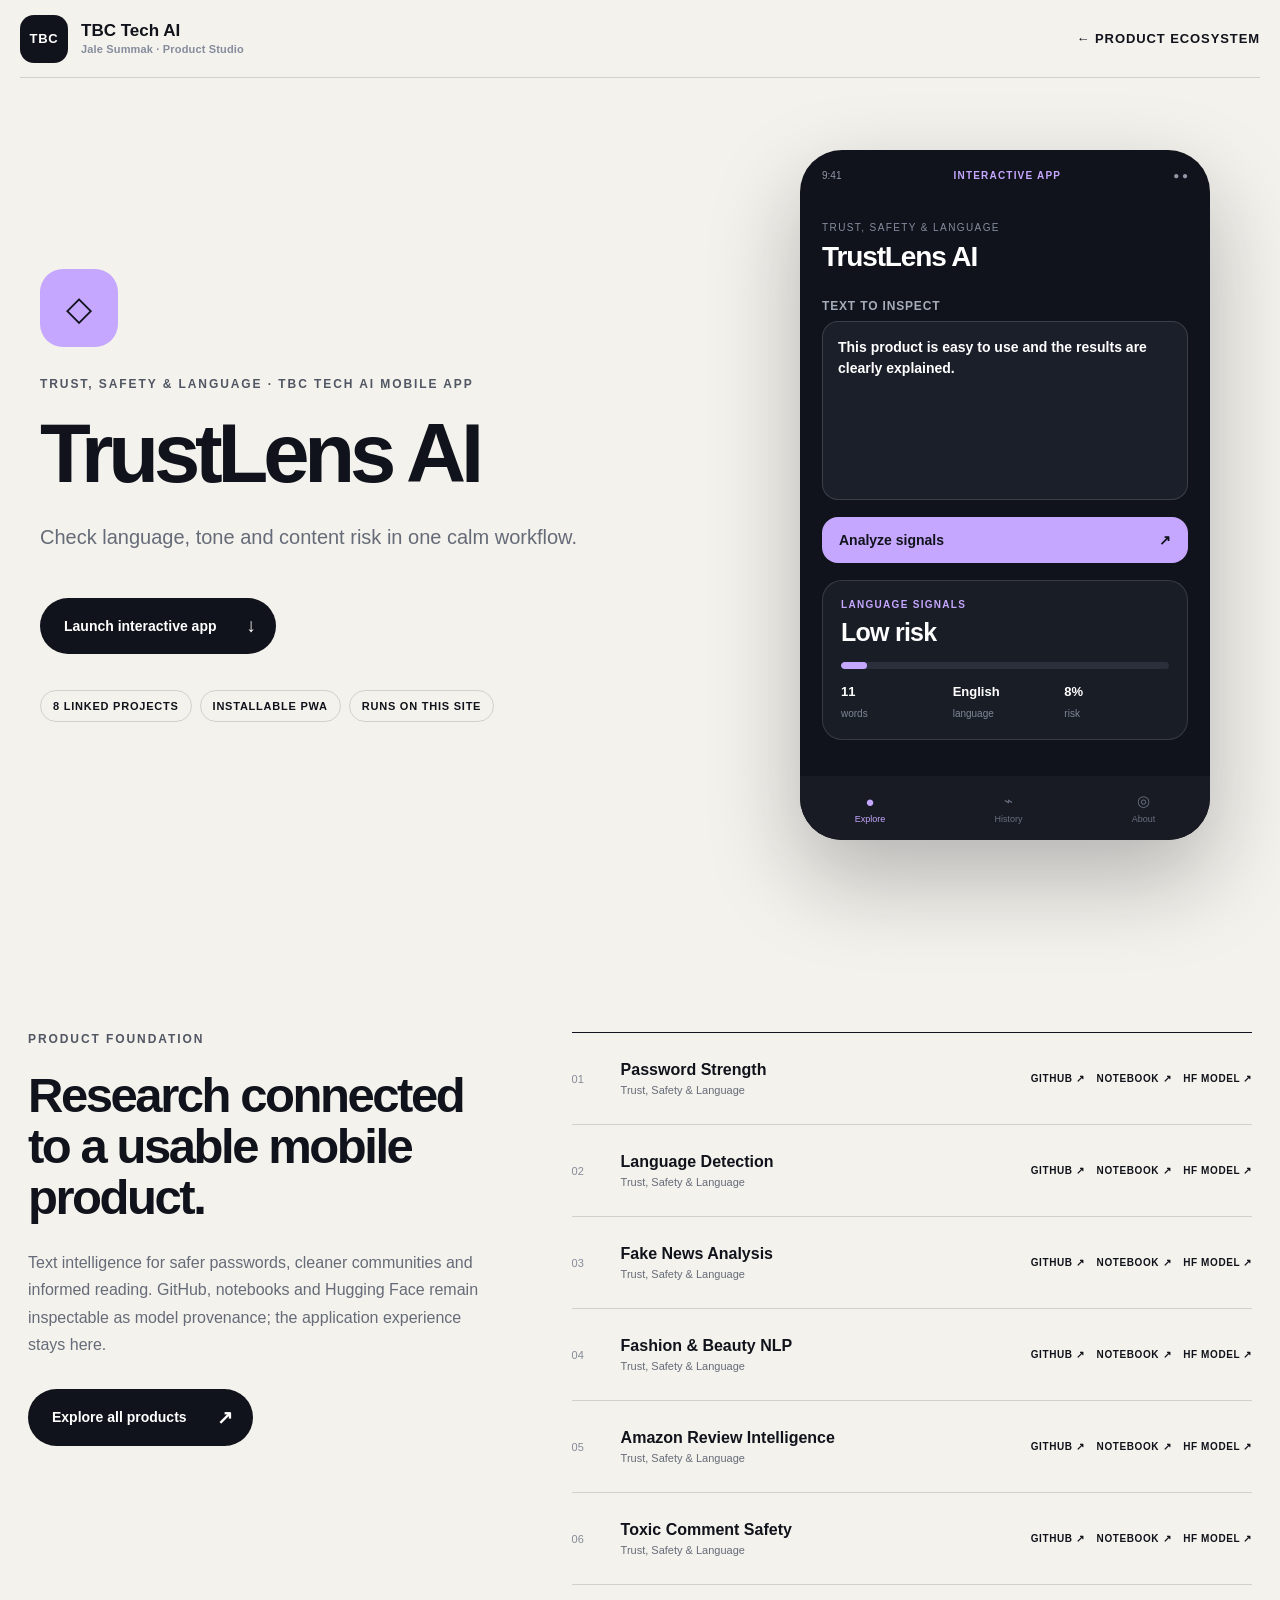
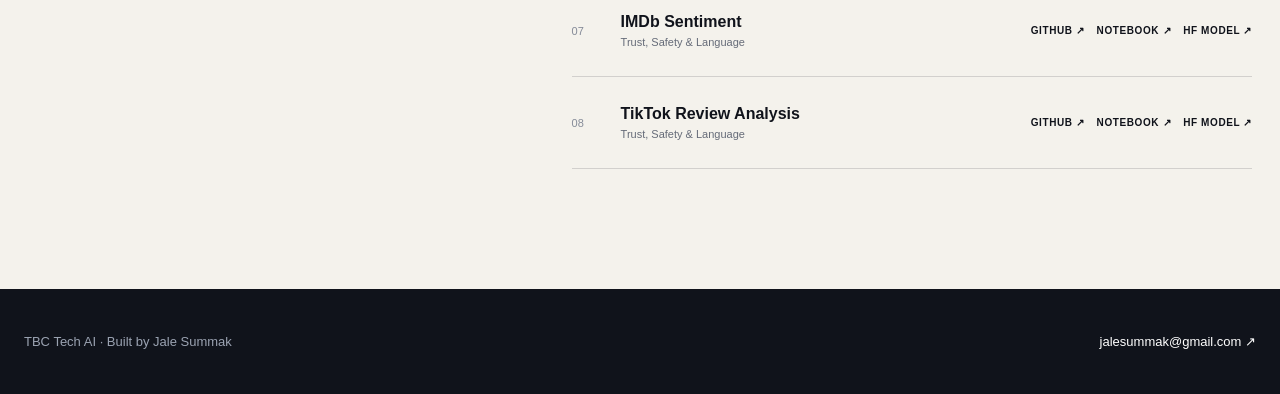
<file: apps/trust/index.html>
<!doctype html><html lang="en"><head><meta charset="utf-8"><meta name="viewport" content="width=device-width,initial-scale=1"><meta name="portfolio-version" content="jale-global-portfolio-v2"><title>TrustLens AI — TBC Tech AI</title><meta name="description" content="Jale Summak’s evidence-backed portfolio: 54 AI and data projects spanning RAG agents, computer vision, NLP, forecasting, recommender systems and applied product delivery."><meta name="theme-color" content="#0b0e14"><link rel="manifest" href="/manifest.webmanifest"><link rel="icon" href="/favicon.svg"><meta property="og:type" content="website"><meta property="og:title" content="Jale Summak — AI Systems & Product Builder"><meta property="og:description" content="Jale Summak’s evidence-backed portfolio: 54 AI and data projects spanning RAG agents, computer vision, NLP, forecasting, recommender systems and applied product delivery."><meta property="og:image" content="https://jalesummak.github.io/og-tbc-tech-ai.png"><meta property="og:url" content="https://jalesummak.github.io/apps/trust/"><meta name="twitter:card" content="summary_large_image"><meta name="twitter:image" content="https://jalesummak.github.io/og-tbc-tech-ai.png"><style>:root {
  --ink: #10131b;
  --deep: #0b0e14;
  --paper: #f4f2ec;
  --white: #ffffff;
  --muted: #656b78;
  --line: rgba(16, 19, 27, .15);
  --lime: #d7ff64;
  --blue: #6558f5;
  --sky: #8bd6ff;
  --radius: 26px;
}

* { box-sizing: border-box; }
html { scroll-behavior: smooth; overflow-x: clip; }
body {
  margin: 0;
  background: var(--paper);
  color: var(--ink);
  font-family: Inter, "Segoe UI Variable", "Segoe UI", Arial, sans-serif;
  font-size: 16px;
  -webkit-font-smoothing: antialiased;
  overflow-x: clip;
}
a { color: inherit; text-decoration: none; }
button, input, textarea, select { font: inherit; }
button, a { touch-action: manipulation; }
::selection { background: var(--lime); color: var(--ink); }
.section-shell { width: min(1280px, calc(100% - 56px)); margin-inline: auto; }
.is-hidden { display: none !important; }

.site-header {
  width: min(1380px, calc(100% - 40px));
  min-height: 84px;
  margin: auto;
  display: flex;
  align-items: center;
  justify-content: space-between;
  gap: 24px;
  border-bottom: 1px solid var(--line);
  position: relative;
  z-index: 20;
}
.brand { display: flex; align-items: center; gap: 13px; }
.brand > span, .footer-mark {
  display: grid;
  place-items: center;
  width: 48px;
  height: 48px;
  border-radius: 14px;
  background: var(--blue);
  color: white;
  font-size: 13px;
  font-weight: 900;
  letter-spacing: .06em;
}
.brand > strong { display: flex; flex-direction: column; gap: 4px; font-size: 17px; line-height: 1.05; }
.brand > strong small { color: var(--muted); font-size: 11px; font-weight: 650; letter-spacing: .015em; }
.site-header nav { display: flex; align-items: center; gap: 25px; }
.site-header nav a { color: #3d4350; font-size: 14px; font-weight: 650; }
.site-header nav a:hover { color: var(--blue); }
.header-actions { display: flex; align-items: center; gap: 8px; }
.lang-toggle, .mini-cta {
  min-height: 40px;
  padding: 0 15px;
  border: 1px solid var(--line);
  border-radius: 999px;
  background: transparent;
  font-size: 13px;
  font-weight: 800;
  cursor: pointer;
}
.header-actions > a.lang-toggle, .mini-cta { display: inline-flex; align-items: center; justify-content: center; }
.mini-cta { background: var(--ink); border-color: var(--ink); color: white; }

.hero {
  min-height: 780px;
  display: grid;
  grid-template-columns: minmax(0, 1.02fr) minmax(460px, .98fr);
  gap: clamp(44px, 6vw, 96px);
  align-items: center;
  padding-block: 82px 100px;
}
.eyebrow, .section-kicker {
  margin: 0 0 24px;
  color: #505663;
  font-size: 12px;
  font-weight: 850;
  letter-spacing: .16em;
  text-transform: uppercase;
}
.status-dot {
  display: inline-block;
  width: 8px;
  height: 8px;
  margin-right: 14px;
  border-radius: 50%;
  background: #31d78f;
  box-shadow: 0 0 0 6px rgba(49, 215, 143, .14);
}
.hero h1 {
  max-width: 850px;
  margin: 0;
  font-size: clamp(54px, 5.65vw, 82px);
  font-weight: 850;
  line-height: .99;
  letter-spacing: -.058em;
  text-wrap: balance;
}
.hero h1 em { color: var(--blue); font-style: normal; }
.hero-intro {
  max-width: 720px;
  margin: 34px 0;
  color: var(--muted);
  font-size: 19px;
  line-height: 1.68;
}
.hero-actions { display: flex; align-items: center; gap: 28px; }
.primary-button {
  display: inline-flex;
  align-items: center;
  justify-content: space-between;
  gap: 30px;
  padding: 17px 20px 17px 24px;
  border-radius: 999px;
  background: var(--ink);
  color: white;
  font-size: 14px;
  font-weight: 800;
}
.primary-button span { font-size: 19px; }
.text-button { padding: 10px 0; border-bottom: 1px solid var(--ink); font-size: 14px; font-weight: 800; }
.text-button span { margin-left: 10px; }
.metrics {
  display: grid;
  grid-template-columns: repeat(4, 1fr);
  gap: 14px;
  margin-top: 64px;
  padding-top: 23px;
  border-top: 1px solid var(--line);
}
.metrics div { display: flex; flex-direction: column; gap: 7px; }
.metrics strong { font-size: 34px; line-height: 1; letter-spacing: -.045em; }
.metrics span { max-width: 125px; color: var(--muted); font-size: 11px; font-weight: 700; line-height: 1.45; letter-spacing: .075em; text-transform: uppercase; }

.hero-visual { min-height: 620px; display: grid; place-items: center; position: relative; }
.hero-board {
  width: min(590px, 100%);
  min-height: 570px;
  padding: 25px;
  border: 1px solid rgba(255, 255, 255, .13);
  border-radius: 34px;
  background: var(--deep);
  color: white;
  box-shadow: 0 42px 110px rgba(25, 20, 74, .27);
  position: relative;
  z-index: 2;
  overflow: hidden;
}
.hero-board::before {
  content: "";
  width: 360px;
  height: 360px;
  position: absolute;
  right: -190px;
  top: -190px;
  border-radius: 50%;
  background: radial-gradient(circle, rgba(101, 88, 245, .78), transparent 68%);
}
.board-top, .board-foot { position: relative; z-index: 1; display: flex; align-items: center; justify-content: space-between; gap: 20px; }
.board-top { padding-bottom: 20px; border-bottom: 1px solid rgba(255, 255, 255, .12); }
.board-top span, .board-top i { font-size: 10px; font-weight: 800; font-style: normal; letter-spacing: .13em; }
.board-top span { color: var(--lime); }
.board-top i { color: #767e91; }
.board-core { position: relative; z-index: 1; padding: 52px 0 42px; }
.board-core small { color: #81899b; font-size: 11px; font-weight: 800; letter-spacing: .14em; }
.board-core strong { display: block; max-width: 480px; margin: 12px 0 16px; font-size: clamp(30px, 3vw, 43px); line-height: 1.04; letter-spacing: -.04em; }
.board-core strong i { color: var(--lime); font-style: normal; }
.board-core p { margin: 0; color: #aeb5c3; font-size: 15px; }
.board-grid { display: grid; grid-template-columns: 1fr 1fr; gap: 9px; position: relative; z-index: 1; }
.board-grid div { min-height: 112px; padding: 16px; border: 1px solid rgba(255, 255, 255, .1); background: rgba(255, 255, 255, .045); }
.board-grid span { display: block; margin-bottom: 16px; color: var(--lime); font-size: 10px; font-weight: 850; }
.board-grid b { display: block; font-size: 18px; }
.board-grid small { display: block; margin-top: 6px; color: #8890a1; font-size: 12px; }
.board-foot { margin-top: 25px; color: #8e96a7; font-size: 11px; }
.board-foot span { display: flex; align-items: center; gap: 8px; }
.board-foot span i { width: 7px; height: 7px; border-radius: 50%; background: #31d78f; }
.board-foot strong { color: white; font-size: 12px; }
.board-orbit { position: absolute; border: 1px solid rgba(101, 88, 245, .26); border-radius: 50%; }
.orbit-a { width: 660px; height: 420px; transform: rotate(17deg); }
.orbit-b { width: 420px; height: 670px; transform: rotate(-22deg); }

.section-heading { display: grid; grid-template-columns: minmax(0, 1fr) minmax(320px, 440px); align-items: end; gap: 56px; margin-bottom: 54px; }
.section-heading h2, .about-grid h2 {
  max-width: 800px;
  margin: 0;
  font-size: clamp(42px, 5vw, 68px);
  line-height: 1;
  letter-spacing: -.052em;
  text-wrap: balance;
}
.section-heading h2 em { color: var(--blue); font-style: normal; }
.section-heading > p { margin: 0; color: var(--muted); font-size: 17px; line-height: 1.68; }

.flagship-section { padding: 118px 0; background: var(--deep); color: white; }
.flagship-section .section-kicker { color: var(--lime); }
.flagship-section .section-heading > p { color: #a3abba; }
.flagship-section .section-heading h2 em { color: var(--lime); }
.flagship-grid { display: grid; grid-template-columns: 1fr 1fr; gap: 16px; }
.flagship-card {
  min-height: 390px;
  padding: 28px;
  border: 1px solid rgba(255, 255, 255, .14);
  border-radius: var(--radius);
  background: #141822;
  display: flex;
  flex-direction: column;
  justify-content: space-between;
  position: relative;
  overflow: hidden;
  transition: transform .22s ease, border-color .22s ease;
}
.flagship-card::after { content: ""; width: 190px; height: 190px; position: absolute; right: -90px; top: -90px; border-radius: 50%; background: var(--accent); filter: blur(65px); opacity: .25; }
.flagship-card:hover { transform: translateY(-5px); border-color: var(--accent); }
.flagship-primary { background: var(--lime); color: var(--ink); border-color: var(--lime); }
.flagship-primary::after { background: white; opacity: .45; }
.flagship-top { display: flex; justify-content: space-between; gap: 20px; position: relative; z-index: 1; }
.flagship-top span, .flagship-top b { font-size: 11px; letter-spacing: .13em; }
.flagship-top span { opacity: .62; }
.flagship-top b { color: var(--accent); text-align: right; }
.flagship-primary .flagship-top b { color: var(--ink); }
.flagship-card h3 { max-width: 520px; margin: 70px 0 13px; font-size: clamp(31px, 3vw, 48px); line-height: .98; letter-spacing: -.045em; }
.flagship-card p { max-width: 610px; margin: 0; color: #a5adbb; font-size: 16px; line-height: 1.55; }
.flagship-primary p { color: #3f473b; }
.flagship-proof { display: flex; align-items: flex-end; justify-content: space-between; gap: 18px; margin-top: 34px; padding-top: 18px; border-top: 1px solid rgba(255, 255, 255, .15); }
.flagship-primary .flagship-proof { border-color: rgba(16, 19, 27, .2); }
.flagship-proof span { max-width: 70%; color: #8f98a8; font-size: 13px; line-height: 1.45; }
.flagship-primary .flagship-proof span { color: #4e564a; }
.flagship-proof strong { color: var(--accent); font-size: 11px; letter-spacing: .11em; }
.flagship-primary .flagship-proof strong { color: var(--ink); }
.flagship-card > a { display: flex; align-items: center; justify-content: space-between; margin-top: 24px; padding-top: 17px; border-top: 1px solid rgba(255, 255, 255, .15); font-size: 14px; font-weight: 850; }
.flagship-primary > a { border-color: rgba(16, 19, 27, .2); }

.toolkit-section, .product-section { padding-block: 122px; }
.toolkit-grid { display: grid; grid-template-columns: 1fr 1fr; border-top: 1px solid var(--ink); }
.toolkit-grid article { min-height: 245px; display: grid; grid-template-columns: 58px 1fr; gap: 20px; padding: 30px 28px 35px 0; border-bottom: 1px solid var(--line); }
.toolkit-grid article:nth-child(odd) { border-right: 1px solid var(--line); }
.toolkit-grid article:nth-child(even) { padding-left: 28px; }
.toolkit-grid article > span { color: var(--blue); font-size: 13px; font-weight: 850; }
.toolkit-grid small { color: var(--blue); font-size: 11px; font-weight: 850; letter-spacing: .12em; }
.toolkit-grid h3 { margin: 14px 0 12px; font-size: 28px; letter-spacing: -.035em; }
.toolkit-grid p { max-width: 500px; margin: 0; color: var(--muted); font-size: 15px; line-height: 1.68; }

.category-grid { display: grid; grid-template-columns: repeat(4, 1fr); gap: 14px; }
.category-card {
  min-height: 365px;
  padding: 24px;
  border: 1px solid var(--line);
  border-radius: var(--radius);
  background: rgba(255, 255, 255, .55);
  display: flex;
  flex-direction: column;
  position: relative;
  overflow: hidden;
  transition: transform .22s ease, box-shadow .22s ease, background .22s ease;
}
.category-card::before { content: ""; width: 160px; height: 160px; position: absolute; right: -60px; top: -50px; border-radius: 50%; background: var(--accent); filter: blur(58px); opacity: .23; }
.category-card:hover { transform: translateY(-5px); background: white; box-shadow: 0 22px 60px rgba(20, 24, 40, .09); }
.card-index { color: var(--muted); font-size: 11px; font-weight: 800; letter-spacing: .15em; }
.category-icon { width: 64px; height: 64px; margin: 34px 0; border-radius: 20px; background: var(--accent); display: grid; place-items: center; font-size: 29px; }
.category-card > p { margin: 0 0 9px; color: var(--muted); font-size: 12px; font-weight: 750; letter-spacing: .1em; text-transform: uppercase; }
.category-card h3 { margin: 0 0 13px; font-size: 27px; line-height: 1.04; letter-spacing: -.038em; }
.category-description { color: var(--muted); font-size: 14px; line-height: 1.6; }
.category-footer { margin-top: auto; padding-top: 20px; border-top: 1px solid var(--line); display: flex; align-items: center; justify-content: space-between; }
.category-footer > span { font-size: 12px; font-weight: 750; letter-spacing: .08em; text-transform: uppercase; }
.category-footer a { width: 38px; height: 38px; border-radius: 50%; background: var(--ink); color: white; display: grid; place-items: center; }
.category-card:last-child { background: var(--ink); color: white; }
.category-card:last-child .category-description, .category-card:last-child > p, .category-card:last-child .card-index { color: #a2a9b7; }
.category-card:last-child .category-footer { border-color: rgba(255, 255, 255, .15); }

.mobile-suite { padding: 120px 0; background: var(--deep); color: white; }
.mobile-suite .section-kicker { color: var(--sky); }
.section-heading.light > p { color: #9ca4b5; }
.suite-list { border-top: 1px solid rgba(255, 255, 255, .16); }
.suite-row { display: grid; grid-template-columns: 56px 74px 1fr 160px; gap: 16px; align-items: center; padding: 27px 6px; border-bottom: 1px solid rgba(255, 255, 255, .14); transition: background .18s, padding .18s; }
.suite-row:hover { padding-inline: 16px; background: rgba(255, 255, 255, .045); }
.suite-number { color: #747d8f; font-size: 11px; }
.suite-symbol { width: 52px; height: 52px; border-radius: 16px; background: var(--accent); color: var(--ink); display: grid; place-items: center; font-size: 22px; }
.suite-name { display: flex; flex-direction: column; gap: 6px; }
.suite-name strong { font-size: 23px; }
.suite-name small { max-width: 720px; color: #929bac; font-size: 14px; line-height: 1.5; }
.suite-link { color: var(--accent); font-size: 12px; font-weight: 850; letter-spacing: .08em; text-align: right; text-transform: uppercase; }

.explorer-section {
  width: min(1380px, calc(100% - 24px));
  margin-block: 54px 120px;
  padding: 78px clamp(24px, 4vw, 58px) 70px;
  border-radius: 42px;
  background: var(--deep);
  color: white;
  position: relative;
  overflow: hidden;
  isolation: isolate;
}
.explorer-section::before { content: ""; width: 680px; height: 680px; position: absolute; z-index: -1; right: -310px; top: -420px; border-radius: 50%; background: radial-gradient(circle, rgba(101, 88, 245, .45), transparent 69%); }
.atlas-signature { display: flex; align-items: center; gap: 15px; margin-bottom: 50px; color: #9aa3b3; font-size: 11px; font-weight: 850; letter-spacing: .15em; }
.atlas-signature i { height: 1px; flex: 1; background: linear-gradient(90deg, rgba(255, 255, 255, .16), rgba(215, 255, 100, .72)); }
.explorer-section .section-heading { align-items: start; margin-bottom: 54px; }
.explorer-section .section-kicker { color: var(--lime); }
.explorer-section .section-heading h2 { font-size: clamp(50px, 6.3vw, 88px); line-height: .91; }
.explorer-section .section-heading h2 em { color: var(--lime); }
.explorer-section .section-heading > p { color: #a6aebd; }
.capability-overview { display: grid; grid-template-columns: 1fr 1fr; gap: 12px; margin-bottom: 38px; }
.capability-card {
  width: 100%;
  min-height: 190px;
  padding: 22px;
  border: 1px solid rgba(255, 255, 255, .14);
  border-radius: 22px;
  background: rgba(255, 255, 255, .04);
  color: white;
  display: grid;
  grid-template-columns: 30px 54px minmax(0, 1fr) auto;
  gap: 14px;
  align-items: start;
  text-align: left;
  cursor: pointer;
  transition: transform .18s, border-color .18s, background .18s;
}
.capability-card:hover { transform: translateY(-3px); border-color: var(--accent); background: rgba(255, 255, 255, .07); }
.capability-card.active { border-color: var(--accent); background: linear-gradient(145deg, color-mix(in srgb, var(--accent) 17%, var(--deep)), rgba(255, 255, 255, .045)); }
.capability-index { padding-top: 6px; color: #7f889a; font-size: 10px; font-weight: 850; letter-spacing: .14em; }
.capability-icon { width: 50px; height: 50px; border-radius: 15px; background: var(--accent); color: var(--ink); display: grid; place-items: center; font-size: 21px; }
.capability-copy { min-width: 0; display: flex; flex-direction: column; }
.capability-copy strong { font-size: 19px; line-height: 1.2; letter-spacing: -.025em; }
.capability-copy small { margin-top: 10px; color: #a9b1bf; font-size: 14px; line-height: 1.55; }
.capability-copy i { margin-top: 13px; color: var(--accent); font-size: 12px; font-style: normal; line-height: 1.45; }
.capability-count { color: var(--accent); font-size: 27px; font-weight: 850; line-height: .9; text-align: right; }
.capability-count small { display: block; margin-top: 8px; color: #7e8798; font-size: 9px; font-weight: 750; letter-spacing: .1em; text-transform: uppercase; }
.all-capability { grid-column: 1 / -1; min-height: 130px; align-items: center; }
.all-capability .capability-copy small { max-width: 700px; }
.project-tools { display: flex; align-items: center; justify-content: space-between; gap: 24px; margin-bottom: 32px; padding-bottom: 24px; border-bottom: 1px solid rgba(255, 255, 255, .14); }
.active-filter { display: flex; align-items: baseline; gap: 10px; flex-wrap: wrap; }
.active-filter span, .active-filter small { color: #8b94a5; font-size: 11px; font-weight: 750; letter-spacing: .09em; text-transform: uppercase; }
.active-filter strong { color: var(--lime); font-size: 19px; }
.search-box { width: 310px; padding: 10px 0; border-bottom: 1px solid rgba(255, 255, 255, .45); display: flex; align-items: center; gap: 10px; color: white; }
.search-box input { width: 100%; border: 0; outline: 0; background: transparent; color: white; font-size: 14px; }
.search-box input::placeholder { color: #7f889a; }
.project-list { display: grid; grid-template-columns: 1fr 1fr; gap: 16px; }
.project-row {
  min-height: 520px;
  display: grid;
  grid-template-columns: 138px minmax(0, 1fr);
  border-radius: 26px;
  background: #f8f7f2;
  color: var(--ink);
  overflow: hidden;
  box-shadow: 0 16px 48px rgba(0, 0, 0, .16);
  transition: transform .2s ease, box-shadow .2s ease;
}
.project-row:hover { transform: translateY(-5px); box-shadow: 0 26px 70px rgba(0, 0, 0, .25); }
.project-row.is-hidden { display: none; }
.project-visual { padding: 20px 17px; background: linear-gradient(145deg, var(--accent), rgba(255, 255, 255, .78)); display: flex; flex-direction: column; justify-content: space-between; position: relative; overflow: hidden; }
.project-visual::after { content: ""; position: absolute; inset: 0; background: repeating-linear-gradient(135deg, transparent 0 20px, rgba(16, 19, 27, .05) 20px 21px); }
.project-visual > * { position: relative; z-index: 1; }
.project-visual .project-number { color: rgba(16, 19, 27, .62); font-size: 11px; font-weight: 850; letter-spacing: .14em; }
.project-visual b { align-self: center; margin-block: auto; font-family: "Segoe UI Symbol", sans-serif; font-size: 54px; line-height: 1; }
.project-visual small { font-size: 10px; font-weight: 900; letter-spacing: .13em; text-transform: uppercase; }
.project-card-body { padding: 26px 23px 23px; display: flex; flex-direction: column; gap: 23px; }
.project-title { display: flex; flex-direction: column; gap: 9px; }
.project-tags { display: flex; flex-wrap: wrap; gap: 6px; }
.project-tags span { padding: 6px 8px; border-radius: 999px; background: color-mix(in srgb, var(--accent) 25%, white); font-size: 10px; font-weight: 850; letter-spacing: .06em; text-transform: uppercase; }
.project-title strong { font-size: 28px; line-height: 1.03; letter-spacing: -.042em; }
.project-title small { color: var(--muted); font-size: 11px; font-weight: 750; letter-spacing: .1em; text-transform: uppercase; }
.project-evidence { display: flex; flex-direction: column; gap: 14px; }
.project-evidence p { margin: 0; color: #555d6b; font-size: 14px; line-height: 1.58; }
.project-evidence p b { display: block; margin-bottom: 5px; color: #8e949f; font-size: 10px; letter-spacing: .13em; }
.project-evidence .project-result { color: #252b36; }
.metric-chip { align-self: flex-start; display: inline-flex; padding: 8px 10px; border-radius: 10px; background: var(--accent); font-size: 12px; }
.project-links { display: flex; flex-wrap: wrap; gap: 8px; margin-top: auto; }
.project-links a, .private-pill { min-height: 34px; padding: 8px 10px; border: 1px solid rgba(16, 19, 27, .16); border-radius: 999px; display: inline-flex; align-items: center; font-size: 11px; font-weight: 850; line-height: 1; letter-spacing: .05em; text-transform: uppercase; }
.project-links a:hover { border-color: var(--ink); background: white; }
.project-links .app-link { margin-left: auto; background: var(--ink); border-color: var(--ink); color: white; }
.project-links .app-link:hover { background: var(--blue); border-color: var(--blue); }
.private-pill { background: #e7e4dc; color: #646b76; }
.empty-state { grid-column: 1 / -1; padding: 48px 0; color: #a7afbd; font-size: 15px; }

.about-section { padding: 116px 0; background: var(--lime); }
.about-grid { display: grid; grid-template-columns: 1fr 1fr; gap: 90px; }
.about-grid > div:last-child > p { margin: 33px 0; color: #353c32; font-size: 21px; line-height: 1.65; }
.capability-tags { display: flex; flex-wrap: wrap; gap: 9px; }
.capability-tags span { padding: 10px 13px; border: 1px solid rgba(16, 19, 27, .3); border-radius: 999px; font-size: 12px; font-weight: 750; letter-spacing: .07em; text-transform: uppercase; }
.proof-grid { display: grid; grid-template-columns: repeat(4, 1fr); gap: 13px; margin-top: 40px; }
.proof-grid div { padding-top: 16px; border-top: 1px solid rgba(16, 19, 27, .28); }
.proof-grid strong { display: block; font-size: 29px; letter-spacing: -.04em; }
.proof-grid span { display: block; margin-top: 6px; color: #4d5549; font-size: 11px; font-weight: 750; line-height: 1.45; letter-spacing: .07em; text-transform: uppercase; }

.site-footer { min-height: 380px; display: flex; align-items: center; justify-content: space-between; gap: 50px; }
.site-footer > div { max-width: 850px; display: grid; grid-template-columns: 52px 1fr; align-items: center; gap: 0 20px; }
.site-footer h2 { margin: 0; font-size: clamp(40px, 4.5vw, 64px); letter-spacing: -.05em; }
.site-footer > div > a { grid-column: 2; width: fit-content; margin-top: 12px; border-bottom: 1px solid; font-size: 15px; }
.footer-socials { grid-column: 2; display: flex; flex-wrap: wrap; gap: 15px; margin-top: 18px; }
.footer-socials a { border-bottom: 1px solid transparent; font-size: 12px; font-weight: 800; letter-spacing: .07em; text-transform: uppercase; }
.footer-socials a:hover { border-color: var(--ink); }
.site-footer > p { color: var(--muted); font-size: 12px; line-height: 1.75; text-align: right; }
.site-footer > p strong { color: var(--ink); }

/* Interactive product pages */
.product-page { min-height: 100vh; background: var(--paper); }
.product-header { width: min(1320px, calc(100% - 40px)); min-height: 78px; margin: auto; border-bottom: 1px solid var(--line); display: flex; align-items: center; justify-content: space-between; }
.product-header > a:last-child { font-size: 13px; font-weight: 800; letter-spacing: .07em; text-transform: uppercase; }
.product-page .brand > span { background: var(--ink); }
.product-page .brand > strong small { color: #858c9d; }
.product-hero { width: min(1200px, calc(100% - 56px)); min-height: 770px; margin: auto; padding: 72px 0; display: grid; grid-template-columns: 1fr 440px; align-items: center; gap: 94px; }
.product-symbol { width: 78px; height: 78px; margin-bottom: 30px; border-radius: 23px; background: var(--accent); display: grid; place-items: center; font-size: 34px; }
.product-hero-copy h1 { margin: 0 0 28px; font-size: clamp(56px, 6.5vw, 94px); line-height: .94; letter-spacing: -.062em; }
.product-hero-copy > p:not(.eyebrow) { max-width: 660px; color: var(--muted); font-size: 20px; line-height: 1.64; }
.product-launch { margin: 24px 0 4px; }
.product-meta { display: flex; flex-wrap: wrap; gap: 8px; margin-top: 32px; }
.product-meta span { padding: 9px 12px; border: 1px solid var(--line); border-radius: 999px; font-size: 11px; font-weight: 750; letter-spacing: .07em; text-transform: uppercase; }
.demo-shell { width: 410px; min-height: 690px; padding: 20px 22px 76px; border-radius: 42px; background: var(--ink); color: white; position: relative; overflow: hidden; box-shadow: 0 38px 90px rgba(16, 19, 27, .28); }
.demo-status { display: flex; justify-content: space-between; color: #9097a7; font-size: 10px; }
.demo-status b { color: var(--accent); letter-spacing: .12em; }
.demo-title { margin: 36px 0 26px; }
.demo-title small { color: #858d9f; font-size: 10px; letter-spacing: .14em; text-transform: uppercase; }
.demo-title h2 { margin: 6px 0; font-size: 28px; letter-spacing: -.04em; }
.demo-content { display: flex; flex-direction: column; gap: 17px; }
.demo-content label { display: flex; flex-direction: column; gap: 8px; color: #a5acba; font-size: 12px; font-weight: 750; letter-spacing: .07em; text-transform: uppercase; }
.demo-content label output { color: var(--accent); font-size: 14px; font-weight: 850; }
.demo-content textarea, .demo-content select { width: 100%; padding: 15px; border: 1px solid rgba(255, 255, 255, .14); border-radius: 16px; outline: 0; background: #1b1f29; color: white; resize: none; font-size: 14px; line-height: 1.5; }
.demo-content input[type=range] { width: 100%; accent-color: var(--accent); }
.demo-primary, .demo-secondary { padding: 15px 17px; border: 0; border-radius: 16px; background: var(--accent); color: var(--ink); display: flex; justify-content: space-between; font-size: 14px; font-weight: 850; cursor: pointer; }
.result-panel { padding: 18px; border: 1px solid rgba(255, 255, 255, .13); border-radius: 20px; background: #191d26; animation: rise .3s ease; }
.result-panel.always { animation: none; }
.result-label { display: block; margin-bottom: 8px; color: var(--accent); font-size: 10px; font-weight: 800; letter-spacing: .13em; }
.result-panel > strong { display: block; font-size: 25px; letter-spacing: -.03em; }
.result-panel > small, .result-panel > p { margin: 6px 0; color: #969daf; font-size: 12px; line-height: 1.55; }
.risk-bar { height: 7px; margin: 15px 0; border-radius: 99px; background: #2a2f3b; overflow: hidden; }
.risk-bar i { display: block; height: 100%; border-radius: 99px; background: var(--accent); }
.result-grid { display: grid; grid-template-columns: repeat(3, 1fr); gap: 7px; }
.result-grid b { display: block; margin-bottom: 4px; font-size: 13px; }
.result-grid span { color: #7f8798; font-size: 10px; }
.mini-chart { height: 90px; margin-top: 16px; display: flex; align-items: flex-end; gap: 7px; }
.mini-chart i { flex: 1; border-radius: 5px 5px 2px 2px; background: linear-gradient(var(--accent), rgba(255, 255, 255, .12)); }
.choice-row { display: flex; gap: 7px; }
.choice-row button { flex: 1; padding: 11px 6px; border: 1px solid rgba(255, 255, 255, .13); border-radius: 12px; background: #1b1f29; color: #a1a8b7; font-size: 11px; cursor: pointer; }
.choice-row button.selected { background: var(--accent); color: var(--ink); }
.recommendation { padding: 12px 0; border-bottom: 1px solid rgba(255, 255, 255, .09); display: grid; grid-template-columns: 28px 1fr auto; align-items: center; }
.recommendation span { color: #737c8e; font-size: 10px; }
.recommendation strong { font-size: 13px; }
.recommendation i { color: var(--accent); font-size: 11px; font-style: normal; }
.city-score { height: 135px; border-radius: 22px; background: var(--accent); color: var(--ink); display: grid; place-content: center; text-align: center; }
.city-score span { font-size: 10px; letter-spacing: .14em; }
.city-score strong { font-size: 56px; line-height: 1; }
.city-score small { font-size: 11px; }
.signal-list { padding: 8px 15px; border: 1px solid rgba(255, 255, 255, .13); border-radius: 18px; }
.signal-list span { padding: 12px 0; border-bottom: 1px solid rgba(255, 255, 255, .09); display: flex; justify-content: space-between; font-size: 12px; }
.signal-list span:last-child { border: 0; }
.signal-list i { color: var(--accent); font-style: normal; }
.upload-zone { min-height: 265px; padding: 17px; border: 1px dashed rgba(255, 255, 255, .26); border-radius: 24px; display: flex !important; align-items: center; justify-content: center; text-align: center; overflow: hidden; cursor: pointer; }
.upload-zone b { color: white; font-size: 15px; letter-spacing: 0; text-transform: none; }
.upload-zone span { color: #7f8798; font-size: 11px; }
.upload-zone input { position: absolute; opacity: 0; pointer-events: none; }
.upload-zone img { width: 100%; height: 230px; object-fit: cover; border-radius: 18px; }
.upload-zone.has-image { padding: 7px; }
.demo-bottom { height: 64px; position: absolute; inset: auto 0 0; background: #181b23; display: flex; align-items: center; justify-content: space-around; }
.demo-bottom span { color: #676f80; font-size: 15px; display: flex; flex-direction: column; align-items: center; gap: 4px; }
.demo-bottom small { font-size: 9px; }
.demo-bottom .active { color: var(--accent); }
.demo-note { margin: 0; color: #8b93a4; font-size: 11px; line-height: 1.55; }
.install-button { width: 100%; padding: 13px; border: 1px solid rgba(255, 255, 255, .15); border-radius: 14px; background: transparent; color: white; font-size: 12px; font-weight: 800; cursor: pointer; }
.product-disclaimer { padding: 13px 15px; border-radius: 15px; background: #ece9df; color: #656a74; font-size: 11px; line-height: 1.55; }
.product-details { padding: 120px 0; display: grid; grid-template-columns: .8fr 1.2fr; gap: 90px; }
.product-details h2 { margin: 0 0 26px; font-size: 49px; line-height: 1.04; letter-spacing: -.05em; }
.product-details > div:first-child > p:not(.section-kicker) { margin-bottom: 30px; color: var(--muted); font-size: 16px; line-height: 1.72; }
.product-projects { border-top: 1px solid var(--ink); }
.product-projects article { min-height: 92px; padding: 12px 0; border-bottom: 1px solid var(--line); display: grid; grid-template-columns: 36px 1fr auto; align-items: center; gap: 13px; }
.product-projects article > span { color: #858b98; font-size: 11px; }
.product-projects article > div:nth-child(2) { display: flex; flex-direction: column; gap: 5px; }
.product-projects strong { font-size: 16px; }
.product-projects small { color: var(--muted); font-size: 11px; }
.product-projects article > div:last-child { display: flex; flex-wrap: wrap; gap: 12px; }
.product-projects a, .product-projects .private-pill { font-size: 10px; font-weight: 800; letter-spacing: .06em; text-transform: uppercase; }
.product-footer { min-height: 105px; padding: 0 max(24px, calc((100% - 1280px) / 2)); background: var(--ink); color: #9ba3b2; display: flex; align-items: center; justify-content: space-between; font-size: 13px; }
.product-footer a { color: white; }

@keyframes rise { from { opacity: 0; transform: translateY(8px); } to { opacity: 1; transform: none; } }

@media (max-width: 1160px) {
  .site-header nav { gap: 16px; }
  .site-header nav a { font-size: 12px; }
  .hero { grid-template-columns: 1fr; }
  .hero-copy { max-width: 900px; }
  .hero-visual { min-height: 650px; }
  .category-grid { grid-template-columns: 1fr 1fr; }
  .project-list { grid-template-columns: 1fr; }
  .project-row { grid-template-columns: 170px minmax(0, 1fr); min-height: 455px; }
  .product-hero { grid-template-columns: 1fr; justify-items: center; }
  .product-hero-copy { text-align: center; }
  .product-meta { justify-content: center; }
  .product-details { grid-template-columns: 1fr; }
}

@media (max-width: 820px) {
  .section-shell { width: min(100% - 30px, 1280px); }
  .site-header { width: calc(100% - 24px); min-height: 70px; }
  .site-header nav { display: none; }
  .mini-cta { display: none; }
  .brand > span { width: 43px; height: 43px; }
  .brand > strong { font-size: 15px; }
  .brand > strong small { display: none; }
  .header-actions > a.lang-toggle { display: none; }
  .hero { min-height: auto; padding-block: 64px 80px; gap: 45px; }
  .hero h1 { font-size: clamp(44px, 12vw, 64px); }
  .hero-intro { font-size: 17px; }
  .hero-actions { align-items: flex-start; flex-direction: column; gap: 13px; }
  .metrics { grid-template-columns: 1fr 1fr; gap: 24px; margin-top: 48px; }
  .hero-visual { min-height: auto; }
  .hero-board { min-height: 520px; border-radius: 26px; }
  .board-core { padding: 40px 0 34px; }
  .board-core strong { font-size: 31px; }
  .board-grid div { min-height: 105px; }
  .board-orbit { display: none; }
  .section-heading { grid-template-columns: 1fr; gap: 24px; margin-bottom: 38px; }
  .section-heading h2, .about-grid h2 { font-size: 43px; }
  .section-heading > p { font-size: 16px; }
  .flagship-section, .toolkit-section, .product-section, .mobile-suite { padding-block: 84px; }
  .flagship-grid, .toolkit-grid, .category-grid, .capability-overview { grid-template-columns: 1fr; }
  .flagship-card { min-height: 350px; }
  .toolkit-grid article, .toolkit-grid article:nth-child(even) { min-height: 215px; padding: 26px 0; border-right: 0; }
  .category-card { min-height: 320px; }
  .suite-row { grid-template-columns: 42px 60px 1fr; }
  .suite-link { grid-column: 3; text-align: left; }
  .all-capability { grid-column: auto; }
  .explorer-section { width: calc(100% - 12px); margin-block: 18px 82px; padding: 52px 15px 34px; border-radius: 30px; }
  .atlas-signature { margin-bottom: 35px; font-size: 8px; gap: 9px; }
  .explorer-section .section-heading h2 { font-size: 48px; }
  .capability-card { min-height: 184px; grid-template-columns: 24px 46px minmax(0, 1fr); padding: 17px; gap: 10px; }
  .capability-icon { width: 43px; height: 43px; }
  .capability-count { grid-column: 3; font-size: 18px; text-align: left; }
  .capability-count small { display: inline; margin: 0 0 0 6px; }
  .capability-copy strong { font-size: 17px; }
  .capability-copy small { font-size: 13px; }
  .project-tools { align-items: stretch; flex-direction: column; }
  .search-box { width: 100%; order: 1; }
  .active-filter { order: 2; }
  .project-row { min-height: 580px; grid-template-columns: 92px minmax(0, 1fr); }
  .project-visual { padding: 16px 12px; }
  .project-visual b { font-size: 38px; }
  .project-visual small { font-size: 8px; }
  .project-card-body { padding: 21px 16px 18px; gap: 19px; }
  .project-title strong { font-size: 23px; }
  .project-evidence p { font-size: 13px; }
  .project-links { gap: 7px; }
  .project-links a, .private-pill { min-height: 32px; padding: 7px 8px; font-size: 9px; }
  .project-links .app-link { width: 100%; margin: 3px 0 0; justify-content: center; }
  .about-grid { grid-template-columns: 1fr; gap: 35px; }
  .about-grid > div:last-child > p { font-size: 18px; }
  .proof-grid { grid-template-columns: 1fr 1fr; }
  .site-footer { min-height: 430px; align-items: flex-start; justify-content: center; flex-direction: column; }
  .site-footer > div { grid-template-columns: 45px 1fr; }
  .footer-socials { grid-column: 1 / -1; }
  .site-footer > p { text-align: left; }
  .product-header { width: calc(100% - 24px); }
  .product-hero { width: calc(100% - 30px); padding: 58px 0; gap: 48px; }
  .product-hero-copy h1 { font-size: 57px; }
  .product-hero-copy > p:not(.eyebrow) { font-size: 17px; }
  .demo-shell { width: min(410px, 100%); min-height: 680px; }
  .product-details { padding: 82px 0; gap: 52px; }
  .product-details h2 { font-size: 41px; }
  .product-projects article { grid-template-columns: 28px 1fr; }
  .product-projects article > div:last-child { grid-column: 2; }
  .product-footer { min-height: 125px; align-items: flex-start; justify-content: center; flex-direction: column; gap: 9px; }
}

@media (prefers-reduced-motion: reduce) {
  html { scroll-behavior: auto; }
  * { animation: none !important; transition: none !important; }
}

a:focus-visible, button:focus-visible, input:focus-visible, textarea:focus-visible, select:focus-visible {
  outline: 3px solid var(--blue);
  outline-offset: 3px;
}
</style></head><body><main class="product-page" style="--accent:#c6a7ff"><header class="product-header"><a class="brand" href="/"><span>TBC</span><strong>TBC Tech AI<small>Jale Summak · Product Studio</small></strong></a><a href="/">← Product ecosystem</a></header><section id="demo" class="product-hero"><div class="product-hero-copy"><div class="product-symbol">◇</div><p class="eyebrow">Trust, Safety &amp; Language · TBC TECH AI MOBILE APP</p><h1>TrustLens AI</h1><p>Check language, tone and content risk in one calm workflow.</p><a class="primary-button product-launch" href="#demo">Launch interactive app <span>↓</span></a><div class="product-meta"><span>8 linked projects</span><span>Installable PWA</span><span>Runs on this site</span></div></div><div class="demo-shell"><div class="demo-status"><span>9:41</span><b>INTERACTIVE APP</b><span>● ●</span></div><div class="demo-title"><small>Trust, Safety &amp; Language</small><h2>TrustLens AI</h2></div><div class="demo-content" data-demo="trust"><label>Text to inspect<textarea rows="7" data-text>This product is easy to use and the results are clearly explained.</textarea></label><button class="demo-primary" type="button" data-run>Analyze signals <span>↗</span></button><div class="result-panel always" data-result aria-live="polite"><span class="result-label">LANGUAGE SIGNALS</span><strong data-risk>Low risk</strong><div class="risk-bar"><i data-riskbar style="width:8%"></i></div><div class="result-grid"><div><b data-words>11</b><span>words</span></div><div><b data-language>English</b><span>language</span></div><div><b data-score>8%</b><span>risk</span></div></div></div></div><button class="install-button" type="button" data-install hidden>Install this app</button><div class="demo-bottom"><span class="active">●<small>Explore</small></span><span>⌁<small>History</small></span><span>◎<small>About</small></span></div></div></section><section class="product-details section-shell"><div><p class="section-kicker">PRODUCT FOUNDATION</p><h2>Research connected to a usable mobile product.</h2><p>Text intelligence for safer passwords, cleaner communities and informed reading. GitHub, notebooks and Hugging Face remain inspectable as model provenance; the application experience stays here.</p><a class="primary-button" href="/">Explore all products <span>↗</span></a></div><div class="product-projects"><article><span>01</span><div><strong>Password Strength</strong><small>Trust, Safety &amp; Language</small></div><div><a href="https://github.com/jalesummak/password-checker" target="_blank" rel="noreferrer">GitHub ↗</a><a href="https://www.kaggle.com/code/jalesummak/password-strength-classifier-tf-idf" target="_blank" rel="noreferrer">Notebook ↗</a><a href="https://huggingface.co/spaces/jalesummak/password_strenght_classification" target="_blank" rel="noreferrer">HF model ↗</a></div></article><article><span>02</span><div><strong>Language Detection</strong><small>Trust, Safety &amp; Language</small></div><div><a href="https://github.com/jalesummak/language-detection" target="_blank" rel="noreferrer">GitHub ↗</a><a href="https://www.kaggle.com/code/jalesummak/language-detection-nlp" target="_blank" rel="noreferrer">Notebook ↗</a><a href="https://huggingface.co/spaces/jalesummak/password_strenght_classification" target="_blank" rel="noreferrer">HF model ↗</a></div></article><article><span>03</span><div><strong>Fake News Analysis</strong><small>Trust, Safety &amp; Language</small></div><div><a href="https://github.com/jalesummak/fake-news-detection" target="_blank" rel="noreferrer">GitHub ↗</a><a href="https://www.kaggle.com/code/jalesummak/fake-news-detection-with-transformer-models" target="_blank" rel="noreferrer">Notebook ↗</a><a href="https://huggingface.co/spaces/jalesummak/password_strenght_classification" target="_blank" rel="noreferrer">HF model ↗</a></div></article><article><span>04</span><div><strong>Fashion &amp; Beauty NLP</strong><small>Trust, Safety &amp; Language</small></div><div><a href="https://github.com/jalesummak/fashion-and-beauty-nlp" target="_blank" rel="noreferrer">GitHub ↗</a><a href="https://www.kaggle.com/code/jalesummak/fashion-and-beauty-nlp" target="_blank" rel="noreferrer">Notebook ↗</a><a href="https://huggingface.co/spaces/jalesummak/facian_beauty_nlp" target="_blank" rel="noreferrer">HF model ↗</a></div></article><article><span>05</span><div><strong>Amazon Review Intelligence</strong><small>Trust, Safety &amp; Language</small></div><div><a href="https://github.com/jalesummak/amazon-product-review-sentiment-analyses" target="_blank" rel="noreferrer">GitHub ↗</a><a href="https://www.kaggle.com/code/jalesummak/amazon-reviews-topic-modeling-with-nlp-nmf-lda" target="_blank" rel="noreferrer">Notebook ↗</a><a href="https://huggingface.co/spaces/jalesummak/facian_beauty_nlp" target="_blank" rel="noreferrer">HF model ↗</a></div></article><article><span>06</span><div><strong>Toxic Comment Safety</strong><small>Trust, Safety &amp; Language</small></div><div><a href="https://github.com/jalesummak/toxic-comment-nlp" target="_blank" rel="noreferrer">GitHub ↗</a><a href="https://www.kaggle.com/code/jalesummak/toxic-comment-classification-using-nlp" target="_blank" rel="noreferrer">Notebook ↗</a><a href="https://huggingface.co/spaces/jalesummak/Toxic_model_NLP" target="_blank" rel="noreferrer">HF model ↗</a></div></article><article><span>07</span><div><strong>IMDb Sentiment</strong><small>Trust, Safety &amp; Language</small></div><div><a href="https://github.com/jalesummak/imdb-popcorn-nlp-tf-idf" target="_blank" rel="noreferrer">GitHub ↗</a><a href="https://www.kaggle.com/code/jalesummak/imdb-movie-reviews-nlp-classification" target="_blank" rel="noreferrer">Notebook ↗</a><a href="https://huggingface.co/spaces/jalesummak/Toxic_model_NLP" target="_blank" rel="noreferrer">HF model ↗</a></div></article><article><span>08</span><div><strong>TikTok Review Analysis</strong><small>Trust, Safety &amp; Language</small></div><div><a href="https://github.com/jalesummak/tiktok-google-play-review-analyses" target="_blank" rel="noreferrer">GitHub ↗</a><a href="https://www.kaggle.com/code/jalesummak/tiktok-google-play-review-analyses-nlp-sentiment-a" target="_blank" rel="noreferrer">Notebook ↗</a><a href="https://huggingface.co/spaces/jalesummak/Toxic_model_NLP" target="_blank" rel="noreferrer">HF model ↗</a></div></article></div></section><footer class="product-footer"><span>TBC Tech AI · Built by Jale Summak</span><a href="mailto:jalesummak@gmail.com">jalesummak@gmail.com ↗</a></footer></main><script>
const translations={"en":{"products":"Impact domains","atlas":"Project atlas","about":"About","eyebrow":"JALE SUMMAK · AI SYSTEMS & PRODUCT BUILDER","headline":"I build AI systems that turn data<br><em>into confident decisions.</em>","intro":"From source-grounded AI agents and computer vision to forecasting, recommender systems and distributed data foundations — this is an evidence-led portfolio built to be inspected, understood and used.","explore":"See selected systems","source":"Inspect GitHub","familyTitle":"Eight impact domains. One product mindset.","familyLead":"Jale Summak’s 54 projects are organized by the user or business decision they support. TBC Tech AI is the company and product-studio layer that turns this research into usable experiences.","mobileTitle":"From research to interactive product concepts","mobileLead":"Eight touch-first experiences translate the project portfolio into focused product directions. GitHub, Kaggle and Hugging Face remain the evidence layer behind each system.","atlasTitle":"54 projects.<br><em>Every claim traceable.</em>","atlasLead":"Filter by technical capability. Every card explains the goal, models or methods and the measured or verifiable outcome — including honest learning results when a benchmark needs improvement.","all":"All","search":"Search 54 projects…","private":"Private research","builder":"Engineering depth, shaped into useful AI.","builderBody":"I work across data preparation, modeling, evaluation, deployment and interface design. My engineering background keeps the work grounded in reliability, customer value and process efficiency; the portfolio makes that work inspectable from source to experience.","contact":"Let’s build useful AI"},"tr":{"products":"Etki alanları","atlas":"Proje atlası","about":"Hakkımda","eyebrow":"JALE SUMMAK · AI SİSTEMLERİ & ÜRÜN GELİŞTİRİCİ","headline":"Veriyi güvenle karar verebileceğiniz<br><em>AI sistemlerine dönüştürüyorum.</em>","intro":"Kaynağa dayalı AI ajanlarından bilgisayarlı görüye; tahminleme, öneri sistemleri ve dağıtık veri temellerine uzanan, incelenebilir ve kullanılabilir bir portföy.","explore":"Seçili sistemleri incele","source":"GitHub’ı incele","familyTitle":"Sekiz etki alanı. Tek ürün yaklaşımı.","familyLead":"Jale Summak’ın 54 projesi desteklediği kullanıcı veya iş kararına göre düzenlendi. TBC Tech AI, bu araştırmaları kullanılabilir deneyimlere dönüştüren şirket ve ürün stüdyosu katmanıdır.","mobileTitle":"Araştırmadan interaktif ürün konseptlerine","mobileLead":"Sekiz dokunmatik deneyim, proje portföyünü odaklı ürün yönlerine taşır. GitHub, Kaggle ve Hugging Face her sistemin kanıt katmanıdır.","atlasTitle":"54 proje.<br><em>Her iddia izlenebilir.</em>","atlasLead":"Teknik yetkinliğe göre filtrele. Her kartta amaç, kullanılan yöntemler ve ölçülen ya da doğrulanabilir sonuç açıkça yer alır.","all":"Tümü","search":"54 projede ara…","private":"Gizli araştırma","builder":"Mühendislik derinliği, faydalı AI ürünlerine dönüştü.","builderBody":"Veri hazırlama, modelleme, değerlendirme, yayınlama ve arayüz tasarımını birleştiriyorum. Mühendislik geçmişim çalışmalarımı güvenilirlik, müşteri değeri ve proses verimliliğine bağlıyor; portföy ise kaynaktan deneyime kadar her adımı incelenebilir kılıyor.","contact":"Birlikte faydalı AI geliştirelim"}};let lang='en';
document.querySelector('[data-lang]')?.addEventListener('click',()=>{lang=lang==='en'?'tr':'en';document.documentElement.lang=lang;document.querySelector('[data-lang]').textContent=lang==='en'?'TR':'EN';document.querySelectorAll('[data-i18n]').forEach(el=>{const key=el.dataset.i18n;if(translations[lang][key])el.innerHTML=translations[lang][key]});const search=document.querySelector('[data-search]');if(search)search.placeholder=translations[lang].search;document.querySelectorAll('[data-private]').forEach(el=>el.textContent=translations[lang].private)});
let filter='all';const search=document.querySelector('[data-search]');function filterProjects(){const query=(search?.value||'').trim().toLowerCase();let count=0;document.querySelectorAll('[data-project]').forEach(row=>{const capabilities=(row.dataset.capabilities||'').split(' ');const show=(filter==='all'||capabilities.includes(filter))&&row.dataset.title.includes(query);row.classList.toggle('is-hidden',!show);if(show)count++});const active=document.querySelector('[data-filter].active .capability-copy strong');const label=document.querySelector('[data-filter-label]');const resultCount=document.querySelector('[data-result-count]');if(label)label.textContent=active?.textContent||'All capabilities';if(resultCount)resultCount.textContent=count+' project'+(count===1?'':'s');document.querySelector('[data-empty]')?.classList.toggle('is-hidden',count!==0)}document.querySelectorAll('[data-filter]').forEach(button=>button.addEventListener('click',()=>{filter=button.dataset.filter;document.querySelectorAll('[data-filter]').forEach(item=>item.classList.toggle('active',item===button));filterProjects();document.querySelector('.active-filter')?.scrollIntoView({behavior:'smooth',block:'center'})}));search?.addEventListener('input',filterProjects);filterProjects();
const upload=document.querySelector('[data-upload]');upload?.addEventListener('change',()=>{const file=upload.files?.[0];if(!file)return;const img=document.querySelector('[data-preview]');img.src=URL.createObjectURL(file);img.classList.remove('is-hidden');img.closest('.upload-zone').classList.add('has-image')});document.querySelector('[data-demo="upload"] [data-run]')?.addEventListener('click',()=>document.querySelector('[data-demo="upload"] [data-result]')?.classList.remove('is-hidden'));
function analyze(){const text=document.querySelector('[data-text]')?.value||'';const words=text.trim()?text.trim().split(/\s+/).length:0;const hits=['hate','idiot','stupid','kill','nefret','aptal','öldür','scam','fraud'].filter(w=>text.toLowerCase().includes(w)).length;const score=Math.min(99,hits*28+Math.min((text.match(/[!?]/g)||[]).length*3,18));document.querySelector('[data-words]').textContent=words;document.querySelector('[data-score]').textContent=score+'%';document.querySelector('[data-risk]').textContent=score<20?'Low risk':score<55?'Review suggested':'High risk';document.querySelector('[data-riskbar]').style.width=Math.max(5,score)+'%';document.querySelector('[data-language]').textContent=/[ğüşöçıİ]/i.test(text)?'Turkish':'English'}document.querySelector('[data-demo="trust"] [data-run]')?.addEventListener('click',analyze);
function forecast(){if(!document.querySelector('[data-demo="business"]'))return;const g=Number(document.querySelector('[data-growth-input]')?.value||8),m=Number(document.querySelector('[data-horizon-input]')?.value||6);document.querySelector('[data-growth]').textContent=g+'%';document.querySelector('[data-horizon]').textContent=m+' months';document.querySelector('[data-index]').textContent=Math.max(20,Math.round(100*(1+g/100)**m));document.querySelector('[data-chart]').innerHTML=Array.from({length:8},(_,i)=>'<i style="height:'+Math.max(12,28+i*(5+g/8))+'%"></i>').join('')}document.querySelectorAll('[data-growth-input],[data-horizon-input]').forEach(el=>el.addEventListener('input',forecast));forecast();
function career(){if(!document.querySelector('[data-demo="career"]'))return;const hours=Number(document.querySelector('[data-hours-input]')?.value||12),years=Number(document.querySelector('[data-experience-input]')?.value||2);document.querySelector('[data-hours]').textContent=hours+' hours';document.querySelector('[data-experience]').textContent=years+' years';const senior=years>=5,focused=hours>=10;document.querySelector('[data-route]').textContent=senior?'AI Product Lead':focused?'Applied ML Builder':'Data Foundations';document.querySelector('[data-route-copy]').textContent=senior?'Lead an end-to-end AI product with measurable user impact.':focused?'Focus on two deployment-ready portfolio projects and model evaluation.':'Build a compact weekly foundation in Python, statistics and one guided project.'}document.querySelectorAll('[data-hours-input],[data-experience-input]').forEach(el=>el.addEventListener('input',career));document.querySelector('[data-demo="career"] [data-run]')?.addEventListener('click',career);career();
const recs={Cinema:[['01','Arrival','94%'],['02','Her','91%'],['03','Ex Machina','88%']],Fashion:[['01','Minimal Layers','96%'],['02','Soft Tailoring','92%'],['03','Color Accent','86%']],Music:[['01','Dream Pop Mix','95%'],['02','Neo Soul Focus','90%'],['03','Indie Discovery','87%']]};function recommend(type='Cinema'){const container=document.querySelector('[data-recommendations]');if(!container)return;container.innerHTML=recs[type].map(r=>'<div class="recommendation"><span>'+r[0]+'</span><strong>'+r[1]+'</strong><i>'+r[2]+'</i></div>').join('')}document.querySelectorAll('[data-choice]').forEach(button=>button.addEventListener('click',()=>{document.querySelectorAll('[data-choice]').forEach(b=>b.classList.toggle('selected',b===button));recommend(button.dataset.choice)}));recommend();
const cities={Ankara:['74','Ankara · balanced','Moderate','Low','+3.1%'],Istanbul:['68','Istanbul · watch mobility','Moderate','Elevated','+5.8%'],Delhi:['52','Delhi · air quality alert','Poor','Moderate','+7.2%']};function city(){const selector=document.querySelector('[data-city]');if(!selector)return;const v=cities[selector.value||'Ankara'];['[data-city-score]','[data-city-label]','[data-air]','[data-mobility]','[data-change]'].forEach((s,i)=>{const el=document.querySelector(s);if(el)el.textContent=v[i]})}document.querySelector('[data-city]')?.addEventListener('change',city);city();
let installEvent;window.addEventListener('beforeinstallprompt',event=>{event.preventDefault();installEvent=event;const button=document.querySelector('[data-install]');if(button)button.hidden=false});document.querySelector('[data-install]')?.addEventListener('click',async()=>{if(installEvent){installEvent.prompt();await installEvent.userChoice;installEvent=null}});if('serviceWorker'in navigator)navigator.serviceWorker.register('/sw.js').catch(()=>{});
</script></body></html>
</file>
<file: css/style.css>
:root {
  --bg: #f0f2ff;
  --bg2: #e6e9ff;
  --ink: #1a1a2e;
  --muted: #5a6178;
  --line: rgba(100, 100, 160, 0.10);
  --card: #ffffff;
  --card-brd: rgba(100, 100, 160, 0.10);
  --g1: #6c5ce7;
  --g2: #00b4d8;
  --g3: #ff6b6b;
  --g4: #ffd166;
  --g5: #38d9a9;
  --g6: #f472b6;
  --grad: linear-gradient(135deg, #6c5ce7 0%, #00b4d8 50%, #38d9a9 100%);
  --grad-warm: linear-gradient(135deg, #ff6b6b, #ffd166, #6c5ce7);
  --grad-text: linear-gradient(135deg, #6c5ce7, #00b4d8);
  --shadow: 0 2px 12px rgba(108, 92, 231, 0.06), 0 8px 32px rgba(108, 92, 231, 0.04);
  --shadow-lg: 0 8px 24px rgba(108, 92, 231, 0.10), 0 20px 48px rgba(108, 92, 231, 0.06);
  --ease: cubic-bezier(0.22, 1, 0.36, 1);
}

* { margin: 0; padding: 0; box-sizing: border-box; }
html { scroll-behavior: smooth; }
body {
  font-family: "Inter", "Segoe UI", system-ui, -apple-system, sans-serif;
  background: var(--bg);
  color: var(--ink);
  line-height: 1.65;
  overflow-x: hidden;
}
a { color: inherit; text-decoration: none; }
b, strong { font-weight: 700; }

/* ---------- background ---------- */
.bg { position: fixed; inset: 0; z-index: -2; overflow: hidden;
  background:
    radial-gradient(1000px 600px at 8% 0%, rgba(108, 92, 231, 0.10) 0%, transparent 55%),
    radial-gradient(800px 500px at 92% 5%, rgba(0, 180, 216, 0.08) 0%, transparent 50%),
    radial-gradient(600px 400px at 50% 95%, rgba(56, 217, 169, 0.06) 0%, transparent 50%),
    var(--bg);
}
.orb { position: absolute; border-radius: 50%; filter: blur(120px); opacity: 0.4; animation: float 20s ease-in-out infinite; }
.orb-1 { width: 500px; height: 500px; left: -120px; top: 0%; background: rgba(108, 92, 231, 0.25); }
.orb-2 { width: 400px; height: 400px; right: -100px; top: 12%; background: rgba(0, 180, 216, 0.20); animation-delay: -6s; }
.orb-3 { width: 350px; height: 350px; left: 28%; bottom: -140px; background: rgba(56, 217, 169, 0.18); animation-delay: -12s; }
.orb-4 { width: 280px; height: 280px; right: 16%; bottom: 5%; background: rgba(244, 114, 182, 0.16); animation-delay: -16s; }
@keyframes float { 0%,100% { transform: translateY(0) scale(1); } 50% { transform: translateY(-24px) scale(1.03); } }
.grid-lines { position: absolute; inset: 0; opacity: 0.12;
  background-image:
    linear-gradient(rgba(108, 92, 231, 0.08) 1px, transparent 1px),
    linear-gradient(90deg, rgba(108, 92, 231, 0.08) 1px, transparent 1px);
  background-size: 64px 64px;
  mask-image: radial-gradient(ellipse 80% 50% at 50% 40%, #000 20%, transparent 70%);
}

/* ---------- nav ---------- */
.nav {
  position: sticky; top: 0; z-index: 50;
  display: flex; align-items: center; justify-content: space-between;
  gap: 18px; padding: 14px clamp(16px, 4vw, 48px);
  background: rgba(240, 242, 255, 0.85);
  backdrop-filter: blur(20px) saturate(1.4);
  border-bottom: 1px solid var(--line);
}
.nav-logo { display: flex; align-items: center; gap: 10px; font-weight: 800; letter-spacing: 0.4px; font-size: 1.05rem; color: var(--ink); }
.logo-dot { width: 12px; height: 12px; border-radius: 50%; background: var(--grad); box-shadow: 0 0 10px rgba(108, 92, 231, 0.4); }
.nav-links { display: flex; align-items: center; gap: clamp(10px, 2vw, 26px); }
.nav-links a { color: var(--muted); font-size: 0.9rem; font-weight: 600; transition: color 0.2s; }
.nav-links a:hover { color: var(--ink); }
.nav-links .nav-cv { color: var(--g1); border: 1px solid rgba(108, 92, 231, 0.30); padding: 5px 14px; border-radius: 999px; }
.nav-links .nav-cv:hover { background: rgba(108, 92, 231, 0.08); }
.lang { display: flex; gap: 3px; background: rgba(108, 92, 231, 0.06); border: 1px solid rgba(108, 92, 231, 0.12); padding: 3px; border-radius: 999px; }
.lang button { border: 0; background: transparent; color: var(--muted); font-weight: 700; font-size: 0.72rem; padding: 5px 10px; border-radius: 999px; cursor: pointer; transition: all 0.2s; }
.lang button:hover { color: var(--ink); }
.lang button.on { background: var(--grad); color: #fff; box-shadow: 0 3px 12px rgba(108, 92, 231, 0.30); }

/* ---------- hero ---------- */
.hero {
  max-width: 1100px; margin: 0 auto;
  padding: clamp(60px, 10vh, 120px) clamp(16px, 4vw, 48px) 50px;
  text-align: center;
}
.hero-eyebrow {
  display: inline-flex; align-items: center; gap: 8px;
  font-size: 0.78rem; font-weight: 700; letter-spacing: 0.18em;
  color: var(--g1); background: rgba(108, 92, 231, 0.06);
  border: 1px solid rgba(108, 92, 231, 0.18);
  padding: 8px 20px; border-radius: 999px; margin-bottom: 24px;
}
.hero-name {
  font-size: clamp(3.2rem, 8vw, 6.5rem);
  line-height: 1; font-weight: 900;
  letter-spacing: -0.04em; margin-bottom: 16px;
  background: var(--grad-text);
  -webkit-background-clip: text; background-clip: text;
  color: transparent;
}
.hero-title {
  font-size: clamp(1.6rem, 3.5vw, 2.4rem);
  line-height: 1.2; font-weight: 700;
  letter-spacing: -0.01em; margin-bottom: 20px;
  color: var(--ink);
}
.hero-title em {
  font-style: normal;
  background: var(--grad-text);
  -webkit-background-clip: text; background-clip: text;
  color: transparent;
}
.hero-intro {
  max-width: 700px; margin: 0 auto 44px;
  color: var(--muted); font-size: 1.1rem; line-height: 1.7;
}
.hero-stats {
  display: flex; justify-content: center;
  gap: clamp(24px, 5vw, 72px); margin-bottom: 44px; flex-wrap: wrap;
}
.stat { display: flex; flex-direction: column; align-items: center; }
.stat strong {
  font-size: clamp(2rem, 4.5vw, 3rem); font-weight: 900;
  background: var(--grad-text); -webkit-background-clip: text; background-clip: text; color: transparent;
}
.stat span { color: var(--muted); font-size: 0.82rem; font-weight: 600; margin-top: 2px; }
.hero-cta { display: flex; justify-content: center; gap: 14px; flex-wrap: wrap; }

/* ---------- buttons ---------- */
.btn {
  display: inline-flex; align-items: center; gap: 8px;
  font-weight: 700; font-size: 0.95rem;
  padding: 14px 30px; border-radius: 999px;
  transition: transform 0.25s var(--ease), box-shadow 0.25s, background 0.25s;
  cursor: pointer;
}
.btn-primary {
  background: var(--grad); color: #fff;
  box-shadow: 0 6px 24px rgba(108, 92, 231, 0.30);
}
.btn-primary:hover {
  transform: translateY(-2px);
  box-shadow: 0 10px 36px rgba(108, 92, 231, 0.45);
}
.btn-ghost {
  border: 1.5px solid rgba(108, 92, 231, 0.22);
  color: var(--g1); background: rgba(108, 92, 231, 0.04);
}
.btn-ghost:hover {
  transform: translateY(-2px);
  background: rgba(108, 92, 231, 0.10);
}

/* ---------- sections ---------- */
section { max-width: 1200px; margin: 0 auto; padding: clamp(60px, 8vh, 100px) clamp(16px, 4vw, 48px); }
.section-head { margin-bottom: 48px; }
.section-head.center { text-align: center; }
.section-tag {
  display: inline-block; font-size: 0.72rem; font-weight: 800;
  letter-spacing: 0.2em; text-transform: uppercase;
  color: var(--g1); background: rgba(108, 92, 231, 0.06);
  border: 1px solid rgba(108, 92, 231, 0.18);
  padding: 7px 16px; border-radius: 999px; margin-bottom: 18px;
}
.section-head h2 {
  font-size: clamp(1.3rem, 2.8vw, 2rem);
  font-weight: 700; line-height: 1.35; max-width: 860px;
  color: var(--ink);
}
.section-head.center h2 { margin: 0 auto; }

/* ---------- about ---------- */
.about-grid { display: grid; grid-template-columns: 1.6fr 1fr; gap: 44px; align-items: start; }
.about-text p { color: var(--muted); font-size: 1.02rem; margin-bottom: 18px; }
.about-text strong { color: var(--g1); }
.about-facts { display: grid; grid-template-columns: repeat(2, 1fr); gap: 14px; margin: 26px 0; }
.about-facts > div {
  background: var(--card); border: 1px solid var(--card-brd);
  border-radius: 16px; padding: 16px 18px;
  box-shadow: var(--shadow);
}
.about-facts b {
  display: block; font-size: 1.7rem;
  background: var(--grad-text); -webkit-background-clip: text; background-clip: text; color: transparent;
}
.about-facts span { color: var(--muted); font-size: 0.85rem; }
.about-cta { display: flex; gap: 14px; flex-wrap: wrap; margin-top: 22px; }
.about-card {
  position: sticky; top: 100px; text-align: center;
  background: var(--card); border: 1px solid var(--card-brd);
  border-radius: 24px; padding: 40px 28px;
  box-shadow: var(--shadow-lg);
}
.avatar-ring {
  width: 120px; height: 120px; margin: 0 auto 20px;
  border-radius: 50%; padding: 4px;
  background: var(--grad);
  box-shadow: 0 6px 24px rgba(108, 92, 231, 0.20);
}
.avatar {
  display: flex; align-items: center; justify-content: center;
  width: 100%; height: 100%; border-radius: 50%;
  background: var(--card); font-size: 2.4rem; font-weight: 800;
  color: var(--g1);
}
.about-card h3 { font-size: 1.4rem; margin-bottom: 6px; }
.about-card > p { color: var(--muted); font-size: 0.9rem; margin-bottom: 22px; }
.about-social, .contact-social { display: flex; flex-wrap: wrap; gap: 8px; justify-content: center; }
.about-social a, .contact-social a {
  font-size: 0.8rem; font-weight: 600; color: var(--g1);
  border: 1px solid rgba(108, 92, 231, 0.22);
  padding: 6px 14px; border-radius: 999px; transition: all 0.2s;
}
.about-social a:hover, .contact-social a:hover {
  background: rgba(108, 92, 231, 0.08); color: var(--ink);
}

/* ---------- orbit (3D light) ---------- */
.orbit-hint { color: var(--muted); font-size: 0.9rem; margin-top: 16px; }
.orbit-hint::after { content: " 🎡"; }
.orbit-wrap {
  perspective: 1300px;
  height: clamp(430px, 62vh, 620px);
  position: relative;
}
.orbit { position: absolute; inset: 0; transform-style: preserve-3d; }
.orbit-ring {
  position: absolute; inset: 0;
  transform-style: preserve-3d;
  animation: orbitSpin 46s linear infinite;
}
.orbit-wrap.paused .orbit-ring { animation-play-state: paused; }
@keyframes orbitSpin { from { transform: rotateX(-8deg) rotateY(0deg); } to { transform: rotateX(-8deg) rotateY(360deg); } }

.cat-orb {
  position: absolute; left: 50%; top: 50%;
  width: 168px; height: 118px;
  margin-left: -84px; margin-top: -59px;
  border-radius: 18px;
  display: flex; flex-direction: column; align-items: center; justify-content: center;
  gap: 4px; text-align: center; padding: 10px;
  background: rgba(255, 255, 255, 0.92);
  backdrop-filter: blur(12px);
  border: 1.5px solid var(--c, var(--g1));
  box-shadow:
    0 2px 8px rgba(0,0,0,0.04),
    0 0 0 1px rgba(255,255,255,0.6) inset,
    0 0 20px -4px var(--c, var(--g1));
  cursor: pointer;
  transform-style: preserve-3d;
  backface-visibility: hidden;
  -webkit-backface-visibility: hidden;
  transition: border-color 0.2s, box-shadow 0.3s;
}
.cat-orb:hover {
  border-color: var(--c);
  box-shadow:
    0 4px 16px rgba(0,0,0,0.06),
    0 0 0 1px rgba(255,255,255,0.8) inset,
    0 0 32px -2px var(--c);
}
.cat-orb.active {
  border-width: 2.5px;
  box-shadow:
    0 6px 24px rgba(0,0,0,0.08),
    0 0 0 1px rgba(255,255,255,0.9) inset,
    0 0 44px 2px var(--c);
}
.cat-orb .co-icon { font-size: 1.7rem; line-height: 1; filter: drop-shadow(0 1px 2px rgba(0,0,0,0.1)); }
.cat-orb .co-name { font-size: 0.82rem; font-weight: 800; color: var(--ink); line-height: 1.2; max-width: 130px; }
.cat-orb .co-count { font-size: 0.68rem; font-weight: 700; color: var(--c, var(--g1)); }

.orbit-center {
  position: absolute; left: 50%; top: 50%;
  transform: translate(-50%, -50%);
  width: 220px; height: 220px;
  border-radius: 50%;
  display: flex; flex-direction: column; align-items: center; justify-content: center;
  gap: 2px;
  background: radial-gradient(circle at 35% 30%, #ffffff 0%, #f8f9ff 60%, #eef1ff 100%);
  border: 2.5px solid rgba(108, 92, 231, 0.35);
  box-shadow:
    0 4px 20px rgba(108, 92, 231, 0.12),
    0 0 40px rgba(108, 92, 231, 0.08),
    inset 0 1px 0 rgba(255,255,255,0.8);
  z-index: 4;
  animation: centerPulse 5s ease-in-out infinite;
}
@keyframes centerPulse {
  0%,100% { box-shadow: 0 4px 20px rgba(108,92,231,0.10), 0 0 40px rgba(108,92,231,0.06), inset 0 1px 0 rgba(255,255,255,0.8); }
  50% { box-shadow: 0 4px 28px rgba(0,180,216,0.14), 0 0 56px rgba(0,180,216,0.08), inset 0 1px 0 rgba(255,255,255,0.9); }
}
.orbit-center-ico { color: var(--g1); font-size: 1.2rem; }
.orbit-center-title { text-align: center; font-size: 1.85rem; font-weight: 900; letter-spacing: 0.06em; line-height: 1.02; color: var(--ink); }
.orbit-center-title span {
  background: var(--grad-text); -webkit-background-clip: text; background-clip: text; color: transparent;
}
.orbit-center-sub { margin-top: 6px; font-size: 0.7rem; font-weight: 800; letter-spacing: 0.22em; color: var(--muted); }
.orbit-center-sub b { color: var(--g3); }

/* ---------- results / project cards ---------- */
#catResults { margin-top: 34px; }
.results-head { display: flex; align-items: center; justify-content: space-between; gap: 14px; margin-bottom: 22px; flex-wrap: wrap; }
.results-title { font-size: 1.3rem; font-weight: 800; color: var(--ink); }
.results-title span { background: var(--grad-text); -webkit-background-clip: text; background-clip: text; color: transparent; }
.results-close {
  border: 1px solid rgba(108, 92, 231, 0.18); background: rgba(108, 92, 231, 0.04);
  color: var(--muted); font-weight: 700; padding: 8px 16px; border-radius: 999px; cursor: pointer;
}
.results-close:hover { color: var(--ink); border-color: var(--g1); background: rgba(108, 92, 231, 0.08); }
.projects-grid { display: grid; grid-template-columns: repeat(auto-fill, minmax(330px, 1fr)); gap: 22px; }
.empty-note {
  padding: 26px; border-radius: 18px;
  border: 1.5px dashed var(--g5); color: var(--g5);
  background: rgba(56, 217, 169, 0.05);
}

.project-card {
  background: var(--card);
  border: 1px solid var(--card-brd);
  border-radius: 22px;
  overflow: hidden;
  display: flex; flex-direction: column;
  box-shadow: var(--shadow);
  transition: transform 0.3s var(--ease), border-color 0.3s, box-shadow 0.3s;
}
.project-card:hover {
  transform: translateY(-4px);
  border-color: rgba(108, 92, 231, 0.25);
  box-shadow: var(--shadow-lg);
}
.project-visual { position: relative; aspect-ratio: 16 / 7; overflow: hidden; background: var(--bg2); border-bottom: 1px solid var(--line); }
.project-visual svg { width: 100%; height: 100%; display: block; }
.project-body { padding: 18px 20px 20px; display: flex; flex-direction: column; gap: 12px; flex: 1; }
.project-head strong { font-size: 1.05rem; line-height: 1.25; display: block; color: var(--ink); }
.project-family { color: var(--g1); font-size: 0.78rem; font-weight: 700; margin-top: 3px; }
.project-tags { display: flex; flex-wrap: wrap; gap: 6px; }
.project-tags span {
  font-size: 0.7rem; font-weight: 700; color: var(--muted);
  background: rgba(108, 92, 231, 0.04); border: 1px solid rgba(108, 92, 231, 0.10);
  padding: 3px 10px; border-radius: 999px;
}
.project-evidence p { font-size: 0.9rem; color: var(--muted); }
.project-evidence b {
  display: block; font-size: 0.68rem; letter-spacing: 0.12em;
  text-transform: uppercase; color: var(--g1); margin-bottom: 2px;
}
.outcomes { display: grid; grid-template-columns: 1fr 1fr; gap: 12px; }
.outcome {
  background: rgba(108, 92, 231, 0.025); border: 1px solid rgba(108, 92, 231, 0.08);
  border-radius: 14px; padding: 12px 14px;
}
.outcome b {
  display: block; font-size: 0.68rem; letter-spacing: 0.1em;
  text-transform: uppercase; color: var(--g1); margin-bottom: 4px;
}
.outcome p { font-size: 0.84rem; color: var(--muted); }
.metric-chip {
  display: inline-block; font-size: 1.05rem; font-weight: 800;
  background: var(--grad-text); -webkit-background-clip: text; background-clip: text; color: transparent;
}
.project-links { display: flex; flex-wrap: wrap; gap: 8px; margin-top: auto; }
.project-links a { font-size: 0.78rem; font-weight: 700; padding: 7px 14px; border-radius: 999px; border: 1px solid; transition: all 0.2s; }
.link-github { color: var(--ink); border-color: rgba(26, 26, 46, 0.20) !important; }
.link-github:hover { background: rgba(26, 26, 46, 0.05); }
.link-kaggle { color: #0097b2; border-color: rgba(0, 151, 178, 0.30) !important; }
.link-kaggle:hover { background: rgba(0, 151, 178, 0.06); }
.link-hf { color: #d97706; border-color: rgba(217, 119, 6, 0.30) !important; }
.link-hf:hover { background: rgba(217, 119, 6, 0.06); }
.link-app { color: #0d9266; border-color: rgba(13, 146, 102, 0.30) !important; }
.link-app:hover { background: rgba(13, 146, 102, 0.06); }

/* ---------- apps ---------- */
.apps-grid { display: grid; grid-template-columns: repeat(auto-fill, minmax(260px, 1fr)); gap: 20px; }
.app-card {
  display: flex; flex-direction: column; gap: 10px;
  background: var(--card); border: 1px solid var(--card-brd);
  border-radius: 20px; padding: 24px;
  box-shadow: var(--shadow);
  transition: transform 0.3s var(--ease), border-color 0.3s, box-shadow 0.3s;
}
.app-card:hover {
  transform: translateY(-4px);
  border-color: rgba(108, 92, 231, 0.30);
  box-shadow: var(--shadow-lg);
}
.app-icon {
  display: flex; align-items: center; justify-content: center;
  width: 46px; height: 46px; border-radius: 14px;
  font-weight: 900; font-size: 1.3rem; color: #fff;
  background: var(--grad);
  box-shadow: 0 4px 16px rgba(108, 92, 231, 0.25);
}
.app-card strong { font-size: 1.05rem; color: var(--ink); }
.app-card small { color: var(--g1); font-weight: 700; font-size: 0.75rem; }
.app-card p { color: var(--muted); font-size: 0.88rem; flex: 1; }
.app-go { color: var(--g5); font-weight: 800; font-size: 0.8rem; }

/* ---------- contact ---------- */
.contact-card {
  max-width: 620px; margin: 0 auto; text-align: center;
  background: var(--card); border: 1px solid var(--card-brd);
  border-radius: 24px; padding: 46px 30px;
  box-shadow: var(--shadow-lg);
}
.contact-ico { font-size: 2rem; color: var(--g1); margin-bottom: 14px; }
.contact-mail {
  font-size: clamp(1.2rem, 3vw, 1.6rem); font-weight: 800;
  background: var(--grad-text); -webkit-background-clip: text; background-clip: text; color: transparent;
}
.contact-social { margin-top: 24px; }

/* ---------- footer ---------- */
.footer { border-top: 1px solid var(--line); padding: 44px clamp(16px, 4vw, 48px); text-align: center; }
.footer-fde strong {
  display: block; margin-bottom: 8px;
  background: var(--grad-text); -webkit-background-clip: text; background-clip: text; color: transparent;
  font-size: 1.05rem;
}
.footer-fde p { color: var(--muted); max-width: 560px; margin: 0 auto 20px; font-size: 0.9rem; }
.footer-copy { color: var(--muted); font-size: 0.8rem; opacity: 0.7; }

/* ---------- responsive ---------- */
@media (max-width: 900px) {
  .nav-links a:not(.nav-cv) { display: none; }
  .about-grid { grid-template-columns: 1fr; }
  .about-card { position: static; }
  .orbit-wrap { --r: 220px; height: 440px; }
  .cat-orb { width: 140px; height: 96px; margin-left: -70px; margin-top: -48px; }
  .orbit-center { width: 160px; height: 160px; }
  .orbit-center-title { font-size: 1.35rem; }
  .outcomes { grid-template-columns: 1fr; }
}
@media (max-width: 560px) {
  .orbit-wrap { --r: 170px; height: 400px; transform: scale(0.9); }
  .cat-orb { width: 120px; height: 88px; margin-left: -60px; margin-top: -44px; }
  .cat-orb .co-name { font-size: 0.72rem; }
}
@media (prefers-reduced-motion: reduce) {
  .orbit-ring { animation: none; }
  .avatar-ring, .orb { animation: none; }
}
</file>
